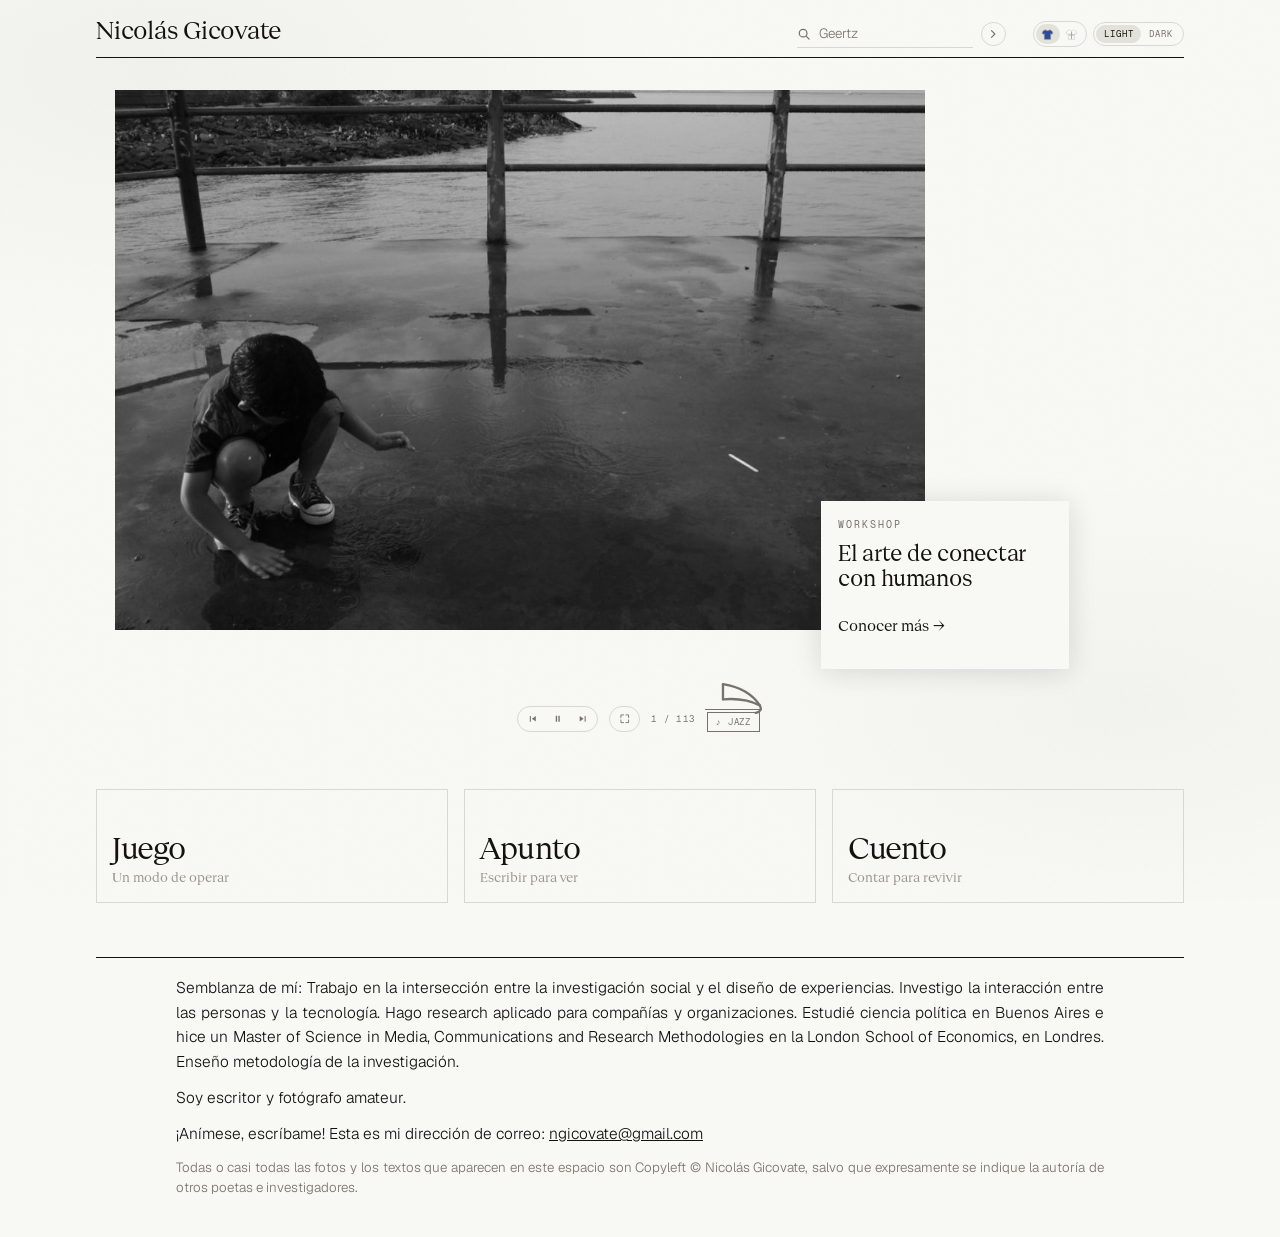
<file: index.html>
<!doctype html>
<html lang="es"><head>
<meta charset="utf-8">
<meta name="viewport" content="width=device-width,initial-scale=1">
<title>Nicolás Gicovate</title>
<meta name="description" content="Cuentos, apuntes y fotografías de Nicolás Gicovate.">
<link rel="canonical" href="https://ngicovate.github.io/gicovate/">
<link rel="icon" href="marca/icono.svg" type="image/svg+xml">
<link rel="apple-touch-icon" href="marca/icono-180.png">
<meta property="og:type" content="website">
<meta property="og:site_name" content="Nicolás Gicovate">
<meta property="og:locale" content="es_AR">
<meta property="og:title" content="Nicolás Gicovate - Obras Completas">
<meta property="og:description" content="Cuentos, apuntes y fotografías de Nicolás Gicovate.">
<meta property="og:url" content="https://ngicovate.github.io/gicovate/">
<meta property="og:image" content="https://ngicovate.github.io/gicovate/marca/compartir.jpg">
<meta property="og:image:width" content="1200">
<meta property="og:image:height" content="630">
<meta property="og:image:alt" content="Nicolás Gicovate. Cuentos, cuaderno de apuntes, bien jugado, el arte de conectar con humanos.">
<meta name="twitter:card" content="summary_large_image">
<meta name="claude:viewport-fit-sides" content="cover">
<style>
/* La carátula. Manda el workshop: su tarjeta se apoya sobre la foto y se sale
   del cuadro por la derecha. Abajo, tres tarjetas que leídas de izquierda a
   derecha dicen una frase —juego, apunto, cuento—, que es el orden en que se
   hace cualquier cosa: jugás con algo, lo anotás, lo contás.
   Las fotos entran enteras, nunca recortadas. */
@font-face{font-family:"Geist Serif";src:url("fuentes/GeistSerif-Regular.woff2") format("woff2");
  font-weight:400;font-style:normal;font-display:swap}
@font-face{font-family:"Geist";src:url("fuentes/Geist-Variable.woff2") format("woff2");
  font-weight:100 900;font-style:normal;font-display:swap}
@font-face{font-family:"Geist";src:url("fuentes/Geist-LightItalic.woff2") format("woff2");
  font-weight:300;font-style:italic;font-display:swap}
@font-face{font-family:"Geist Mono";src:url("fuentes/GeistMono-Regular.woff2") format("woff2");
  font-weight:400;font-style:normal;font-display:swap}
:root{
  --papel:#F8F8F5; --tinta:#13120F; --gris:#78736A; --linea:#D8D7D1;
  --papel-hondo:#EDEDE9; --acento:#C8102E; --marcado:#E2E1DA; --gris-claro:#99948A;
  /* Tres voces: la serif nombra, la sans se lee, la mono rotula. */
  --letra:"Geist",system-ui,-apple-system,"Helvetica Neue",Arial,sans-serif;
  --titulo:"Geist Serif",Georgia,"Times New Roman",serif;
  --ficha:"Geist Mono",ui-monospace,SFMono-Regular,Menlo,monospace;
  --tam:1.02; --peso:300; --peso-nombre:400;
  color-scheme:light;
}
/* Claro y oscuro. El papel no se vuelve negro puro: se vuelve una tinta
   cálida, para que siga pareciendo papel. Sin elección guardada manda el
   sistema; el botón guarda la decisión y desde ahí manda ella. */
@media (prefers-color-scheme: dark){
  :root:not([data-tema="claro"]){
    --papel:#14130F; --tinta:#EDEBE4; --gris:#908C83; --linea:#33312B;
    --papel-hondo:#1D1C17; --acento:#E8705C; --marcado:#2B2924; --gris-claro:#716D65;
    color-scheme:dark;
  }
}
:root[data-tema="oscuro"]{
  --papel:#14130F; --tinta:#EDEBE4; --gris:#908C83; --linea:#33312B;
  --papel-hondo:#1D1C17; --acento:#E8705C; --marcado:#2B2924; --gris-claro:#716D65;
  color-scheme:dark;
}

*{box-sizing:border-box}
body::after{content:"";position:fixed;inset:0;pointer-events:none;z-index:1;opacity:.5;
  background-image:url("data:image/svg+xml,%3Csvg xmlns='http://www.w3.org/2000/svg' width='160' height='160'%3E%3Cfilter id='g'%3E%3CfeTurbulence type='fractalNoise' baseFrequency='.9' numOctaves='3'/%3E%3CfeColorMatrix type='saturate' values='0'/%3E%3C/filter%3E%3Crect width='160' height='160' filter='url(%23g)' opacity='.035'/%3E%3C/svg%3E")}
.limite{position:relative;z-index:2}
body{margin:0;background-color:var(--papel);
  background-image:radial-gradient(ellipse 70% 50% at 12% 8%, rgba(92,92,86,.05), transparent 60%),
                   radial-gradient(ellipse 60% 45% at 88% 78%, rgba(92,92,86,.04), transparent 55%);
  background-attachment:fixed;color:var(--tinta);
  font-family:var(--letra);font-weight:var(--peso);line-height:1.6}
.limite{max-width:70rem;margin:0 auto;
  padding-left:max(16px,env(safe-area-inset-left,0px));
  padding-right:max(16px,env(safe-area-inset-right,0px))}

.filete{border-bottom:1px solid var(--tinta);display:flex;align-items:baseline;
  justify-content:space-between;gap:1rem;padding:1.1rem 0 .6rem;flex-wrap:wrap}
.nombre{font-family:var(--titulo);font-weight:var(--peso-nombre);font-size:calc(1.5rem * var(--tam));
  line-height:1;margin:0;letter-spacing:-.01em}
/* Los dos controles van juntos y despegados del buscador: son una cosa
   aparte, y pegados al campo parecían parte de él. */
.cabecera-der{display:flex;align-items:center;gap:.4rem}
.cabecera-der .buscar{margin-right:1.3rem}
.buscar{display:flex;align-items:center;gap:.5rem}
.campo{display:flex;align-items:center}
.lupa{width:14px;height:14px;flex:none;color:var(--gris);position:absolute;left:0;top:50%;
  transform:translateY(-50%);pointer-events:none}
/* Va con .buscar adelante a propósito: más abajo hay un .buscar input que
   pone el relleno en cero y, con la misma especificidad, ganaba el de abajo.
   El texto arrancaba encima de la lupa. */
.buscar .campo input{padding-left:1.35rem}
.buscar .rueda{left:1.35rem}
.ir{flex:none;display:inline-flex;align-items:center;justify-content:center;
  width:1.55rem;height:1.55rem;border:1px solid var(--linea);border-radius:999px;
  background:none;color:var(--gris);cursor:pointer;padding:0;
  transition:border-color .15s,color .15s}
.ir svg{width:12px;height:12px}
.ir:hover,.ir:focus-visible{border-color:var(--tinta);color:var(--tinta)}
.buscar input{background:none;border:none;border-bottom:1px solid var(--linea);
  font-family:var(--letra);font-weight:var(--peso);font-size:.84rem;color:var(--tinta);
  padding:.25rem 0;width:11rem;max-width:40vw}
.buscar input::placeholder{color:var(--gris)}
.buscar input:focus{outline:none;border-bottom-color:var(--tinta)}
.idioma{background:none;border:1px solid var(--linea);color:var(--gris);
  font-family:var(--ficha);font-weight:400;font-size:.68rem;line-height:1;letter-spacing:.16em;
  text-transform:uppercase;padding:.45rem .6rem;cursor:pointer}
.idioma:hover{border-color:var(--tinta);color:var(--tinta)}
/* La palabra que pasa por el buscador va en un span encima del campo, no en
   el placeholder, que no se puede animar. */
.campo{position:relative;display:block}
.rueda{position:absolute;top:0;right:0;bottom:0;display:flex;align-items:center;overflow:hidden;
  pointer-events:none;color:var(--gris);transition:opacity .2s ease;font-size:.84rem}
.rueda span{position:absolute;white-space:nowrap;left:0}
.campo:focus-within .rueda,.campo.escrito .rueda{opacity:0}
.campo:not(:has(input:placeholder-shown)) .rueda{opacity:0}
.buscar input.con-rueda::placeholder{color:transparent}
.buscar input.con-rueda:focus::placeholder{color:var(--gris)}
/* La que sale se va antes de que entre la siguiente. Si se cruzan a mitad de
   camino se leen las dos encimadas y parece un error. */
.rueda .sale{animation:rueda-sale .26s ease-in forwards}
.rueda .entra{animation:rueda-entra .3s .2s ease-out backwards}
@keyframes rueda-sale{to{opacity:0;transform:translateY(-.6em)}}
@keyframes rueda-entra{from{opacity:0;transform:translateY(.6em)}to{opacity:1;transform:none}}
@media (prefers-reduced-motion:reduce){.rueda .sale,.rueda .entra{animation:none}}

/* Las pastillas de dos segmentos: se ven las dos opciones y la puesta queda
   marcada. Son lo único redondo del sitio, porque son controles y no
   contenido. */
.pastilla{display:inline-flex;align-items:center;border:1px solid var(--linea);
  border-radius:999px;padding:2px;background:var(--papel)}
.pastilla button{border:none;background:none;border-radius:999px;cursor:pointer;
  font-family:var(--ficha);font-weight:400;font-size:.55rem;letter-spacing:.1em;
  text-transform:uppercase;color:var(--gris);line-height:1;padding:.3rem .5rem;
  display:inline-flex;align-items:center;transition:background .15s,color .15s}
.pastilla button:hover{color:var(--tinta)}
/* El segmento puesto se marca con un gris apenas más hondo que el papel, no
   con tinta llena: relleno de negro era la mancha más oscura de la página, y
   un interruptor no debería pesar más que una foto. */
.pastilla button[aria-pressed="true"]{background:var(--marcado);color:var(--tinta)}

/* Las camisetas no se rellenan de tinta como el texto: se apagan. La que no
   está puesta queda gris y a media luz, así el color lo pone solo el idioma
   en el que estás. */
.banderas button{padding:.2rem .34rem}
.banderas button svg{width:13px;height:13px}
.banderas button svg{display:block;transition:opacity .18s,filter .18s}
.banderas button[aria-pressed="true"]{background:var(--marcado)}
.banderas button[aria-pressed="false"] svg{opacity:.4;filter:grayscale(1)}
.banderas button:hover svg{opacity:1;filter:none}
/* Globito propio en lugar del title del navegador, que tarda casi un segundo
   en aparecer y no hay manera de apurarlo. Lo usa cualquier botón que traiga
   un data-nombre: las dos banderas y el de ver las fotos solas. */
[data-nombre]{position:relative}
[data-nombre]::after{content:attr(data-nombre);position:absolute;top:calc(100% + .45rem);
  left:50%;transform:translateX(-50%);background:var(--tinta);color:var(--papel);
  font-family:var(--ficha);font-weight:400;font-size:.56rem;letter-spacing:.14em;
  text-transform:uppercase;padding:.3rem .5rem;white-space:nowrap;
  opacity:0;pointer-events:none;transition:opacity .14s;z-index:2}
[data-nombre]:hover::after,[data-nombre]:focus-visible::after{opacity:1}
/* Los de la fila de mandos lo abren para arriba: viendo las fotos solas esa
   fila queda casi al borde de abajo y el globito se saldría de la pantalla. */
.mandos [data-nombre]::after{top:auto;bottom:calc(100% + .45rem)}

:root[data-lang="en"] .es{display:none}
:root:not([data-lang="en"]) .en{display:none}

/* La foto, grande y pegada a la izquierda, sin llegar al ancho de las tres
   tarjetas de abajo: el aire que queda a la derecha es donde la tarjeta del
   workshop se sale del cuadro. La asimetría es a propósito. */
.escena{position:relative;padding-block:2rem 3.6rem}
.cuadro{position:relative;width:78%}
.secuencia{position:relative;width:100%;aspect-ratio:3/2;max-height:60vh;overflow:hidden}
.secuencia img{position:absolute;inset:0;width:100%;height:100%;object-fit:contain;
  opacity:0;transition:opacity 1.6s ease-in-out}
.secuencia img.visible{opacity:1}

/* Debajo de la foto, los mandos: parar, saltar de a una y la radio. Van en las
   mismas pastillas que el claro y el oscuro, porque son controles y no
   contenido. Van centrados contra la página entera y no contra el cuadro:
   la foto entra sin recortarse, así que cuando es angosta o está parada no
   llega a los bordes del cuadro, y los botones pegados al margen izquierdo
   quedaban lejos de la foto, colgando solos. En el medio funcionan con
   cualquier foto. */
.cuadro{display:flex;flex-direction:column}
/* Todo se apoya abajo, en la misma línea, y no centrado: la vitrola es más
   alta que las pastillas, y centrada parecía colgada. Apoyada, la bocina le
   sale por arriba y el resto queda sobre el mismo piso. */
.mandos{display:flex;align-items:flex-end;justify-content:center;gap:.7rem;
  flex-wrap:wrap;margin-top:3.2rem}
/* Los dos rótulos sueltos se despegan del piso lo justo para que su renglón
   quede a la altura del que está escrito adentro del mueble de la vitrola,
   que es contra lo que el ojo los compara. Pegados abajo se leían hundidos. */
.cuenta,.emisora{padding-bottom:.44rem}
/* Los botones de las fotos no llevan texto sino el símbolo dibujado, así que
   el relleno se les ajusta a mano. */
.mandos .pastilla button svg{width:.72rem;height:.72rem;display:block}
.mandos .pastilla button:has(svg){padding:.26rem .42rem}
/* Este no se rellena al apretarlo, como hacen los segmentos de las otras
   pastillas: ahí el relleno marca cuál de las dos opciones está puesta, y acá
   no hay dos opciones sino un botón que cambia de dibujo. El dibujo ya dice
   todo lo que hay que decir. */
#foto-pausa[aria-pressed="true"]{background:none;color:var(--gris)}
#foto-pausa[aria-pressed="true"]:hover{color:var(--tinta)}
#foto-pausa .ic-sigue{display:none}
#foto-pausa[aria-pressed="true"] .ic-pausa{display:none}
#foto-pausa[aria-pressed="true"] .ic-sigue{display:block}

/* Ver las fotos solas. El cuadro se tira al frente y tapa la página entera,
   pero no va a pantalla completa del sistema a propósito: las fotos
   publicadas miden 1100 píxeles de lado largo, y estiradas a un monitor
   grande se empastan. Así que crecen hasta ahí y ni un píxel más, centradas
   sobre el papel. La tarjeta del workshop se va: lo que queda es la foto, los
   mandos y la música. */
body.solas{overflow:hidden}
body.solas .escena{position:fixed;inset:0;z-index:40;margin:0;background:var(--papel);
  padding:max(1rem,env(safe-area-inset-top,0px)) max(1rem,env(safe-area-inset-right,0px))
          max(1rem,env(safe-area-inset-bottom,0px)) max(1rem,env(safe-area-inset-left,0px));
  display:flex;flex-direction:column;align-items:center;justify-content:center;gap:1.3rem}
body.solas .cuadro{width:auto;max-width:100%}
/* El ancho sale del menor de tres topes: el de la foto, el de la ventana a lo
   ancho, y el que hace que la altura entre sin empujar los mandos afuera. */
body.solas .secuencia{max-height:none;
  width:min(1100px, calc(100vw - 3rem), calc((100vh - 8rem) * 1.5))}
body.solas .tarjeta{display:none}
body.solas .mandos{margin-top:0}
/* La vitrola no entra en una pastilla: es más alta que los otros controles y
   se apoya sobre la línea como un mueble. La bocina sale por arriba, apoyada
   sobre la tapa del mueble, que es la cajita donde vive todo lo de la música:
   el nombre que la prende, el botón de parar y el volumen. */
.vitrola{display:inline-flex;flex-direction:column;align-items:flex-start;
  color:var(--gris)}
.vitrola .bocina{width:2.9rem;height:2.07rem;display:block;margin-left:.62rem;margin-bottom:-2px}
.vitrola .caja{position:relative;display:inline-flex;align-items:center;gap:.5rem;
  border:1.4px solid currentColor;padding:.26rem .5rem;transition:background .15s}
/* La tapa del mueble, que sobresale de los dos lados. */
.vitrola .caja::before{content:"";position:absolute;left:-3px;right:-3px;top:-4.4px;
  border-top:1.4px solid currentColor}
/* Sonando, el mueble se llena, igual que el segmento puesto de una pastilla. */
.vitrola:has(#radio[aria-pressed="true"]){color:var(--tinta)}
.vitrola .caja:has(#radio[aria-pressed="true"]){background:var(--marcado)}
/* Todo lo de adentro es texto o dibujo sobre el mueble: sin fondo ni filo
   propio, para que la caja siga leyéndose como una sola cosa. */
.vitrola .caja button{background:none;border:none;padding:0;cursor:pointer;
  color:inherit;line-height:1;display:inline-flex;align-items:center;
  transition:opacity .15s}
.vitrola .caja button:hover,.vitrola .caja button:focus-visible{opacity:.62;outline:none}
.vitrola .prender{font-family:var(--ficha);font-weight:400;font-size:.55rem;
  letter-spacing:.1em;text-transform:uppercase}
.vitrola .caja button svg{width:.78rem;height:.78rem;display:block}
#mus-pausa[hidden],.vol[hidden]{display:none}
#mus-pausa .ic-sigue{display:none}
#mus-pausa[aria-pressed="true"] .ic-pausa{display:none}
#mus-pausa[aria-pressed="true"] .ic-sigue{display:block}

/* El volumen, como en un reproductor de video: se aprieta el parlante y sale
   una barrita al costado para correrla. Cerrada no ocupa lugar, así que la
   caja no se mueve cuando no la estás usando. En una computadora alcanza con
   pasarle el mouse por encima; en un teléfono, con tocar el parlante. */
.vol{display:inline-flex;align-items:center;gap:.3rem}
.vol .muda{display:none}
.vol.sin-sonido .ondas{display:none}
.vol.sin-sonido .muda{display:block}
.vol input[type=range]{-webkit-appearance:none;appearance:none;background:none;
  width:0;opacity:0;height:.8rem;margin:0;cursor:pointer;
  transition:width .2s ease,opacity .2s ease}
.vol:hover input[type=range],.vol:focus-within input[type=range],
.vol.abierta input[type=range]{width:2.8rem;opacity:1}
.vol input[type=range]::-webkit-slider-runnable-track{height:2px;background:currentColor;opacity:.4}
.vol input[type=range]::-webkit-slider-thumb{-webkit-appearance:none;width:7px;height:7px;
  border-radius:50%;background:currentColor;margin-top:-2.5px}
.vol input[type=range]::-moz-range-track{height:2px;background:currentColor;opacity:.4}
.vol input[type=range]::-moz-range-thumb{width:7px;height:7px;border:none;border-radius:50%;
  background:currentColor}
@media (prefers-reduced-motion:reduce){.vol input[type=range]{transition:none}}

#pantalla .ic-cerrar{display:none}
#pantalla[aria-pressed="true"] .ic-abrir{display:none}
#pantalla[aria-pressed="true"] .ic-cerrar{display:block}
/* Como el de parar: el dibujo ya dice en cuál de los dos estados está. */
#pantalla[aria-pressed="true"]{background:none;color:var(--gris)}
#pantalla[aria-pressed="true"]:hover{color:var(--tinta)}
.cuenta,.emisora{font-family:var(--ficha);font-weight:400;font-size:.58rem;
  letter-spacing:.14em;text-transform:uppercase;color:var(--gris);line-height:1}
/* El nombre de la emisora es también el modo de cambiarla, así que va
   subrayado: es lo único de la fila que se puede tocar y no parece botón. */
/* El relleno de abajo es el mismo que el de la cuenta, y va escrito acá
   porque este bloque viene después y un «padding:0» se lo comía. */
.emisora{background:none;border:none;padding:0 0 .44rem;cursor:pointer;
  text-decoration:underline;text-decoration-thickness:1px;text-underline-offset:.4em}
.emisora:hover,.emisora:focus-visible{color:var(--tinta)}
.emisora[hidden]{display:none}

/* La tarjeta queda clavada en el borde derecho del recuadro, centrada sobre
   él: mitad adentro, mitad afuera. Antes se medía la foto puesta y la tarjeta
   iba a buscar su esquina, lo que era exacto pero la hacía saltar unos píxeles
   con cada cambio de foto, y eso molesta a la vista. Fija, las apaisadas —que
   son 106 de 116— la tocan igual; las seis que están paradas quedan sin
   alcanzarla, y es un precio barato por la quietud. */
/* Sin la bajada la tarjeta quedaría apretada contra su propio texto. Se le
   deja el mismo cuerpo y el aire va adentro: el nombre respira y el «conocer
   más» queda lejos, que es lo que la hace parecer una tarjeta y no un cartel. */
.tarjeta{position:absolute;right:0;bottom:-2.4rem;transform:translateX(50%);
  width:clamp(13rem,20vw,15.5rem);min-height:10.5rem;
  display:flex;flex-direction:column;
  display:block;text-decoration:none;color:inherit;
  background:var(--papel);box-shadow:0 2px 26px rgba(19,18,15,.14);
  padding:1.05rem 1.1rem .95rem;transition:background .18s}
/* En oscuro la sombra no se distingue contra la foto, así que la tarjeta
   necesita un filo para seguir leyéndose como tarjeta. */
:root[data-tema="oscuro"] .tarjeta{border:1px solid var(--linea)}
@media (prefers-color-scheme: dark){
  :root:not([data-tema="claro"]) .tarjeta{border:1px solid var(--linea)}
}
.tarjeta .arriba{display:block;font-family:var(--ficha);font-weight:400;font-size:.6rem;
  letter-spacing:.2em;text-transform:uppercase;color:var(--gris)}
.tarjeta h2{font-family:var(--titulo);font-weight:400;font-size:calc(1.36rem * var(--tam));line-height:1.14;
  letter-spacing:-.012em;margin:.5rem 0 0;transition:letter-spacing .18s}
.tarjeta .bajada{font-size:calc(.82rem * var(--tam));margin:.55rem 0 0}
/* «Conocer más» es una invitación, no una categoría: va en la letra del
   nombre y en minúscula. El rótulo de arriba, «workshop», sí clasifica, y por
   eso se queda en versalitas. */
.tarjeta .entrar{display:inline-block;font-family:var(--titulo);font-weight:400;
  font-size:calc(.92rem * var(--tam));margin-top:auto;padding-top:1.4rem}
/* Al pasarle por encima, la tarjeta del workshop se llena del único color
   que tiene el sitio. Las tres de abajo se llenan de tinta; esta de color,
   porque es la principal y conviene que se distinga de las otras. */
.tarjeta:hover,.tarjeta:focus-visible{background:var(--acento);color:var(--papel)}
/* La Geist Serif no tiene cursiva, así que el navegador la inventaría
   deformando la letra. En su lugar, al pasar por encima la palabra se abre
   un poco: el relleno de tinta ya es la señal fuerte, esto la acompaña. */
.tarjeta:hover h2,.tarjeta:focus-visible h2{letter-spacing:.004em}
.tarjeta:hover .arriba,.tarjeta:focus-visible .arriba{color:var(--papel);opacity:.78}

/* Las tres de abajo, a todo el ancho. Al pasar por encima se dan vuelta en
   tinta llena y la palabra se pone en itálica. */
.tres{display:grid;grid-template-columns:repeat(3,1fr);gap:1rem;padding-bottom:2.4rem}
.chi{display:flex;flex-direction:column;justify-content:flex-end;min-height:7.1rem;
  text-decoration:none;color:inherit;border:1px solid var(--linea);padding:1rem .95rem .9rem;
  transition:border-color .18s, background .18s, color .18s}
.chi .palabra{font-family:var(--titulo);font-size:calc(1.82rem * var(--tam));line-height:1.02;
  letter-spacing:-.018em;display:block;transition:letter-spacing .18s}
/* Las bajadas tienen distinto largo; sin un alto fijo, las tres palabras
   arrancan a distinta altura y se nota. */
/* La frase no es un rótulo: es una frase. Por eso va en la misma serif del
   nombre, en minúscula y en un gris más claro, en lugar de en versalitas
   espaciadas, que es el disfraz con el que se visten las etiquetas. Y va dos
   pasos por detrás de la palabra —más chica y más clara— para que el nombre
   se lea primero y de lejos. */
.chi .que{display:block;font-family:var(--titulo);font-weight:400;font-size:calc(.82rem * var(--tam));
  color:var(--gris-claro);margin-top:.34rem;line-height:1.3;height:1.35em;overflow:hidden;
  transition:color .18s}
.chi:hover,.chi:focus-visible{border-color:var(--tinta);background:var(--tinta);color:var(--papel)}
.chi:hover .que,.chi:focus-visible .que{color:#a39d91}
.chi:hover .palabra,.chi:focus-visible .palabra{letter-spacing:.01em}

/* Medía 48rem y arrancaba pegada al margen izquierdo, así que el filete de
   arriba se cortaba a mitad de página y el bloque entero quedaba escorado.
   Ahora el filete cruza de lado a lado, como el de la cabecera, y el texto va
   centrado debajo, justificado y más ancho, así cierra parejo de los dos
   lados y ocupa menos alto. */
.semblanza{border-top:1px solid var(--tinta);margin-top:1rem;padding:1.1rem 0 2.4rem}
.semblanza p{margin:0 auto .7rem;max-width:58rem;font-size:calc(.95rem * var(--tam));
  /* Justificado, para que el bloque cierre como un rectángulo. Va con guionado
     automático: justificar sin partir palabras abre ríos de espacio en blanco
     entre las palabras, sobre todo en castellano, que tiene palabras largas. */
  text-align:justify;hyphens:auto;-webkit-hyphens:auto}
.semblanza p:last-child{margin-bottom:0}
.semblanza .chico{font-size:calc(.82rem * var(--tam));color:var(--gris);line-height:1.5}
.semblanza a{color:var(--tinta)}

@media (max-width:860px){
  /* En el teléfono no hay aire al costado: la foto va a todo el ancho y la
     tarjeta pasa a apoyarse debajo, montada apenas sobre el borde. Lleva
     z-index porque la foto está posicionada y si no le pasa por encima. */
  .cuadro{width:100%}
  .tarjeta{position:relative;z-index:2;width:100%;right:auto;bottom:auto;
    transform:none;margin-top:-2.2rem}
  .escena{padding-block:1.6rem 1.2rem}
  /* La tarjeta se apoya pegada a la foto y empuja todo hacia abajo, así que
     acá los mandos no necesitan el aire que necesitan en pantalla ancha. */
  .mandos{margin-top:1.1rem}
  /* Viendo las fotos solas, en un teléfono el ancho es todo lo que hay: una
     foto apaisada en una pantalla parada ya es chica de por sí, y el margen
     de los costados le sacaba lo poco que le quedaba. */
  body.solas .escena{padding-left:0;padding-right:0}
  body.solas .secuencia{width:min(100vw, calc((100vh - 7rem) * 1.5))}
  .chi{min-height:6rem;padding:.7rem .62rem .62rem}
  .chi .palabra{font-size:calc(1.3rem * var(--tam))}
  .chi .que{font-size:calc(.72rem * var(--tam));height:2.7em;line-height:1.3}
  .tres{gap:.55rem}
}
@media (prefers-reduced-motion:reduce){.secuencia img{transition:none}}
</style>

<script>try{var t=localStorage.getItem('tema');if(t)document.documentElement.setAttribute('data-tema',t)}catch(e){}</script>
</head><body>
<div class="limite">
  <div class="filete">
    <p class="nombre">Nicolás Gicovate</p>
    <div class="cabecera-der">
      <form class="buscar" action="buscar.html" role="search">
        <span class="campo">
          <svg class="lupa" viewBox="0 0 16 16" aria-hidden="true" focusable="false"><circle cx="7" cy="7" r="4.4" fill="none" stroke="currentColor" stroke-width="1.4"/><path d="m10.5 10.5 3.3 3.3" stroke="currentColor" stroke-width="1.4" stroke-linecap="round"/></svg>
          <input type="search" name="q" placeholder="Buscar" aria-label="Buscar una palabra" autocomplete="off" spellcheck="false">
          <span class="rueda" aria-hidden="true"></span>
        </span>
        <button class="ir" type="submit" aria-label="Buscar"><svg viewBox="0 0 16 16" aria-hidden="true" focusable="false"><path d="m6 3.5 4.5 4.5L6 12.5" fill="none" stroke="currentColor" stroke-width="1.5" stroke-linecap="round" stroke-linejoin="round"/></svg></button>
      </form>
      <div class="pastilla banderas" id="idioma" role="group" aria-label="Idioma">
        <button type="button" data-lang="es" aria-pressed="true" data-nombre="Español" aria-label="Español">
          <svg viewBox="0 0 24 24" width="16" height="16" aria-hidden="true" focusable="false">
          <defs><clipPath id="c-ar"><path d="M8.2 3.2 L3.6 5.9 L2.1 10.2 L5.3 11.4 L6.3 10.1 L6.3 21 L17.7 21 L17.7 10.1 L18.7 11.4 L21.9 10.2 L20.4 5.9 L15.8 3.2 C14.9 5.8 9.1 5.8 8.2 3.2 Z"/></clipPath></defs>
          <g clip-path="url(#c-ar)"><rect width="24" height="24" fill="#2C4B9B"/></g>
          <path d="M8.2 3.2 L3.6 5.9 L2.1 10.2 L5.3 11.4 L6.3 10.1 L6.3 21 L17.7 21 L17.7 10.1 L18.7 11.4 L21.9 10.2 L20.4 5.9 L15.8 3.2 C14.9 5.8 9.1 5.8 8.2 3.2 Z" fill="none" stroke="#8C8880" stroke-width="1.1" stroke-linejoin="round"/>
        </svg>
        </button>
        <button type="button" data-lang="en" aria-pressed="false" data-nombre="English" aria-label="English">
          <svg viewBox="0 0 24 24" width="16" height="16" aria-hidden="true" focusable="false">
          <defs><clipPath id="c-en"><path d="M8.2 3.2 L3.6 5.9 L2.1 10.2 L5.3 11.4 L6.3 10.1 L6.3 21 L17.7 21 L17.7 10.1 L18.7 11.4 L21.9 10.2 L20.4 5.9 L15.8 3.2 C14.9 5.8 9.1 5.8 8.2 3.2 Z"/></clipPath></defs>
          <g clip-path="url(#c-en)"><rect width="24" height="24" fill="#fff"/><rect x="11" y="6.5" width="2" height="14.5" fill="#CE1124"/><rect x="6.3" y="11.8" width="11.4" height="2" fill="#CE1124"/></g>
          <path d="M8.2 3.2 L3.6 5.9 L2.1 10.2 L5.3 11.4 L6.3 10.1 L6.3 21 L17.7 21 L17.7 10.1 L18.7 11.4 L21.9 10.2 L20.4 5.9 L15.8 3.2 C14.9 5.8 9.1 5.8 8.2 3.2 Z" fill="none" stroke="#8C8880" stroke-width="1.1" stroke-linejoin="round"/>
        </svg>
        </button>
      </div>
      <div class="pastilla" id="tema" role="group" aria-label="Tema">
        <button type="button" data-tema="claro" aria-pressed="true">Light</button>
        <button type="button" data-tema="oscuro" aria-pressed="false">Dark</button>
      </div>
    </div>
  </div>

  <div class="escena">
    <div class="cuadro">
    <div class="secuencia" id="secuencia">
      <img class="visible" src="fotos/muelle.jpg" alt="Crónica sobre un muelle">
      <img data-src="fotos/tierra-rodar-1.jpg" alt="Una casa rodante">
      <img data-src="fotos/muelle-10.jpg" alt="Siluetas al final de un muelle al atardecer">
      <img data-src="fotos/breakdance-1.jpg" alt="Un bailarín de breakdance cabeza abajo">
      <img data-src="fotos/blues-10.jpg" alt="Fotografía de Nicolás Gicovate">
      <img data-src="fotos/carrito-2.jpg" alt="Bajando una cuesta sobre un carrito de madera">
      <img data-src="fotos/optimist-10.jpg" alt="Serie i am an Optimist">
      <img data-src="fotos/colectivo-1.jpg" alt="Alguien dormido en el asiento de un colectivo">
      <img data-src="fotos/overthinking-1.jpg" alt="Fotografía de Nicolás Gicovate">
      <img data-src="fotos/bebe-geronimo.jpg" alt="Las piernas de un bebé recién nacido">
      <img data-src="fotos/carrito-3.jpg" alt="Bajando una cuesta sobre un carrito de madera">
      <img data-src="fotos/boxeo.jpg" alt="Guantes y botas de box colgados junto a una ventana">
      <img data-src="fotos/navegada-5.jpg" alt="Dos amigos riéndose a bordo, a contraluz">
      <img data-src="fotos/abuelo.jpg" alt="Autorretrato con mi abuelo">
      <img data-src="fotos/cartagena.jpg" alt="Una mujer sonríe junto a un puesto de frutas, en Cartagena">
      <img data-src="fotos/arbol-y-auto.jpg" alt="Un árbol viejo y un auto estacionado entre plantas">
      <img data-src="fotos/cavilaciones.jpg" alt="Fotografía de Nicolás Gicovate">
      <img data-src="fotos/arrumacos-en-cacciola.jpg" alt="Un hombre y una bicicleta a bordo del barco">
      <img data-src="fotos/clases-colombia-3.jpg" alt="Fotografía de Nicolás Gicovate">
      <img data-src="fotos/blues-train.jpg" alt="Blues Train">
      <img data-src="fotos/dibujo-saltando.jpg" alt="Un dibujo de figuras saltando, pinchado en un corcho">
      <img data-src="fotos/cascada.jpg" alt="Gente bajo una cascada">
      <img data-src="fotos/entre-las-rocas.jpg" alt="Un chico en la playa, visto entre dos rocas">
      <img data-src="fotos/cielo.jpg" alt="Un farol contra el cielo nublado">
      <img data-src="fotos/estudio-researcher.jpg" alt="Fotografía de Nicolás Gicovate">
      <img data-src="fotos/clases-colombia-1.jpg" alt="Fotografía de Nicolás Gicovate">
      <img data-src="fotos/colectivo-3.jpg" alt="Una nena y una mujer en el asiento del colectivo">
      <img data-src="fotos/flor-que-orbito.jpg" alt="Fotografía de Nicolás Gicovate">
      <img data-src="fotos/dinosaurio.jpg" alt="Dos hermanos mirando hacia arriba un dinosaurio de metal, en un parque">
      <img data-src="fotos/frio.jpg" alt="Una estructura de madera bajo la nieve, de noche">
      <img data-src="fotos/garotas-de-ipanema.jpg" alt="Dos chicas en la playa de Ipanema">
      <img data-src="fotos/globos.jpg" alt="Fotografía de Nicolás Gicovate">
      <img data-src="fotos/hoja-de-ginkgo.jpg" alt="Un chico con una hoja de ginkgo junto a la ventanilla de un auto, y su hermano mirándolo desde adentro">
      <img data-src="fotos/hamaca-amarilla.jpg" alt="Fotografía de Nicolás Gicovate">
      <img data-src="fotos/jardin-contraluz.jpg" alt="Un sendero de jardín con el sol a contraluz">
      <img data-src="fotos/luz-artificial.jpg" alt="Fotografía de Nicolás Gicovate">
      <img data-src="fotos/lobo-marino.jpg" alt="Un lobo marino junto a un pescador que filetea">
      <img data-src="fotos/madre-e-hija.jpg" alt="Dos mujeres en la puerta de una casa, en Medellín">
      <img data-src="fotos/mano-de-piedra.jpg" alt="Fotografía de Nicolás Gicovate">
      <img data-src="fotos/maquina-de-escribir.jpg" alt="Fotografía de Nicolás Gicovate">
      <img data-src="fotos/maquinista.jpg" alt="Un maquinista asomado a una locomotora roja">
      <img data-src="fotos/milonga.jpg" alt="Fotografía de Nicolás Gicovate">
      <img data-src="fotos/mate.jpg" alt="Un mate">
      <img data-src="fotos/mini-hombre-de-la-city.jpg" alt="Un chico de camisa y corbata contra una pared de ladrillos">
      <img data-src="fotos/mexico-df.jpg" alt="Una mujer abre la puerta de una casa en México DF">
      <img data-src="fotos/musica-de-sofa.jpg" alt="Fotografía de Nicolás Gicovate">
      <img data-src="fotos/murga.jpg" alt="Las piernas de una murga bailando de noche">
      <img data-src="fotos/noche-en-el-campo.jpg" alt="Un campo de noche, apenas iluminado">
      <img data-src="fotos/navegada.jpg" alt="Fotografía de Nicolás Gicovate">
      <img data-src="fotos/olimpiada-inventiva.jpg" alt="Chicos en la olimpíada argentina de inventiva">
      <img data-src="fotos/overthinking-3.jpg" alt="Fotografía de Nicolás Gicovate">
      <img data-src="fotos/padre-hijo-colectivo.jpg" alt="Un padre y su hijo en el colectivo">
      <img data-src="fotos/patovas.jpg" alt="Fotografía de Nicolás Gicovate">
      <img data-src="fotos/padre-hijo-delta.jpg" alt="Fotografía de Nicolás Gicovate">
      <img data-src="fotos/pileta.jpg" alt="Un nadador solo junto a una pileta olímpica">
      <img data-src="fotos/pandilla-al-atardecer.jpg" alt="Unos chicos sentados sobre una muralla, al atardecer">
      <img data-src="fotos/reading-in-the-dark.jpg" alt="Fotografía de Nicolás Gicovate">
      <img data-src="fotos/pared-rosa.jpg" alt="Una pared rosa contra el cielo">
      <img data-src="fotos/skater.jpg" alt="Un skater en bajada con las manos en el asfalto">
      <img data-src="fotos/patinadoras.jpg" alt="Fotografía de Nicolás Gicovate">
      <img data-src="fotos/solos-y-solas.jpg" alt="Casi todo oscuro, apenas una forma">
      <img data-src="fotos/perdido.jpg" alt="Un cartel de perro perdido en una pared con sombras">
      <img data-src="fotos/muelle-11.jpg" alt="Una caña de pescar sobre el agua">
      <img data-src="fotos/blues-2.jpg" alt="Fotografía de Nicolás Gicovate">
      <img data-src="fotos/perro-en-la-calle.jpg" alt="Un perro sentado junto a un poste, en la vereda">
      <img data-src="fotos/optimist-3.jpg" alt="Serie i am an Optimist">
      <img data-src="fotos/pingponguista.jpg" alt="Fotografía de Nicolás Gicovate">
      <img data-src="fotos/overthinking-5.jpg" alt="Fotografía de Nicolás Gicovate">
      <img data-src="fotos/pintura-azul.jpg" alt="Pintura blanca chorreada sobre azul">
      <img data-src="fotos/carrito.jpg" alt="Bajando una cuesta sobre un carrito de madera">
      <img data-src="fotos/puerta.jpg" alt="Fotografía de Nicolás Gicovate">
      <img data-src="fotos/navegada-6.jpg" alt="Siluetas a bordo contra el sol bajo">
      <img data-src="fotos/salto.jpg" alt="Fotografía de Nicolás Gicovate">
      <img data-src="fotos/muelle-2.jpg" alt="Crónica sobre un muelle">
      <img data-src="fotos/solos-y-solas-2.jpg" alt="Casi todo oscuro, apenas una forma">
      <img data-src="fotos/blues-3.jpg" alt="Fotografía de Nicolás Gicovate">
      <img data-src="fotos/optimist-4.jpg" alt="Serie i am an Optimist">
      <img data-src="fotos/vecino-carpintero.jpg" alt="Una persona haciendo la vertical en un jardín">
      <img data-src="fotos/overthinking-6.jpg" alt="Fotografía de Nicolás Gicovate">
      <img data-src="fotos/visor-3.jpg" alt="Un visor de monedas frente al mar">
      <img data-src="fotos/muelle-2017.jpg" alt="Pescadores al final de un muelle sobre el río">
      <img data-src="fotos/visor-amarillo.jpg" alt="Un visor de monedas amarillo frente al mar">
      <img data-src="fotos/blues-4.jpg" alt="Fotografía de Nicolás Gicovate">
      <img data-src="fotos/visor-verde.jpg" alt="Un visor de monedas verde frente al mar">
      <img data-src="fotos/optimist-5.jpg" alt="Serie i am an Optimist">
      <img data-src="fotos/yo.jpg" alt="Autorretrato reflejado en una vidriera, con la cámara en la cara">
      <img data-src="fotos/muelle-3.jpg" alt="Crónica sobre un muelle">
      <img data-src="fotos/tierra-rodar-2.jpg" alt="Una casa rodante">
      <img data-src="fotos/blues-5.jpg" alt="Fotografía de Nicolás Gicovate">
      <img data-src="fotos/optimist-7.jpg" alt="Serie i am an Optimist">
      <img data-src="fotos/breakdance-2.jpg" alt="Un salto sobre el ring, bajo las luces">
      <img data-src="fotos/muelle-4.jpg" alt="Crónica sobre un muelle">
      <img data-src="fotos/carrito-4.jpg" alt="Un hombre con un carrito de supermercado en una playa de estacionamiento">
      <img data-src="fotos/blues-6.jpg" alt="Fotografía de Nicolás Gicovate">
      <img data-src="fotos/colectivo-2.jpg" alt="Un hombre dormido contra la ventanilla">
      <img data-src="fotos/optimist-8.jpg" alt="Serie i am an Optimist">
      <img data-src="fotos/tierra-rodar-3.jpg" alt="Una casa rodante">
      <img data-src="fotos/muelle-5.jpg" alt="Crónica sobre un muelle">
      <img data-src="fotos/breakdance-3.jpg" alt="Manos sobre las sogas del ring, bajo luz roja">
      <img data-src="fotos/blues-7.jpg" alt="Fotografía de Nicolás Gicovate">
      <img data-src="fotos/tierra-rodar-4.jpg" alt="Una casa rodante">
      <img data-src="fotos/optimist-9.jpg" alt="Serie i am an Optimist">
      <img data-src="fotos/muelle-6.jpg" alt="Crónica sobre un muelle">
      <img data-src="fotos/breakdance-4.jpg" alt="El público alrededor del ring">
      <img data-src="fotos/blues-8.jpg" alt="Fotografía de Nicolás Gicovate">
      <img data-src="fotos/tierra-rodar-5.jpg" alt="Una casa rodante">
      <img data-src="fotos/optimist.jpg" alt="Serie i am an Optimist">
      <img data-src="fotos/breakdance-5.jpg" alt="Una mano extendida entre la cuadrilla, bajo luz azul">
      <img data-src="fotos/muelle-7.jpg" alt="Crónica sobre un muelle">
      <img data-src="fotos/tierra-rodar-6.jpg" alt="Una casa rodante">
      <img data-src="fotos/muelle-8.jpg" alt="Crónica sobre un muelle">
      <img data-src="fotos/tierra-rodar-7.jpg" alt="Una casa rodante">
      <img data-src="fotos/muelle-9.jpg" alt="Crónica sobre un muelle">
    </div>
    <a class="tarjeta" href="each.html">
      <span class="arriba">Workshop</span>
      <h2><span class="es">El arte de conectar con humanos</span><span class="en">The art of connecting with humans</span></h2>
      <span class="entrar"><span class="es">Conocer más →</span><span class="en">Read more →</span></span>
    </a>
    </div>
    <!-- Los símbolos son los de cualquier reproductor: dos barras para parar,
         el triángulo para seguir, y el triángulo contra una barra para saltar
         de foto, como se salta de tema. Van dibujados acá y no puestos como
         caracteres (⏸ ⏭) porque cada sistema los dibuja a su manera y algunos
         los convierten en emoji de color, que acá cantaría. -->
    <div class="mandos">
      <div class="pastilla" role="group" aria-label="Las fotos">
        <button type="button" id="foto-antes" aria-label="Foto anterior">
          <svg viewBox="0 0 24 24" fill="currentColor" aria-hidden="true"><rect x="5.9" y="6" width="2.2" height="12" rx=".4"/><path d="M18.4 6.5v11L10.2 12z"/></svg>
        </button>
        <button type="button" id="foto-pausa" aria-pressed="false" aria-label="Parar las fotos">
          <svg class="ic-pausa" viewBox="0 0 24 24" fill="currentColor" aria-hidden="true"><rect x="7.8" y="5.9" width="2.9" height="12.2" rx=".4"/><rect x="13.3" y="5.9" width="2.9" height="12.2" rx=".4"/></svg>
          <svg class="ic-sigue" viewBox="0 0 24 24" fill="currentColor" aria-hidden="true"><path d="M7.6 5.6v12.8L18.6 12z"/></svg>
        </button>
        <button type="button" id="foto-despues" aria-label="Foto siguiente">
          <svg viewBox="0 0 24 24" fill="currentColor" aria-hidden="true"><path d="M5.6 6.5v11l8.2-5.5z"/><rect x="15.9" y="6" width="2.2" height="12" rx=".4"/></svg>
        </button>
      </div>
      <div class="pastilla" role="group" aria-label="Pantalla">
        <button type="button" id="pantalla" aria-pressed="false" data-nombre="Full screen" aria-label="Ver las fotos solas">
          <svg class="ic-abrir" viewBox="0 0 24 24" fill="none" stroke="currentColor" stroke-width="1.9" stroke-linecap="round" stroke-linejoin="round" aria-hidden="true"><path d="M4 9.5V4h5.5M20 9.5V4h-5.5M4 14.5V20h5.5M20 14.5V20h-5.5"/></svg>
          <svg class="ic-cerrar" viewBox="0 0 24 24" fill="none" stroke="currentColor" stroke-width="1.9" stroke-linecap="round" stroke-linejoin="round" aria-hidden="true"><path d="M9.5 4v5.5H4M14.5 4v5.5H20M9.5 20v-5.5H4M14.5 20v-5.5H20"/></svg>
        </button>
      </div>
      <span class="cuenta" id="cuenta"></span>
      <!-- La vitrola. La bocina va dibujada —el mástil, la vela curva y el
           cuello que baja— y el mueble no se dibuja: es una cajita de verdad.
           Adentro vive todo lo de la música: el nombre, que es el que la
           prende y la apaga; el botón de parar; y el volumen, que se abre
           como una barrita al apretarlo. Así no hay botones sueltos dando
           vueltas por la fila: lo de la música está adentro de la vitrola, y
           lo de las fotos afuera. -->
      <div class="vitrola">
        <svg class="bocina" viewBox="0 0 42 30" fill="none" stroke="currentColor" stroke-width="2.1" stroke-linecap="round" stroke-linejoin="round" aria-hidden="true">
          <path d="M5.4 2.8V16.6"/>
          <path d="M5.4 2.8C18.6 4.9 31.6 11 38.8 22.2"/>
          <path d="M5.4 16.6c12-1 25.1 1.1 33.4 5.6"/>
          <path d="M38.8 22.2c1.8 3 .5 6.2-3.7 6.7"/>
        </svg>
        <div class="caja">
          <button type="button" id="radio" class="prender" aria-pressed="false">&#9834; jazz</button>
          <button type="button" id="mus-pausa" aria-pressed="false" aria-label="Parar la música" hidden>
            <svg class="ic-pausa" viewBox="0 0 24 24" fill="currentColor" aria-hidden="true"><rect x="7.8" y="5.9" width="2.9" height="12.2" rx=".4"/><rect x="13.3" y="5.9" width="2.9" height="12.2" rx=".4"/></svg>
            <svg class="ic-sigue" viewBox="0 0 24 24" fill="currentColor" aria-hidden="true"><path d="M7.6 5.6v12.8L18.6 12z"/></svg>
          </button>
          <span class="vol" id="vol" hidden>
            <button type="button" id="vol-boton" aria-label="Volumen" aria-expanded="false">
              <svg viewBox="0 0 24 24" aria-hidden="true">
                <path d="M4 9.4h3.4L11.8 5.6v12.8L7.4 14.6H4z" fill="currentColor"/>
                <g class="ondas" fill="none" stroke="currentColor" stroke-width="1.7" stroke-linecap="round">
                  <path d="M14.8 9.4a3.9 3.9 0 0 1 0 5.2"/>
                  <path d="M17.4 6.9a7.5 7.5 0 0 1 0 10.2"/>
                </g>
                <g class="muda" fill="none" stroke="currentColor" stroke-width="1.7" stroke-linecap="round">
                  <path d="M15 9.6l4.6 4.8M19.6 9.6L15 14.4"/>
                </g>
              </svg>
            </button>
            <input type="range" id="vol-barra" min="0" max="1" step="0.05" value="1" aria-label="Volumen">
          </span>
        </div>
      </div>
      <button type="button" class="emisora" id="emisora" hidden></button>
    </div>
  </div>

  <nav class="tres">
    <a class="chi" href="juego.html">
      <span class="palabra"><span class="es">Juego</span><span class="en">Play</span></span>
      <span class="que"><span class="es">Un modo de operar</span><span class="en">A way of operating</span></span>
    </a>
    <a class="chi" href="cuaderno-de-apuntes.html">
      <span class="palabra"><span class="es">Apunto</span><span class="en">Note</span></span>
      <span class="que"><span class="es">Escribir para ver</span><span class="en">Writing to see</span></span>
    </a>
    <a class="chi" href="cuentos.html">
      <span class="palabra"><span class="es">Cuento</span><span class="en">Tell</span></span>
      <span class="que"><span class="es">Contar para revivir</span><span class="en">Telling to live it again</span></span>
    </a>
  </nav>

  <div class="semblanza">
    <p>Semblanza de mí: Trabajo en la intersección entre la investigación social y el diseño de experiencias. Investigo la interacción entre las personas y la tecnología. Hago research aplicado para compañías y organizaciones. Estudié ciencia política en Buenos Aires e hice un Master of Science in Media, Communications and Research Methodologies en la London School of Economics, en Londres. Enseño metodología de la investigación.</p>
    <p>Soy escritor y fotógrafo amateur.</p>
    <p>¡Anímese, escríbame! Esta es mi dirección de correo: <a href="mailto:ngicovate@gmail.com">ngicovate@gmail.com</a></p>
    <p class="chico">Todas o casi todas las fotos y los textos que aparecen en este espacio son Copyleft © Nicolás Gicovate, salvo que expresamente se indique la autoría de otros poetas e investigadores.</p>
  </div>

</div>


<script>
(function(){
  var r=document.documentElement;
  var banderas=document.getElementById('idioma');
  banderas.addEventListener('click',function(ev){
    var b=ev.target.closest('button'); if(!b) return;
    r.setAttribute('data-lang',b.dataset.lang);
    [].forEach.call(banderas.querySelectorAll('button'),function(x){
      x.setAttribute('aria-pressed', x.dataset.lang===b.dataset.lang?'true':'false');
    });
  });

  var caja=document.getElementById('secuencia');
  var fotos=[].slice.call(caja.querySelectorAll('img')), i=0;
  var cuenta=document.getElementById('cuenta');
  var bPausa=document.getElementById('foto-pausa');
  var quieto=window.matchMedia('(prefers-reduced-motion: reduce)').matches;
  var reloj=null, pausada=false;

  function cargar(n){
    var f=fotos[(n+fotos.length)%fotos.length];
    if(!f.src && f.dataset.src) f.src=f.dataset.src;
  }
  // Se adelantan las dos vecinas, no sólo la siguiente: ahora también se puede
  // ir para atrás, y una foto que no llegó a cargar aparece como un hueco.
  function ir(paso){
    fotos[i].classList.remove('visible');
    i=(i+paso+fotos.length)%fotos.length;
    cargar(i); cargar(i+1); cargar(i-1);
    fotos[i].classList.add('visible');
    cuenta.textContent=(i+1)+' / '+fotos.length;
  }
  // Apenas más rápido que antes, que eran 4200: lo justo para que la foto
  // siguiente llegue antes de que uno se haya acomodado del todo en la que
  // está mirando.
  function arrancar(){ if(reloj) return; reloj=setInterval(function(){ir(1);},3700); }
  function parar(){ clearInterval(reloj); reloj=null; }
  function poner(p){
    pausada=p;
    if(p) parar(); else arrancar();
    // El dibujo lo cambia el CSS mirando aria-pressed: puesto en true se ve el
    // triángulo de seguir, y en false las dos barras de parar.
    bPausa.setAttribute('aria-pressed',p?'true':'false');
    bPausa.setAttribute('aria-label',p?'Seguir pasando las fotos solas':'Parar las fotos');
  }
  cargar(1);
  cuenta.textContent='1 / '+fotos.length;
  // Con el sistema puesto en «menos movimiento» arrancan quietas, pero las
  // flechas siguen andando: quien no quiere que se muevan solas igual puede
  // mirarlas de a una.
  poner(quieto);
  bPausa.addEventListener('click',function(){ poner(!pausada); });
  // Pasar a mano es tomar el control. Si no, la siguiente llega sola a mitad
  // de la foto que uno fue a buscar.
  function aMano(paso){ poner(true); ir(paso); }
  document.getElementById('foto-antes').addEventListener('click',function(){aMano(-1);});
  document.getElementById('foto-despues').addEventListener('click',function(){aMano(1);});
  // Las fotos solas: el cuadro al frente, sin la tarjeta del workshop y sin
  // nada más de la página. Sigue siendo la misma página, así que la radio no
  // se corta. Entrar acá es pedir la función, así que el pase arranca solo
  // aunque estuviera parado. La única excepción es quien tiene puesto
  // «menos movimiento» en su sistema: a ese no se le arranca nada solo.
  var bPantalla=document.getElementById('pantalla');
  function solas(v){
    document.body.classList.toggle('solas',v);
    bPantalla.setAttribute('aria-pressed',v?'true':'false');
    bPantalla.setAttribute('aria-label',v?'Volver a la página':'Ver las fotos solas');
    // El globito cambia con el botón: adentro ya no sirve que diga a dónde
    // vas a entrar, sino de dónde vas a salir.
    bPantalla.setAttribute('data-nombre',v?'Volver a la página':'Full screen');
    if(v && !quieto) poner(false);
  }
  bPantalla.addEventListener('click',function(){
    solas(!document.body.classList.contains('solas'));
  });

  document.addEventListener('keydown',function(ev){
    if(ev.metaKey||ev.ctrlKey||ev.altKey) return;
    var t=ev.target||{};
    if(t.tagName==='INPUT'||t.tagName==='TEXTAREA'||t.isContentEditable) return;
    if(ev.key==='Escape'){ solas(false); }
    else if(ev.key==='ArrowLeft'){ aMano(-1); }
    else if(ev.key==='ArrowRight'){ aMano(1); }
    else if(ev.key===' '||ev.key==='Spacebar'){
      // Con un botón enfocado, la barra ya es su propio clic.
      if(t.tagName==='BUTTON'||t.tagName==='A') return;
      ev.preventDefault(); poner(!pausada);
    }
  });

  // La música. No son emisoras sueltas sino listas con nombre, y cada nombre
  // es un lugar: lo que suena viene de ahí. La primera, la que arranca puesta,
  // es jazz de acá. Tocando el nombre se pasa a la que sigue.
  //
  // Por qué siguen siendo emisoras y no una lista de temas elegidos a mano:
  // para pasar una grabación concreta —Pipi Piazzolla, Escalandrum, e.s.t.—
  // hace falta quien tenga la licencia de esa grabación. Una página suelta no
  // la tiene. Una emisora sí, y además no se vence nunca. Cada lista puede
  // tener más de una: si la primera se cae, se pasa sola a la que sigue.
  var LISTAS=[
    {nombre:'jazz de acá', de:[
      {quien:'Blackie 89.1 · Buenos Aires',
       url:'https://playerservices.streamtheworld.com/api/livestream-redirect/BLACKIE_89_1.mp3'}]},
    {nombre:'jazz japonés', de:[
      {quien:'Jazz Sakura · asia dream radio', url:'https://kathy.torontocast.com:3330/stream/1/'},
      {quien:'Ashiya Radio · Hyōgo', url:'https://s3.radio.co/sc8d895604/listen'}]},
    {nombre:'jazz israelí', de:[
      {quien:'100% Jazz · Tel Aviv',
       url:'https://gb25.streamgates.net/radios-audio/100Jazz/icecast.audio'}]},
    {nombre:'jazz brasilero', de:[
      {quien:'Bossa Jazz Brasil', url:'https://centova5.transmissaodigital.com:20104/live'}]},
    // Se probó SomaFM Sonic Universe, que era lo más cerca de «jazz joven»,
    // pero no deja que la llamen desde otra página: el navegador recibe un 403
    // y el audio no arranca nunca. WBGO es la que queda, y es la que más pasa
    // a la generación nueva del jazz norteamericano.
    {nombre:'jazz americano', de:[
      {quien:'WBGO 88.3 · Newark', url:'https://ais-sa8.cdnstream1.com/3629_128.mp3'},
      {quien:'Jazz24 · KNKX, Tacoma', url:'https://knkx-live-a.edge.audiocdn.com/6285_64k'}]},
    {nombre:'jazz escandinavo', de:[
      {quien:'NRK Jazz · Oslo', url:'https://lyd.nrk.no/nrk_radio_jazz_mp3_h'},
      {quien:'P8 Jazz · DR, Copenhague', url:'https://live-icy.dr.dk/A/A22H.mp3'}]},
    {nombre:'jazz de siempre', de:[
      {quien:'The Jazz Groove · mix 1', url:'https://west-mp3-128.streamthejazzgroove.com/stream'},
      {quien:'The Jazz Groove · mix 2', url:'https://east-mp3-128.streamthejazzgroove.com/stream'}]}
  ];
  var bRadio=document.getElementById('radio'), rotulo=document.getElementById('emisora');
  var bMusPausa=document.getElementById('mus-pausa');
  var cajaVol=document.getElementById('vol'), bVol=document.getElementById('vol-boton');
  var barraVol=document.getElementById('vol-barra');
  var audio=null, lista=0, dentro=0, puesta=false, guardia=null, parada=false;

  // El volumen se guarda, así que el que lo dejó bajito no se lo encuentra
  // fuerte la próxima vez.
  var vol=1;
  try{ var g=localStorage.getItem('volumen'); if(g!==null) vol=Math.min(1,Math.max(0,+g)); }catch(e){}
  barraVol.value=vol;
  function aplicarVolumen(){
    if(audio) audio.volume=vol;
    cajaVol.classList.toggle('sin-sonido',vol<=0);
    try{ localStorage.setItem('volumen',vol); }catch(e){}
  }
  barraVol.addEventListener('input',function(){ vol=+barraVol.value; aplicarVolumen(); });
  // Apretar el parlante abre la barrita, que es lo que hace falta en un
  // teléfono, donde no hay manera de pasar el mouse por encima.
  bVol.addEventListener('click',function(){
    var abierta=cajaVol.classList.toggle('abierta');
    bVol.setAttribute('aria-expanded',abierta?'true':'false');
    if(abierta) barraVol.focus();
  });
  function mostrarMandos(v){
    bMusPausa.hidden=!v; cajaVol.hidden=!v;
    if(!v){ cajaVol.classList.remove('abierta'); bVol.setAttribute('aria-expanded','false'); }
    if(v) aplicarVolumen();
  }
  function pausarMusica(v){
    parada=v;
    if(!audio) return;
    bMusPausa.setAttribute('aria-pressed',v?'true':'false');
    bMusPausa.setAttribute('aria-label',v?'Seguir la música':'Parar la música');
    if(v){ audio.pause(); clearTimeout(guardia); }
    else { var q=audio.play(); if(q&&q.catch) q.catch(function(){}); }
  }
  bMusPausa.addEventListener('click',function(){ pausarMusica(!parada); });

  // El rótulo dice el nombre de la lista; el globito, al pasarle por encima,
  // dice qué emisora es la que está sonando.
  function decir(t,globito,buscando){
    rotulo.textContent=t||'';
    rotulo.hidden=!t;
    if(globito) rotulo.setAttribute('data-nombre',globito);
    else rotulo.removeAttribute('data-nombre');
    rotulo.classList.toggle('buscando',!!buscando);
  }
  function apagar(){
    puesta=false; clearTimeout(guardia);
    if(audio){ audio.pause(); audio.removeAttribute('src'); audio.load(); }
    bRadio.setAttribute('aria-pressed','false');
    mostrarMandos(false);
    pausarMusica(false);
  }
  function siguiente(){
    if(!puesta) return;
    // Se prueban las otras de la misma lista. Si no queda ninguna, se avisa:
    // no se salta a otro país, que sería darle a Nico algo que no pidió.
    if(dentro+1 < LISTAS[lista].de.length){ sintonizar(lista, dentro+1); return; }
    apagar(); decir(LISTAS[lista].nombre + ' no engancha', 'Tocá para probar otro', false);
  }
  function sintonizar(iL,iE){
    lista=(iL+LISTAS.length)%LISTAS.length;
    var L=LISTAS[lista];
    dentro=(iE+L.de.length)%L.de.length;
    var e=L.de[dentro];
    if(!audio){
      audio=new Audio(); audio.preload='none';
      audio.addEventListener('playing',function(){
        clearTimeout(guardia);
        decir(LISTAS[lista].nombre, LISTAS[lista].de[dentro].quien, false);
        mostrarMandos(true);
      });
      audio.addEventListener('error',siguiente);
    }
    audio.src=e.url;
    audio.volume=vol;
    if(parada) pausarMusica(false);
    decir('sintonizando…','',true);
    clearTimeout(guardia);
    // Una emisora caída a veces no da error: se queda callada. A los nueve
    // segundos sin sonido se prueba la que sigue.
    guardia=setTimeout(function(){ if(puesta&&audio.paused) siguiente(); },9000);
    var promesa=audio.play();
    if(promesa&&promesa.catch) promesa.catch(function(){ apagar(); decir('no se pudo sintonizar','',false); });
  }
  bRadio.addEventListener('click',function(){
    if(puesta){ apagar(); decir('','',false); return; }
    puesta=true;
    bRadio.setAttribute('aria-pressed','true');
    sintonizar(lista,0);
  });
  // Tocar el nombre pasa a la lista siguiente, y vuelve a la primera al final.
  // Anda también con la radio apagada: si una lista se cayó, el nombre tiene
  // que poder llevarte igual a la que sigue en vez de quedarse muerto.
  rotulo.addEventListener('click',function(){
    if(!puesta){ puesta=true; bRadio.setAttribute('aria-pressed','true'); }
    sintonizar(lista+1,0);
  });
})();
</script>
<script defer src="sitio.js?v=161ed4d4"></script>
</body></html>
</file>
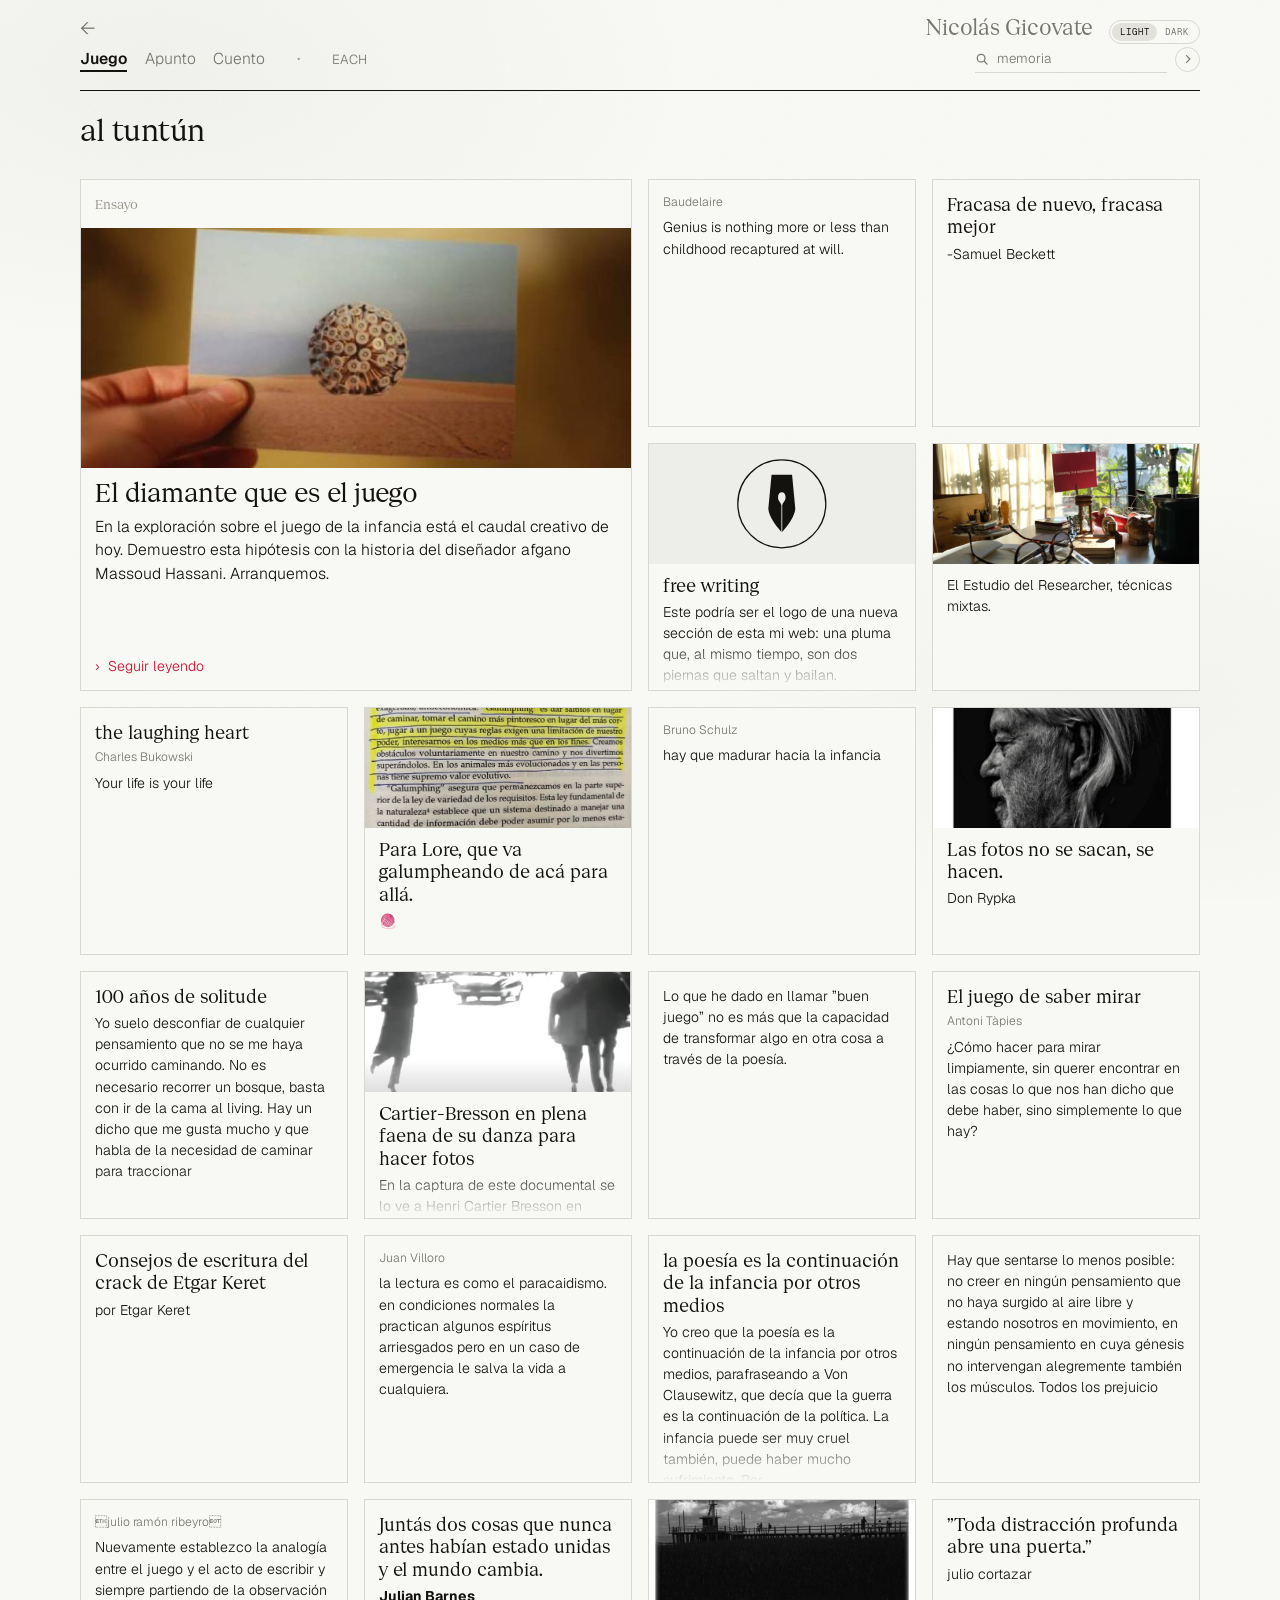
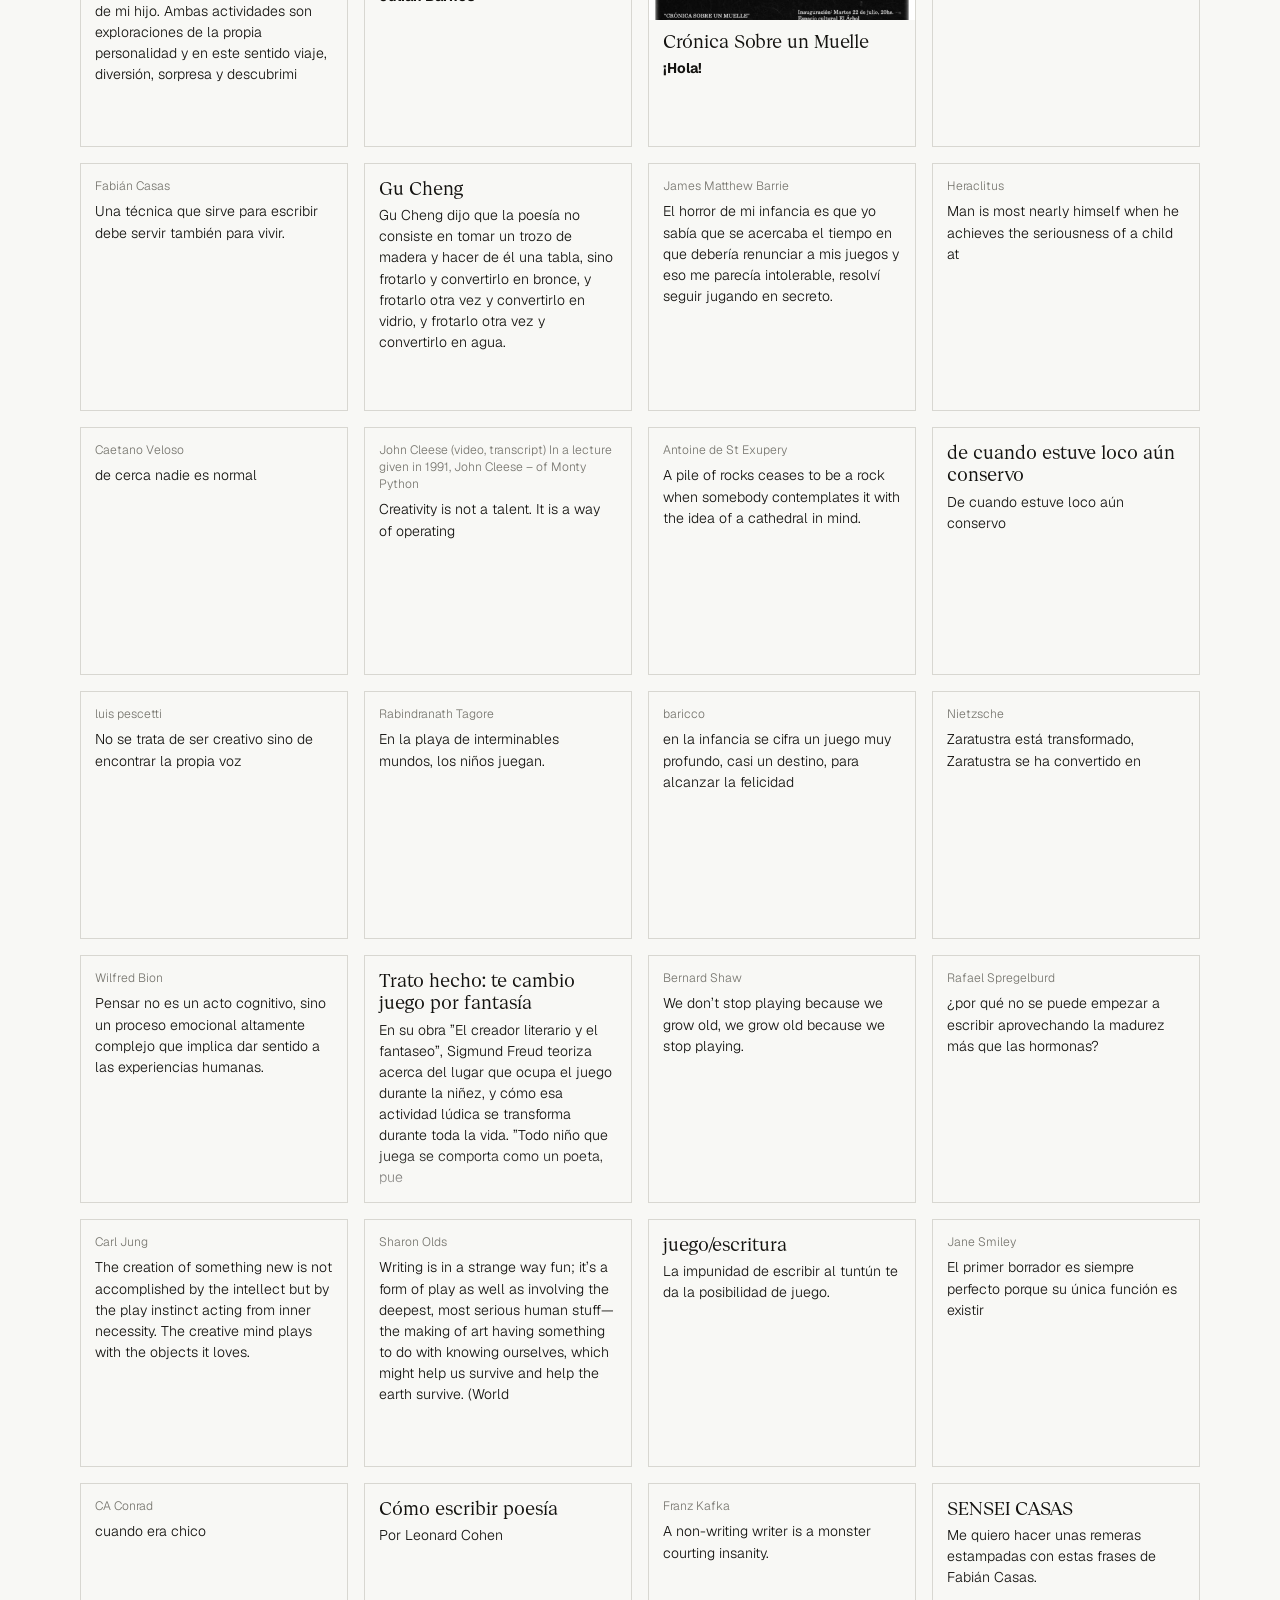
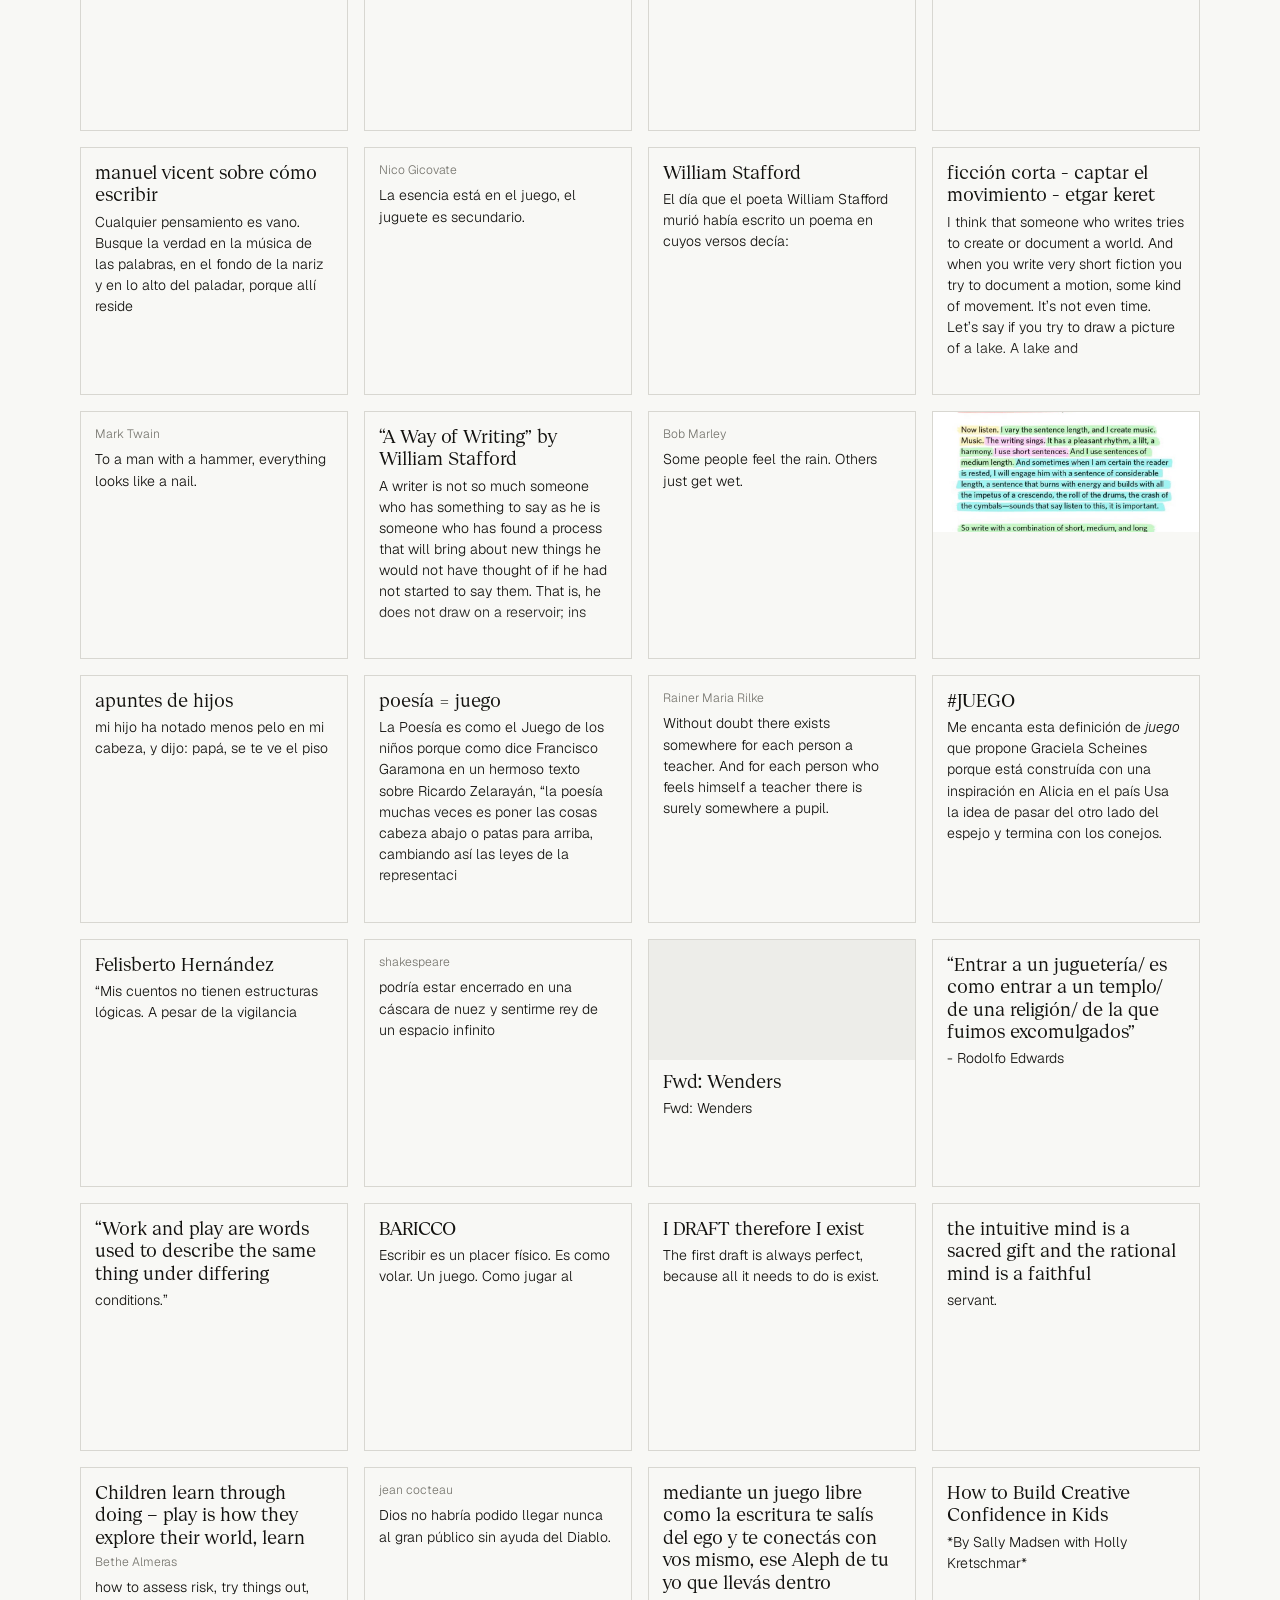
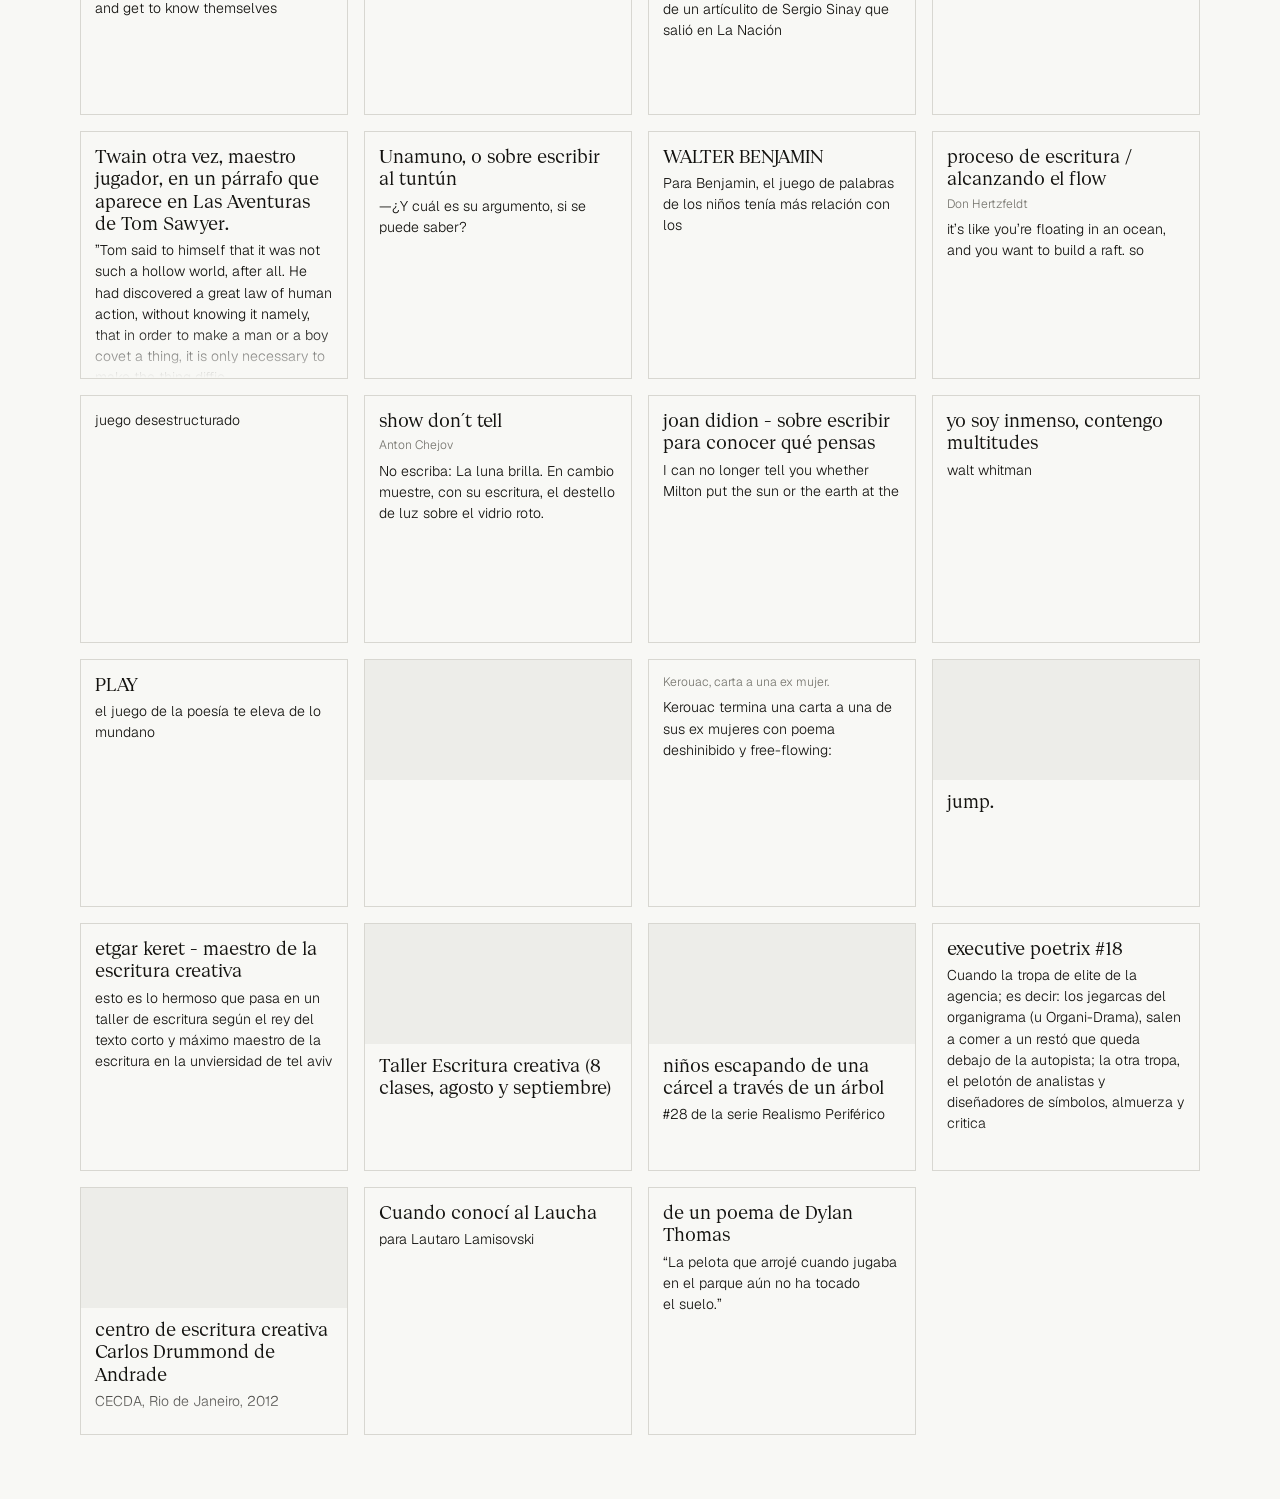
<file: bien-jugado.html>
<!doctype html>
<html lang="es"><head><meta charset="utf-8">
<meta name="robots" content="noindex">
<meta http-equiv="refresh" content="0; url=juego.html">
<link rel="canonical" href="https://ngicovate.github.io/gicovate/juego.html">
<title>Esta página se mudó</title>
</head><body>
<p>Esta página ahora se llama <a href="juego.html">Juego</a>.</p>
</body></html>
</file>
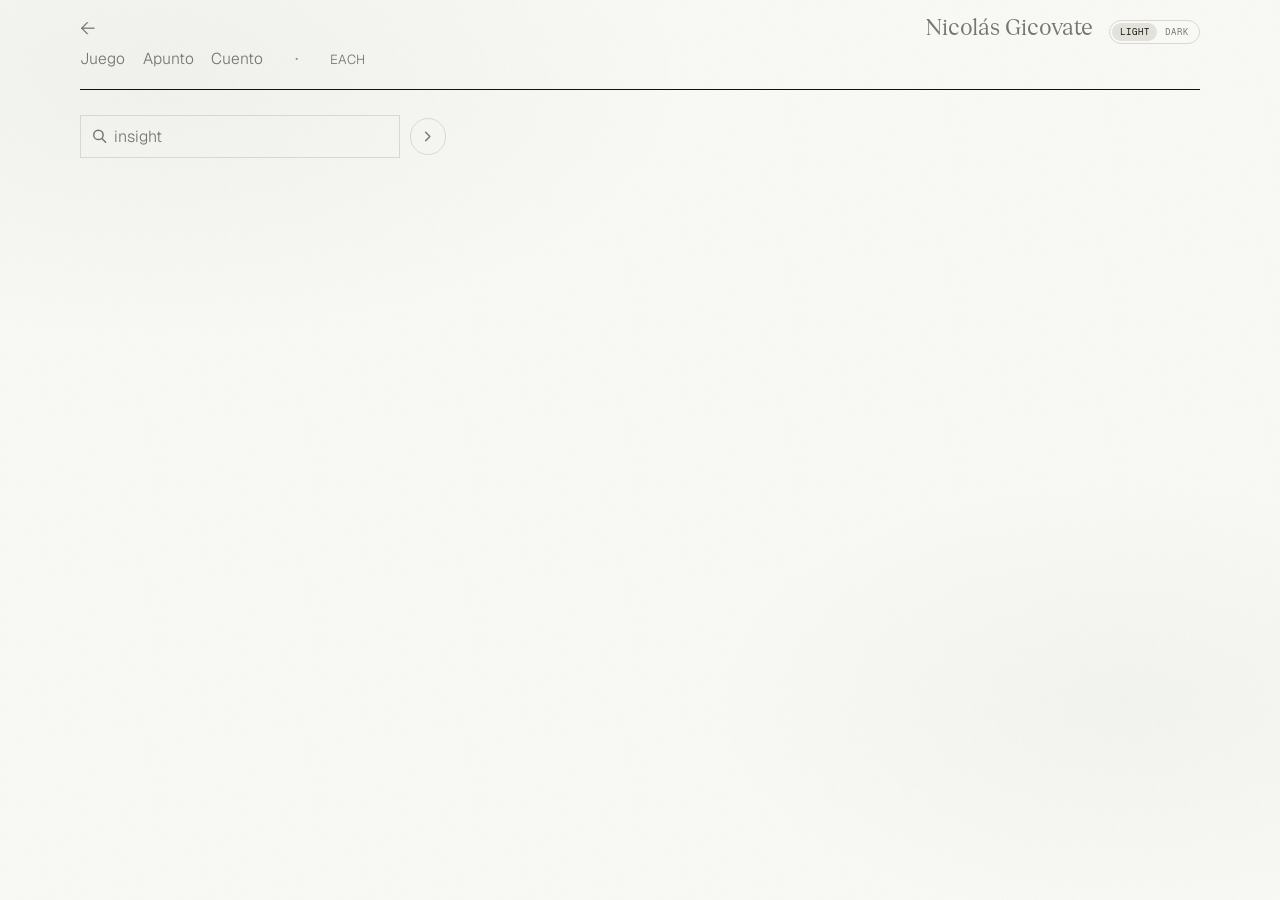
<file: buscar.html>
<!doctype html>
<html lang="es"><head><meta charset="utf-8">
<meta name="viewport" content="width=device-width,initial-scale=1">
<title>Buscar · Nicolás Gicovate</title>
<meta name="description" content="Cuentos, apuntes y fotografías de Nicolás Gicovate.">
<link rel="canonical" href="https://ngicovate.github.io/gicovate/buscar.html">
<link rel="icon" href="marca/icono.svg" type="image/svg+xml">
<link rel="apple-touch-icon" href="marca/icono-180.png">
<meta property="og:type" content="website">
<meta property="og:site_name" content="Nicolás Gicovate">
<meta property="og:locale" content="es_AR">
<meta property="og:title" content="Nicolás Gicovate - Obras Completas">
<meta property="og:description" content="Cuentos, apuntes y fotografías de Nicolás Gicovate.">
<meta property="og:url" content="https://ngicovate.github.io/gicovate/buscar.html">
<meta property="og:image" content="https://ngicovate.github.io/gicovate/marca/compartir.jpg">
<meta property="og:image:width" content="1200">
<meta property="og:image:height" content="630">
<meta property="og:image:alt" content="Nicolás Gicovate. Cuentos, cuaderno de apuntes, bien jugado, el arte de conectar con humanos.">
<meta name="twitter:card" content="summary_large_image">
<script>try{var t=localStorage.getItem('tema');if(t)document.documentElement.setAttribute('data-tema',t)}catch(e){}</script>
<link rel="stylesheet" href="estilo.css?v=ffd9535d">
</head><body>
<div class="limite">
  <div class="filete">
    <div class="arriba">
      <a class="volver" href="index.html" aria-label="Volver al inicio">←</a>
      <p class="nombre"><a href="index.html">Nicolás Gicovate</a></p>
      <div class="pastilla" id="tema" role="group" aria-label="Tema">
        <button type="button" data-tema="claro" aria-pressed="true">Light</button>
        <button type="button" data-tema="oscuro" aria-pressed="false">Dark</button>
      </div>
    </div>
    <div class="fila">
      <nav class="menu">
        <a href="juego.html">Juego</a>
        <a href="cuaderno-de-apuntes.html">Apunto</a>
        <a href="cuentos.html">Cuento</a>
        <span class="aparte" aria-hidden="true">·</span>
        <a class="otra" href="each.html">EACH</a>
      </nav>
      
    </div>
  </div>
  <form class="buscador" id="forma" role="search">
    <span class="campo">
      <svg class="lupa" viewBox="0 0 16 16" aria-hidden="true" focusable="false"><circle cx="7" cy="7" r="4.4" fill="none" stroke="currentColor" stroke-width="1.4"/><path d="m10.5 10.5 3.3 3.3" stroke="currentColor" stroke-width="1.4" stroke-linecap="round"/></svg>
      <input type="search" id="q" name="q" placeholder="Buscar" aria-label="Buscar una palabra" autocomplete="off" spellcheck="false">
      <span class="rueda" aria-hidden="true"></span>
    </span>
    <button class="ir" type="submit" aria-label="Buscar"><svg viewBox="0 0 16 16" aria-hidden="true" focusable="false"><path d="m6 3.5 4.5 4.5L6 12.5" fill="none" stroke="currentColor" stroke-width="1.5" stroke-linecap="round" stroke-linejoin="round"/></svg></button>
  </form>
  <p class="pista" id="cuenta"></p>
  <div class="azulejos" id="resultados"></div>
  
  <div class="visor" id="visor" role="dialog" aria-modal="true" aria-label="Apunte" hidden>
    <div class="fondo" data-cerrar></div>
    <button class="mover antes" id="antes" aria-label="Anterior">‹</button>
    <div class="tarjeta"><div class="adentro" id="adentro"></div></div>
    <button class="mover despues" id="despues" aria-label="Siguiente">›</button>
    <button class="cerrar" id="cerrar" aria-label="Volver a los resultados" title="Volver a los resultados">×</button>
    <!-- El pie de compartir no vive en el marco del visor sino adentro de la
         pieza: se le pega al final del texto en cada apertura. Arriba, al lado
         de la cruz, se le encimaba a la pastilla de claro y oscuro y además
         quedaba del color del papel sobre un fondo claro, o sea invisible. -->
    <div class="pie-compartir" id="pie-compartir">
      <p class="aviso" id="aviso" role="status" hidden></p>
      <!-- El menú del sistema no se puede ordenar desde una página: lo arma el
           aparato, y en una Mac abre con la lista de lectura, AirDrop y Notas,
           que no usa nadie. Así que la lista la pone la página. WhatsApp,
           Gmail y X tienen cada uno su propia dirección para compartir, y
           copiar es cosa del navegador. Instagram no tiene ninguna: no recibe
           links desde una web, y su único camino sigue siendo el menú del
           sistema. Por eso esa entrada aparece sólo donde ese menú existe, que
           en la práctica es el teléfono, y va primera, que es donde la quiere
           Nico. -->
      <div class="menu-compartir" id="menu-compartir" hidden>
        <button type="button" id="ir-sistema" hidden>Instagram y otras apps</button>
        <a id="ir-whatsapp" target="_blank" rel="noopener noreferrer">WhatsApp</a>
        <a id="ir-gmail" target="_blank" rel="noopener noreferrer">Gmail</a>
        <button type="button" id="ir-copiar">Copiar el link</button>
        <a id="ir-x" target="_blank" rel="noopener noreferrer">X</a>
      </div>
      <button class="compartir" id="compartir" aria-haspopup="true" aria-expanded="false"
              aria-label="Compartir esta pieza" title="Compartir">
        <svg viewBox="0 0 24 24" fill="none" stroke="currentColor" stroke-width="1.7"
             stroke-linecap="round" stroke-linejoin="round" aria-hidden="true">
          <path d="M12 15.5V3.5"/><path d="M8 7.3l4-3.8 4 3.8"/>
          <path d="M5.2 12.4v6.2a1.9 1.9 0 0 0 1.9 1.9h9.8a1.9 1.9 0 0 0 1.9-1.9v-6.2"/>
        </svg>
      </button>
    </div>
  </div>
  <script>
  document.documentElement.classList.add('con-visor');
  (function () {
    var azulejos = [].slice.call(document.querySelectorAll('.azulejo'));
    window.rearmarVisor = function () {
      azulejos = [].slice.call(document.querySelectorAll('.azulejo'));
      azulejos.forEach(function (a, n) {
        if (a.dataset.listo) return;
        a.dataset.listo = '1';
        a.addEventListener('click', function () { abrir(n); });
        a.addEventListener('keydown', function (ev) {
          if (ev.key === 'Enter' || ev.key === ' ') { ev.preventDefault(); abrir(n); }
        });
      });
    };
    var visor = document.getElementById('visor'), adentro = document.getElementById('adentro');
    var i = 0, volverA = null;
    var bCompartir = document.getElementById('compartir');
    var pie = document.getElementById('pie-compartir');
    var aviso = document.getElementById('aviso');
    var menu = document.getElementById('menu-compartir');
    var irSistema = document.getElementById('ir-sistema');
    // En el teléfono el menú del sistema existe y es la única puerta a
    // Instagram; en la computadora no existe, y la entrada no se muestra.
    if (navigator.share) irSistema.hidden = false;
    // El link de una pieza: la página donde vive, más su nombre detrás del
    // numeral. Sin esto no hay nada que compartir: el visor no cambia de
    // dirección y todas las piezas tendrían el mismo link, el de la sección.
    function enlaceDe(n) {
      var a = azulejos[n];
      if (a.dataset.url) return new URL(a.dataset.url, location.href).href;
      return a.id ? location.origin + location.pathname + '#' + a.id : '';
    }
    function pintar() {
      adentro.innerHTML = azulejos[i].querySelector('.completo').innerHTML;
      adentro.parentNode.scrollTop = 0;
      document.getElementById('antes').disabled = i === 0;
      document.getElementById('despues').disabled = i === azulejos.length - 1;
      // innerHTML se lleva puestos los hijos, así que el pie se vuelve a
      // enganchar en cada pintada.
      aviso.hidden = true;
      cerrarMenu();
      pie.hidden = !enlaceDe(i);
      if (!pie.hidden) adentro.appendChild(pie);
      var n = azulejos[i].id;
      if (n && history.replaceState) history.replaceState(null, '', '#' + n);
    }
    function abrir(n) {
      i = n; volverA = azulejos[n]; pintar();
      visor.hidden = false; document.body.style.overflow = 'hidden';
      volar(azulejos[n]);
      document.getElementById('cerrar').focus();
    }
    // La tarjeta no aparece en el centro: sale del azulejo que tocaste y
    // viaja hasta el frente dando una vuelta. Para eso hay que medir las dos
    // posiciones en el momento —dónde estaba el azulejo y dónde va a quedar
    // la tarjeta— y dárselas al CSS, que es el que hace el viaje. Se mide
    // después de mostrar el visor, porque mientras está oculto no tiene
    // tamaño y todas las medidas darían cero.
    // Seis maneras de llegar. Cada vez sale una al azar, pero nunca la misma
    // dos veces seguidas: si se repitiera, la gracia se perdería justo cuando
    // alguien abre varios apuntes uno atrás del otro.
    var GIROS = [
      'rotateY(-166deg) rotateX(10deg)',            // llega desde la izquierda
      'rotateY(166deg) rotateX(10deg)',             // desde la derecha
      'rotateZ(-184deg) rotateX(7deg)',             // voltereta contra el reloj
      'rotateZ(184deg) rotateX(7deg)',              // voltereta a favor del reloj
      'rotateZ(-150deg) rotateY(-58deg)',           // voltereta de costado
      'rotateZ(132deg) rotateY(52deg) rotateX(12deg)'  // la más volada
    ];
    var ultimoGiro = -1;
    function otroGiro() {
      var n = Math.floor(Math.random() * GIROS.length);
      if (n === ultimoGiro) n = (n + 1) % GIROS.length;
      ultimoGiro = n;
      return GIROS[n];
    }
    function volar(azulejo) {
      var t = visor.querySelector('.tarjeta');
      if (window.matchMedia('(prefers-reduced-motion: reduce)').matches) return;
      t.style.animation = 'none';
      var a = azulejo.getBoundingClientRect(), b = t.getBoundingClientRect();
      if (!a.width || !b.width) { t.style.animation = ''; return; }
      t.style.setProperty('--dx', Math.round((a.left + a.width / 2) - (b.left + b.width / 2)) + 'px');
      t.style.setProperty('--dy', Math.round((a.top + a.height / 2) - (b.top + b.height / 2)) + 'px');
      // En la lista de cuentos el azulejo es un renglón casi tan ancho como la
      // tarjeta, así que sin techo el viaje no se notaría: arrancaría del
      // mismo tamaño al que termina.
      t.style.setProperty('--k', Math.min(0.72, Math.max(0.12, a.width / b.width)).toFixed(3));
      t.style.setProperty('--giro', otroGiro());
      void t.offsetWidth;          // obliga a recalcular, si no el navegador no reinicia la animación
      t.style.animation = '';
    }
    function cerrar() {
      visor.hidden = true; document.body.style.overflow = '';
      aviso.hidden = true; cerrarMenu();
      if (history.replaceState) history.replaceState(null, '', location.pathname + location.search);
      if (volverA) volverA.focus();
    }
    function avisar(t) {
      aviso.textContent = t; aviso.hidden = false;
      clearTimeout(aviso.plazo);
      aviso.plazo = setTimeout(function () { aviso.hidden = true; }, 2200);
    }
    function tituloDe() {
      var h2 = adentro.querySelector('h2');
      return (h2 && h2.textContent.trim()) || document.title;
    }
    function cerrarMenu() {
      if (menu.hidden) return;
      menu.hidden = true;
      bCompartir.setAttribute('aria-expanded', 'false');
    }
    function copiar(url) {
      if (navigator.clipboard && navigator.clipboard.writeText) {
        navigator.clipboard.writeText(url).then(
          function () { avisar('Link copiado'); },
          function () { avisar(url); });
      } else { avisar(url); }
    }
    bCompartir.addEventListener('click', function (ev) {
      ev.stopPropagation();
      var url = enlaceDe(i);
      if (!url) return;
      if (!menu.hidden) { cerrarMenu(); return; }
      // Las direcciones se arman recién al abrir, porque la pieza puesta
      // cambia con cada flecha del visor.
      var t = tituloDe(), e = encodeURIComponent;
      document.getElementById('ir-whatsapp').href = 'https://wa.me/?text=' + e(t + ' — ' + url);
      document.getElementById('ir-gmail').href =
        'https://mail.google.com/mail/?view=cm&fs=1&su=' + e(t) + '&body=' + e(url);
      document.getElementById('ir-x').href =
        'https://twitter.com/intent/tweet?text=' + e(t) + '&url=' + e(url);
      menu.hidden = false;
      bCompartir.setAttribute('aria-expanded', 'true');
    });
    // Un clic adentro del menú no tiene que cerrar el visor que hay detrás.
    menu.addEventListener('click', function (ev) {
      ev.stopPropagation();
      if (ev.target.closest('a')) cerrarMenu();
    });
    irSistema.addEventListener('click', function () {
      var url = enlaceDe(i);
      cerrarMenu();
      if (url) navigator.share({ title: tituloDe(), url: url }).catch(function () {});
    });
    document.getElementById('ir-copiar').addEventListener('click', function () {
      var url = enlaceDe(i);
      cerrarMenu();
      if (url) copiar(url);
    });
    document.addEventListener('click', cerrarMenu);
    azulejos.forEach(function (a, n) {
      a.addEventListener('click', function () { abrir(n); });
      a.addEventListener('keydown', function (ev) {
        if (ev.key === 'Enter' || ev.key === ' ') { ev.preventDefault(); abrir(n); }
      });
    });
    function mover(paso) {
      var n = i + paso;
      while (n >= 0 && n < azulejos.length && azulejos[n].hidden) n += paso;
      if (n >= 0 && n < azulejos.length) { i = n; pintar(); }
    }
    document.getElementById('antes').addEventListener('click', function () { mover(-1); });
    document.getElementById('despues').addEventListener('click', function () { mover(1); });
    document.getElementById('cerrar').addEventListener('click', cerrar);
    visor.querySelector('[data-cerrar]').addEventListener('click', cerrar);
    // Leer al azar: cada vez muestra una tanda de los que todavía no se vieron.
    var POR_TANDA = 12, vistos = {}, azar = false;
    var bOrden = document.getElementById('modo-orden'), bAzar = document.getElementById('modo-azar');
    var pista = document.getElementById('pista');
    var grilla = document.querySelector('.azulejos');
    if (!bOrden) { bOrden = bAzar = { addEventListener: function () {}, setAttribute: function () {} }; pista = { textContent: '' }; }
    // Pedir desorden tiene que verse, y verse fuerte: las tarjetas que están a
    // la vista estallan hacia afuera, cada una en su dirección y girando, y las
    // nuevas vuelven a juntarse desde los bordes hacia su lugar. Diverge y
    // converge. Las direcciones salen de un sorteo, así que no hay dos tandas
    // iguales, pero no son del todo al azar: cada tarjeta sale empujada desde
    // el centro de la pantalla, como si algo hubiera reventado ahí.
    var quieto = window.matchMedia && window.matchMedia('(prefers-reduced-motion: reduce)').matches;
    function entre(a, b) { return a + Math.random() * (b - a); }
    function estallar(a) {
      var c = a.getBoundingClientRect();
      var dx = (c.left + c.width / 2) - window.innerWidth / 2;
      var dy = (c.top + c.height / 2) - window.innerHeight / 2;
      var largo = Math.sqrt(dx * dx + dy * dy) || 1;
      // Lo justo para que salga de pantalla por el lado que le toca, con una
      // pizca de desvío para que no parezca una estrella dibujada con regla.
      var fuerza = entre(0.85, 1.35) * (window.innerWidth + window.innerHeight) / 2.2;
      a.style.setProperty('--x', (dx / largo * fuerza + entre(-60, 60)).toFixed(0) + 'px');
      a.style.setProperty('--y', (dy / largo * fuerza + entre(-60, 60)).toFixed(0) + 'px');
      a.style.setProperty('--giro', entre(-55, 55).toFixed(1) + 'deg');
      a.style.setProperty('--escala', entre(0.35, 0.7).toFixed(2));
    }
    function juntar(a) {
      // Las nuevas llegan desde afuera, de una dirección cualquiera, girando al
      // revés de como salieron las otras: lo que estalló, se rearma.
      var ang = Math.random() * Math.PI * 2, d = entre(180, 420);
      a.style.setProperty('--x', (Math.cos(ang) * d).toFixed(0) + 'px');
      a.style.setProperty('--y', (Math.sin(ang) * d).toFixed(0) + 'px');
      a.style.setProperty('--giro', entre(-40, 40).toFixed(1) + 'deg');
      a.style.setProperty('--escala', entre(0.5, 0.8).toFixed(2));
    }
    function alaVista(a) {
      var c = a.getBoundingClientRect();
      return c.bottom > 0 && c.top < window.innerHeight;
    }
    function limpiar(a) {
      a.classList.remove('volando'); a.classList.remove('recien');
      a.style.animationDelay = '';
    }
    // Las que están puestas ahora mismo. Se guardan para no tener que recorrer
    // las cuatrocientas diecisiete en cada tanda: tocarlas a todas obligaba al
    // navegador a recalcular el estilo de cada una, y eso tardaba casi medio
    // segundo con la página en blanco en el medio. Null quiere decir que están
    // todas, que es como queda el modo en orden.
    var puestos = null;
    function repartir(elegidos) {
      (puestos || azulejos).forEach(function (a) { a.hidden = true; limpiar(a); });
      // Leer una medida obliga al navegador a aplicar el ocultamiento antes de
      // volver a mostrar. Sin esto la animación de reparto no arranca de cero
      // en las tarjetas que ya estaban puestas.
      void grilla.offsetHeight;
      puestos = elegidos.map(function (n) { return azulejos[n]; });
      puestos.forEach(function (a, orden) {
        a.hidden = false;
        if (quieto) return;
        juntar(a);
        a.style.animationDelay = (orden * 0.035).toFixed(3) + 's';
        a.classList.add('recien');
      });
    }
    function tanda() {
      var quedan = azulejos.filter(function (a, n) { return !vistos[n]; });
      if (!quedan.length) { vistos = {}; quedan = azulejos.slice(); }
      var elegidos = [];
      var pozo = azulejos.map(function (a, n) { return n; }).filter(function (n) { return !vistos[n]; });
      while (elegidos.length < POR_TANDA && pozo.length) {
        var k = Math.floor(Math.random() * pozo.length);
        elegidos.push(pozo[k]); vistos[pozo[k]] = true; pozo.splice(k, 1);
      }
      var leidos = Object.keys(vistos).length;
      pista.textContent = leidos + ' de ' + azulejos.length + ' · clickeá desorden otra vez para ver otras notas. ¡Desordená a gusto!';
      // Sólo revolea lo que se está viendo: la primera vez hay cuatrocientas
      // tarjetas puestas, y animarlas todas trabaría la página para nada,
      // porque el que mira no las tiene delante.
      var vuelan = quieto ? [] : azulejos.filter(function (a) { return !a.hidden && alaVista(a); }).slice(0, 24);
      if (!vuelan.length) { repartir(elegidos); return; }
      // Las de más al centro salen primero, que es como se propaga una onda.
      vuelan.forEach(function (a, n) {
        estallar(a);
        a.style.animationDelay = (Math.min(n, 10) * 0.012).toFixed(3) + 's';
        a.classList.add('volando');
      });
      // El reparto entra con las que salen todavía en el aire: el solape es lo
      // que hace que se lea como una sola cosa —estalla y se rearma— y no como
      // dos movimientos pegados con la página vacía en el medio.
      setTimeout(function () { repartir(elegidos); }, 260);
    }
    bAzar.addEventListener('click', function () {
      azar = true;
      bAzar.setAttribute('aria-pressed', 'true'); bOrden.setAttribute('aria-pressed', 'false');
      tanda();
    });
    bOrden.addEventListener('click', function () {
      azar = false; vistos = {}; puestos = null;
      bOrden.setAttribute('aria-pressed', 'true'); bAzar.setAttribute('aria-pressed', 'false');
      pista.textContent = '';
      azulejos.forEach(function (a) { a.hidden = false; limpiar(a); });
    });

    // Quien llega desde un link compartido entra directo a la pieza.
    (function () {
      var n = decodeURIComponent((location.hash || '').slice(1));
      if (!n) return;
      var k = azulejos.findIndex(function (a) { return a.id === n; });
      if (k >= 0) setTimeout(function () { abrir(k); }, 60);
    })();

    document.addEventListener('keydown', function (ev) {
      if (visor.hidden) return;
      // Con el menú de compartir abierto, Escape lo cierra a él: cerrar el
      // visor entero sería pasarse de largo.
      if (ev.key === 'Escape') { if (menu.hidden) cerrar(); else cerrarMenu(); }
      if (ev.key === 'ArrowLeft') mover(-1);
      if (ev.key === 'ArrowRight') mover(1);
    });
  })();
  </script>
  <script>
  (function () {
    var caja = document.getElementById('resultados'), cuenta = document.getElementById('cuenta');
    var entrada = document.getElementById('q'), datos = null;
    function limpiarTexto(t) {
      return t.toLowerCase().normalize('NFD').replace(/[̀-ͯ]/g, '');
    }
    function escapar(t) {
      return String(t).replace(/&/g, '&amp;').replace(/</g, '&lt;').replace(/>/g, '&gt;');
    }
    function resaltar(t, q) {
      var i = limpiarTexto(t).indexOf(q);
      if (i < 0) return escapar(t.slice(0, 240));
      var desde = Math.max(0, i - 80);
      return (desde ? '…' : '') + escapar(t.slice(desde, i)) +
             '<mark>' + escapar(t.slice(i, i + q.length)) + '</mark>' +
             escapar(t.slice(i + q.length, i + q.length + 140)) + '…';
    }
    function buscar(q) {
      q = limpiarTexto(q.trim());
      if (!q || !datos) { caja.innerHTML = ''; cuenta.textContent = ''; return; }
      var hallados = datos.filter(function (e) {
        // e.k son las palabras escondidas: se buscan pero no se muestran.
        return limpiarTexto([e.t, e.a, e.p.join(' '), e.k || ''].join(' ')).indexOf(q) >= 0;
      });
      cuenta.textContent = hallados.length
        ? hallados.length + (hallados.length === 1 ? ' resultado' : ' resultados')
        : 'Nada con esa palabra';
      caja.innerHTML = hallados.map(function (e, n) {
        // Si lo que coincidió fue una palabra escondida, no hay nada que
        // resaltar: se muestra el principio del posteo, que es lo útil.
        var texto = [e.t, e.a, e.p.join(' ')].find(function (x) { return limpiarTexto(x || '').indexOf(q) >= 0; })
                 || e.p[0] || e.t || '';
        var foto = e.f[0] ? '<img class="miniatura" src="fotos/' + e.f[0] + '.jpg" alt="" loading="lazy">'
                 : e.i[0] ? '<img class="miniatura" src="imagenes/' + e.i[0] + '" alt="" loading="lazy">' : '';
        var completo = (e.v ? '<div class="video"><iframe src="https://www.youtube-nocookie.com/embed/' + e.v +
            '" title="' + escapar(e.t || 'Video') + '" loading="lazy" allowfullscreen ' +
            'allow="accelerometer; clipboard-write; encrypted-media; picture-in-picture"></iframe></div>' : '') +
          (e.f.map(function (f) { return '<figure><img src="fotos/' + f + '.jpg" alt="" loading="lazy"></figure>'; }).join('')) +
          (e.i.map(function (f) { return '<figure><img src="imagenes/' + f + '" alt="" loading="lazy"></figure>'; }).join('')) +
          (e.t ? '<h2>' + escapar(e.t) + '</h2>' : '') +
          (e.a ? '<p class="autor">Por <b>' + escapar(e.a) + '</b></p>' : '') +
          e.p.map(function (x) { return '<p>' + escapar(x) + '</p>'; }).join('');
        return '<article class="azulejo" data-i="' + n + '"' +
          (e.u ? ' data-url="' + e.u + '"' : '') + ' tabindex="0" role="button">' +
          '<div class="tapa">' + (e.d ? '<p class="fecha">' + e.d + ' · ' + e.s + '</p>' : '<p class="fecha">' + e.s + '</p>') +
          foto + (e.t ? '<h2>' + escapar(e.t) + '</h2>' : '') +
          '<p class="resumen">' + resaltar(texto, q) + '</p></div>' +
          '<div class="completo">' + completo + '</div></article>';
      }).join('');
      if (window.rearmarVisor) window.rearmarVisor();
    }
    // Con el número de versión: si no, al cambiar un posteo el navegador
    // sigue usando el índice viejo que tiene guardado y el buscador muestra
    // lo de antes, aunque la página ya esté al día.
    fetch('indice.json?v=8144146d').then(function (r) { return r.json(); }).then(function (d) {
      datos = d;
      var q = new URLSearchParams(location.search).get('q');
      // El valor llega acá, dentro de la respuesta, o sea después de que el
      // guión compartido ya decidió si mostraba la rueda de palabras. Sin
      // avisarle, la rueda sigue girando encima de lo que el campo ya dice y
      // se leen las dos cosas superpuestas.
      if (q) { entrada.value = q; entrada.dispatchEvent(new Event('input')); buscar(q); }
    });
    document.getElementById('forma').addEventListener('submit', function (ev) {
      ev.preventDefault(); buscar(entrada.value);
    });
  })();
  </script></div>
<script defer src="sitio.js?v=161ed4d4"></script>
</body></html>
</file>
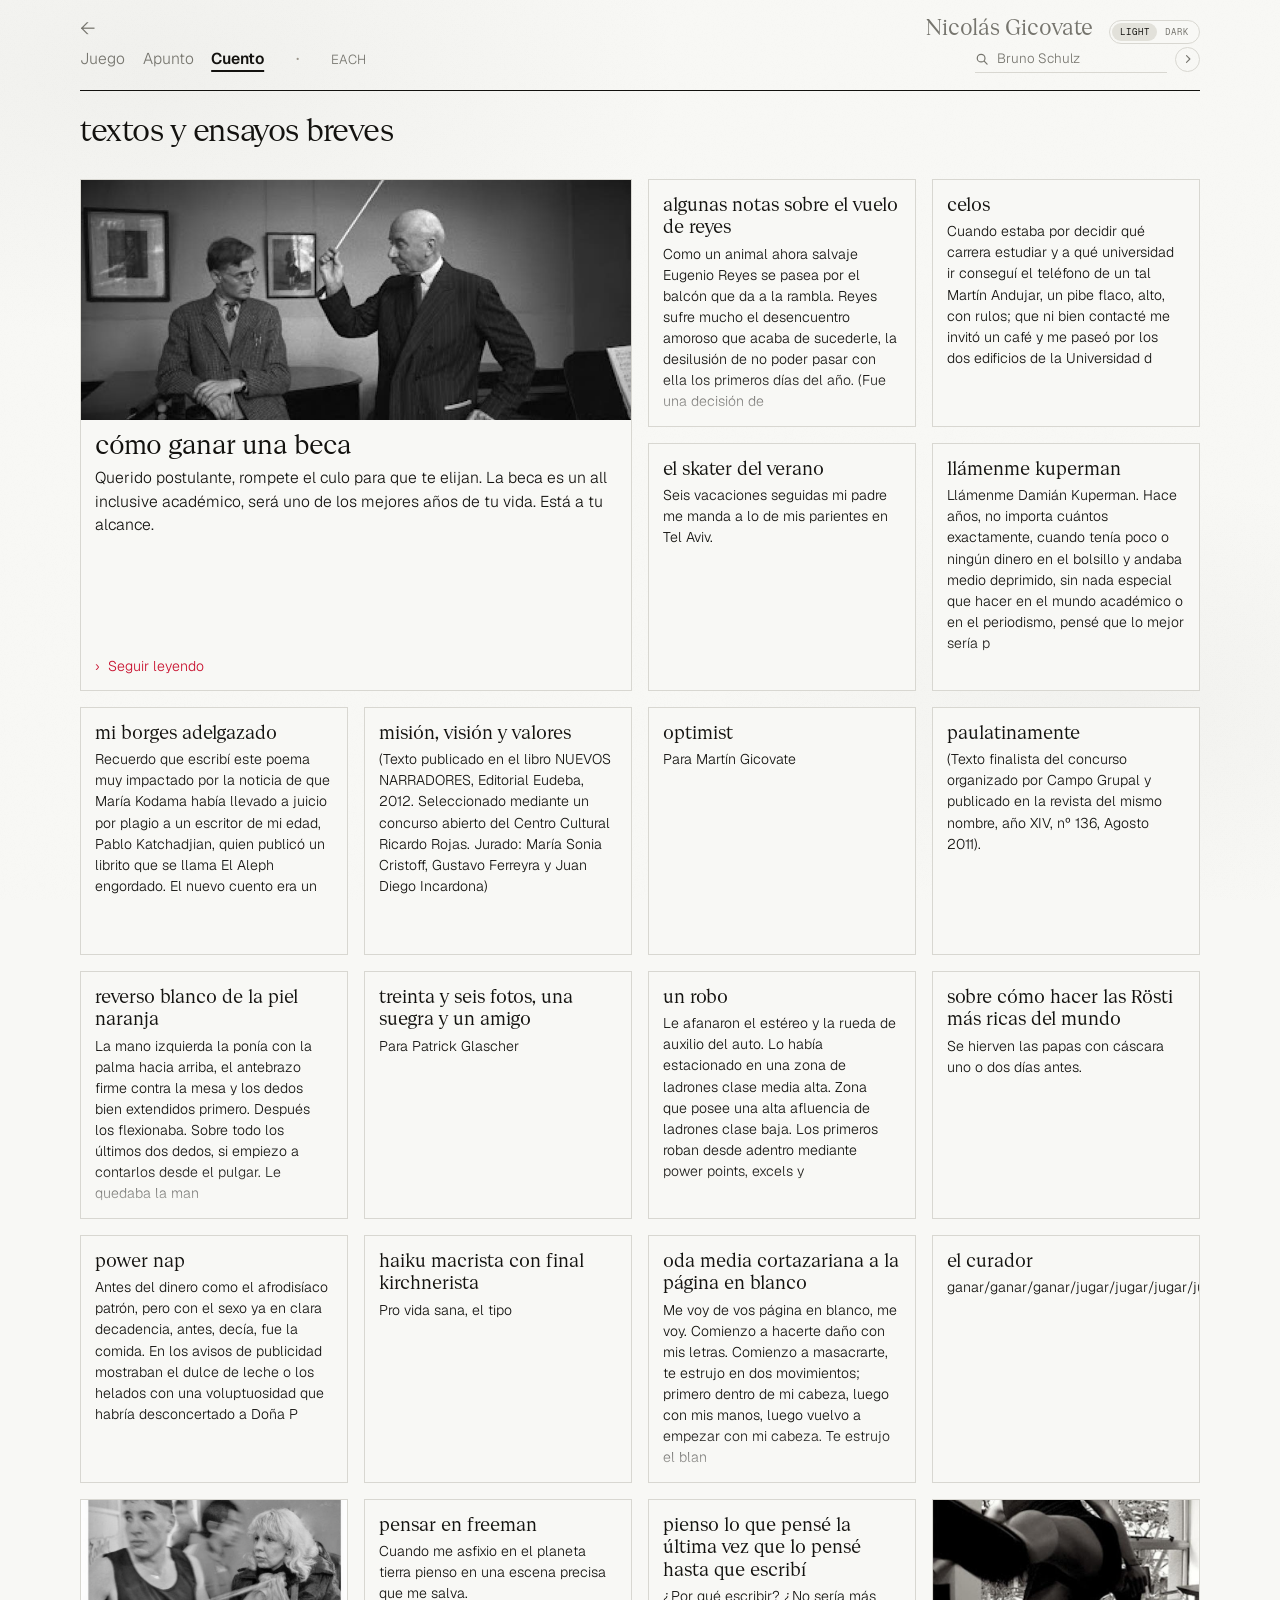
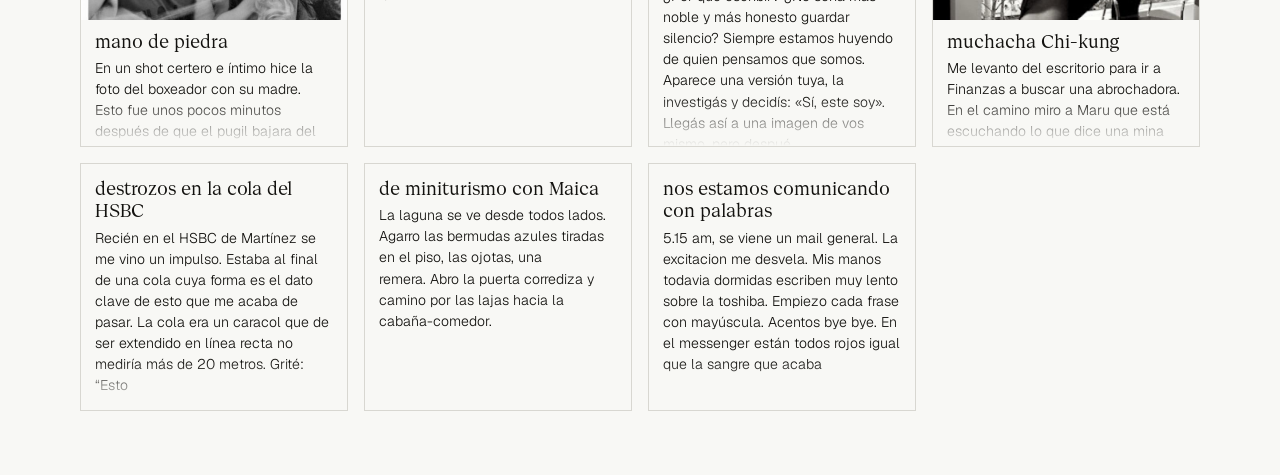
<file: cuentos.html>
<!doctype html>
<html lang="es"><head><meta charset="utf-8">
<meta name="viewport" content="width=device-width,initial-scale=1">
<title>Textos y ensayos breves · Nicolás Gicovate</title>
<meta name="description" content="Los cuentos breves de Nicolás Gicovate.">
<link rel="canonical" href="https://ngicovate.github.io/gicovate/cuentos.html">
<link rel="icon" href="marca/icono.svg" type="image/svg+xml">
<link rel="apple-touch-icon" href="marca/icono-180.png">
<meta property="og:type" content="website">
<meta property="og:site_name" content="Nicolás Gicovate">
<meta property="og:locale" content="es_AR">
<meta property="og:title" content="Nicolás Gicovate - Obras Completas">
<meta property="og:description" content="Los cuentos breves de Nicolás Gicovate.">
<meta property="og:url" content="https://ngicovate.github.io/gicovate/cuentos.html">
<meta property="og:image" content="https://ngicovate.github.io/gicovate/marca/compartir.jpg">
<meta property="og:image:width" content="1200">
<meta property="og:image:height" content="630">
<meta property="og:image:alt" content="Nicolás Gicovate. Cuentos, cuaderno de apuntes, bien jugado, el arte de conectar con humanos.">
<meta name="twitter:card" content="summary_large_image">
<script>try{var t=localStorage.getItem('tema');if(t)document.documentElement.setAttribute('data-tema',t)}catch(e){}</script>
<link rel="stylesheet" href="estilo.css?v=ffd9535d">
</head><body>
<div class="limite">
  <div class="filete">
    <div class="arriba">
      <a class="volver" href="index.html" aria-label="Volver al inicio">←</a>
      <p class="nombre"><a href="index.html">Nicolás Gicovate</a></p>
      <div class="pastilla" id="tema" role="group" aria-label="Tema">
        <button type="button" data-tema="claro" aria-pressed="true">Light</button>
        <button type="button" data-tema="oscuro" aria-pressed="false">Dark</button>
      </div>
    </div>
    <div class="fila">
      <nav class="menu">
        <a href="juego.html">Juego</a>
        <a href="cuaderno-de-apuntes.html">Apunto</a>
        <a href="cuentos.html" aria-current="page">Cuento</a>
        <span class="aparte" aria-hidden="true">·</span>
        <a class="otra" href="each.html">EACH</a>
      </nav>
      <form class="buscar" action="buscar.html" role="search">
        <span class="campo">
          <svg class="lupa" viewBox="0 0 16 16" aria-hidden="true" focusable="false"><circle cx="7" cy="7" r="4.4" fill="none" stroke="currentColor" stroke-width="1.4"/><path d="m10.5 10.5 3.3 3.3" stroke="currentColor" stroke-width="1.4" stroke-linecap="round"/></svg>
          <input type="search" name="q" placeholder="Buscar" aria-label="Buscar una palabra" autocomplete="off" spellcheck="false">
          <span class="rueda" aria-hidden="true"></span>
        </span>
        <button class="ir" type="submit" aria-label="Buscar"><svg viewBox="0 0 16 16" aria-hidden="true" focusable="false"><path d="m6 3.5 4.5 4.5L6 12.5" fill="none" stroke="currentColor" stroke-width="1.5" stroke-linecap="round" stroke-linejoin="round"/></svg></button>
      </form>
    </div>
  </div>
  <h1>textos y ensayos breves</h1>
  <div class="azulejos">
  <article class="azulejo destacado" id="como-ganar-una-beca" data-i="0" tabindex="0" role="button" aria-label="Abrir: cómo ganar una beca">
    <div class="tapa">
      
      <img class="miniatura" src="imagenes/288fbe713c8db46c.jpg" alt="" loading="lazy">
      
      <h2>cómo ganar una beca</h2>
      
      <p class="resumen">Querido postulante, rompete el culo para que te elijan. La beca es un all inclusive académico, será uno de los mejores años de tu vida. Está a tu alcance.</p>
      <p class="seguir"><span class="flecha">›</span>Seguir leyendo</p>
    </div>
    <div class="completo"><figure><img src="imagenes/288fbe713c8db46c.jpg" alt="" loading="lazy"><figcaption>Foto: Magnum Photos</figcaption></figure><h2>cómo ganar una beca</h2><p>Querido postulante, rompete el culo para que te elijan. La beca es un all inclusive académico, será uno de los mejores años de tu vida. Está a tu alcance.</p><p>Create un verso. Verso en el buen sentido. Una narración. Concisa. Coherente.</p><p>Deciles en la entrevista que te interesa la comunicación con mayúsculas. Contales que estudiaste ciencia política, que laburás en opinión pública (laburaste menos de un año, no importa). Deciles también que trabajás en Poder Ciudadano, una ONG, eso suma. Esto que te digo, escribilo. Escribite también las principales ideas de lo que vas a contar en la entrevista. La coherencia que vas a crear sobre tu futuro. Escribí sobre lo que vas a hacer cuando termines los estudios. Ellos ya saben que puede pasar que no hagas nada de lo que les decís que vas a hacer. Importa tu poder para imaginar un porvenir. Eso es lo que evalúan.</p><p>Llamá a la profesora de inglés de la secundaria. Pedile a ella, a tu ex profesora, que te prepare. Se llama Marisa Hoffman. Contale a ella lo que querés decir. El hecho de explicarle te va a aclarar a vos. Meté conceptitos que convenzan. Agregá palabras clave para que ellos sepan que podés, que articulás bien un mensaje. Meté civil society, accontability, global public sphere, cosas así. Practicá con ella decirlo un par de veces en inglés. Te va a dar seguridad.</p><p>Bien, ahora conseguí dos cartas de recomendación. Lo óptimo es que una sea de la universidad y otra sea del mundo laboral, aunque apenas sí lo hayas pisado. Pedile una al rector. Tu universidad es chica, tenés acceso. A esa alta casa de estudios le conviene que te vayas afuera. Después lo publicitan y reclutan más estudiantes. Va a estar encantado. Te va a dar la carta para que la escribas vos y él le va poner solamente el gancho. Cuando escribas sobre vos adulate, no tengas vergüenza, pensá que es para que te salga la beca. Realzá tu capacidad analítica y el trabajo duro.</p><p>La otra carta pedísela a Mariano Vega Cisneros. Laburás con él en la consultora, le contás que te vas. Es importante que me compartas tu decisión de irte afuera, te va a decir Vega. Lo bueno de irse no es tanto lo que estudies. Es el hecho, es la experiencia, te sigue diciendo Vega, que estudió sociología en Oslo. Gran carta te hace Vega. Un toque lo admirás. Te gusta cómo habla, te gusta su simpleza. Es el Bioy de las ciencias sociales, sin tanta pinta.</p><p>Ya tenés las dos cartas. Andá tranquilo a la entrevista, es en la Fundación Antorchas, en San Telmo. Te vas a encontrar con Mota ahí. Ese pibe que te parece tan formal, con corbata, que medio se cree mil, que está esperando a que lo llamen para la entrevista, está en la sala de espera igual que vos. Sí, ese. Va a ser un amigazo tuyo allá. Mota se va a quedar unos cuantos años más que vos, viviendo en Londres, y va a venir seguido a visitarte, a Holanda, y ahora a Buenos Aires, y van a hablar siempre de la anécdota de la rusa. La mina que no se sacó el casco para que su novio no los viera, no los viera a Mota y a ella andar en moto y mandarse juntos, la rusa con casco puesto tipo hormiga atómica, para la habitación de la residencia.</p><p>Ahora no te queda otra que esperar. Ya mandaste las cartas, el formulario, te llamaron para la entrevista, creés que te fue bien, te preparaste con todo, pusiste garra, hiciste lo que estuvo a tu alcance para que la beca te suceda. Paciencia. Mientras tanto, podés seguir viviendo. Andate de vacaciones a Cuba, con Ale. Cuando descubran en Trinidad que no les alcanza la plata para los días que todavía les quedan por delante, inventen las siglas SJ. Significan: sstamo´ jugados. Y sí, estamos jugados, estamos jugados. Cuando inventen esas siglas, ese leitmotiv, sentados sobre las camas del cuarto de la cubana que los hospeda, decile a Ale que se pegue un billete de un dólar en la frente como si fuera el ancho de espada. Sacale una foto.</p><p>Volvé a Buenos Aires, no seas boludo, tres meses en Cuba es suficiente. Seguí laburando en Poder Ciudadano. ¿Por qué laburás ahí? Hay algo con la gente que está bueno adentro de ese lugar. Está bueno trabajar con otros para algo en común. Estás con Vanessa, la Alemana, con Carlos Stenberg, tu jefe. Conocés a Santi O´Donnell y otra gente copada.</p><p>Es 3 de septiembre. Estás dormido y pensás que estás soñando, son como las 7 de la matina. Tu viejo entró a tu casa con la llave que le diste para emergencias. Sube por la escalera caracol al entrepiso. Escuchás los pasos sobre los escalones de metal. Tu viejo te toca el hombro, mirás. No entendés bien. Te muestra el suplemento cultural del diario. Publicaron los resultados de la beca. Tac, te la ganaste. Sí, te ganaste la beca del British Council. Estallido de full felicity. Andás por la vida como disfrutando de un fuego artificial suspendido en el cielo.</p><p>El avión sale en un año. Cortá con Lucrecia, tu novia. La amás y todo eso, pero que te perdone, Londres es más fuerte. Decile a Lu que te vas y no sabés cuándo volvés. Es triste, pero igual andá con la verdad. No estás para que ella te visite o se instale allá con vos, olvidate de eso, deciselo y que quede claro porque es lo que sentís. No te vas a arrepentir.</p><p>En esos días te publican tu primera nota en un diario, en papel, con tu firma. Estás en tratativas con Germán Sopeña para entrar a La Nación. Estás tan entusiasmado con la posibilidad que hasta pensás que si podés entrar al diario no te vas a Londres. Un día te llama tu abuela y te dice que prendas la tele, que pongas Crónica. La avioneta en la que viajaba Sopeña se cayó y el tipo se murió, y claro, se suspende todo el proceso para entrar al diario.</p><p>Cuatro meses antes de que anuncien lo de la beca habías empezado a trabajar en Radio Nacional, en el programa de Rudy Elis, un tipo muy pedante. Rudy tiene un hijo que se llama igual que vos y que también se postuló a la beca pero no ganó. Cuando Rudy se entera por el diario de que te la ganaste vos se pone como loco. Vos te la ganaste porque vas a una universidad privada, te dice. Envidia, Rudy, tenés envidia.</p><p>Lo único que te llevás del laburo en la radio es tu tema de tesis. Cuando editabas los cables, le diste a Rudy, a la cabeza del ranking de noticias internacionales, el desarrollo de una que te interesó. En Sudáfrica, la Suprema Corte falló en contra de las farmacéuticas internacionales por la presión que puso una movilización global en contra de ellas y a favor de que los gobiernos puedan fabricar el cóctel de medicamentos contra el HIV sin tener que pagar patentes. Te fascina cómo David puede, en algunos casos, si se organiza y toca los puntos débiles del sistema, ganarle a Goliat. No vivimos en un tubo de ensayo, aislados de la opinión pública, dijo un vocero de una de esas empresas. Contás esta historia durante los últimos tres meses de universidad, escribiendo la tesis. Te cambiás de residencia. Vivís cerca del London Bridge, con tu nueva novia argentina, Cata. Comparten entre ella, su hermana Vicky y, Jordi, tu amigo catalán, un departamento de residencia universitaria.</p><p>Cruzando el puente en bici, en verano, mientras escribís, saludás de pasada al gordo Fede, otro de la beca, que viene del Borough Market, donde se hizo amigo de los puesteros. Viene con jamón crudo y con rúcula debajo del brazo. El gordo no estudia, es el que mejor la pasa. Durante la cursada, cuando caminás con él por la facultad, va parando cada cinco pasos y parece un político en campaña. El gordo anota en una libreta palabras en árabe, en italiano, en japonés.</p><p>Para todo esto falta. Volvamos a Buenos Aires.</p><p>Cuando Rudy, por envidioso, te echó de la radio, decidiste partir. Faltan como seis meses para empezar las clases allá. Antes va a morir tu abuelo. No hacés el duelo. Ni siquiera lo empezás, estás en otra. Es una ficha que te cae mucho después, años después. Un mensaje que te llega con delay.</p><p>La cámara está ahora dentro del auto en el que están yendo a Ezeiza, con tu vieja, con tu hermana, con tu viejo. Tu viejo es el último que te abraza antes de migraciones, te da un abrazo muy fuerte y no llorás por fuera, llorás por dentro. Vas para la cola, no te das más la vuelta para mirar a tu familia. En la fila, de los nervios y por hacer algo, para hablar con alguien, le preguntás a una mina la hora. En un rato estás volando a Londres.</p><p>Listo, ya ganaste tu beca, este es el punto más alto, ahora todo empieza a ir barranca abajo. Te deseo, postulante, lo mejor, de corazón.</p></div>
  </article>
  <article class="azulejo" id="notas-sobre-el-vuelo-de-reyes" data-i="1" tabindex="0" role="button" aria-label="Abrir: algunas notas sobre el vuelo de reyes">
    <div class="tapa">
      
      
      
      <h2>algunas notas sobre el vuelo de reyes</h2>
      
      <p class="resumen">Como un animal ahora salvaje Eugenio Reyes se pasea por el balcón que da a la rambla. Reyes sufre mucho el desencuentro amoroso que acaba de sucederle, la desilusión de no poder pasar con ella los primeros días del año. (Fue una decisión de</p>
      
    </div>
    <div class="completo"><h2>algunas notas sobre el vuelo de reyes</h2><p>Como un animal ahora salvaje Eugenio Reyes se pasea por el balcón que da a la rambla. Reyes sufre mucho el desencuentro amoroso que acaba de sucederle, la desilusión de no poder pasar con ella los primeros días del año. (Fue una decisión de Julieta, al fin y al cabo, que él no pudo entender y menos cambiar). El sol del atardecer cae rápido, como una gigante moneda dorada. Reyes está a muchos pisos del cielo y a nueve del suelo. Una bandada de gaviotas huye despavorida de la lluvia que anuncia un flashazo y su estruendo. Ese naranja que suelen traer los atardeceres existe quizás, pero no se ve. Se opacó por la acción de un gris hostil y operó para dar ímpetu romántico al inconsciente proceso decisorio que atraviesa Reyes, que aparece en la forma de un aullido interminable, que solamente él escucha, y al que se somete. La cadenita que sujeta las cortinas y la baranda temblequean un poco a causa del viento. Oye ladridos que vienen de abajo junto al ruido de un camión. Antes de lanzarse – en realidad, una vez que la mayor parte del peso de su cuerpo ya no gravitaba sobre el edificio, es decir, ya estaba en el aire y la decisión de lanzarse era irrevocable – recordó – y se sorprendió sinceramente por estar pensando eso en ese último lapso – que había olvidado cancelar su pedido al mercadito de la isla. Luego es una silueta azul oscuro. En efecto, el cuerpo de Reyes a lo lejos – que a contraluz se acuñó en la moneda dorada que era el sol. Suena el teléfono que nadie contesta. Después de la señal que da vía libre a los mensajes, Julieta dejó grabado este: «Eugenio, te quiero, perdóname, por favor te lo suplico, voy para allá ya mismo, ya no veo la hora de estar con vos para compartir los días de sol que tanto soñamos».</p><p>——</p><p>Comentario sobre este texto que me hace mi amigo Patricio, el pintor:</p><p>gracias por el texto. hermoso e inquitente. convoca a las partes mas perturbadas de la psique, las partes que nos hermanan a todos. El artista plástico argentino Eduardo Medici acuña un concepto para hablar de una busqueda estética similar: «belleza siniestra».  me parece pertinente.</p><p>un abrazo, veamonos pronto</p></div>
  </article>
  <article class="azulejo" id="celos" data-i="2" tabindex="0" role="button" aria-label="Abrir: celos">
    <div class="tapa">
      
      
      
      <h2>celos</h2>
      
      <p class="resumen">Cuando estaba por decidir qué carrera estudiar y a qué universidad ir conseguí el teléfono de un tal Martín Andujar, un pibe flaco, alto, con rulos; que ni bien contacté me invitó un café y me paseó por los dos edificios de la Universidad d</p>
      
    </div>
    <div class="completo"><h2>celos</h2><p>Cuando estaba por decidir qué carrera estudiar y a qué universidad ir conseguí el teléfono de un tal Martín Andujar, un pibe flaco, alto, con rulos; que ni bien contacté me invitó un café y me paseó por los dos edificios de la Universidad de San Andrés, donde él cursaba el último año de Economía. Me contó lo bueno que estaba estudiar ahí.</p><p>Me decidí por la misma universidad. Compartimos un año en el campus. Él enseñaba (nunca lo tuve como profesor) y yo estudiaba. Al año siguiente se fue a estudiar a Londres y no lo volví a ver. No llegamos a ser amigos. Una lástima, porque terminó siendo guitarrista de Beck, una especie de rockstar, y de haberlo visto le hubiera preguntado qué tal esa experiencia, o le hubiera pedido entradas e intentado alguna manera de sacar provecho de su amistad.</p><p>Se supo que hizo giras por Estados Unidos. Que se metió a fondo en drogas. Que salió, que se recuperó y que vive alejado de los escenarios y de la economía.</p><p>Después yo me fui a estudiar a Londres, a la misma universidad en la que él hizo su posgrado. Conocí a mi novia allá, una argentina que estaba haciendo el doctorado y había sido novia de Martín Andujar. En un momento sentí que lo estaba traicionando. Pero pensándolo bien me di cuenta de que estaba exagerando. No era para tanto. Ya se habían separado hace más de un año. Además, cuando conocí a Isabel en la cocina del Departamento de Alumnos no sabía que había estado antes con Andujar. No lo hice a propósito. Quizás igual un poco me gustó que mi novia antes haya estado con Andujar.</p><p>Es extenuante la proporción del día que usas para pensar en lo que en el fondo no es lo que de verdad te mueve el piso.</p><p>Nunca fui muy celoso. La celosía no estuvo en mi agenda. Apareció en el último mes, mes y medio. Cuando mi novia empezó a ir a clases de guitarra. Particulares. Los viernes. A las 8 de la noche. Con un profesor. No sé cómo se llama. Enseña a dos cuadras de donde vivimos en Camden Town. Enumerado así parece letal. Parece la enumeración de los números en los libros de dibujo para principiantes. Esos que unidos por una línea forman una figura: en este caso, unos cuernos gigantes.</p><p>Esto sería un cuento con punch para los parámetros del canon de la literatura actual si, por ejemplo, el profesor de mi novia terminara siendo el propio Martín Andujar quien ahora, retirado del éxito, se dedica a dar clases de guitarra para principiantes.</p></div>
  </article>
  <article class="azulejo" id="rubio-en-skate" data-i="3" tabindex="0" role="button" aria-label="Abrir: el skater del verano">
    <div class="tapa">
      
      
      
      <h2>el skater del verano</h2>
      
      <p class="resumen">Seis vacaciones seguidas mi padre me manda a lo de mis parientes en Tel Aviv.</p>
      
    </div>
    <div class="completo"><h2>el skater del verano</h2><p>Seis vacaciones seguidas mi padre me manda a lo de mis parientes en Tel Aviv.</p><p>Lo más importante que aprendo es a andar en skate con mi primo.</p><p>Ando por primera vez en un bowl de cemento. Una pileta vacía que se llena de chicos cuando baja el sol.</p><p>Todos los veranos aparece un pibe más grande que nos alucina. Su patineta es única: madera clara, blanda, ruedas rojas y con un dibujo brillante e indescifrable debajo de la tabla.</p><p>Lo vemos una vez al principio y otra vez al final de cada temporada.</p><p>Maneja un jeep verde del ejército. Tiene la piel quemada por el sol y no usa remera arriba de sus shorts de fútbol de la selección de Jamaica.</p><p>Anda la pista haciendo un recorrido con la forma de un 8 acostado y alargado, como el símbolo del infinito.</p><p>Siempre hace lo mismo. Agarra velocidad. Cada vuelta más velocidad. El pelo rubio se le va para atrás con el viento. Es hermoso verlo balancearse. Las medias blancas de toalla por la rodilla parecen las líneas blancas que en la noche muestran el camino a Haifa.</p><p>No patea. Se mantiene en circulación moviéndose a favor de la gravedad y del piso.</p><p>Es mucho más lindo mirarlo que andar. Por algo, cuando llega, la pista queda vacía al instante.</p><p>Se transformó en una leyenda.</p><p>Su novia, la misma todos los veranos, se queda sentada en el auto. No le presta mucha atención. La música en el jeep está al taco.</p><p>¿Cuánto tiempo da vueltas sobre la pista? No tengo idea.</p><p>De repente, cuando llega a la parte honda, en lugar de dar el giro para retomar el infinito, sigue derecho por sobre la pared combada del bowl y da un salto descomunal dejando volar la patineta hacia delante y dando una vuelta carnero en el aire. Cae parado sobre el pasto. Levanta la patineta y se va con su novia en el jeep.</p><p>Pero lo veo una vez más mi último verano en Israel. Las ruedas rojas de su skate rugen con suavidad. Esta vez, en lugar de dar una vuelta carnero en el aire sigue subiendo hasta que lo pierdo de vista en el cielo como en una pintura de Marc Chagall.</p></div>
  </article>
  <article class="azulejo" id="la-parte-capitalista-del-mundo" data-i="4" tabindex="0" role="button" aria-label="Abrir: llámenme kuperman">
    <div class="tapa">
      
      
      
      <h2>llámenme kuperman</h2>
      
      <p class="resumen">Llámenme Damián Kuperman. Hace años, no importa cuántos exactamente, cuando tenía poco o ningún dinero en el bolsillo y andaba medio deprimido, sin nada especial que hacer en el mundo académico o en el periodismo, pensé que lo mejor sería p</p>
      
    </div>
    <div class="completo"><h2>llámenme kuperman</h2><p>Llámenme Damián Kuperman. Hace años, no importa cuántos exactamente, cuando tenía poco o ningún dinero en el bolsillo y andaba medio deprimido, sin nada especial que hacer en el mundo académico o en el periodismo, pensé que lo mejor sería probar de trabajar por una temporada en una agencia de Research, ­como para ver, más de cerca, la parte capitalista del mundo. En el rubro de la investigación de mercado había algo de trabajo tras la recuperación económica. Eso sí, prometí tomarme la aventura con Poesía, que es una forma mía de combatir la melancolía y de regular la circulación de mi sangre. Siempre que siento que empiezo a tener sensaciones de asfixia o encierro, y noto como una especie de foto blureada en mi espíritu; siempre que me sorprendo mirando Crónica en la televisión o las noticias policiales de TN durante todo el día, o cuando me noto incorporándome a la queja de cuanto comentario político escucho, y, sobre todo, cuando mi tristeza, mi bronca y mi pesimismo prevalecen de tal manera sobre mí, que tengo que echar mano de todos mis principios morales para evitar salir a la calle deliberadamente, y a golpes y de modo metódico, quitarle a la gente los celulares de las manos, entonces es cuando comprendo que llegó el momento de volver a la Escritura con urgencia y enviar poesías por correo electrónico a mis seres queridos. Este es el sustituto que uso para el suicidio. Catón se arroja sobre su espada con elegancia filosófica; yo, pacíficamente, me pongo a escribir mis textitos. Transformo así el dolor en aventura y arengo mi espíritu y a la gente que quiero a pilotear el porvenir con lírica. Si en alguna entrevista laboral me preguntaran por mi business goal o por mi life goal, para ambos casos, gritaría: ¡Contagiar la Poesía, contagiar este virus de juego!</p></div>
  </article>
  <article class="azulejo" id="mi-borges-adelgazado" data-i="5" tabindex="0" role="button" aria-label="Abrir: mi borges adelgazado">
    <div class="tapa">
      
      
      
      <h2>mi borges adelgazado</h2>
      
      <p class="resumen">Recuerdo que escribí este poema muy impactado por la noticia de que María Kodama había llevado a juicio por plagio a un escritor de mi edad, Pablo Katchadjian, quien publicó un librito que se llama El Aleph engordado. El nuevo cuento era un</p>
      
    </div>
    <div class="completo"><h2>mi borges adelgazado</h2><p>Recuerdo que escribí este poema muy impactado por la noticia de que María Kodama había llevado a juicio por plagio a un escritor de mi edad, Pablo Katchadjian, quien publicó un librito que se llama El Aleph engordado. El nuevo cuento era un experimento que consistía en agregarle palabras o frases al original, es decir, “engordarlo”. Ampliaba el de Borges con casi el doble de palabras. Paradójicamente, lo que a la viuda de Borges no le gustó era un juego hiper borgeano.</p><p>voy a agarrar uno de Borges y lo voy a podar</p><p>como dándole hachazos</p><p>le voy a sacar versos</p><p>adjetivos con filo</p><p>reyes del oriente y de los siglos</p><p>lo desmantelo en autopartes</p><p>lo uso de plastilina</p><p>lo tergiverso al mango</p><p>como hacen los estudiantes</p><p>cuando roban tesinas de Internet</p><p>es un trabajo</p><p>sé que Kodama se dará cuenta</p><p>porque todo el día está en Google</p><p>buscando querellas</p><p>voy a adelgazar un Borges</p><p>no me asustan las consecuencias</p><p>al contrario</p><p>cuando la faena apabullante</p><p>del pesado trote desordenado</p><p>de quehaceres</p><p>del día a día</p><p>por días y días</p><p>me deje sin un espacio con un umbral</p><p>de por lo menos 15 minutos</p><p>de buena soledad para escribir</p><p>ahí… ¡zás! publico mi Borges adelgazado</p><p>y disfruto de una temporada</p><p>en una celda de máxima expresión</p></div>
  </article>
  <article class="azulejo" id="mision-vision-y-valores" data-i="6" tabindex="0" role="button" aria-label="Abrir: misión, visión y valores">
    <div class="tapa">
      
      
      
      <h2>misión, visión y valores</h2>
      
      <p class="resumen">(Texto publicado en el libro NUEVOS NARRADORES, Editorial Eudeba, 2012. Seleccionado mediante un concurso abierto del Centro Cultural Ricardo Rojas. Jurado: María Sonia Cristoff, Gustavo Ferreyra y Juan Diego Incardona)</p>
      
    </div>
    <div class="completo"><h2>misión, visión y valores</h2><p>(Texto publicado en el libro NUEVOS NARRADORES, Editorial Eudeba, 2012. Seleccionado mediante un concurso abierto del Centro Cultural Ricardo Rojas. Jurado: María Sonia Cristoff, Gustavo Ferreyra y Juan Diego Incardona)</p><p>En la séptima lámina del powerpoint, la campana de gauss era una distribución de lo más normal. Ilustraba las ventas de la empresa. Subían mucho al principio, se amesetaban por un tiempo y luego caían rápido. La pantalla donde se proyectaba el powerpoint era inmensa.</p><p>Un rojo sangre tiñó de repente todo el sueño. La curva se estrechó abajo y se estiró bastante hacia arriba sin salir de la pantalla que colgaba como un lienzo sobre la pared. En la lámina número siete se veía una pija enorme. Realmente era muy difícil no ver allí una pija tan grande. Un sombreado le daba al gráfico una sensación de volumen y textura. Apreté escape pero la imagen quedó congelada hasta que me desperté del todo.</p><p>Hoy me espera otra sucesión de slides. Ahora las llamo slides, en la oficina me joden cuando digo láminas o diapositivas.</p><p>La primera noche habían dejado sobre la cama una carpeta con la agenda de trabajo, algunos datos del país anfitrión sacados de The Economist, chocolates, ojotas y una remera blanca con el logo de la empresa estampado adelante y sobre la manga izquierda.</p><p>La pijaza que acabo de ver me hizo saltar de la cama a pesar del cansancio. Me pruebo la remera con los logos y me miro al espejo. No la usaría ni para dormir. Las Havaianas tampoco. También tienen un logo estampado. Todo tiene logo. Cada una de las láminas de cada uno de los powerpoints que vengo viendo y que veré en los próximos días tendrá en algún lugar el logo de la empresa.</p><p>Ahora estoy en la sala de reuniones. Solo. Es mi tercer día en esta ciudad de la que ví nada más que el aeropuerto cuando llegué y las montañas verdes desde la ventana mientras me cambio rezando para no cruzarme con ninguno de mis colegas en el desayuno.</p><p>Cuando termine este largo workshop tendré que reportar todo lo que está pasando acá. Va a ser difícil. Sigo sin encontrar la manera de neutralizar el sueño, el aburrimiento, mientras mis colegas despliegan guiones ensayados en sus países de origen. Pienso en si no me convendrá adosar al informe una larga carta de renuncia porque francamente me estoy marchitando de tanto powerpoint, de tanto bullet point, de tanto that is an important point. Me pudrieron ya con las formas, con el vínculo constructivo. Siempre que alguien dice algo, por más obvio o pedorro que sea, lo primero que hace el que sigue es una alabanza sobre la inteligencia de esa intervención para luego decir lo suyo. La relación de sentido entre una intervención y otra se me hace a cada hora más difícil de encontrar.</p><p>Por momentos aparecen sobre la mesa de diálogo palabras que ahora me parecen raras: Quiénes Somos o, Misión/Visión/Valores. Esas slides siempre pasan rápido. Son ráfagas existenciales que por primera vez se quedan dentro mío. Quién soy, qué hago acá. ¡Por Dios! Corto/mediano/largo plazo. Goals. ¿Estaré demasiado cansado? ¿Qué me pasa?</p><p>Escucho la voz ronca de una mujer que viene desde la entrada. Le agradece a la secretaria en inglés. Parece que antes de entrar a la sala de reuniones va a pasar al baño.</p><p>Sigo solo acá dentro, sentado al borde de esta mesa de fórmica, cuadrada y blanca. Miro por la ventana. Se ve como a través de unos anteojos de sol. La ventana tiene un vidrio espejado por fuera. Los marcos de metal están pintados de los mismos colores primarios que el logo de la empresa. Crean una pared de vidrio cuadriculado. El sol pega de frente y bastante fuerte para esta hora del día. El cielo se ve azul oscuro. Un pájaro viene volando hacia mí. Se la da contra el vidrio y cae unos metros pero sigue aleteando y se mantiene flotando en el aire, chocando de modo recurrente contra la ventana a la altura de mis pies. Posa sus patas sobre uno de los marcos de metal. Deja de aletear. Martillea con el pico la ventana. ¿Estará viendo su cabeza reflejada y se estará infligiendo picotazos? ¿O quizás del lado de afuera se refleje la palmera de la calle y crea que el vidrio espejado es el tronco? Desde este quinto piso disfruto de que todo se vea a escala humana. Me doy cuenta de que la habitación del hotel está demasiado alta y siento que toqué tierra firme muy poco desde que salí de Buenos Aires y subí al avión.</p><p>La mujer que había ido al baño entra en la sala de reuniones. Se sienta enfrente mío, me saluda, saca su notebook y busca un enchufe. Hoy presento yo, me dice con su voz afónica y al mismo tiempo tierna e infantil. Es la mujer más hermosa que jamás haya visto. Se llama Jully.</p><p>Cogemos en su habitación, la beso, acaricio su espalda y acaricio por detrás su cuello blanco, sus pelos ensortijados.</p><p>Salgo para el aeropuerto dentro de una burbuja flotante de enamoramiento y sexo. Passport-please, check-in, chicken or pasta-sir. No me puedo desmontar de la magia. Todo rápido y lento al mismo tiempo. Me encanta esta mina que parece disfrazada de ejecutiva cuando se para frente a sus slides y camina de un lado a otro. Me encanta que tenga tiradas por ahí las All Star, que pinte mandalas, que haya usado el frigobar como si no tuviera que rendirle tickets a nadie. Vino igual que yo a este evento corporativo del orto pero se toma la vida de otra manera esta pendeja. Tiene el pensamiento desanudado y eso todo lo cambia. Creo que la amo por eso. Y por su piel gruesa y por sus dos tetas de juguete y por sus pezones duros, grandes, y por ese culazo redondo como un melón, y por su flequillo y sus ojos. Tiene un aire de los sesentas.</p><p>Fasten your seat belt y reparten refrescos y maní. Sigo sintiendo que estoy en una cama con una mujer tropical que me habla con voz afónica. Qué rico, qué primor de pestañitas crespas que eres. Lengüetea mi oreja. Mar caribe caliente. Vuelvo a la habitación del hotel, sábana blanca revuelta, lento ventilador de techo, una ventana gigante por donde el sol descerraja sus filos de luz sobre la cama.</p><p>El mapa en los cientos de monitores de cada uno de los asientos muestra que el avión avanzó un poco sobre el pedazo de continente verde. Sigo atado a ella mucho después del despegue. Las imágenes son ahora fragmentarias. Se suceden sin pausa. Están ligeramente fuera de foco y los colores algo empastelados. Aparecen en mi pantalla mental su voz y primeros planos con partes de su cuerpo que van pasando rápido. Trocito de caramelo, argentino guapo tú eres. Me detengo en su pie izquierdo con uñas pintadas de color chicle Bazooka. Sobre el empeine tiene tatuado un ojo negro que me cautiva cuando me zambullo para abajo en la cama. Antes de chupar los pies de Jully el ojo me mira. Me detengo. Desde el fondo de la cama, acuclillado como si fuera a refregar el piso, la miro y con mis dos manos retuerzo su pie como a un trapo y hago que el ojo tatuado me guiñe y que Jully se ría. Repto hacia la cabecera. Ella arriba mío ahora. Cada tanto recibe unos corrientazas en el cuerpo que me sacuden hasta el alma. Admiro su decisión. Amante voluntariosa y emprendedora, amaña el sexo a su antojo. Landing. The temperature in Bs As is eight degrees Celsius. Ahora nos separa casi medio continente y demasiadas horas de vuelo. ¿Cómo voy a hacer para seguir viviendo en Buenos Aires sin ella?</p><p>Lunes a la mañana en la autopista. Embotellamiento. Sufro jet lag de Jully. Avanzo, freno, avanzo. Bajo la rampa y las voces de la radio se pierden en el subsuelo. Flechas amarillas sobre el piso brilloso y gris. Mientras estaciono y salgo del auto voy recibiendo el impacto de los logos ubicados a la altura del número de cada una de las cocheras.</p><p>Siento como si alguien hubiera apretado eject para que deje la burbuja del amor.  Me da una fiaca triste entrar. Junto fuerzas. Busco la tarjeta blanca de ingreso y me mando para dentro. Por una vez me cago un poco en el deber ser protocolar, beso neutral, qué bueno verte, cómo te fue. Hago un saludo al montón sin reconocerme en esta humilde revolución que le hago al ser empresarial. Dejo sobre la mesada, entre la cafetera y el dispenser, las dos cajas de Garotos que traje como último gesto del corporativismo esperado. No una, sino dos cajas de Garotos que envueltas en la bolsa del freeshop adosé a la manija estirable de mi Samsonite negra.</p><p>Me sumerjo en  mi pecera. Debería escribir el reporte sobre el workshop y enviárselo a mi jefe cuanto antes. Enchufo la notebook. Mientras se prende me quedo mirando los post it con el número de vuelo, teléfonos, nombres. Quedaron colgando del canto del estante. Parecen ropa en miniatura que se seca al sol. Giro la cabeza hacia las credenciales acumuladas de otras conferencias que cuelgan de la manija. Después miro el portarretratos electrónico que me regalaron los de la empresa para mi cumpleaños. Observo la pantallita enmarcada. Miro sin ver. Todavía no le cargué fotos. Parece un cielo completamente oscuro, profundo. Pienso en mi hippie corporativa. Me agarran ganas de escribirle un mail, preguntarle cómo llegó, saber algo de ella. Juan Cruz golpea el vidrio de mi pecera.</p><p>—¿Cómo anda el viajero? Acordate del reporte please, que lo tengo que revisar antes de mandarlo a New York. ¿Cómo te fue?</p><p>Va hacia la sala de reuniones apurado. Alcanzo a gritarle desde mi escritorio que me fue muy bien, que cuente con eso, que no se preocupe, que el informe lo termino pronto.</p><p>La notebook ya está prendida. Tardo en dar con la password. Juan Cruz y New York tendrán que esperar. Quiero escribirle a ella ahora y no el fucking reporte.</p><p>Abro el mail. Crear mensaje. Entro otra vez al estado flotante de sexo y enamoramiento. Un placer que hace mucho no tenía. Dejo vacíos los espacios de la dirección de correo y el asunto. Me meto directamente con el cuerpo del mensaje. Mis manos descansan sobre el teclado. Su cuerpo, el mío, mi brazo por detrás de su cintura, mi mano acariciando su cuello debajo de los pelos arremolinados, tocando su piel suavísima. Comienzo a tipear despacio. Querida Jully. No, no, delete, delete. Querida no va. ¡Hola Ju! Qué pelotudo tamaño baño que soy, por dios. Delete, delete. Jully, ¿ya estás en Medellín? ¿En tu hogar dulce hogar? Espero que sí, que estés extrañándome como yo te extraño a vos.</p><p>La secretaria de Juan Cruz entra sin tocar a la puerta y se para al lado mío. Hago un rápido alt tab. Supongo que me ruborizo un poco. Esta mina es siempre el comienzo, la pequeña bola de nieve que luego arma la avalancha de rumores que circulan por todo el sistema, por Buenos Aires, por Hong Kong, por DF, por todos lados.</p><p>—Perdoná que te interrumpa. Me pide Juan Cruz que te dé este pendrive, dice que tiene información, quiere que la agregues al informe que estás escribiendo. Cualquier cosa avisáme.</p><p>Alt tab, vuelvo al mail. Releo. No estoy muy conforme pero es mejor seguir adelante. Muero por verte, Jully. Por seguir conociéndote. Quizás todo esto te parezca… No sé, quizás no te parezca nada. Quiero ir para Colombia y estar con vos. Relleno los espacios del asunto y la dirección de mail. Enviar.</p><p>Cinco días sin respuesta son suficientes como para algunos desmanes en el alma, primeras entrevistas con un psicólogo, charlas con los amigos de siempre. Podés creer que me enamoro de una mina, así, tan linda, y que viva tan lejos, y que nunca responda mi mail. Mis amigos me miran y no me dicen nada. El psicólogo me mira y no me dice nada. Nadie dice nada.</p><p>En la oficina me recluyo en mi pecera, mi habitáculo, mi sucucho. Con actitud proactiva, me dedico a entretejer ocurrencias para pensarle algún regalo a Jully. No tengo intención de enviárselo porque no quiero parecer cargoso. Solo quiero atravesar en secreto el placer de sentir que se lo doy.</p><p>Cierro la puerta. Me tengo que acordar de pedir en recursos humanos una cortina. De acá no me pienso ir en todo el día y tampoco quiero que me vean mucho.</p><p>De golpe atravieso una reminiscencia, un arrebato de infancia. Juego al fútbol y al tenis, en la calle, con mi viejo. Lo extraño a mi viejo ahora que pienso. No lo veo desde antes de irme. Lo voy a llamar para ir a cenar esta semana. La distancia siempre nos une.</p><p>Me acuerdo del pájaro que hace unos días chocaba contra el vidrio. Estaba solo en la sala y después entró Jully. Voy hacia ella un instante pero enseguida puedo volver. Estoy más entero hoy y puedo timonear con mayor entereza el buceo por mis pensamientos dentro de esta pecera.</p><p>Al mediodía salgo. Las imágenes y los pensamientos que dejo en la oficina son tan intensos que creo que cuando vuelva todavía estarán ahí y podré moverme otras vez entre ellos. Cruzo la calle y me meto por una cortada donde hay varios negocios de mujer, uno al lado del otro. Busco esos palitos chinos, o japoneses no sé, de madera, con los que las mujeres se sostienen el rodete. Compro dos. Uno claro y otro oscuro para que Jully elija según su humor, según su ropa.</p><p>Jully anudándose el pelo con mi regalo, pinta mandalas, sentada en el piso con una pierna estirada y la otra doblada debajo de su cola mullida. Las cortinas de lino muy fino ayudan a irradiar la luz de la mañana en la ciudad de Medellín. Así es como la imagino pintando a Jully. Escribime por dios que me muero de ganas de saber de vos y escucharte. Jully, escribíme y preguntáme si tengo skype, o contáme algo, lo que quieras, aunque sea que recibiste el mail y nada más.</p><p>Vuelvo del negocio con el paquetito en la mano. En lugar de un regalo parece que llevo un paquete de grisines, que lo agarré de la panera después del almuerzo y que me lo llevo para el té en la pecera. Me río solo, indicador de que estoy mucho mejor.</p><p>Desde la esquina me parece ver a Jully parada en la puerta, caminando de un lado a otro como cuando la vi exponiendo. Con la cabeza mirando para abajo esta vez y jugando con sus pies. Los estira hacia delante como bailarina.</p><p>Levanto los ojos, miro si desde la ventana del edificio hay alguien mirando, camino para acercarme a ella. Me gustaría abrazarte y reírme y llorar con vos y sacar los palitos y hacerte como un nudo marinero con el pelo para ponerte uno en diagonal de abajo hacia arriba dentro del nudo, como si fuese una madeja de lana, y después agarrar el otro palito y clavarlo también pero de arriba hacia abajo y hacia el otro lado. Abrazarte fuerte Jully. Besar tu cuello, la pelusita suave, el terciopelo blanco debajo del nudo. Caminar con vos de la mano, ir al estacionamiento, subir al auto y de ahí a casa para siempre.</p><p>Sigo caminando por donde veía a Jully. Paso como si nada por lo que antes era algo. Charco de agua en la ruta soleada. Pienso en otras cosas, ya más aterrizado, dispuesto a encarar el informe que tengo que hacer sobre la sucesión de powerpoints. Me toca ahora empezar a desmalezar los logos, los adornos, el pájaro contra el vidrio, todo, para intentar encontrar los ejes de alguna discusión que debe haber habido. Tarjeta magnética blanca y a la pecera otra vez. Muevo el mouse para que el monitor se despierte, una seguidilla de refresh, nada, no hay mails nuevos. Crear carpeta, nuevo documento y me pongo a trabajar urgente porque el deadline me lo vienen extendiendo hace días.</p></div>
  </article>
  <article class="azulejo" id="optimist" data-i="7" tabindex="0" role="button" aria-label="Abrir: optimist">
    <div class="tapa">
      
      
      
      <h2>optimist</h2>
      
      <p class="resumen">Para Martín Gicovate</p>
      
    </div>
    <div class="completo"><h2>optimist</h2><p>Para Martín Gicovate</p><p>La vela está toda abierta. Cuando viene una ola de atrás me levanta alto y veo la boya y un barco grande, y el mar poblado de Optimists, todos bien lejos, adelante, casi llegando a la boya. Sólo hay un Optimist al lado mío. Es un pibe uruguayo que me está dando una mano. Barrená la ola, orzá cuando estás encima de la ola que si no se te va de ojo. ¡Dale, dale! Y cazá un poco la vela. No, así no. ¡Cazá, te dije! Agarro la escota y me la pongo en la boca, cazo, y a la boca, cazo y a la boca. Escupo agua resalada. El pibe me dice cada vez menos cosas y al rato se va. Si no me apuro no llego a la largada. El volumen de agua dentro del barco es enorme. Sigo achicando con una botella de plástico recortada, irrisoria, que está atada donde van los salvavidas con un matafión. No puedo sacar el agua. Cuando viene una racha y sopla más fuerte cruje algo en proa; creo que cruje el mástil contra la base, como que hace palanca. El timón ya se me salió dos veces. Ponerlo es difícil porque me tengo que sacar los guantes para poder ajustar las dos chavetas. Así fue como me quedé rezagado antes y el pibe, el uruguayo, dio la vuelta, me esperó. Ya no está más cerca. Desde lejos me grita. ¡Vos podés pilotear el Optimist!</p><p>Esto que me pasó es real, lo quiero contar tal cual pero yo así en primera persona no puedo. Lo que quiero contar es una escena que transcurre en el agua, una escena en la relación entre mi viejo y yo. Fue hace tanto tiempo que el recuerdo atravesó como por una especie de teléfono descompuesto. El recuerdo cambia según el presente desde el que lo cuente. En primera no sirve contarlo. Lo voy a contar en tercera porque es más fácil. Ponéle, de esta manera: Un padre se entusiasma con que su hijo de ocho años aprenda a navegar en un Optimist (que es el nombre de una clase de barquito a vela). Inscribe a su hijo en una escuela de un club náutico de Olivos. El pibe toma clases, va aprendiendo, se hace amigos y empieza a engancharse con navegar y con el club. Hasta acá, todos contentos. Un verano, la familia se va de vacaciones a Israel a visitar parientes. Estando allá, el padre se entera de que hay un club náutico cerca de Haifa. Cuando se da una vuelta por el club para chusmear, le cuentan que están organizando una regata de Optimist. Inscribe a su hijo. Llega el momento de la regata. Es la primera vez que Francisco Klein, así se llama el pibe, navega en el mar. De repente, sobre el horizonte un cigarro en el cielo anuncia una tormenta fuertísima. La boya de largada es un puntito naranja muy lejano. Las olas son mucho más grandes que en el Río de la Plata. En el mar cuando hay temporal las olas son como montañas altas y ondulantes. Le cuesta muchísimo avanzar. El barco se le va de ojo. Entra mucha agua por la popa. No alcanza a achicar todo ese caudal de agua. Otro pibe más experimentado, un uruguayo que también está de vacaciones, le da una mano desde otro Optimist, le da indicaciones sobre cómo hacer, pero no hay caso. En eso Francisco ve que su padre vino a su rescate, lo trajeron en una lancha del club. Cruzan miradas. El padre le pregunta si quiere seguir. Francisco no había sido consciente del peligro hasta que ve a su padre. El padre decide que es mejor que vuelvan al puerto. La lancha en la que viaja el padre remolca de regreso a Francisco. En el trayecto de vuelta Francisco escucha una voz que le dice: Podés pilotear el Optimist. En la última escena de esta anécdota, Francisco, abrigado con una frazada sobre el cuerpo, se sienta en el restorán del puerto con su papá. Comen juntos sopa de cebolla y queso gratinado. Fin.</p><p>Mientras escribo esto narrando en tercera, haciendo como que le pasó a otro, me doy cuenta de que se está usando mucho la palabra pilotear entre mis amigos, en mi red social más íntima, entre esos cinco o seis amigos de siempre. Puede ser que la usen hace mucho pero que recién ahora yo estoy hiper atento ante este verbo, pilotear. Fue hace cuatro años que lo transformé en metáfora de autoayuda porque me sirve de salvavidas en los momentos de naufragio emocional. Pilotear. Lo uso cuando soy un barco que atraviesa un naufragio anímico. Cuando soy un barco que está a punto de encallar en el barro de la melancolía. Ahí me acuerdo de cuando era chico y de mi suceso con el Optimist y una voz mía, que viene desde ese recuerdo, dice: Podés pilotear el Optimist, vamos, dale para delante. Me lo digo como un mantra en las noches de desvelo. Me lo digo cuando salgo a andar en bici bordeando el río para ventilarme, respirar e intentar cambiar el ánimo. Podés pilotear el Optimist. Es curioso que Optimist se refiera a una clase de barquitos a vela que son el modo de ingreso de los más pibes en la náutica, y que al mismo tiempo signifique optimista.</p><p>Tengo que hilar una clave extra, la última: En el agua, en el Mar Mediterráneo vi, antes que la cara de mi viejo, los pies de mi viejo; porque tenía puestas las botas de lluvia Topper, las amarillas, las de plástico. Sí, esas son las botas de mi viejo, pensé. Miré un poco más para arriba y era mi viejo. Las botas me atrajeron en ese momento porque me gustaban, eran de él, con esas mismas botas, a veces, me buscaba al club en Buenos Aires. Si lo pienso bien, lo que me debería haber llamado la atención es que mi viejo venga a mi rescate calzando botas. Porque en la náutica todo el mundo sabe que con eso puesto te hundís más rápido si te caés al agua. Es imposible rescatar a alguien con botas de lluvia puestas.</p></div>
  </article>
  <article class="azulejo" id="paulatinamente-paula" data-i="8" tabindex="0" role="button" aria-label="Abrir: paulatinamente">
    <div class="tapa">
      
      
      
      <h2>paulatinamente</h2>
      
      <p class="resumen">(Texto finalista del concurso organizado por Campo Grupal y publicado en la revista del mismo nombre, año XIV, nº 136, Agosto 2011).</p>
      
    </div>
    <div class="completo"><h2>paulatinamente</h2><p>(Texto finalista del concurso organizado por Campo Grupal y publicado en la revista del mismo nombre, año XIV, nº 136, Agosto 2011).</p><p>Mi amor está por llegar y ni siquiera empecé a pelar las zanahorias. Llueve.</p><p>Seguro que aparece de mal humor por el pelo mojado, el frío, el hambre. Paula se</p><p>llama mi amor. Paula, paulatinamente, escuchame bien, paulatinamente, se está</p><p>yendo todo a la mierda. Ya abrí el vino. Comí el par de rodajas de salame</p><p>cordobés que quedaba. Si fuera por mí me tiraría a ver televisión. Cenaría mucho</p><p>después. Prepararía algo en la mitad de la noche, cuando por lo general me</p><p>desvelo. Horas que aprovecho para leer y escribir un poco. ¡Ay! Me corté</p><p>pelando, la puta madre. Las quiere ralladas con el costado del rallador que usamos</p><p>para el queso parmesano. Lonjas finas, recuerdo que dijo. Habla influenciada por</p><p>los programas de cocina de la televisión. No sé cómo se le ocurren los pedidos</p><p>que me hace. No sé. Mandados que desmigajan los momentos de la vida que el</p><p>hombre que convive disfruta en su soledad para adentro. Hablé con Fede y</p><p>con Iván. Ellos sienten lo mismo. Lavar el coche, pasear al perro, regar las</p><p>plantas. Cosas que habilitan ingresar en la deriva pasajera, viaje amniótico, piloto</p><p>automático, e irse con el pensamiento a otra parte. Recolectar allí, en ese espacio</p><p>límbico, algún material de la imaginación, y luego, escribir y leer, y volver a</p><p>empezar. Escuchame bien lo que te voy a decir, Paula. Otra vez pensando en voz</p><p>alta estoy. Me pasa seguido cuando ando sólo en la cocina. O por cualquier lugar</p><p>de la casa. Camino con las ojotas de toalla negra que tengo puestas ahora. Hacen</p><p>un sonido seco cuando camino. Golpea la suela de goma contra mis talones. Tac,</p><p>tac, tac. Tengo mucho arco en el pie derecho. Entonces se me forma como una</p><p>cajita de resonancia de la cual yo sólo veo el empeine. El sonido se expande por</p><p>la oscuridad y entre los muebles. Paula cuando llegue estará de pésimo humor y</p><p>sin ganas de nada. El sonido no logrará tapar mis murmullos en voz alta, mis</p><p>Paula, paulatinamente, esta pareja naufraga, se va todo al carajo, Paula. Busca las</p><p>llaves adentro de la cartera por inercia, porque ya está tomada su decisión,</p><p>porque pudo escuchar esta vez. Pudo escuchar paulatinamente, se va todo a la</p><p>mierda. Hoy dormirá en otro lado Paula. Un pedazo alargado de cáscara de</p><p>zanahoria, que primero anduvo como un abrojo prendido al rallador, cae sobre la</p><p>tira de toalla de mi chancleta, sobre mi empeine, sobre el hueco en el que</p><p>resuena lo que digo.</p></div>
  </article>
  <article class="azulejo" id="reverso-blanco-de-la-piel-naranja" data-i="9" tabindex="0" role="button" aria-label="Abrir: reverso blanco de la piel naranja">
    <div class="tapa">
      
      
      
      <h2>reverso blanco de la piel naranja</h2>
      
      <p class="resumen">La mano izquierda la ponía con la palma hacia arriba, el antebrazo firme contra la mesa y los dedos bien extendidos primero. Después los flexionaba. Sobre todo los últimos dos dedos, si empiezo a contarlos desde el pulgar. Le quedaba la man</p>
      
    </div>
    <div class="completo"><h2>reverso blanco de la piel naranja</h2><p>La mano izquierda la ponía con la palma hacia arriba, el antebrazo firme contra la mesa y los dedos bien extendidos primero. Después los flexionaba. Sobre todo los últimos dos dedos, si empiezo a contarlos desde el pulgar. Le quedaba la mano lista para tomar una pelota como un lanzador de béisbol. Ahí calzaba la naranja, sobre esa especie de trípode en miniatura, de patas desparejas y dado vuelta. En la mano derecha pasaba lo más importante desde el punto de vista de un niño muy pequeño que a penas llega con sus pies al piso en la mesa del comedor diario. Componía, le daba rumbo al acto. El dedo índice posado como si fuera a gatillar sobre el canto del cuchillo, direccionándolo para que pegue la vuelta casi en paralelo a la cáscara, bordeando tres meridianos perfectamente imaginados; porque siempre eran tres, cualquiera fuera el tamaño de la naranja. En tres vueltas quedaba la cáscara en círculos de distinto tamaño, todos unidos. Lenta paciencia. La cáscara. Cuando caía sobre el plato se movía un instante más, sola. Como una víbora que se acomoda en su canasta de mimbre después de ser encantada. El que pelaba las naranjas es mi padre y, hoy por hoy, el que pela las naranjas en mi familia soy yo. Lo que no sé es si mis hijos me miran hacerlo. La mirada es selectiva.</p></div>
  </article>
  <article class="azulejo" id="36-fotos-una-suegra-y-un-amigo" data-i="10" tabindex="0" role="button" aria-label="Abrir: treinta y seis fotos, una suegra y un amigo">
    <div class="tapa">
      
      
      
      <h2>treinta y seis fotos, una suegra y un amigo</h2>
      
      <p class="resumen">Para Patrick Glascher</p>
      
    </div>
    <div class="completo"><h2>treinta y seis fotos, una suegra y un amigo</h2><p>Para Patrick Glascher</p><p>Mi suegra se enteró de que me gustan las cámaras viejas y me regaló una que era de ella. Se trata de un ejemplar (la cámara, no mi suegra) de los sesentas, una Yashica, modelo Auto Focus, con un flash que se sube como los piquitos  en la puerta de los autos.</p><p>Un amigo pintor me mandó un mail que leí hoy, domingo. Venía con fotos adjuntadas. Como hace mucho que no me mostraba nada, me entusiasmé. Rápido, bajé todos los archivos y cerré las cortinas. Uno a uno, contemplé en pantalla completa, los cuadros de su producción última. De fondo, sonaba la voz de un locutor de radio AM.</p><p>Agarré un rollo que tenía en la heladera, lo inserté en la cámara que supo pertenecer a mi suegra y la dejé sobre un estante de la cocina, al lado de la lata donde está la yerba. Ejecuté un ejercicio que me enseñó un profesor de fotografía. Hice una foto cada día durante treinta y seis días, por la mañana, bien temprano después del desayuno, junto a la ventana de la cocina donde la luz es nítida como la de los sueños.</p><p>Me conmocionó ver las imágenes de mi amigo pintor, en especial los paisajes. El cielo, el río, los juncos. Sus cuadros son sentimientos de cosas que viví. También me sacudieron los campos de trigo y sus cielos. Ahora que escribo, esas vistas panorámicas se me presentan llenas de múltiples amarillos.</p><p>En las treinta y seis fotos retraté a mi novia. Fue gracioso hacerlo. Yo me levanto como un resorte pero ella anda en cámara lenta y de mal humor durante un par de horas. Es coqueta, y si la miro a través del visor de la cámara, siente que mi deslumbramiento por ella crece. Estas fuerzas contrapuestas, su mal humor y su coquetería, me daban la sensación de verla en dos canales al mismo tiempo. En uno, posaba para mí. En otro, me puteaba.</p><p>Ahora que lo pienso más detenidamente también me impacta de los cuadros la aparente simpleza del procedimiento. Esto, claro, me ocurre más con los de carbonilla sobre papel que con los otros. Igual, es una elegante austeridad que trasciende la técnica. El noveno cuadro me transportó al momento en que mi amigo me propuso ir a fotografiar el campo, hace unos dos o tres años.</p><p>Ni bien terminé el rollo de los treinta y seis fotogramas, lo mandé a revelar en un laboratorio cerca del trabajo. Acostumbrado a la inmediatez digital, esperar el resultado me produjo un chispazo permanente de ansiedad.</p><p>Manejó mi amigo unos cuatrocientos kilómetros. Íbamos charlando sobre lo que se veía por la ventana. Iba con mi cámara en la mano (no la Yashica sino otra). Cada tanto parábamos, me bajaba del auto y hacía las fotos de los lugares que él me indicaba. Sólo hice dos como para mí. Dos fotos por mí iniciativa, quiero decir, que surgieron desde mí.</p><p>Cuando fui a buscar las fotos al laboratorio, la mujer al otro lado del mostrador lanzó una frase que, por cómo la dijo, parecía que a ella también le sonaba triste. Está todo velado -dijo. No es culpa nuestra. Fijate si la cámara tiene algún problema. Probablemente le entre luz. Le conté que era una cámara vieja. Una Yashica. Me explicó que quizás la felpita de la tapa esté gastada, haciendo que no cierre herméticamente.</p><p>Una de las fotos en el viaje por la pampa la hice cuando paramos a cargar nafta. Había un camión rojo con acoplado a un costado de la estación de servicio. La luz pegaba muy suave. Sobre el gris del pavimento había un enorme charco de aceite que parecía un espejo. La otra foto para mí la hice dentro de un baño, al costado de la laguna, en Lobos. En la foto, se ve el lavabo blanco y una jabonera sujetando un jabón naranja muy gastado.</p><p>A la vuelta de nuestra expedición fotográfica pasamos por el departamento de mi amigo. Cuando salgo a caminar por ahí, tomo alguna que otra imagen y vuelvo para casa. Siempre me tomo mi tiempo para mirar cada una de las composiciones, como atravesando un trance breve de introspección. Las imágenes se me graban y luego, durante los días posteriores, voy editando mentalmente. Esta foto sí, esta no, tengo que obtener tal otra imagen cuando vuelva a salir. Pero con mi amigo pintor fue distinto. Bajé las fotos de mi cámara a su computadora y no llegué a verlas. Las olvidé rápido. Esto hizo que los cuadros me conmocionaran especialmente. Fue como haber estado en un lugar y que luego, ese lugar, volviera de un modo mucho más plástico y colorido que de costumbre. Y con brumos. Sí, se me ocurre  que con brumos espesos. Porque si bien vi los cuadros en un monitor, y mi amigo no es de usar mucha materia, tuve la certidumbre de que algo blando, en movimiento y en tres dimensiones había sobre el papel y las telas.</p><p>Debo entonces, a la conjunción del regalo de mi suegra y al mail de mi amigo pintor, dos descubrimientos relacionados. Uno, importa más el procedimiento que el resultado. Dos, el arte es un evento colectivo de por lo menos dos personas.</p></div>
  </article>
  <article class="azulejo" id="un-robo" data-i="11" tabindex="0" role="button" aria-label="Abrir: un robo">
    <div class="tapa">
      
      
      
      <h2>un robo</h2>
      
      <p class="resumen">Le afanaron el estéreo y la rueda de auxilio del auto. Lo había estacionado en una zona de ladrones clase media alta. Zona que posee una alta afluencia de ladrones clase baja. Los primeros roban desde adentro mediante power points, excels y</p>
      
    </div>
    <div class="completo"><h2>un robo</h2><p>Le afanaron el estéreo y la rueda de auxilio del auto. Lo había estacionado en una zona de ladrones clase media alta. Zona que posee una alta afluencia de ladrones clase baja. Los primeros roban desde adentro mediante power points, excels y reuniones. Los segundos roban extramuros, a la intemperie, los autos estacionados en calles aledañas a las oficinas. Los ladrones clase baja desguazan cada tanto a los ladrones clase media alta sin la sutileza de clicks. Roban de manera frontal, física, analógica. Son llanos y no usan CBU.  Estos robos son dolorosos en tiempo más que en dinero para los ladrones clase media alta: Les cuesta horas de oficina y de gym. Tienen que ir y hablar con el alarmista, el cerrajero, el del auto radio y el tipo de la gomería, dejar el carro, volver en un par de horas y hacer la denuncia para lograr algo del seguro premium contra granizo y variedad de siniestros.</p></div>
  </article>
  <article class="azulejo" id="786252059596947456" data-i="12" tabindex="0" role="button" aria-label="Abrir: sobre cómo hacer las Rösti más ricas del mundo">
    <div class="tapa">
      
      
      
      <h2>sobre cómo hacer las Rösti más ricas del mundo</h2>
      
      <p class="resumen">Se hierven las papas con cáscara uno o dos días antes.</p>
      
    </div>
    <div class="completo"><h2>sobre cómo hacer las Rösti más ricas del mundo</h2><p>Se hierven las papas con cáscara uno o dos días antes.</p><p>Luego, el día mismo del festejo, se rayan, como si fuera queso parmesano. En una sartén se pone manteca y se vuelcan las papas ralladas. Se intenta trabajar la forma de las papas con una espátula, aplastandolas a penas, contra la sartén, como para hacer una tortilla. Es conveniente también utilizar la espátula para ir separando sutilmente los bordes de la Rösti de la sartén para que luego sea fácil darla vuelta. Salpimentar. Cuando está dorada del lado de la base, se da vuelta y se dora del otro lado con otro poco de manteca. Dar la vuelta es otro truco a desarrollar. Lo bueno sería encontrar un plato que calce justo sobre las Rösti para ejecutar la maniobra de un modo rápido. La manteca ya debe estar absorbida a esta altura, con lo cual no hay peligro de quemaduras. Un indicador de que, en esta instancia, la cosa va bien es que no queden restos de papa en la sartén. ¡Eso es todo! Lo clave para el buen cocinero será saber cuándo está dorada la base. Y ese conocimiento surge de los materiales con los que se trabaja y de la prueba y del error. Recomiendo una sartén mediana o pequeña. Es ideal que las papas no estén muy pasadas, que no se hagan puré, para que sea más fácil de rayar. Las buenas Rösti están hechas de tal modo que el paladar nota las finas lonjas.</p><p>buena semana y buen apetito</p></div>
  </article>
  <article class="azulejo" id="761732593841537024" data-i="13" tabindex="0" role="button" aria-label="Abrir: power nap">
    <div class="tapa">
      
      
      
      <h2>power nap</h2>
      
      <p class="resumen">Antes del dinero como el afrodisíaco patrón, pero con el sexo ya en clara decadencia, antes, decía, fue la comida. En los avisos de publicidad mostraban el dulce de leche o los helados con una voluptuosidad que habría desconcertado a Doña P</p>
      
    </div>
    <div class="completo"><h2>power nap</h2><p>Antes del dinero como el afrodisíaco patrón, pero con el sexo ya en clara decadencia, antes, decía, fue la comida. En los avisos de publicidad mostraban el dulce de leche o los helados con una voluptuosidad que habría desconcertado a Doña Petrona. Las revistas no hacían más que publicar dietas porque claro, todos teníamos unos kilos demás. El sexo funcionaba cuando estaba prohibido. Otros tiempos. Después estuvo prohibida la comida porque era preciso ser delgado. No digo que el dinero esté prohibido, pero está lejos, es inalcanzable, es de los otros. Así se construye el deseo. La persona verdaderamente rica (atención: se viene una moraleja) es la que todo lo que desea es dormir la siesta.</p></div>
  </article>
  <article class="azulejo" id="689799034507067392" data-i="14" tabindex="0" role="button" aria-label="Abrir: haiku macrista con final kirchnerista">
    <div class="tapa">
      
      
      
      <h2>haiku macrista con final kirchnerista</h2>
      
      <p class="resumen">Pro vida sana, el tipo</p>
      
    </div>
    <div class="completo"><h2>haiku macrista con final kirchnerista</h2><p>Pro vida sana, el tipo</p><p>maratón urbana</p><p>muy todo 10K</p></div>
  </article>
  <article class="azulejo" id="634309425598955520" data-i="15" tabindex="0" role="button" aria-label="Abrir: oda media cortazariana a la página en blanco">
    <div class="tapa">
      
      
      
      <h2>oda media cortazariana a la página en blanco</h2>
      
      <p class="resumen">Me voy de vos página en blanco, me voy. Comienzo a hacerte daño con mis letras. Comienzo a masacrarte, te estrujo en dos movimientos; primero dentro de mi cabeza, luego con mis manos, luego vuelvo a empezar con mi cabeza. Te estrujo el blan</p>
      
    </div>
    <div class="completo"><h2>oda media cortazariana a la página en blanco</h2><p>Me voy de vos página en blanco, me voy. Comienzo a hacerte daño con mis letras. Comienzo a masacrarte, te estrujo en dos movimientos; primero dentro de mi cabeza, luego con mis manos, luego vuelvo a empezar con mi cabeza. Te estrujo el blanco, lo hago chorrear por fuera tuyo. Lo despellejo. ¿Qué pensás ahora que estas por dejar de ser blanca? Te me hacías la difícil, histérica paginita blanca. No sabés con quien te metés.  A las páginas como vos las pienso largo rato y ataco. Estoy en guerra con vos y tengo de aliadas a mi voz y a las palabras que encuentra en el camino. Despiadada con tu blancura sos. No me detiene tu blanco de paz.  Te me vas a animar cada vez menos. ¿No ves? ¿No ves lo que estoy haciendo de vos? Destilás la nada blanca. Chau nada blanca, chau. Aunque sea tres párrafos de sopetón te meto. Pero no te creas que te dejo entero por debajo de tu falda ese blanco que parece el ruedo de un camisón. No, nada de blanco.  Tres párrafos más y fuiste. Estoy empecinado en rellenarte de negro. Alegre me pongo por enfrascarme con vos hoy, mientras todos se distraen y duermen la siesta. No hay testigos, estamos vos y yo solos. ¿No te das cuenta? Te estoy doblegando, página en blanco. Me voy de ti porque te deshice. Adiós página, adiós. Ahora sos esto. Ya no me servís, nena. Quiero a otra como vos; volver a empezar. Porque, páginas, las necesito.</p></div>
  </article>
  <article class="azulejo" id="190235571016" data-i="16" tabindex="0" role="button" aria-label="Abrir: el curador">
    <div class="tapa">
      
      
      
      <h2>el curador</h2>
      
      <p class="resumen">ganar/ganar/ganar/jugar/jugar/jugar/jugar/jugar/</p>
      
    </div>
    <div class="completo"><h2>el curador</h2><p>ganar/ganar/ganar/jugar/jugar/jugar/jugar/jugar/</p><p>Aquí arriba una obra de la serie ”Olvídate de ganar, comienza a jugar”. Como pueden ver, a la sucesión de letras, le ha incorporado cuatro barras en diagonal. La repetición de palabras <em>ganar</em>, con ritmo constante arriba, las quiebra mediante la disonancia de la palabra <em>jugar</em>. Palabra sagrada que irrumpe y continúa en la serie de abajo. Se trata de una obra con un mensaje claro, un aullido que intenta exhortar al espectador a que no se rompa más las bolas a sí mismo ni a los otros a su alrededor con el imperativo y la preocupación por ganar. Disculpen el exabrupto, la obra es visceral y los curadores también tenemos nuestro corazoncito sensible. El mensaje es simple, aprendido durante la primera infancia: lo importante es competir, lo que importa es el juego mismo. Justamente, a la infancia remite, no sólo el contenido, sino el formato de la obra. La disposición de las palabras y las pequeñas diagonales intermedias representan a las barras paralelas de las trepadoras en las plazas y en el cole. Una mano, la otra, los pies colgando, la arena por debajo, hasta llegar al otro lado, o no, hasta soltarse y caer al piso, o agarrarse con las piernas de los fierros y quedar boca abajo y en peligro, mirando todo al revés, jugando. Cuando quieran, nos movemos por favor hacia el centro donde hay otra pieza que quiero mostrarles.</p></div>
  </article>
  <article class="azulejo" id="91773935696" data-i="17" tabindex="0" role="button" aria-label="Abrir: mano de piedra">
    <div class="tapa">
      
      <img class="miniatura" src="imagenes/3b0067de034a4693.jpg" alt="" loading="lazy">
      
      <h2>mano de piedra</h2>
      
      <p class="resumen">En un shot certero e íntimo hice la foto del boxeador con su madre. Esto fue unos pocos minutos después de que el pugil bajara del ringside. Conocí a Mano de Piedra porque me encargaron fotos de él. Querían su historia porque es apuesto y p</p>
      
    </div>
    <div class="completo"><figure><img src="imagenes/3b0067de034a4693.jpg" alt="" loading="lazy"></figure><h2>mano de piedra</h2><p>En un shot certero e íntimo hice la foto del boxeador con su madre. Esto fue unos pocos minutos después de que el pugil bajara del ringside. Conocí a Mano de Piedra porque me encargaron fotos de él. Querían su historia porque es apuesto y porque es ganador y porque está en una racha ganadora superlativa.</p><p>Nos llevamos bien de entrada. Al pibe le encantaban las fotos. Me invitó a su casa para que pueda hacer impagenes de él con su familia, durante la cena, tomando el desayuno, ni bien se levantaba, con su novia, etcétera. Me hablaba de Ringo Bonavena, de cómo admiraba sus peleas y su personalidad en el ring. Yo de boxeo no sabía mucho pero me gustaba ver esa acción de los cuerpos en movimiento, frente al espejo, dándole a la bolsa.</p><p>Me di cuenta de que me sentí bien en el gimnasio. Es un lugar de una violencia rara. Se escuchan continuamente esos gemidos, como si muchas personas a la vez quisieran sacarse un moco seco de la nariz. Soplan para abajo, con la boca cerrada, así.</p><p>Un día acompañé a Mano de Piedra a un club de barrio donde tenía que defender su título de púgil jóven y apuesto. Fuimos con su vieja en el auto. Es esa señora rubia que se ve en la foto. Es peluquera de profesión y una madrasa de esas que se hacen amigas de la novia, que cocinan rico, que cuidan de su gigantesco bebé. De esas que quieren que todos sean su bebé. Marta se llama la madre. Pobre Marta. La viaba que se comió el hijo aquella noche.</p></div>
  </article>
  <article class="azulejo" id="172521136286" data-i="18" tabindex="0" role="button" aria-label="Abrir: pensar en freeman">
    <div class="tapa">
      
      
      
      <h2>pensar en freeman</h2>
      
      <p class="resumen">Cuando me asfixio en el planeta tierra pienso en una escena precisa que me salva.</p>
      
    </div>
    <div class="completo"><h2>pensar en freeman</h2><p>Cuando me asfixio en el planeta tierra pienso en una escena precisa que me salva.</p><p>El protagonista de la película es Tim Robins. Lo meten en la cárcel por matar a su mujer. No me acuerdo si era culpable o inocente. Igual no importa, la película no va por ahí.</p><p>Creo que se llama Sueños de Libertad o algo así. El título tenía la palabra libertad seguro. Titulan las películas de afuera usando siempre las mismas palabras, entonces me confundo.</p><p>Ahí llegó el tren, por fin. Ya no daba más de estar parado. Y hay asiento al lado de la ventanilla.</p><p>En la cárcel de la película, Tim Robins conoce a Morgan Freeman, que también hace la voz en off; es el narrador de la historia.</p><p>La escena me puede venir estando quieto a veces pero realmente la pongo en movimiento cuando viajo en tren.</p><p>Robins se desenvuelve como un preso entrepreneur, apasionado y culto. El arco narrativo del personaje de Robins está compuesto por tres partes.</p><p>1. Robins viene haciendo un trabajo de hormiga noche a noche: Talla un túnel que arranca en la pared de su celda, surca por debajo al infierno y termina afuera de la prisión. Eso por un lado. Esa es la primera parte.</p><p>2. Por otro lado, con paciencia y serenidad, también con mucha convicción, sabiendo lo que hace, callado, muy callado, empieza a montar la biblioteca de la cárcel. Esta es la segunda parte de su arco narrativo, de su papel en la película.</p><p>Un día, no sé cómo, está catalogando libros y donaciones cerca de la oficina del Director de la carcel y da a parar con un disco de Mozart, Las bodas de Figaro. Lo pone en el tocadiscos. Pone cara de ah, qué placer. Creíble total, Robins es un capo.</p><p>Tirado hacia atrás en la silla se da cuenta de que tiene a mano el micrófono por donde una voz puede comunicarse con toda la cárcel mediante parlantes que están en la canchita de baseball, en el comedor, en los baños, en los grandes pasillos y en los balcones que separan las celdas, en todos lados.</p><p>Acerca el tocadiscos al micrófono, prende un botón rojo, y Mozart para todo el mundo en la prisión.</p><p>Los guardias se vuelven locos. Robins se encierra en la oficina. Los guardias le golpean la puerta y él los mira a través del vidrio y sube el volumen todavía más. Placer mata calabozo.</p><p>Esta escena me ilumina la sensación esa en la que uno pone off, — ¡que se vayan todos al carajo! — esos momentos en los que estás vos y lo que tenés ganas de hacer, las cuentas no quedarán impagas, nadie se va a desmoronar porque vos te pongas a escribir, a leer, a andar en bicicleta, — ¡adiós! Lo hago, ¿y qué?.</p><p>3. La tercera parte del arco narrativo de Robins es la operación de falsificación contable que le hace al Director de la cárcel. Le afana toda su guita. Genial, porque es un garca maldito, que además se aprovecha de la imagen progresista que le da a su cárcel el proyecto de Robins con los libros.</p><p>Al tiempo, Morgan Freeman sale en libertad. Cumple su condena.</p><p>En la escena final se encuentran en Nuevo México o en el Caribe. Morgan camina por la arena amarilla al encuentro de Tim Robins que está reparando su barco de madera.</p><p>Si yo tuviera que ponerle los subtítulos que quiero a esta película yanqui, pondría estos que escribo. Pondría todo esto que me salva. Esta escena. La cápsula de música que hace Tim Robins en la cárcel, el limbo que se creó para quedarse ahí un rato y juntar fuerzas.</p></div>
  </article>
  <article class="azulejo" id="155956064611" data-i="19" tabindex="0" role="button" aria-label="Abrir: pienso lo que pensé la última vez que lo pensé hasta que escribí">
    <div class="tapa">
      
      
      
      <h2>pienso lo que pensé la última vez que lo pensé hasta que escribí</h2>
      
      <p class="resumen">¿Por qué escribir? ¿No sería más noble y más honesto guardar silencio? Siempre estamos huyendo de quien pensamos que somos. Aparece una versión tuya, la investigás y decidís: «Sí, este soy». Llegás así a una imagen de vos mismo, pero despué</p>
      
    </div>
    <div class="completo"><h2>pienso lo que pensé la última vez que lo pensé hasta que escribí</h2><p>¿Por qué escribir? ¿No sería más noble y más honesto guardar silencio? Siempre estamos huyendo de quien pensamos que somos. Aparece una versión tuya, la investigás y decidís: «Sí, este soy». Llegás así a una imagen de vos mismo, pero después llega un día nuevo. Te vas a dormir. Te despertás. Te lastimás el dedo y esa imagen empieza a cambiar.</p><p>Y sin embargo seguís con el boceto de la vieja imagen que te armaste, porque es un objeto útil. Esa foto tuya es un objeto útil. Pasado un año, la foto cambió muchísimo; vos seguís usando la vieja silueta, tratando de acomodarte a ella. La cosa llega hasta el significado de las palabras. Después de golpearte el dedo, la palabra «dedo» quiere decir otra cosa.</p><p>Cuando escribo, todas las cosas que pensé que pensaba sobre el mundo se rompen y se borran. Mientras escribo, aparece una versión nueva de quien creo ser, y es ahí cuando aprendo qué es lo que pienso. Cuando no escribo, no sé qué pienso: pienso lo que pensé la última vez que lo pensé.</p></div>
  </article>
  <article class="azulejo" id="91773997936" data-i="20" tabindex="0" role="button" aria-label="Abrir: muchacha Chi-kung">
    <div class="tapa">
      
      <img class="miniatura" src="imagenes/37096ae5d61af11f.jpg" alt="" loading="lazy">
      
      <h2>muchacha Chi-kung</h2>
      
      <p class="resumen">Me levanto del escritorio para ir a Finanzas a buscar una abrochadora. En el camino miro a Maru que está escuchando lo que dice una mina más grande. Cazo el comentario al pasar.</p>
      
    </div>
    <div class="completo"><h2>muchacha Chi-kung</h2><p>Me levanto del escritorio para ir a Finanzas a buscar una abrochadora. En el camino miro a Maru que está escuchando lo que dice una mina más grande. Cazo el comentario al pasar.</p><p>—Después de la clase de Chi-kung del martes me volvió el alma al cuerpo, te juro.</p><p>Maru es la diseñadora nueva. Pelo cortito y rubio, carré, no se pinta, labios finos, arito en la naríz, piel bien blanca, flaquita como un espárrago, y timidísima. Tendrá, no sé, veintipico.</p><p>—Entra para lookear nuestros informes al cliente —dijo Juan Cruz, mi jefe (y director global de la compañia) hace unos meses cuando la presentó.</p><p>Maru está distinta desde que toma clases de Chi-kung con el profesor que pusieron los de recursos humanos. Un chino viejo que viene dos veces por semana a la hora del almuerzo.</p><p>Las clases son en la sala de reuniones que queda al lado de mi oficina. Asisten unas nueve o diez mujeres de distintas edades. Maru es la más jóven de todas.</p><p>Me gusta el momento en que el instructor camina hacia la sala ya vestido de negro. Yo lo veo a través de la ventana ojo de buey de mi pecera. Cruzamos miradas y el profesor me saluda con una sonrisa oriental.</p><p>Ahí viene. Otra vez la sonrisa. Está por arrancar una clase. Oigo que despejan la mesa y las sillas. Arrancaron. A los pocos minutos veo asomar y desaparecer por la ventanita de la pared brazos y manos.</p><p>Me llega la vibración rítmica de las respiraciones en coro, profundas como el asma del mar. Almuerzo en mi escritorio con esta música de fondo mientras adelanto los pedidos y clasifico gastos en una grilla. Hago de manager como puedo adentro de esta mega consultora transnacional.</p><p>La clase de Chi-kung parece estar terminando. Hay silencio durante varios minutos. Se prende la luz y salen en fila las chicas. Se dan abrazos y palmaditas muy sentidas. Miro por encima de mi notebook. Todas están mejoradas, más livianas, y contentas, con la piel reluciente, sabias y calmas. Las noto decididas a estas mujeres, muy seguras de sí mismas. ¿Esto provoca el Chi-kung?</p><p>Me gustaría meterme en esa sala y tomar clases a mi también. Pero no me animo, me da vergüenza. Son todas mujeres. Eso por un lado. Y además los managers no nos metemos en esas actividades; ni en las clases de inglés, ni en las de escucha activa, ni en las de comunicación no violenta, ni en las de creatividad productiva, ni en ningún otro cursito que se le ofrezca al pelotón de analistas simbólicos que puebla la base del organigrama. La cultura en esta organización compleja es así, rígida.</p><p>Me da curiosidad ahora que lo pienso. Me da curiosidad la disciplina esta del Chi-kung, y sobre todo Maru. Hablé con ella algunas veces desde que entró. Me dio una mano enorme para rediseñar un Powerpoint larguísimo. Hizo un par de templates hermosos, y elegantes diagramas que llamaban la atención por su nivel de síntesis. Me lucí mucho cuando presenté ante un cliente.</p><p>—Altísimo punch lo suyo, querido, bien, bien ahí —arengó Juan Cruz aquella vez.</p><p>Es atractiva Maru. Está más erguida con el Chi-kung. Se sienta con la espalda muy derecha cuando está frente a su compu. Se le notan incipientes musculitos en sus largos brazos. Llega con bolsas de papel madera de La Dietética. Toma té con miel. Va de acá para allá, se mueve todo el tiempo por la oficina. Bananas, tuppers con arroz y verdura salteada, trigo burgol. A toda hora algo come. Cuando me sirvo café en la cocina la veo a ella condimentando sus platos de energía vegetal. En un vasito de plástico transparente, con tapa blanca, mete la salsa de soja, y en otro, el aceite de sésamo. Esto me explicó ella misma. Fue la única vez que charlamos sobre algo que no fuera el laburo.</p><p>En un ratito, a las 16hs, tengo que presentar otra vez el powerpoint que ella rediseñó. La invité ayer a la mañana. Se me ocurrió que es bueno que conozca cómo son las presentaciones que ella diseña y el tipo de cosas que a los clientes les interesa entender.</p><p>La noté agradecida pero a la vez algo inquieta. Estábamos al lado de una cartelera e hicimos un poco de cheap-talk sobre los que cumplían años este mes. De repente volvió a la propuesta que le hice para participar de la reunión con el cliente. Contó que es muy celosa de su trabajo creativo, y que solían llenarla de ira las críticas de los otros.</p><p>—El Chi-kung me está enseñando a calmarme y a metabolizar esa energía. El Sensei siempre nos transmite que las destrezas que adquirimos con la práctica son armas de un arte que podemos usar a nuestro favor.</p><p>El cliente llega puntual. No lo conozco. Es un CEO nuevo de una empresa a la que le proveemos varios servicios. Además de Maru está en la sala el chico de IT que acaba de conectar el proyector y los parlantes porque después quizás también muestro unos videos.</p><p>Como ya presenté este informe y todo salió tan bien, me siento genial durante mi exposición. Y claro, además está Maru mirándome. Me muevo por los charts con gracia, uso el laser, señalo los loops positivos, la sinergia estratégica entre nuestra organización y la del cliente. El encastre eficiente entre nuestras herramientas de análisis y sus necesidades.</p><p>Todo marcha bien hasta que de golpe el CEO se para y dice, mirándome, que no entiende nada, que le cuesta seguirme.</p><p>—Estos diseños modernitos son un bluff. Arte conceptual pelotudo e incomprensible.</p><p>Es uno de esos CEOs maleducado, una especie que nunca va a extinguirse del hábitat multinacional.</p><p>Recuerdo la charla con Maru de inmediato. Su sensibilidad ante los comentarios sobre su trabajo.</p><p>Giro hacia ella que ya esta en posición de grulla. Su cara irradia una bronca inverosímil en un cuerpo tan flaquito.</p><p>Al verla en esa figura me acuerdo inmediatamente de Dani Larusso, el personaje de la película Karate kid. Como un flechazo me viene la secuencia clave de esa película, la final del torneo de artes marciales. Daniel-San herido pero aún con resto como para apelar al recurso de esa patada de grulla aprendida a los ponchazos durante su entrenamiento outdoor con el Señor Miyagui.</p><p>A diferencia del karate kid, Maru no levanta sus brazos como si fuesen las alas de un ave. Deja sus manos abajo, como una cantante de ópera, entrelazando los dedos con suavidad.</p><p>Sé que es nada todo esto que estoy viviendo, sólo un instante suspendido en la infinitud del tiempo. El cuerpito fibroso de Maru está cubierto por un vestido corto, negro, texturado. Cuando ella levanta la pierna izquierda con la velocidad de un tijeretazo de peluquero, el vestido se le sube. Mi reacción instantánea es mirar hacia su entrepierna. Alcanzo a ver un mini-triángulo, tridimensional, mullidito, cubierto de tela transparente, de un blanco tenue, o de un crudo oscurecido por la piel áspera y depilada que imagino debajo de su bombacha. En un nanosegundo la pierna, angulada en unos ciento diez grados de la pierna de apoyo, surte dos veces al CEO maleducado, primero peinándole la sien hacia la izquierda de revés, y después con un latigazo de lleno en la dirección opuesta.</p><p>Maru se calza una a una las chatitas rojas de terciopelo que había dejado en el piso.</p><p>Al CEO se le queda el cuerpo tieso, tipo estaca, con la cabeza desplomada hacia el esternón. Como si se le hubiera cortado el hilo a una marioneta de trapo. Tiene la cara muy roja, le sale sangre de la naríz.</p><p>Alcanzo a ver cuando recompone la cabeza hacia su sitio original. Escucho un ruido que suena como el quiebre seco de un huesito pero amplificado a altísimo volumen.</p><p>Miro a Maru que ya está sobre sus dos piernas otra vez. Le pido al pibito de IT que me de una mano, que llama una ambulancia.</p><p>—Me voy a ir yendo —murmura de repente el CEO maleducado, con voz de terapia intensiva.</p><p>Y efectivamente el CEO maleducado se fue. Lo levantaron del piso tres enfermeros y lo pusieron sobre una camilla. Parecía el rescate de un lobo marino encallado en la costa. La camisa rosa del tipo tenía sangre por todos lados.</p><p>Juan Cruz aparece a los pocos minutos, ya enterado, y su reacción es la esperable.</p><p>—Perdimos un clientazo.</p><p>Fin.</p><figure class="al-final"><img src="imagenes/37096ae5d61af11f.jpg" alt="" loading="lazy"><figcaption>Agradecimientos: gracias al pibito de IT que tomó la foto de Maru en acción.</figcaption></figure></div>
  </article>
  <article class="azulejo" id="91773964571" data-i="21" tabindex="0" role="button" aria-label="Abrir: destrozos en la cola del HSBC">
    <div class="tapa">
      
      
      
      <h2>destrozos en la cola del HSBC</h2>
      
      <p class="resumen">Recién en el HSBC de Martínez se me vino un impulso. Estaba al final de una cola cuya forma es el dato clave de esto que me acaba de pasar. La cola era un caracol que de ser extendido en línea recta no mediría más de 20 metros. Grité: “Esto</p>
      
    </div>
    <div class="completo"><h2>destrozos en la cola del HSBC</h2><p>Recién en el HSBC de Martínez se me vino un impulso. Estaba al final de una cola cuya forma es el dato clave de esto que me acaba de pasar. La cola era un caracol que de ser extendido en línea recta no mediría más de 20 metros. Grité: “Estoy apuradísimo. Me veo en la necesidad de pedirle a todos los presentes que me concedan el permiso para pasar por la ventanilla directamente, sin esperar”. Un estupor frío recorrió el cuerpo de todos y ofuscó toda la cola caracol; cola que me atenazó contra la columna donde estaba el matafuegos. Por suerte tenía conmigo una lapicera Rotring de dibujo, porque su pluma ancha me ayudó en el combate. Empuñé la lapicera de revés, como quien va a hundir una estaca de un golpe seco y se la clavé al caracol en el lomo, en el lugar de una chica joven. La perforé y la destrocé al jalar para sacar la pluma fuera de su cuerpo. Con la pluma llena de sangre pude dar la segunda estocada compadre sobre la base de una de las antenas que tenía la cola caracol. Un hombre que tenía cara de estar por hacer una transferencia pegó un grito, un aullido de alarma. El caracol se desenredó de la columna y de mí, y volvió a envolverse en forma de fila, asumiendo la derrota. Para hacer trámites de manera rápida hay que tomar al toro por las astas y al caracol por sus antenas.</p></div>
  </article>
  <article class="azulejo" id="91773914691" data-i="22" tabindex="0" role="button" aria-label="Abrir: de miniturismo con Maica">
    <div class="tapa">
      
      
      
      <h2>de miniturismo con Maica</h2>
      
      <p class="resumen">La laguna se ve desde todos lados. Agarro las bermudas azules tiradas en el piso, las ojotas, una remera. Abro la puerta corrediza y camino por las lajas hacia la cabaña-comedor.</p>
      
    </div>
    <div class="completo"><h2>de miniturismo con Maica</h2><p>La laguna se ve desde todos lados. Agarro las bermudas azules tiradas en el piso, las ojotas, una remera. Abro la puerta corrediza y camino por las lajas hacia la cabaña-comedor.</p><p>En el pasto hay flores rosas que ayer no estaban y que después de la lluvia salieron de golpe. También hay montoncitos de tierra. A la mañana y a la tarde los topos salen a pasear. Los montoncitos son la guerra. Las flores son la paz.</p><p>Al costado de las lajas, las rocas grises, inmensas, están cubiertas por una capa de musgo oxidado. Un liquen que sale cuando el aire es puro.</p><p>Las mermeladas y la comida están hechas con los productos de la huerta. El pan sale del horno de barro.</p><p>La estética y el diseño los tiene sin cuidado a los dueños del complejo. Lo digo como algo bueno.</p><p>Me sirvo café. Unto la tostada.</p><p>El canto de los teros hace eco en la laguna encajonada. Dibujan un bumerang en el cielo. Los grillos contestan desde la tierra.</p><p>Ahí viene, bajando por la ladera de la montaña tapizada de gramíneas largas, verdes, amarillas. Podría ser una escena silvestre, una mujer de la familia Ingalls. Es Maica, en calzas negras, corriendo, haciendo ejercicio. Tres vacas caminan en fila para tomar agua. Un ternero que quedó rezagado atrás pega un trotecito. Mi novia pasa por el costado, concentrada. Va, seguro, directo a darse una ducha.</p><p>A lo lejos, dentro de la misma panorámica, los verdes rectángulos nos hablan de la sequía al sur de la provincia de Buenos Aires. Los rectángulos perfectos son de soja y los más oscuros son de kiwi cubiertos por medias sombras.</p><p>Entra primero la pareja dinámica. Buen día, colegas vacacionantes, cómo están. Los bautizamos la pareja dinámica porque hacen actividades todo el tiempo. El día que llegaron, subieron el cerro, dieron vueltas en Kayak, avistaron tres especies de pájaros y caminaron 5 kilómetros de ida y 5 de vuelta hasta el camping, por la ruta 266. Al tipo lo vimos sólo de espaldas. Siempre está yendo hacia algún lugar. Todo le da curiosidad y entusiasmo. Anda con una riñonera. De ahí saca una cámara. Hace fotos de todo, de los insectos, del paisaje y de su pareja posando con las manos en la cintura.</p><p>Qué bueno que no estamos solos en este complejo de cabañas, pienso. Muy rápido olvidamos ex post cuán importantes fueron estas personas con las que compartimos unas minivacaciones.</p><p>Estoy por terminar el desayuno y mi Maica todavía no llega.</p><p>¿Qué haremos hoy?</p></div>
  </article>
  <article class="azulejo" id="91773653976" data-i="23" tabindex="0" role="button" aria-label="Abrir: nos estamos comunicando con palabras">
    <div class="tapa">
      
      
      
      <h2>nos estamos comunicando con palabras</h2>
      
      <p class="resumen">5.15 am, se viene un mail general. La excitacion me desvela. Mis manos todavia dormidas escriben muy lento sobre la toshiba. Empiezo cada frase con mayúscula. Acentos bye bye. En el messenger están todos rojos igual que la sangre que acaba </p>
      
    </div>
    <div class="completo"><h2>nos estamos comunicando con palabras</h2><p>5.15 am, se viene un mail general. La excitacion me desvela. Mis manos todavia dormidas escriben muy lento sobre la toshiba. Empiezo cada frase con mayúscula. Acentos bye bye. En el messenger están todos rojos igual que la sangre que acaba de chorrear de mi nariz. Invierno fulero, estornudos y venas sin cauterizar explotadas igual que back home. Uno es el mismo pero en otro lado. Veinte kilos de valija y las preguntas de siempre. Empecé las clases. Todo muy introductorio todavía. Como para saber si querés elegir tal o cual materia. Se respira una etapa que siento haberla vivido en algun otro lado, en algún otro momento. O quizas lo sonié (uh, acento pero no ñ). Uno va conociendo gente. Gente que conoce gente y te presentan uno de acá, uno de allá y tengo tantos nombres en la cabeza que ya no me acuerdo de ninguno. Hi, nice to meet you. Where are you from? From México and you? De argentina, hermana  Hablemos en castellano la concha de la lora  Y charlás un rato con uno, un rato con otro, que qué vas a estudiar, conseguiste dónde vivir. Pensás, sí, este parece piola, con este me podría conocer hace mucho tiempo, este no, fuera de aquí. Comparto el cuarto con un libanés que tiene muy buena onda. Vivo también con una yanqui, que parece piola. Habla español, vivió en Bolivia y en Buenos Aires y estudia Desarrollo. Con un inglés de liverpool y con un finlandés medio aparato que estudia sistemas o algo así. No me saqué la lotería con la gente que me tocó, pero podría haber sido peor. Estuve incursionando en otras zonas de la residencia para estudiantes y conocí una venezolana que además de estar bastante buena, me pareció una mina interesante. Hay también un espaniol y una mina de Malta. Todo se está gestando, se va armando. De repente me río solo. Será que siento que ustedes me están mirando, y yo tomo conciencia de eso, y miro hacia la cámara, y los saludo, y me da risa pensar en sus caras mirándome en el monitor, en estudios centrales, en baires city. La cocina me está dando muchas alegrías. Arroz chino, pastas varias, omelettes y hasta un pollito al horno saboreó mi paladar. De la necesidad una virtud, como dice el tano. Antes de ayer me mandé una cenita para la mexicana, una amiga de ella y mi amigo inglés que conocí en Venecia. Penne a la putanezca. Heavy metal. El ajo en la zartén con el aceite antes de la salsa hace toda la diferencia. Descubrimiento: Hay productos muy nobles, que nunca te dejan en la lleca. La salsa de soja debe estar top 10 en el ranking de los mejores inventos del hombre. Los huevos, qué packaging, qué lo tiró, che. Cuando hablo en español hablo muy argento para despuntar el vicio. Y le dije a la mexicana que me hable muy mexicana, güey, y eso está bueno. Ya son las 5:57. Tuve esa sensación de no percibir el paso del tiempo. Qué raro esto de los mails, palabras. Nos estamos comunicando con palabras, muchachos. ¡Muchachos, cómo los quiero! Los tengo internalizados. No me pregunten qué quiero decir con eso.</p></div>
  </article>
  </div>
  <div class="visor" id="visor" role="dialog" aria-modal="true" aria-label="Apunte" hidden>
    <div class="fondo" data-cerrar></div>
    <button class="mover antes" id="antes" aria-label="Anterior">‹</button>
    <div class="tarjeta"><div class="adentro" id="adentro"></div></div>
    <button class="mover despues" id="despues" aria-label="Siguiente">›</button>
    <button class="cerrar" id="cerrar" aria-label="Volver a los cuentos" title="Volver a los cuentos">×</button>
    <!-- El pie de compartir no vive en el marco del visor sino adentro de la
         pieza: se le pega al final del texto en cada apertura. Arriba, al lado
         de la cruz, se le encimaba a la pastilla de claro y oscuro y además
         quedaba del color del papel sobre un fondo claro, o sea invisible. -->
    <div class="pie-compartir" id="pie-compartir">
      <p class="aviso" id="aviso" role="status" hidden></p>
      <!-- El menú del sistema no se puede ordenar desde una página: lo arma el
           aparato, y en una Mac abre con la lista de lectura, AirDrop y Notas,
           que no usa nadie. Así que la lista la pone la página. WhatsApp,
           Gmail y X tienen cada uno su propia dirección para compartir, y
           copiar es cosa del navegador. Instagram no tiene ninguna: no recibe
           links desde una web, y su único camino sigue siendo el menú del
           sistema. Por eso esa entrada aparece sólo donde ese menú existe, que
           en la práctica es el teléfono, y va primera, que es donde la quiere
           Nico. -->
      <div class="menu-compartir" id="menu-compartir" hidden>
        <button type="button" id="ir-sistema" hidden>Instagram y otras apps</button>
        <a id="ir-whatsapp" target="_blank" rel="noopener noreferrer">WhatsApp</a>
        <a id="ir-gmail" target="_blank" rel="noopener noreferrer">Gmail</a>
        <button type="button" id="ir-copiar">Copiar el link</button>
        <a id="ir-x" target="_blank" rel="noopener noreferrer">X</a>
      </div>
      <button class="compartir" id="compartir" aria-haspopup="true" aria-expanded="false"
              aria-label="Compartir esta pieza" title="Compartir">
        <svg viewBox="0 0 24 24" fill="none" stroke="currentColor" stroke-width="1.7"
             stroke-linecap="round" stroke-linejoin="round" aria-hidden="true">
          <path d="M12 15.5V3.5"/><path d="M8 7.3l4-3.8 4 3.8"/>
          <path d="M5.2 12.4v6.2a1.9 1.9 0 0 0 1.9 1.9h9.8a1.9 1.9 0 0 0 1.9-1.9v-6.2"/>
        </svg>
      </button>
    </div>
  </div>
  <script>
  document.documentElement.classList.add('con-visor');
  (function () {
    var azulejos = [].slice.call(document.querySelectorAll('.azulejo'));
    window.rearmarVisor = function () {
      azulejos = [].slice.call(document.querySelectorAll('.azulejo'));
      azulejos.forEach(function (a, n) {
        if (a.dataset.listo) return;
        a.dataset.listo = '1';
        a.addEventListener('click', function () { abrir(n); });
        a.addEventListener('keydown', function (ev) {
          if (ev.key === 'Enter' || ev.key === ' ') { ev.preventDefault(); abrir(n); }
        });
      });
    };
    var visor = document.getElementById('visor'), adentro = document.getElementById('adentro');
    var i = 0, volverA = null;
    var bCompartir = document.getElementById('compartir');
    var pie = document.getElementById('pie-compartir');
    var aviso = document.getElementById('aviso');
    var menu = document.getElementById('menu-compartir');
    var irSistema = document.getElementById('ir-sistema');
    // En el teléfono el menú del sistema existe y es la única puerta a
    // Instagram; en la computadora no existe, y la entrada no se muestra.
    if (navigator.share) irSistema.hidden = false;
    // El link de una pieza: la página donde vive, más su nombre detrás del
    // numeral. Sin esto no hay nada que compartir: el visor no cambia de
    // dirección y todas las piezas tendrían el mismo link, el de la sección.
    function enlaceDe(n) {
      var a = azulejos[n];
      if (a.dataset.url) return new URL(a.dataset.url, location.href).href;
      return a.id ? location.origin + location.pathname + '#' + a.id : '';
    }
    function pintar() {
      adentro.innerHTML = azulejos[i].querySelector('.completo').innerHTML;
      adentro.parentNode.scrollTop = 0;
      document.getElementById('antes').disabled = i === 0;
      document.getElementById('despues').disabled = i === azulejos.length - 1;
      // innerHTML se lleva puestos los hijos, así que el pie se vuelve a
      // enganchar en cada pintada.
      aviso.hidden = true;
      cerrarMenu();
      pie.hidden = !enlaceDe(i);
      if (!pie.hidden) adentro.appendChild(pie);
      var n = azulejos[i].id;
      if (n && history.replaceState) history.replaceState(null, '', '#' + n);
    }
    function abrir(n) {
      i = n; volverA = azulejos[n]; pintar();
      visor.hidden = false; document.body.style.overflow = 'hidden';
      volar(azulejos[n]);
      document.getElementById('cerrar').focus();
    }
    // La tarjeta no aparece en el centro: sale del azulejo que tocaste y
    // viaja hasta el frente dando una vuelta. Para eso hay que medir las dos
    // posiciones en el momento —dónde estaba el azulejo y dónde va a quedar
    // la tarjeta— y dárselas al CSS, que es el que hace el viaje. Se mide
    // después de mostrar el visor, porque mientras está oculto no tiene
    // tamaño y todas las medidas darían cero.
    // Seis maneras de llegar. Cada vez sale una al azar, pero nunca la misma
    // dos veces seguidas: si se repitiera, la gracia se perdería justo cuando
    // alguien abre varios apuntes uno atrás del otro.
    var GIROS = [
      'rotateY(-166deg) rotateX(10deg)',            // llega desde la izquierda
      'rotateY(166deg) rotateX(10deg)',             // desde la derecha
      'rotateZ(-184deg) rotateX(7deg)',             // voltereta contra el reloj
      'rotateZ(184deg) rotateX(7deg)',              // voltereta a favor del reloj
      'rotateZ(-150deg) rotateY(-58deg)',           // voltereta de costado
      'rotateZ(132deg) rotateY(52deg) rotateX(12deg)'  // la más volada
    ];
    var ultimoGiro = -1;
    function otroGiro() {
      var n = Math.floor(Math.random() * GIROS.length);
      if (n === ultimoGiro) n = (n + 1) % GIROS.length;
      ultimoGiro = n;
      return GIROS[n];
    }
    function volar(azulejo) {
      var t = visor.querySelector('.tarjeta');
      if (window.matchMedia('(prefers-reduced-motion: reduce)').matches) return;
      t.style.animation = 'none';
      var a = azulejo.getBoundingClientRect(), b = t.getBoundingClientRect();
      if (!a.width || !b.width) { t.style.animation = ''; return; }
      t.style.setProperty('--dx', Math.round((a.left + a.width / 2) - (b.left + b.width / 2)) + 'px');
      t.style.setProperty('--dy', Math.round((a.top + a.height / 2) - (b.top + b.height / 2)) + 'px');
      // En la lista de cuentos el azulejo es un renglón casi tan ancho como la
      // tarjeta, así que sin techo el viaje no se notaría: arrancaría del
      // mismo tamaño al que termina.
      t.style.setProperty('--k', Math.min(0.72, Math.max(0.12, a.width / b.width)).toFixed(3));
      t.style.setProperty('--giro', otroGiro());
      void t.offsetWidth;          // obliga a recalcular, si no el navegador no reinicia la animación
      t.style.animation = '';
    }
    function cerrar() {
      visor.hidden = true; document.body.style.overflow = '';
      aviso.hidden = true; cerrarMenu();
      if (history.replaceState) history.replaceState(null, '', location.pathname + location.search);
      if (volverA) volverA.focus();
    }
    function avisar(t) {
      aviso.textContent = t; aviso.hidden = false;
      clearTimeout(aviso.plazo);
      aviso.plazo = setTimeout(function () { aviso.hidden = true; }, 2200);
    }
    function tituloDe() {
      var h2 = adentro.querySelector('h2');
      return (h2 && h2.textContent.trim()) || document.title;
    }
    function cerrarMenu() {
      if (menu.hidden) return;
      menu.hidden = true;
      bCompartir.setAttribute('aria-expanded', 'false');
    }
    function copiar(url) {
      if (navigator.clipboard && navigator.clipboard.writeText) {
        navigator.clipboard.writeText(url).then(
          function () { avisar('Link copiado'); },
          function () { avisar(url); });
      } else { avisar(url); }
    }
    bCompartir.addEventListener('click', function (ev) {
      ev.stopPropagation();
      var url = enlaceDe(i);
      if (!url) return;
      if (!menu.hidden) { cerrarMenu(); return; }
      // Las direcciones se arman recién al abrir, porque la pieza puesta
      // cambia con cada flecha del visor.
      var t = tituloDe(), e = encodeURIComponent;
      document.getElementById('ir-whatsapp').href = 'https://wa.me/?text=' + e(t + ' — ' + url);
      document.getElementById('ir-gmail').href =
        'https://mail.google.com/mail/?view=cm&fs=1&su=' + e(t) + '&body=' + e(url);
      document.getElementById('ir-x').href =
        'https://twitter.com/intent/tweet?text=' + e(t) + '&url=' + e(url);
      menu.hidden = false;
      bCompartir.setAttribute('aria-expanded', 'true');
    });
    // Un clic adentro del menú no tiene que cerrar el visor que hay detrás.
    menu.addEventListener('click', function (ev) {
      ev.stopPropagation();
      if (ev.target.closest('a')) cerrarMenu();
    });
    irSistema.addEventListener('click', function () {
      var url = enlaceDe(i);
      cerrarMenu();
      if (url) navigator.share({ title: tituloDe(), url: url }).catch(function () {});
    });
    document.getElementById('ir-copiar').addEventListener('click', function () {
      var url = enlaceDe(i);
      cerrarMenu();
      if (url) copiar(url);
    });
    document.addEventListener('click', cerrarMenu);
    azulejos.forEach(function (a, n) {
      a.addEventListener('click', function () { abrir(n); });
      a.addEventListener('keydown', function (ev) {
        if (ev.key === 'Enter' || ev.key === ' ') { ev.preventDefault(); abrir(n); }
      });
    });
    function mover(paso) {
      var n = i + paso;
      while (n >= 0 && n < azulejos.length && azulejos[n].hidden) n += paso;
      if (n >= 0 && n < azulejos.length) { i = n; pintar(); }
    }
    document.getElementById('antes').addEventListener('click', function () { mover(-1); });
    document.getElementById('despues').addEventListener('click', function () { mover(1); });
    document.getElementById('cerrar').addEventListener('click', cerrar);
    visor.querySelector('[data-cerrar]').addEventListener('click', cerrar);
    // Leer al azar: cada vez muestra una tanda de los que todavía no se vieron.
    var POR_TANDA = 12, vistos = {}, azar = false;
    var bOrden = document.getElementById('modo-orden'), bAzar = document.getElementById('modo-azar');
    var pista = document.getElementById('pista');
    var grilla = document.querySelector('.azulejos');
    if (!bOrden) { bOrden = bAzar = { addEventListener: function () {}, setAttribute: function () {} }; pista = { textContent: '' }; }
    // Pedir desorden tiene que verse, y verse fuerte: las tarjetas que están a
    // la vista estallan hacia afuera, cada una en su dirección y girando, y las
    // nuevas vuelven a juntarse desde los bordes hacia su lugar. Diverge y
    // converge. Las direcciones salen de un sorteo, así que no hay dos tandas
    // iguales, pero no son del todo al azar: cada tarjeta sale empujada desde
    // el centro de la pantalla, como si algo hubiera reventado ahí.
    var quieto = window.matchMedia && window.matchMedia('(prefers-reduced-motion: reduce)').matches;
    function entre(a, b) { return a + Math.random() * (b - a); }
    function estallar(a) {
      var c = a.getBoundingClientRect();
      var dx = (c.left + c.width / 2) - window.innerWidth / 2;
      var dy = (c.top + c.height / 2) - window.innerHeight / 2;
      var largo = Math.sqrt(dx * dx + dy * dy) || 1;
      // Lo justo para que salga de pantalla por el lado que le toca, con una
      // pizca de desvío para que no parezca una estrella dibujada con regla.
      var fuerza = entre(0.85, 1.35) * (window.innerWidth + window.innerHeight) / 2.2;
      a.style.setProperty('--x', (dx / largo * fuerza + entre(-60, 60)).toFixed(0) + 'px');
      a.style.setProperty('--y', (dy / largo * fuerza + entre(-60, 60)).toFixed(0) + 'px');
      a.style.setProperty('--giro', entre(-55, 55).toFixed(1) + 'deg');
      a.style.setProperty('--escala', entre(0.35, 0.7).toFixed(2));
    }
    function juntar(a) {
      // Las nuevas llegan desde afuera, de una dirección cualquiera, girando al
      // revés de como salieron las otras: lo que estalló, se rearma.
      var ang = Math.random() * Math.PI * 2, d = entre(180, 420);
      a.style.setProperty('--x', (Math.cos(ang) * d).toFixed(0) + 'px');
      a.style.setProperty('--y', (Math.sin(ang) * d).toFixed(0) + 'px');
      a.style.setProperty('--giro', entre(-40, 40).toFixed(1) + 'deg');
      a.style.setProperty('--escala', entre(0.5, 0.8).toFixed(2));
    }
    function alaVista(a) {
      var c = a.getBoundingClientRect();
      return c.bottom > 0 && c.top < window.innerHeight;
    }
    function limpiar(a) {
      a.classList.remove('volando'); a.classList.remove('recien');
      a.style.animationDelay = '';
    }
    // Las que están puestas ahora mismo. Se guardan para no tener que recorrer
    // las cuatrocientas diecisiete en cada tanda: tocarlas a todas obligaba al
    // navegador a recalcular el estilo de cada una, y eso tardaba casi medio
    // segundo con la página en blanco en el medio. Null quiere decir que están
    // todas, que es como queda el modo en orden.
    var puestos = null;
    function repartir(elegidos) {
      (puestos || azulejos).forEach(function (a) { a.hidden = true; limpiar(a); });
      // Leer una medida obliga al navegador a aplicar el ocultamiento antes de
      // volver a mostrar. Sin esto la animación de reparto no arranca de cero
      // en las tarjetas que ya estaban puestas.
      void grilla.offsetHeight;
      puestos = elegidos.map(function (n) { return azulejos[n]; });
      puestos.forEach(function (a, orden) {
        a.hidden = false;
        if (quieto) return;
        juntar(a);
        a.style.animationDelay = (orden * 0.035).toFixed(3) + 's';
        a.classList.add('recien');
      });
    }
    function tanda() {
      var quedan = azulejos.filter(function (a, n) { return !vistos[n]; });
      if (!quedan.length) { vistos = {}; quedan = azulejos.slice(); }
      var elegidos = [];
      var pozo = azulejos.map(function (a, n) { return n; }).filter(function (n) { return !vistos[n]; });
      while (elegidos.length < POR_TANDA && pozo.length) {
        var k = Math.floor(Math.random() * pozo.length);
        elegidos.push(pozo[k]); vistos[pozo[k]] = true; pozo.splice(k, 1);
      }
      var leidos = Object.keys(vistos).length;
      pista.textContent = leidos + ' de ' + azulejos.length + ' · clickeá desorden otra vez para ver otras notas. ¡Desordená a gusto!';
      // Sólo revolea lo que se está viendo: la primera vez hay cuatrocientas
      // tarjetas puestas, y animarlas todas trabaría la página para nada,
      // porque el que mira no las tiene delante.
      var vuelan = quieto ? [] : azulejos.filter(function (a) { return !a.hidden && alaVista(a); }).slice(0, 24);
      if (!vuelan.length) { repartir(elegidos); return; }
      // Las de más al centro salen primero, que es como se propaga una onda.
      vuelan.forEach(function (a, n) {
        estallar(a);
        a.style.animationDelay = (Math.min(n, 10) * 0.012).toFixed(3) + 's';
        a.classList.add('volando');
      });
      // El reparto entra con las que salen todavía en el aire: el solape es lo
      // que hace que se lea como una sola cosa —estalla y se rearma— y no como
      // dos movimientos pegados con la página vacía en el medio.
      setTimeout(function () { repartir(elegidos); }, 260);
    }
    bAzar.addEventListener('click', function () {
      azar = true;
      bAzar.setAttribute('aria-pressed', 'true'); bOrden.setAttribute('aria-pressed', 'false');
      tanda();
    });
    bOrden.addEventListener('click', function () {
      azar = false; vistos = {}; puestos = null;
      bOrden.setAttribute('aria-pressed', 'true'); bAzar.setAttribute('aria-pressed', 'false');
      pista.textContent = '';
      azulejos.forEach(function (a) { a.hidden = false; limpiar(a); });
    });

    // Quien llega desde un link compartido entra directo a la pieza.
    (function () {
      var n = decodeURIComponent((location.hash || '').slice(1));
      if (!n) return;
      var k = azulejos.findIndex(function (a) { return a.id === n; });
      if (k >= 0) setTimeout(function () { abrir(k); }, 60);
    })();

    document.addEventListener('keydown', function (ev) {
      if (visor.hidden) return;
      // Con el menú de compartir abierto, Escape lo cierra a él: cerrar el
      // visor entero sería pasarse de largo.
      if (ev.key === 'Escape') { if (menu.hidden) cerrar(); else cerrarMenu(); }
      if (ev.key === 'ArrowLeft') mover(-1);
      if (ev.key === 'ArrowRight') mover(1);
    });
  })();
  </script></div>
<script defer src="sitio.js?v=161ed4d4"></script>
</body></html>
</file>
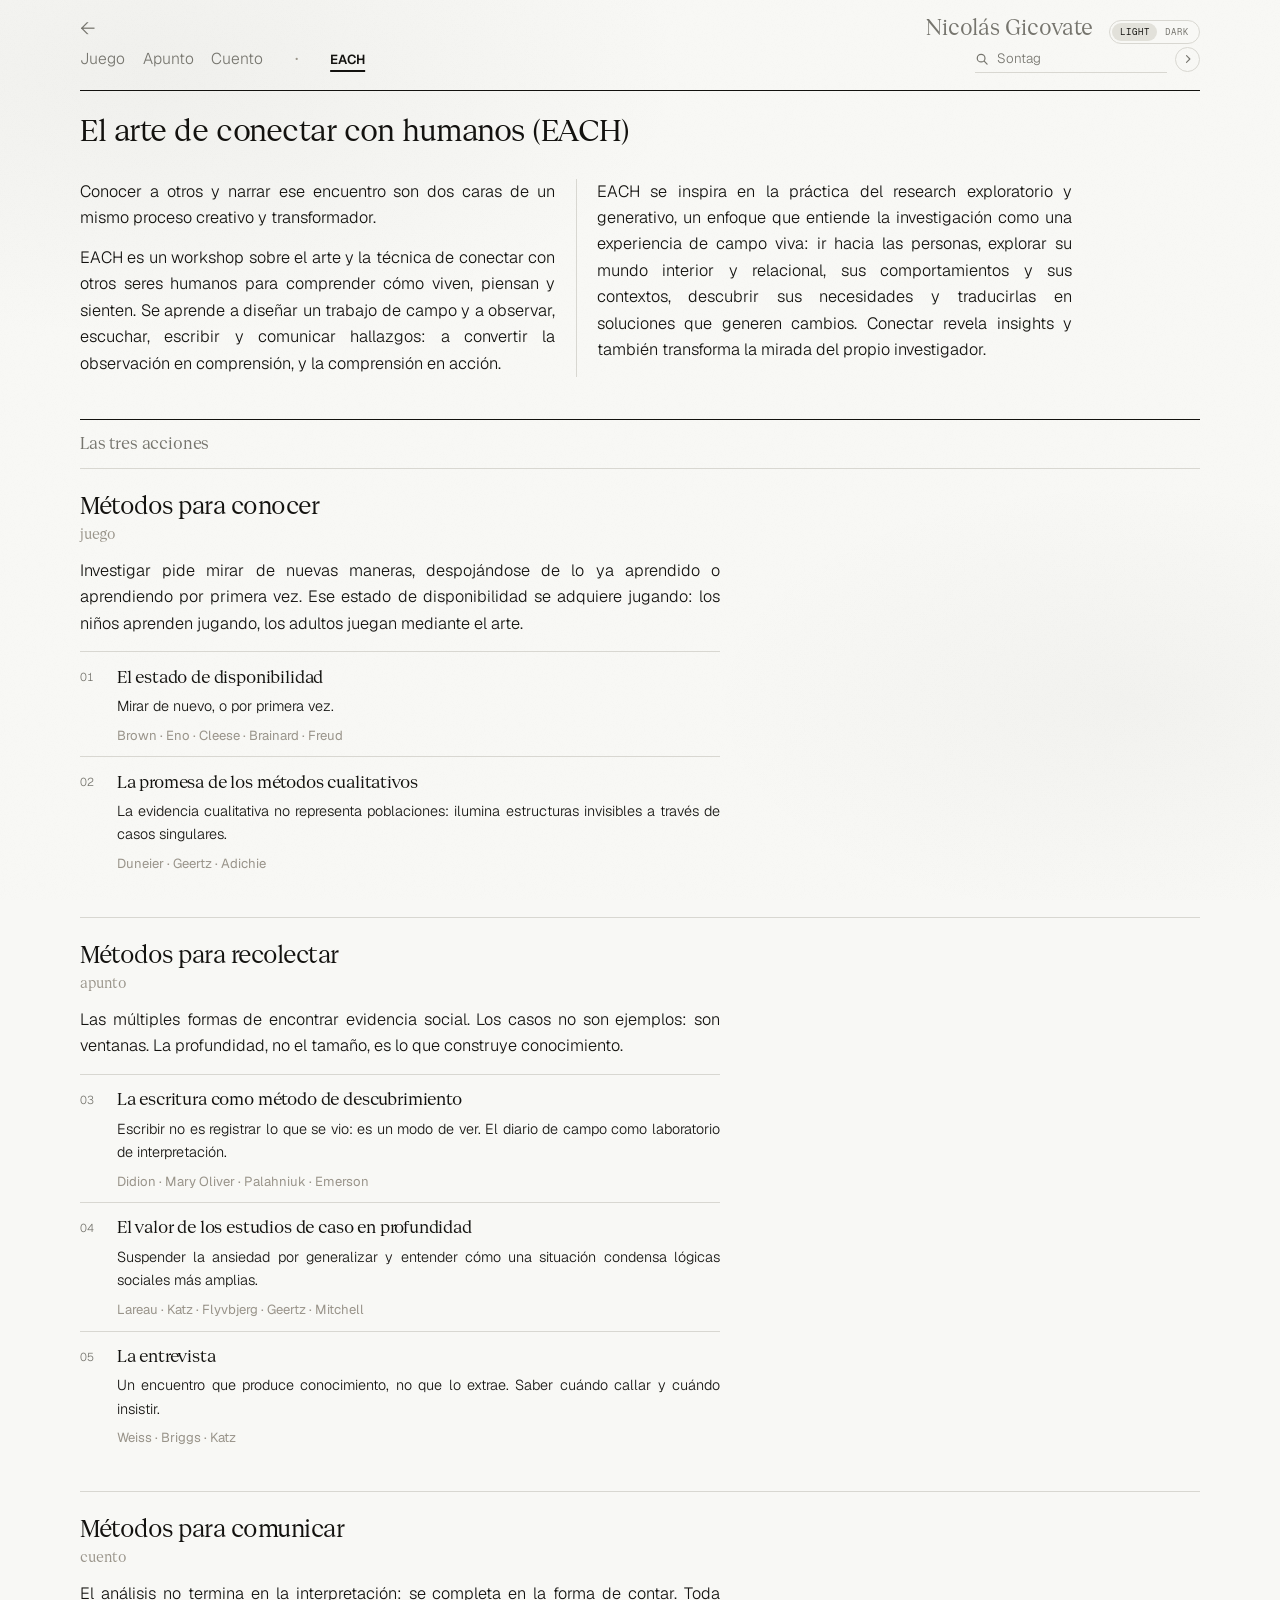
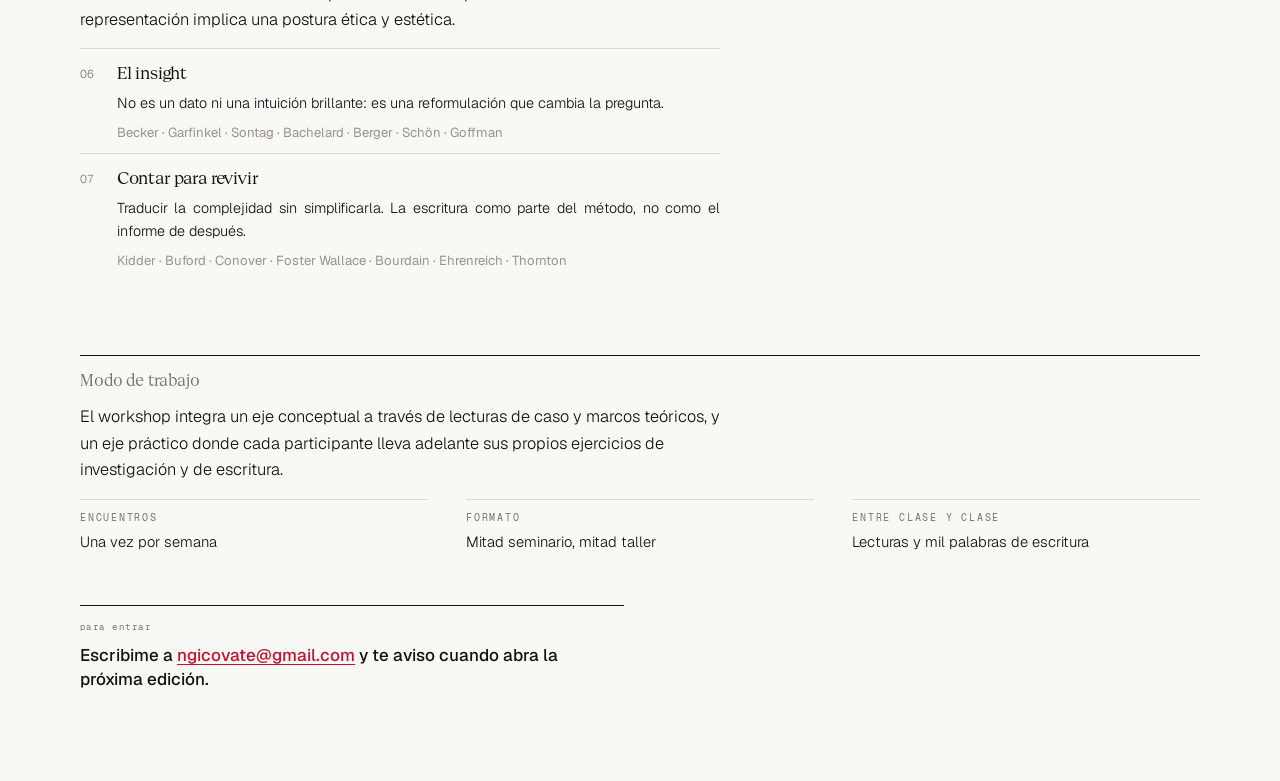
<file: each.html>
<!doctype html>
<html lang="es"><head><meta charset="utf-8">
<meta name="viewport" content="width=device-width,initial-scale=1">
<title>El arte de conectar con humanos · Nicolás Gicovate</title>
<meta name="description" content="Un workshop sobre el arte y la técnica de conectar con otros para comprender cómo viven, piensan y sienten.">
<link rel="canonical" href="https://ngicovate.github.io/gicovate/each.html">
<link rel="icon" href="marca/icono.svg" type="image/svg+xml">
<link rel="apple-touch-icon" href="marca/icono-180.png">
<meta property="og:type" content="website">
<meta property="og:site_name" content="Nicolás Gicovate">
<meta property="og:locale" content="es_AR">
<meta property="og:title" content="Nicolás Gicovate - Obras Completas">
<meta property="og:description" content="Un workshop sobre el arte y la técnica de conectar con otros para comprender cómo viven, piensan y sienten.">
<meta property="og:url" content="https://ngicovate.github.io/gicovate/each.html">
<meta property="og:image" content="https://ngicovate.github.io/gicovate/marca/compartir.jpg">
<meta property="og:image:width" content="1200">
<meta property="og:image:height" content="630">
<meta property="og:image:alt" content="Nicolás Gicovate. Cuentos, cuaderno de apuntes, bien jugado, el arte de conectar con humanos.">
<meta name="twitter:card" content="summary_large_image">
<script>try{var t=localStorage.getItem('tema');if(t)document.documentElement.setAttribute('data-tema',t)}catch(e){}</script>
<link rel="stylesheet" href="estilo.css?v=ffd9535d">
</head><body>
<div class="limite">
  <div class="filete">
    <div class="arriba">
      <a class="volver" href="index.html" aria-label="Volver al inicio">←</a>
      <p class="nombre"><a href="index.html">Nicolás Gicovate</a></p>
      <div class="pastilla" id="tema" role="group" aria-label="Tema">
        <button type="button" data-tema="claro" aria-pressed="true">Light</button>
        <button type="button" data-tema="oscuro" aria-pressed="false">Dark</button>
      </div>
    </div>
    <div class="fila">
      <nav class="menu">
        <a href="juego.html">Juego</a>
        <a href="cuaderno-de-apuntes.html">Apunto</a>
        <a href="cuentos.html">Cuento</a>
        <span class="aparte" aria-hidden="true">·</span>
        <a class="otra" href="each.html" aria-current="page">EACH</a>
      </nav>
      <form class="buscar" action="buscar.html" role="search">
        <span class="campo">
          <svg class="lupa" viewBox="0 0 16 16" aria-hidden="true" focusable="false"><circle cx="7" cy="7" r="4.4" fill="none" stroke="currentColor" stroke-width="1.4"/><path d="m10.5 10.5 3.3 3.3" stroke="currentColor" stroke-width="1.4" stroke-linecap="round"/></svg>
          <input type="search" name="q" placeholder="Buscar" aria-label="Buscar una palabra" autocomplete="off" spellcheck="false">
          <span class="rueda" aria-hidden="true"></span>
        </span>
        <button class="ir" type="submit" aria-label="Buscar"><svg viewBox="0 0 16 16" aria-hidden="true" focusable="false"><path d="m6 3.5 4.5 4.5L6 12.5" fill="none" stroke="currentColor" stroke-width="1.5" stroke-linecap="round" stroke-linejoin="round"/></svg></button>
      </form>
    </div>
  </div>
  <h1>El arte de conectar con humanos (EACH)</h1>
  <article class="entrada curso">
    <div class="apertura">
      <p>Conocer a otros y narrar ese encuentro son dos caras de un mismo proceso creativo y transformador.</p>
      <p class="lede">EACH es un workshop sobre el arte y la técnica de conectar con otros seres humanos para comprender cómo viven, piensan y sienten. Se aprende a diseñar un trabajo de campo y a observar, escuchar, escribir y comunicar hallazgos: a convertir la observación en comprensión, y la comprensión en acción.</p>
      <p>EACH se inspira en la práctica del research exploratorio y generativo, un enfoque que entiende la investigación como una experiencia de campo viva: ir hacia las personas, explorar su mundo interior y relacional, sus comportamientos y sus contextos, descubrir sus necesidades y traducirlas en soluciones que generen cambios. Conectar revela insights y también transforma la mirada del propio investigador.</p>
    </div>

    <h2 class="seccion">Las tres acciones</h2>
    <div class="acciones">
  <section class="mov">
    <div class="cabeza">
      <p class="titulo">Métodos para conocer</p>
      <p class="bajada">juego</p>
    </div>
    <div class="detalle">
      <p class="que">Investigar pide mirar de nuevas maneras, despojándose de lo ya aprendido o aprendiendo por primera vez. Ese estado de disponibilidad se adquiere jugando: los niños aprenden jugando, los adultos juegan mediante el arte.</p>
      <div class="clase"><span class="n">01</span><div>
        <h3>El estado de disponibilidad</h3>
        <p>Mirar de nuevo, o por primera vez.</p>
        <p class="leen">Brown · Eno · Cleese · Brainard · Freud</p></div></div>
      <div class="clase"><span class="n">02</span><div>
        <h3>La promesa de los métodos cualitativos</h3>
        <p>La evidencia cualitativa no representa poblaciones: ilumina estructuras invisibles a través de casos singulares.</p>
        <p class="leen">Duneier · Geertz · Adichie</p></div></div>
    </div>
  </section>
  <section class="mov">
    <div class="cabeza">
      <p class="titulo">Métodos para recolectar</p>
      <p class="bajada">apunto</p>
    </div>
    <div class="detalle">
      <p class="que">Las múltiples formas de encontrar evidencia social. Los casos no son ejemplos: son ventanas. La profundidad, no el tamaño, es lo que construye conocimiento.</p>
      <div class="clase"><span class="n">03</span><div>
        <h3>La escritura como método de descubrimiento</h3>
        <p>Escribir no es registrar lo que se vio: es un modo de ver. El diario de campo como laboratorio de interpretación.</p>
        <p class="leen">Didion · Mary Oliver · Palahniuk · Emerson</p></div></div>
      <div class="clase"><span class="n">04</span><div>
        <h3>El valor de los estudios de caso en profundidad</h3>
        <p>Suspender la ansiedad por generalizar y entender cómo una situación condensa lógicas sociales más amplias.</p>
        <p class="leen">Lareau · Katz · Flyvbjerg · Geertz · Mitchell</p></div></div>
      <div class="clase"><span class="n">05</span><div>
        <h3>La entrevista</h3>
        <p>Un encuentro que produce conocimiento, no que lo extrae. Saber cuándo callar y cuándo insistir.</p>
        <p class="leen">Weiss · Briggs · Katz</p></div></div>
    </div>
  </section>
  <section class="mov">
    <div class="cabeza">
      <p class="titulo">Métodos para comunicar</p>
      <p class="bajada">cuento</p>
    </div>
    <div class="detalle">
      <p class="que">El análisis no termina en la interpretación: se completa en la forma de contar. Toda representación implica una postura ética y estética.</p>
      <div class="clase"><span class="n">06</span><div>
        <h3>El insight</h3>
        <p>No es un dato ni una intuición brillante: es una reformulación que cambia la pregunta.</p>
        <p class="leen">Becker · Garfinkel · Sontag · Bachelard · Berger · Schön · Goffman</p></div></div>
      <div class="clase"><span class="n">07</span><div>
        <h3>Contar para revivir</h3>
        <p>Traducir la complejidad sin simplificarla. La escritura como parte del método, no como el informe de después.</p>
        <p class="leen">Kidder · Buford · Conover · Foster Wallace · Bourdain · Ehrenreich · Thornton</p></div></div>
    </div>
  </section>
    </div>

    <h2 class="seccion">Modo de trabajo</h2>
    <p>El workshop integra un eje conceptual a través de lecturas de caso y marcos teóricos, y un eje práctico donde cada participante lleva adelante sus propios ejercicios de investigación y de escritura.</p>
    <dl class="datos">
      <div><dt>Encuentros</dt><dd>Una vez por semana</dd></div>
      <div><dt>Formato</dt><dd>Mitad seminario, mitad taller</dd></div>
      <div><dt>Entre clase y clase</dt><dd>Lecturas y mil palabras de escritura</dd></div>
    </dl>

    <div class="cierre"><span class="et">para entrar</span>
      <p>Escribime a <a href="mailto:ngicovate@gmail.com">ngicovate@gmail.com</a> y te aviso cuando abra la próxima edición.</p></div>
  </article></div>
<script defer src="sitio.js?v=161ed4d4"></script>
</body></html>
</file>
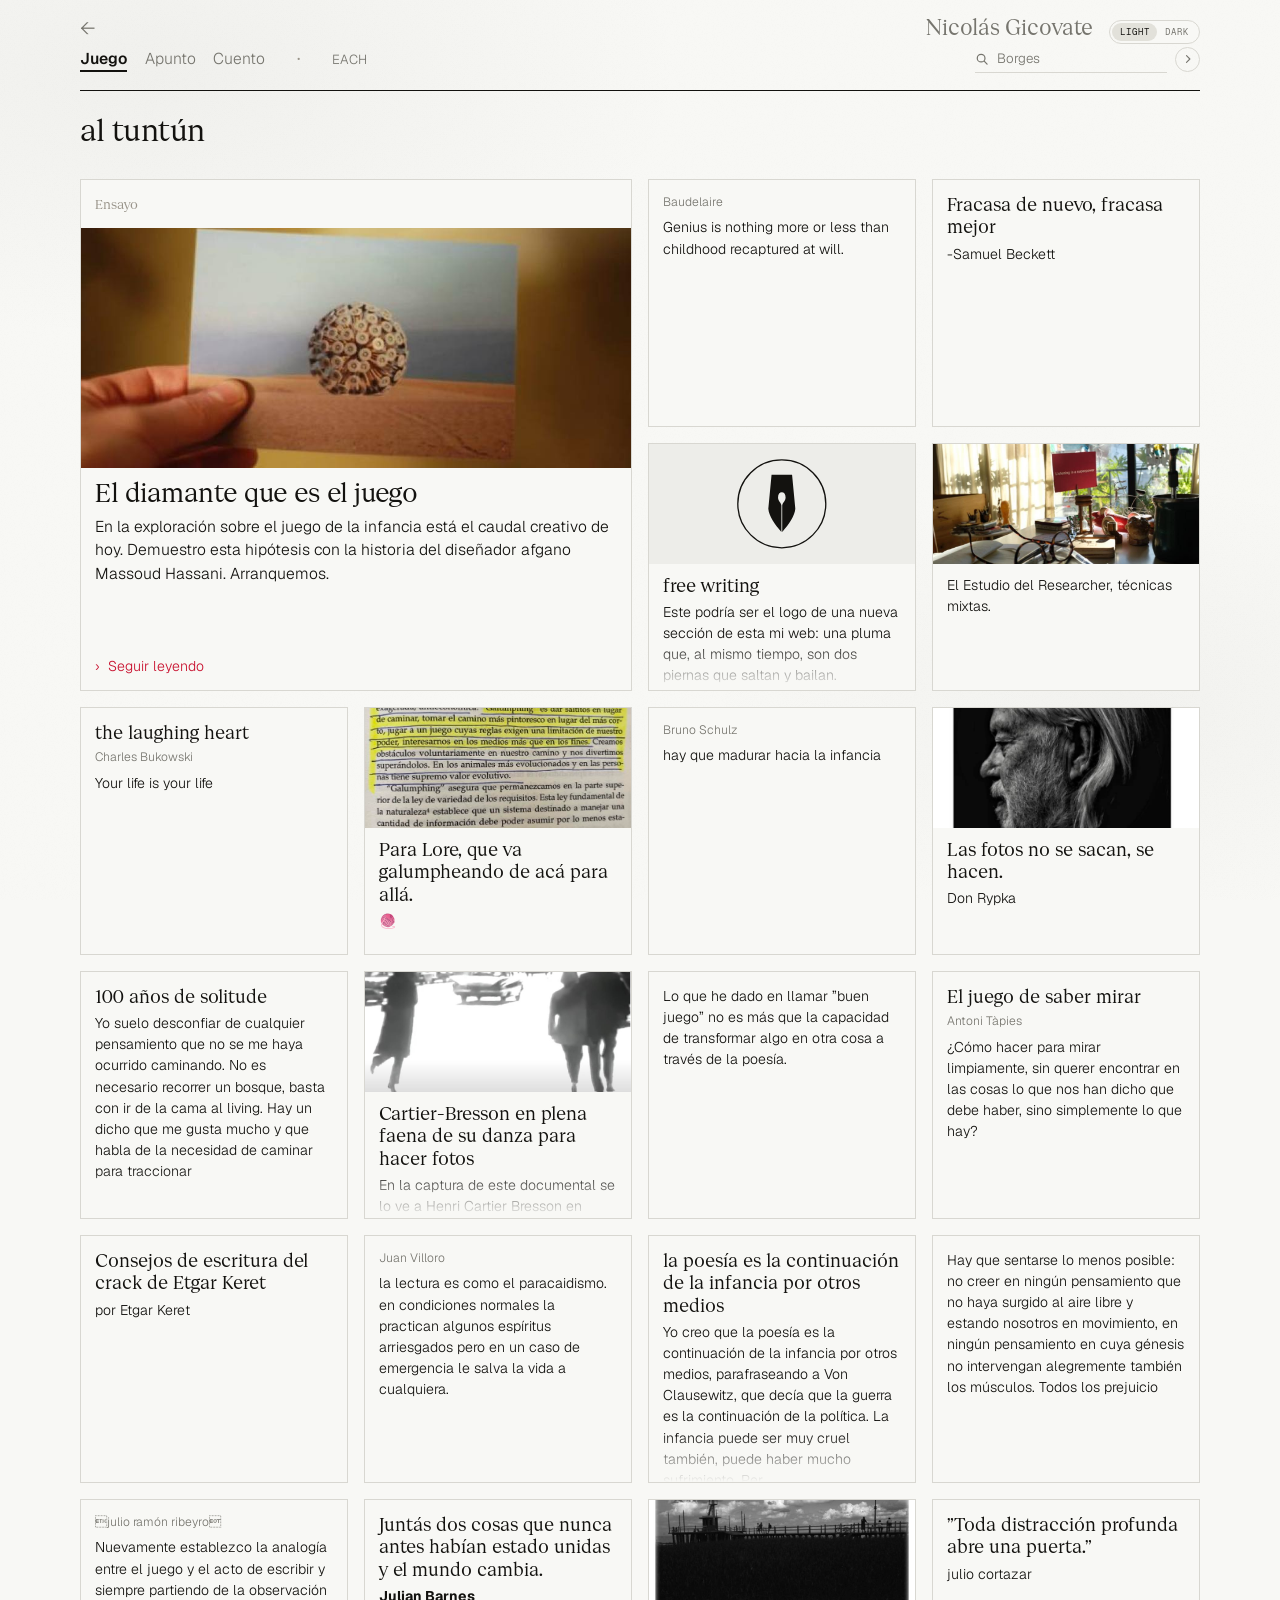
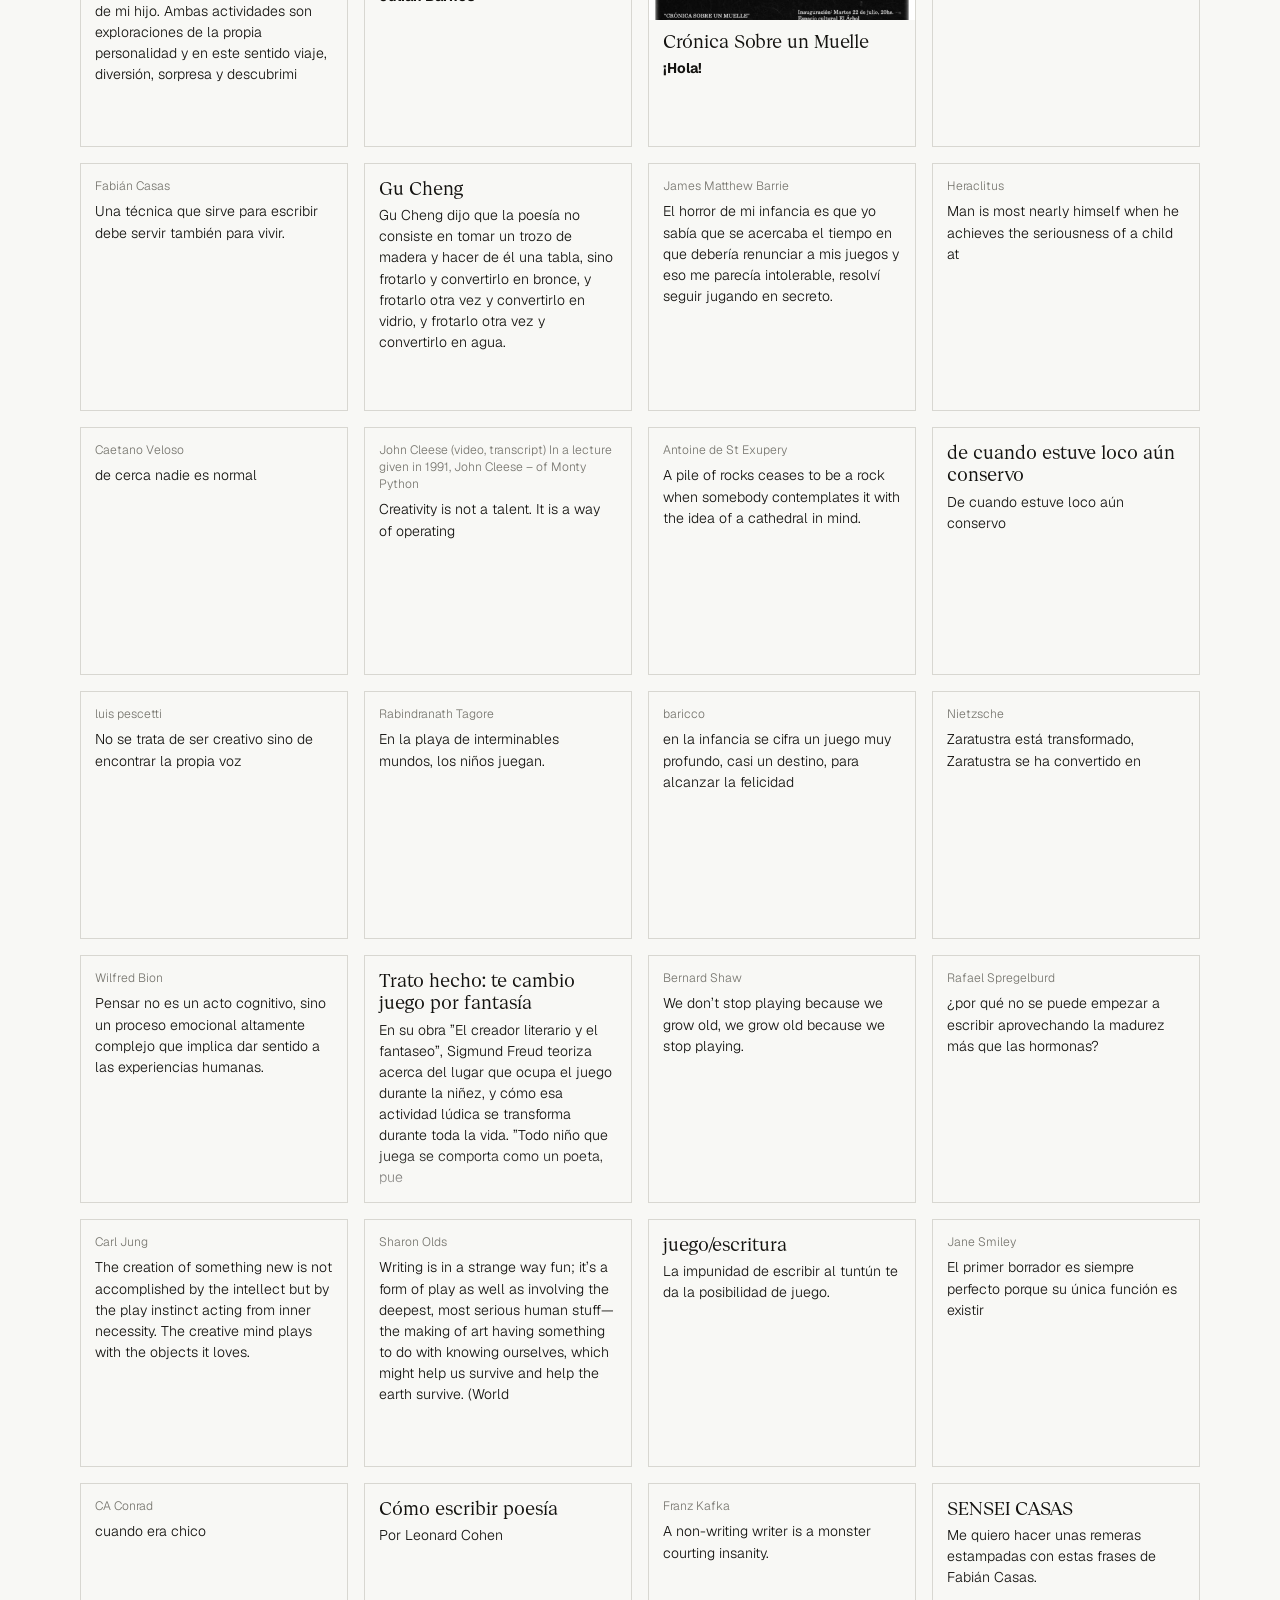
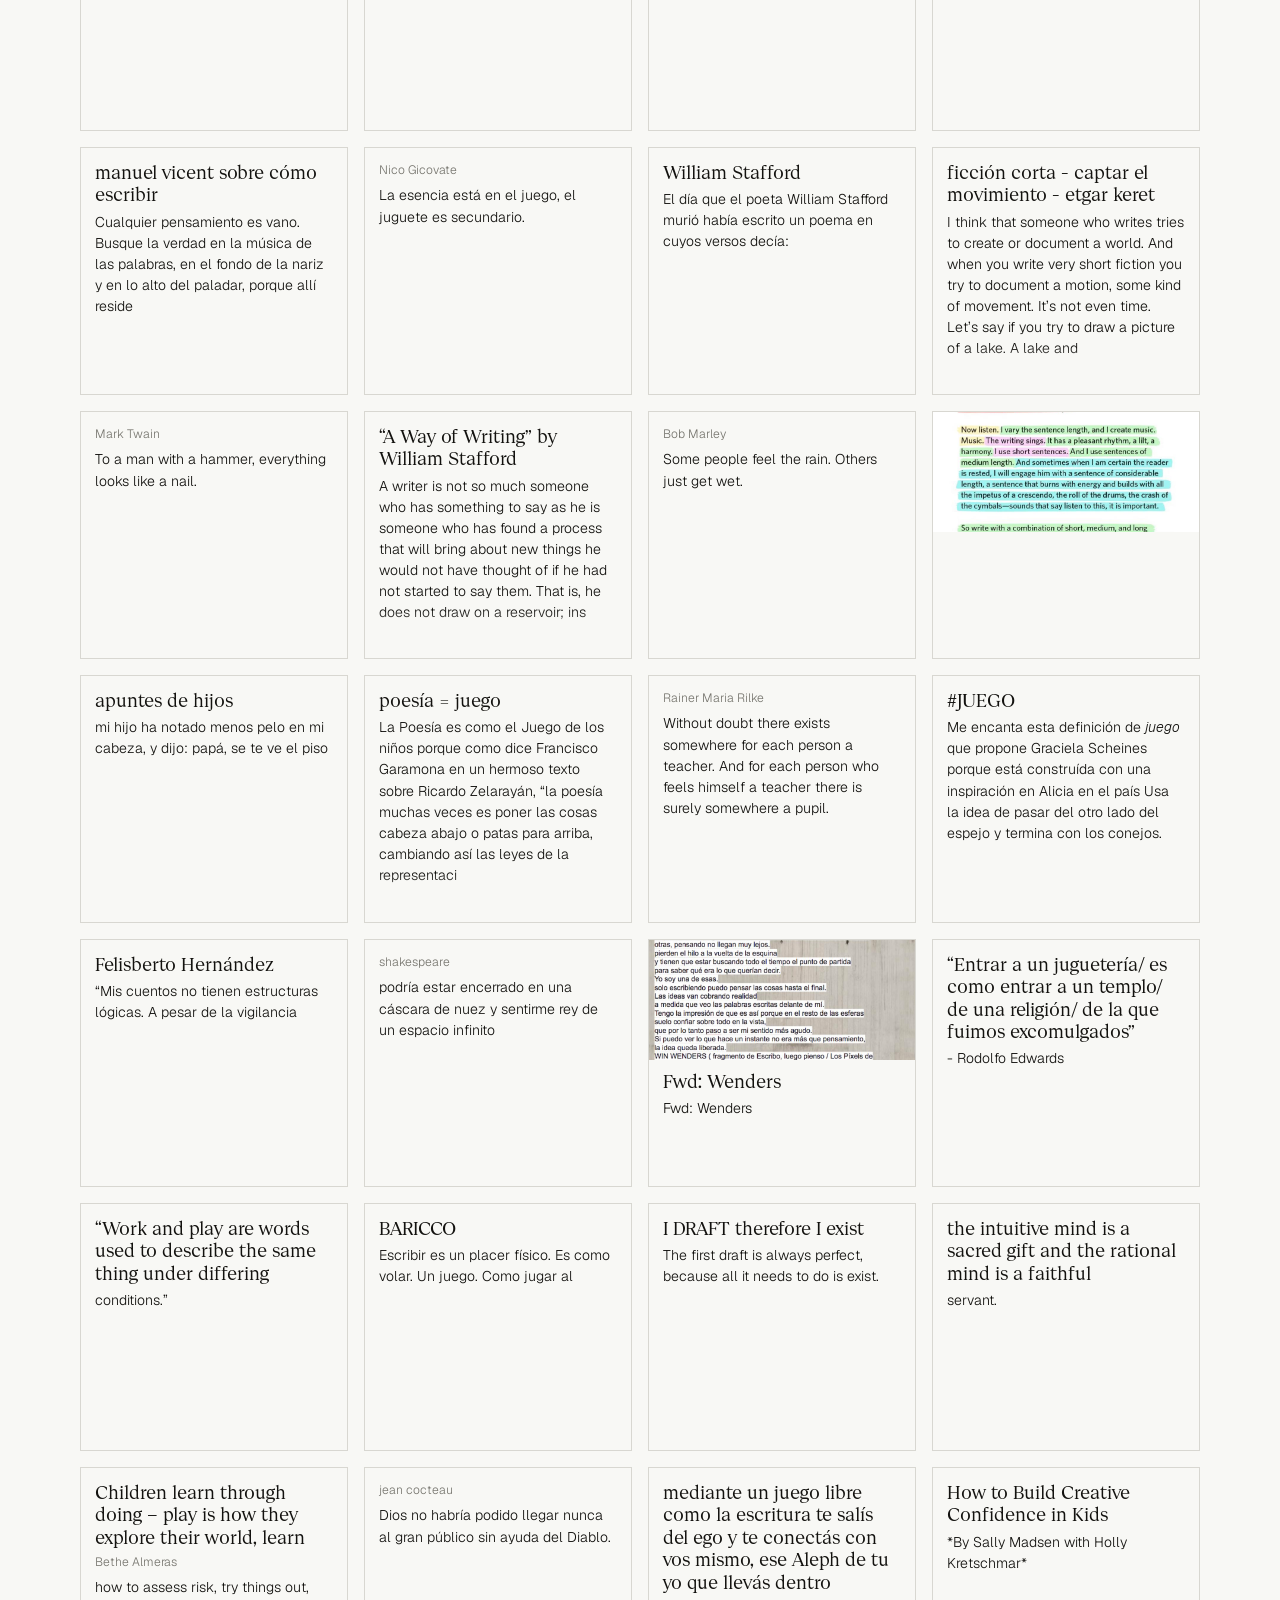
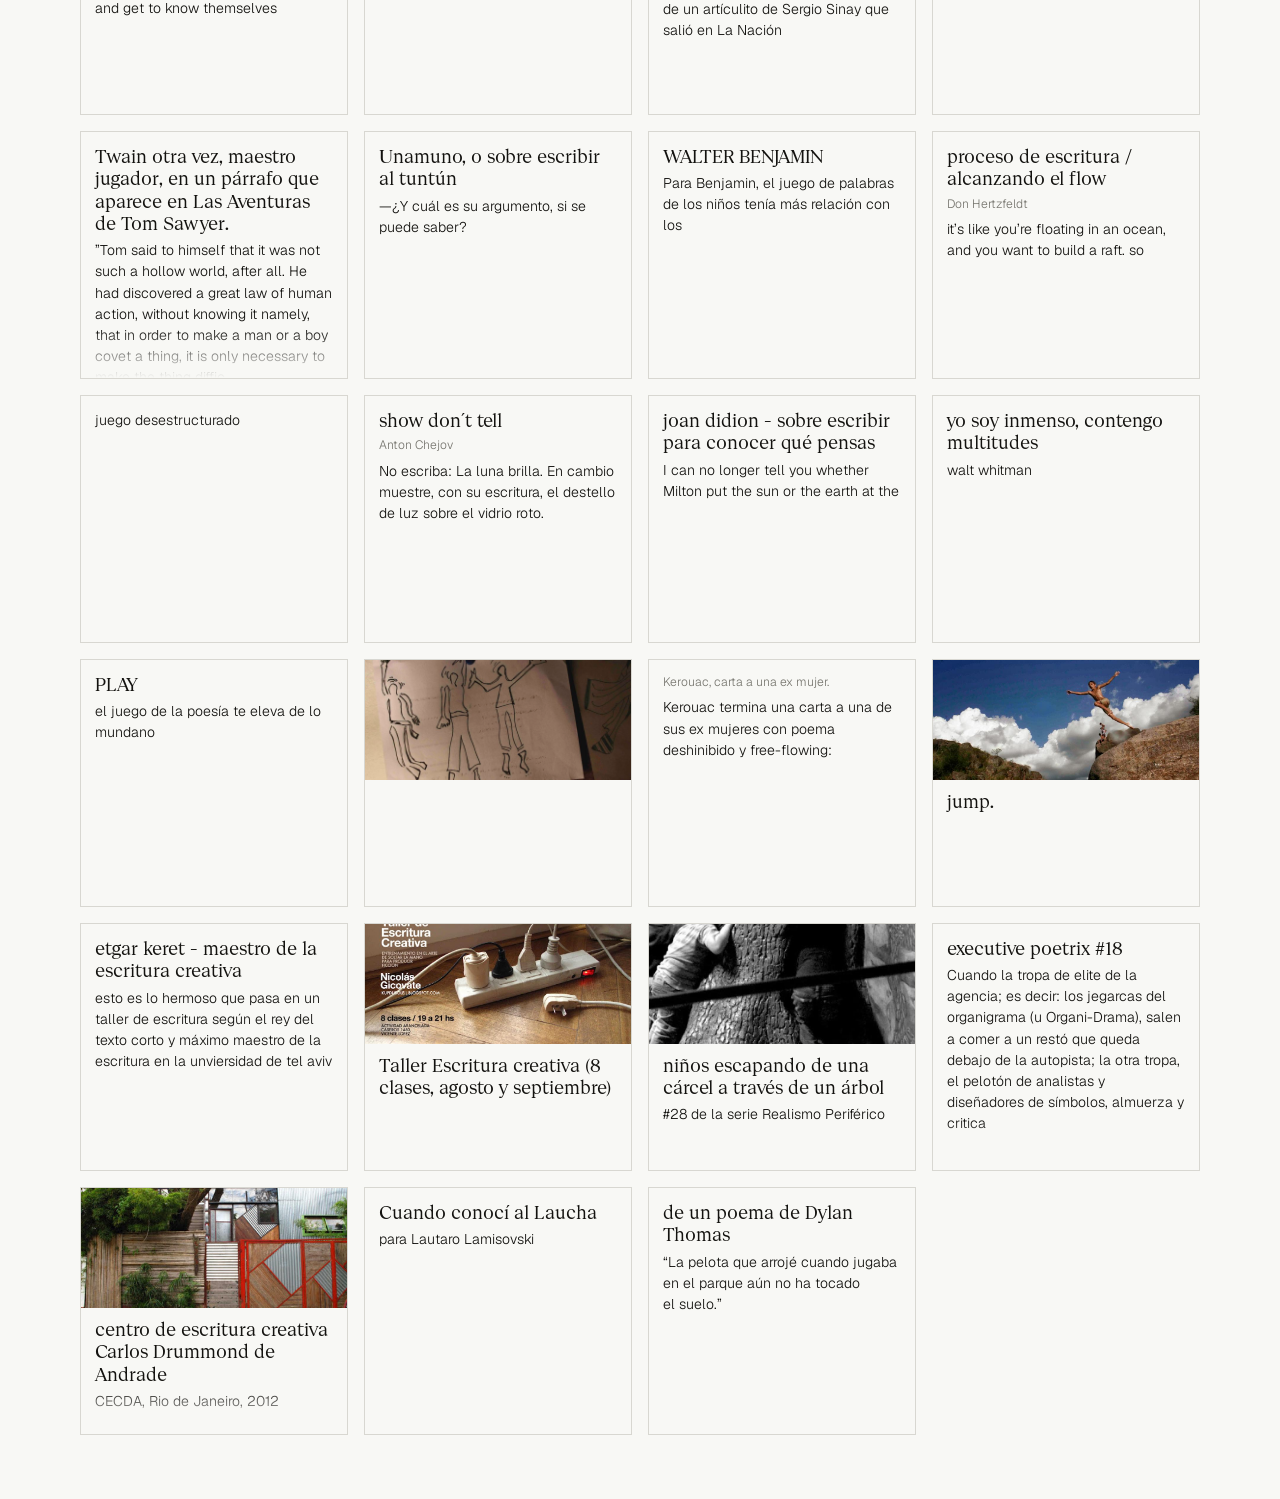
<file: juego.html>
<!doctype html>
<html lang="es"><head><meta charset="utf-8">
<meta name="viewport" content="width=device-width,initial-scale=1">
<title>Juego · Nicolás Gicovate</title>
<meta name="description" content="Juego, infancia y escritura creativa: lo que Nicolás Gicovate fue juntando.">
<link rel="canonical" href="https://ngicovate.github.io/gicovate/juego.html">
<link rel="icon" href="marca/icono.svg" type="image/svg+xml">
<link rel="apple-touch-icon" href="marca/icono-180.png">
<meta property="og:type" content="website">
<meta property="og:site_name" content="Nicolás Gicovate">
<meta property="og:locale" content="es_AR">
<meta property="og:title" content="Nicolás Gicovate - Obras Completas">
<meta property="og:description" content="Juego, infancia y escritura creativa: lo que Nicolás Gicovate fue juntando.">
<meta property="og:url" content="https://ngicovate.github.io/gicovate/juego.html">
<meta property="og:image" content="https://ngicovate.github.io/gicovate/marca/compartir.jpg">
<meta property="og:image:width" content="1200">
<meta property="og:image:height" content="630">
<meta property="og:image:alt" content="Nicolás Gicovate. Cuentos, cuaderno de apuntes, bien jugado, el arte de conectar con humanos.">
<meta name="twitter:card" content="summary_large_image">
<script>try{var t=localStorage.getItem('tema');if(t)document.documentElement.setAttribute('data-tema',t)}catch(e){}</script>
<link rel="stylesheet" href="estilo.css?v=ffd9535d">
</head><body>
<div class="limite">
  <div class="filete">
    <div class="arriba">
      <a class="volver" href="index.html" aria-label="Volver al inicio">←</a>
      <p class="nombre"><a href="index.html">Nicolás Gicovate</a></p>
      <div class="pastilla" id="tema" role="group" aria-label="Tema">
        <button type="button" data-tema="claro" aria-pressed="true">Light</button>
        <button type="button" data-tema="oscuro" aria-pressed="false">Dark</button>
      </div>
    </div>
    <div class="fila">
      <nav class="menu">
        <a href="juego.html" aria-current="page">Juego</a>
        <a href="cuaderno-de-apuntes.html">Apunto</a>
        <a href="cuentos.html">Cuento</a>
        <span class="aparte" aria-hidden="true">·</span>
        <a class="otra" href="each.html">EACH</a>
      </nav>
      <form class="buscar" action="buscar.html" role="search">
        <span class="campo">
          <svg class="lupa" viewBox="0 0 16 16" aria-hidden="true" focusable="false"><circle cx="7" cy="7" r="4.4" fill="none" stroke="currentColor" stroke-width="1.4"/><path d="m10.5 10.5 3.3 3.3" stroke="currentColor" stroke-width="1.4" stroke-linecap="round"/></svg>
          <input type="search" name="q" placeholder="Buscar" aria-label="Buscar una palabra" autocomplete="off" spellcheck="false">
          <span class="rueda" aria-hidden="true"></span>
        </span>
        <button class="ir" type="submit" aria-label="Buscar"><svg viewBox="0 0 16 16" aria-hidden="true" focusable="false"><path d="m6 3.5 4.5 4.5L6 12.5" fill="none" stroke="currentColor" stroke-width="1.5" stroke-linecap="round" stroke-linejoin="round"/></svg></button>
      </form>
    </div>
  </div>
  <h1>al tuntún</h1>
  <div class="azulejos">
  <article class="azulejo destacado" id="813519019249418240" data-i="0" tabindex="0" role="button" aria-label="Abrir: El diamante que es el juego">
    <div class="tapa">
      <p class="et">Ensayo</p>
      <img class="miniatura" src="imagenes/c227e6c933013eae.jpg" alt="" loading="lazy">
      
      <h2>El diamante que es el juego</h2>
      
      <p class="resumen">En la exploración sobre el juego de la infancia está el caudal creativo de hoy. Demuestro esta hipótesis con la historia del diseñador afgano Massoud Hassani. Arranquemos.</p>
      <p class="seguir"><span class="flecha">›</span>Seguir leyendo</p>
    </div>
    <div class="completo"><h2>El diamante que es el juego</h2><p>En la exploración sobre el juego de la infancia está el caudal creativo de hoy. Demuestro esta hipótesis con la historia del diseñador afgano Massoud Hassani. Arranquemos.</p><p>Como sé que disponés de poco tiempo, querida lectora y querido lector, te propongo que pongamos manos a la obra y viajemos rápido hacia el pasado y hacia el Este. Imaginá que un tal Massoud tiene seis años. Vive en las afueras de Kabul, Afganistán, en una zona de casas bajas, linderas al desierto.</p><p>Hoy Massoud se despertó temprano y el sol del amanecer ya está tiñendo de un naranja tenue la aridez del paisaje que circunda su casa. Mientras su padre, su madre y su hermano duermen, Massoud se sirve un té de menta frío y come una especie de budín de frutos secos que quedó de la noche anterior. Toma y come con una tranquilidad inusual para un niño tan pequeño. Enjuaga el vaso. Ahora lo vemos tirado sobre el piso con las piernas dobladas en L. Sus pies se juntan y se separan al compás de un ritmo propio. Massoud está fabricando un objeto-juguete de papel y lo perfecciona al detalle. ¿Conocés los objetos-juguete de papel? Asumo que no. En la pampa argentina, por dar un ejemplo, jugamos con avioncitos de papel. El viento fuerte es la excepción, sobre todo en la ciudad, claro. En cambio, en otras geografías, la aeorodinámica de los avioncitos fracasa rápido. Esto lo descubrieron los niños hace siglos, y el aprendizaje se ha transmitido de generación en generación.</p><p>El juego ya jugado es un diamante poderoso que permite descubrir asociaciones y materiales imaginativos mediante la inmersión profunda en uno mismo.</p><p>Ya son casi las nueve de la mañana. El tiempo pasó volando. Es una hora adecuada, piensa Massoud, para tocar la puerta de los hermanos Bahiri y Shahpar, quienes viven a dos casas de distancia. Massoud sale de la suya, las tiras de plástico de las cortina de la puerta quedan inclinadas hacia dentro de la casa, suspendidas, embolsadas por un viento cuyo silbido se escucha a toda hora. Ese silbido va a constiuir la banda de sonido de la vida de Massoud. Esto él todavía no lo sabe. Lo que sí sabe, aunque no tenga las palabras para decirlo, es que el viento es fuente de juego. Y hoy es un día de buen viento. Así que sale a jugar.</p><p>Además de Massoud y los hermanos Bahiri y Shahpar, se suman otros niños. El juego consiste en la construcción de objetos de papel para hacerlos traquetear por el suelo seco hasta lograr que vuelen hacia adelante y en línea recta. Los niños se juntan, los arreglan, discuten mejoras. Algunos diseños surfean ráfagas muy bravas y cálidas que en esta época del año azotan el desierto afgano. Shahpar traza con un palo una línea de largada y 1,2,3… sueltan los juguetes de papel al unísono.</p><p>Los objetos levantan vuelo y se pierden tierra adentro en la aridez inhóspita y descobijada del territorio. No pueden ir a buscarlos. Esa zona está prohibida porque ejércitos extranjeros y escuadrones paramilitares suelen realizar allí prácticas de guerra. Al irse, dejan desechos, armas que no funcionan y trampas mortales debajo del suelo: minas de muy bajo costo que explotan ni bien alguien las pisa. Los niños se quedan con las manos vacías. Deben juntar desechos, más papel, diseñar y fabricar otra vez.</p><p>Permítame lectora, lector, que nos adelantemos en el tiempo exactamente cuatro años. El padre de Massoud muere a causa de un ataque aéreo. Su madre decide emprender la huida del país junto a Massoud, que ahora tiene diez años, y su otro hijo, que ahora tiene ocho. Recalan primero en Rusia, y luego logran anclar en Holanda donde les conceden asilo como refugiados políticos.</p><p>Massoud, con esfuerzo, ingresa en la carrera de Diseño. Para el trabajo final debe crear un proyecto original. Su director de tesis le habla de conectarse con su propia esencia, con quien es realmente. “Desde ahí es que se puede crear algo original pues lo único original es el hecho de que la imagen, la idea, tenga origen en vos”, le dice.</p><p>La autoexploración lúdica es una práctica complementaria a la investigación de campo. Y puede realizarse durante la primera etapa del proceso creativo.</p><p>El viento. Massoud siente el viento. Cierra los ojos y vuelve a jugar con el viento a favor. Hay 110 millones de minas activas en el mundo, y explota una cada 22 minutos, según Naciones Unidas. El costo de desactivarlas es caro y de alto riesgo. La Princesa Diana había tomado el tema como bandera pero luego de esa alta atención pública la problemática cayó en el olvido y en manos de empresas que cobran caro la detonación de minas y contratan mano de obra local para desactivarlas, con los peligros que eso conlleva. La solución de Massoud se llama Mine Kafon y cuesta 60 dólares porque está hecha de desechos plásticos y cañas de bambú. Es un objeto grande que se mueve impulsado por el viento. Va detonando las bombas ocultas que encuentra a su paso. Está construido de forma tal que cuando explota, implosiona sólo uno de sus bastones, pero el objeto entero puede seguir andando para hacer explotar otras minas que encuentre a su paso.</p><p>Por un sistema de GPS dentro del juguete detonador, en tiempo real, se puede ir “pintando” el territorio libre de minas. Pasillos que se van ensanchando y la posibilidad de la muerte que se va achicando. Es un prototipo, un artefacto que mezcla arte y la resolución de un problema complejo. Sobre todo es una forma de visibilizar en la agenda global la trampa letal de las minas personales.</p><p>El proceso creativo comienza por la exploración divergente y el descubrimiento anclado en una curiosidad fresca que posibilita mirar con otros ojos. A veces, arranca por el contacto con las personas para quienes queremos crear una solución. Este es el primer cuarto del doble diamante.</p><p>La persona que tenemos más a mano somos nosotros mismos. Pero a veces resulta difícil desdoblarse para mirarnos con ojos nuevos. En cambio, mirar al niño, a la niña, que fuimos puede resultar más fácil. Entre otras cosas porque está más atrás en el tiempo, más despegado de quienes somos hoy. Podés zambullirte ahí dentro, en esa topografía lúdica y comenzar a cosechar hallazgos.</p><p>Una frase del poeta Dylan Thomas siempre resuena en mí a la hora de hablar del poder del juego: “La pelota que arrojé cuando jugaba en el parque aún no ha tocado el suelo”. Es que es muy cierto: El juego libre de la infancia quedó dentro nuestro, quizás agazapado debajo de un pliegue de supuesta adultez. Pero lo importante es que sigue ahí, en estado de latencia. Es un deber: Todo adulto responsable debe encontrar su juego. Puliendo ese diamante hay buen material para trabajar durante el resto de la vida.</p><p>[Post Data. Se suele decir que la resolución de problemas es un deporte de equipo. La escritura, a su manera, también es colectiva. Me encantaría recibir comentarios y continuar la conversación — email: ngicovate@gmail.com]</p><figure class="al-final"><img src="imagenes/c227e6c933013eae.jpg" alt="" loading="lazy"><figcaption>Prototipo de Mine Kafon. Foto: MOMA (Museum of Modern Art)</figcaption></figure></div>
  </article>
  <article class="azulejo" id="149176064406" data-i="1" tabindex="0" role="button" aria-label="Abrir: Genius is nothing more or less than childhood recaptured at will.">
    <div class="tapa">
      
      
      
      
      <p class="autor">Baudelaire</p>
      <p class="resumen">Genius is nothing more or less than childhood recaptured at will.</p>
      
    </div>
    <div class="completo"><blockquote><p>Genius is nothing more or less than childhood recaptured at will.</p></blockquote><p class="cita-autor">Baudelaire</p></div>
  </article>
  <article class="azulejo" id="146566646086" data-i="2" tabindex="0" role="button" aria-label="Abrir: Fracasa de nuevo, fracasa mejor">
    <div class="tapa">
      
      
      
      <h2>Fracasa de nuevo, fracasa mejor</h2>
      
      <p class="resumen">-Samuel Beckett</p>
      
    </div>
    <div class="completo"><h2>Fracasa de nuevo, fracasa mejor</h2><p>-Samuel Beckett</p></div>
  </article>
  <article class="azulejo" id="free-writing" data-i="3" tabindex="0" role="button" aria-label="Abrir: free writing">
    <div class="tapa">
      
      <div class="miniatura dibujo"><svg viewBox="0 0 100 100" xmlns="http://www.w3.org/2000/svg" role="img" aria-label="Una pluma de escribir que al mismo tiempo son dos piernas saltando"><circle cx="50" cy="50" r="47" fill="none" stroke="currentColor" stroke-width="1.4"/><g transform="translate(35.6 19) scale(.2884)" fill="currentColor"><path d="M12 0 L88 0 L100 126 C98 152 76 184 51.5 212 L51.5 114 C51.5 104 64 98 64 84 C64 72 58 65 50 65 C42 65 36 72 36 84 C36 98 48.5 104 48.5 114 L48.5 212 C24 184 2 152 0 126 Z"/></g></svg></div>
      
      <h2>free writing</h2>
      
      <p class="resumen">Este podría ser el logo de una nueva sección de esta mi web: una pluma que, al mismo tiempo, son dos piernas que saltan y bailan.</p>
      
    </div>
    <div class="completo"><figure class="dibujo grande"><svg viewBox="0 0 100 100" xmlns="http://www.w3.org/2000/svg" role="img" aria-label="Una pluma de escribir que al mismo tiempo son dos piernas saltando"><circle cx="50" cy="50" r="47" fill="none" stroke="currentColor" stroke-width="1.4"/><g transform="translate(35.6 19) scale(.2884)" fill="currentColor"><path d="M12 0 L88 0 L100 126 C98 152 76 184 51.5 212 L51.5 114 C51.5 104 64 98 64 84 C64 72 58 65 50 65 C42 65 36 72 36 84 C36 98 48.5 104 48.5 114 L48.5 212 C24 184 2 152 0 126 Z"/></g></svg></figure><h2>free writing</h2><p>Este podría ser el logo de una nueva sección de esta mi web: una pluma que, al mismo tiempo, son dos piernas que saltan y bailan.</p></div>
  </article>
  <article class="azulejo" id="758887244669108224" data-i="4" tabindex="0" role="button" aria-label="Abrir: El Estudio del Researcher, técnicas mixtas.">
    <div class="tapa">
      
      <img class="miniatura" src="imagenes/78d7159f21b82bd0.jpg" alt="" loading="lazy">
      
      
      
      <p class="resumen">El Estudio del Researcher, técnicas mixtas.</p>
      
    </div>
    <div class="completo"><figure><img src="imagenes/78d7159f21b82bd0.jpg" alt="" loading="lazy"></figure><p>El Estudio del Researcher, técnicas mixtas.</p></div>
  </article>
  <article class="azulejo" id="743430511273328640" data-i="5" tabindex="0" role="button" aria-label="Abrir: the laughing heart">
    <div class="tapa">
      
      
      
      <h2>the laughing heart</h2>
      <p class="autor">Charles Bukowski</p>
      <p class="resumen">Your life is your life</p>
      
    </div>
    <div class="completo"><h2>the laughing heart</h2><p class="autor">Por <b>Charles Bukowski</b></p><p>Your life is your life</p><p>Don’t let it be clubbed into dank submission.</p><p>Be on the watch.</p><p>There are ways out.</p><p>There is a light somewhere.</p><p>It may not be much light but</p><p>It beats the darkness.</p><p>Be on the watch.</p><p>The gods will offer you chances.</p><p>Know them.</p><p>Take them.</p><p>You can’t beat death but</p><p>You can beat death in life, sometimes.</p><p>And the more often you learn to do it,</p><p>The more light there will be.</p><p>Your life is your life.</p><p>Know it while you have it.</p><p>You are marvelous</p><p>The gods wait to delight</p><p>In you.</p></div>
  </article>
  <article class="azulejo" id="733066317875347456" data-i="6" tabindex="0" role="button" aria-label="Abrir: Para Lore, que va galumpheando de acá para allá.">
    <div class="tapa">
      
      <img class="miniatura" src="imagenes/3b4c9b6b565ba777.jpg" alt="" loading="lazy">
      
      <h2>Para Lore, que va galumpheando de acá para allá.</h2>
      
      <p class="resumen">🧶</p>
      
    </div>
    <div class="completo"><figure><img src="imagenes/3b4c9b6b565ba777.jpg" alt="" loading="lazy"></figure><h2>Para Lore, que va galumpheando de acá para allá.</h2><p>🧶</p></div>
  </article>
  <article class="azulejo" id="188925541006" data-i="7" tabindex="0" role="button" aria-label="Abrir: hay que madurar hacia la infancia">
    <div class="tapa">
      
      
      
      
      <p class="autor">Bruno Schulz</p>
      <p class="resumen">hay que madurar hacia la infancia</p>
      
    </div>
    <div class="completo"><blockquote><p>hay que madurar hacia la infancia</p></blockquote><p class="cita-autor">Bruno Schulz</p></div>
  </article>
  <article class="azulejo" id="731278660590551040" data-i="8" tabindex="0" role="button" aria-label="Abrir: Las fotos no se sacan, se hacen.">
    <div class="tapa">
      
      <img class="miniatura" src="imagenes/ed1f3519cc04c275.jpg" alt="" loading="lazy">
      
      <h2>Las fotos no se sacan, se hacen.</h2>
      
      <p class="resumen">Don Rypka</p>
      
    </div>
    <div class="completo"><figure><img src="imagenes/ed1f3519cc04c275.jpg" alt="" loading="lazy"></figure><h2>Las fotos no se sacan, se hacen.</h2><p>Don Rypka</p><p>RIP 1950-2023</p><p>Foto: Emilse Neme</p></div>
  </article>
  <article class="azulejo" id="730520577088143360" data-i="9" tabindex="0" role="button" aria-label="Abrir: 100 años de solitude">
    <div class="tapa">
      
      
      
      <h2>100 años de solitude</h2>
      
      <p class="resumen">Yo suelo desconfiar de cualquier pensamiento que no se me haya ocurrido caminando. No es necesario recorrer un bosque, basta con ir de la cama al living. Hay un dicho que me gusta mucho y que habla de la necesidad de caminar para traccionar</p>
      
    </div>
    <div class="completo"><h2>100 años de solitude</h2><p>Yo suelo desconfiar de cualquier pensamiento que no se me haya ocurrido caminando. No es necesario recorrer un bosque, basta con ir de la cama al living. Hay un dicho que me gusta mucho y que habla de la necesidad de caminar para traccionar la angustia “el diablo nos quiere con los pies fríos”.</p><p>La idea de viajar o moverte -si vos no estás bien en soledad- no tiene sentido, porque como dice Montaigne en su ensayo sobre la soledad, citando a Horacio, por más que te alejes con el caballo más veloz, “la negra inquietud va sentada tras el jinete”.</p><p>Hay toda una industria en torno de la infancia -de la infancia pudiente- que trata de que los chicos no se aburran nunca y los llenamos de cursos de todo. También llevan mochilas inmensas al colegio: se trata de que no puedan moverse, cada nenita o nenito son su propio mito de Sísifo en el sistema educativo embrutecedor.</p></div>
  </article>
  <article class="azulejo" id="729277672160739328" data-i="10" tabindex="0" role="button" aria-label="Abrir: Cartier-Bresson en plena faena de su danza para hacer fotos">
    <div class="tapa">
      
      <img class="miniatura" src="imagenes/45a3463b1fac95d2.jpg" alt="" loading="lazy">
      
      <h2>Cartier-Bresson en plena faena de su danza para hacer fotos</h2>
      
      <p class="resumen">En la captura de este documental se lo ve a Henri Cartier Bresson en acción. Dibujar con luz, fotografiar, tiene un aire de familia con el free writing.</p>
      
    </div>
    <div class="completo"><figure><img src="imagenes/45a3463b1fac95d2.jpg" alt="" loading="lazy"></figure><h2>Cartier-Bresson en plena faena de su danza para hacer fotos</h2><p>En la captura de este documental se lo ve a Henri Cartier Bresson en acción. Dibujar con luz, fotografiar, tiene un aire de familia con el free writing.</p><p>”To take a photograph is to align the head, the eye and the heart. It’s a way of life.” ”To me, photography is the simultaneous recognition, in a fraction of a second, of the significance of an event as well as of a precise organization of forms which gave that event its proper expression.”</p></div>
  </article>
  <article class="azulejo" id="728904534591717376" data-i="11" tabindex="0" role="button" aria-label="Abrir: Lo que he dado en llamar ”buen juego” no es más que la capacidad de tr">
    <div class="tapa">
      
      
      
      
      
      <p class="resumen">Lo que he dado en llamar ”buen juego” no es más que la capacidad de transformar algo en otra cosa a través de la poesía.</p>
      
    </div>
    <div class="completo"><p>Lo que he dado en llamar ”buen juego” no es más que la capacidad de transformar algo en otra cosa a través de la poesía.</p></div>
  </article>
  <article class="azulejo" id="728898684868313088" data-i="12" tabindex="0" role="button" aria-label="Abrir: El juego de saber mirar">
    <div class="tapa">
      
      
      
      <h2>El juego de saber mirar</h2>
      <p class="autor">Antoni Tàpies</p>
      <p class="resumen">¿Cómo hacer para mirar limpiamente, sin querer encontrar en las cosas lo que nos han dicho que debe haber, sino simplemente lo que hay?</p>
      
    </div>
    <div class="completo"><h2>El juego de saber mirar</h2><p class="autor">Por <b>Antoni Tàpies</b></p><p>¿Cómo hacer para mirar limpiamente, sin querer encontrar en las cosas lo que nos han dicho que debe haber, sino simplemente lo que hay?</p><p>He aquí un juego inocente al que os propongo juguemos.</p><p>Mirad el más sencillo de los objetos. Tomemos, por ejemplo, una vieja silla. Parece que no es nada. Pero pensad en todo el universo que incluye: las manos y los sudores cortando la madera que un día fue árbol robusto, lleno de energía, en medio de un bosque frondoso en unas altas montañas, el trabajo amoroso que la construyó, la ilusión que la compró, los cansancios que ha aliviado.</p><p>Se trata de un juego. Pero jugar no significa hacer las cosas «porque sí». Y como en todos los juegos de niños, los artistas tampoco hacen las cosas «porque sí». Jugando… jugando, de pequeños, aprendemos a hacernos mayores.</p><p class="fuente">Fragmento del texto que Tàpies escribió en 1967 para los lectores de la revista Cavall Fort. El texto completo, en castellano, lo publica el <a href="https://museutapies.org/wp-content/uploads/2020/05/El-juego.pdf" rel="noopener">Museu Tàpies</a>.</p></div>
  </article>
  <article class="azulejo" id="689795627262017536" data-i="13" tabindex="0" role="button" aria-label="Abrir: Consejos de escritura del crack de Etgar Keret">
    <div class="tapa">
      
      
      
      <h2>Consejos de escritura del crack de Etgar Keret</h2>
      
      <p class="resumen">por Etgar Keret</p>
      
    </div>
    <div class="completo"><h2>Consejos de escritura del crack de Etgar Keret</h2><p>por Etgar Keret</p><p>Traducción: <strong>Nicolás Gicovate</strong></p><p>1. Tenés que estar hiper seguro de que te gusta escribir.</p><p>Los escritores siempre tienden a decir que escribir es un quilombo y a hablar sobre el sufrimiento que les causa. Bull shit pura, mienten. La gente es reacia a admitir hace algo que disfruta.</p><p>Escribir es una manera de vivir otras vidas. Muchas vidas. Las vidas de miles de personas que nunca serás pero que son ciento por ciento vos. Cada vez que te sientes a darle masa a la escritura encará la hoja y ponele garra y corazón. Incluso cuando no te sale nada de nada agradecé la oportunidad de poder expandir el alcance de tu propia vida. Escribir es duro y divertido a la vez. Es excitante. Tiene onda. Es muy canchero. No dejes que nadie te diga lo contrario.</p><p>2. Ama a tus personajes.</p><p>Para que un personaje sea real tiene que haber al menos una persona en este mundo capaz de amarlo y entenderlo más allá de que le caiga bien la personalidad del personaje. Vos sos el padre y la madre de los personajes que creás. Si vos no los podés amar entonces nadie puede amarlos.</p><p>3. Cuando escribís no le debés nada a nadie.</p><p>En la vida real cuando no te portás bien terminás en cana, en un correccional o en un psiquiátrico. Con la escritura, en cambio, podés hacer lo que se te cante. Si hay un personaje en tu historia con el que tenés cierto appeal, dale un beso. Si en el medio de tu relato hay una alfombra que odiás, prendele fuego en el medio del living. En la escritura podés destrozar planetas enteros y liquidar civilizaciones apretando una teclita; y una hora después, cuando te cruces con la vieja del piso de abajo en el hall de entrada, la podés saludar como si tal cosa.</p><p>4. Siempre arrancá desde la mitad.</p><p>Los primeros comienzos son como el borde chamuscado de una torta, esos que tocaron el canto de la asadera. Los necesitas sólo para seguir adelante pero no son necesariamente comestibles.</p><p>5. Intentá no saber cómo va a terminar.</p><p>La curiosidad es una fuerza ultra poderosa. No dejes que se te escape. Cuando estés por escribir un cuento o un capítulo, tomá control de la situación y de los deseos de tus personjes pero siempre dejate sorprender por los giros de la historia que estás contando.</p><p>6. No uses nada por el simple hecho de que siempre se usó.</p><p>El parafraseo, las comillas, los personajes que continúan con el mismo nombre cuando das vuelta la página: todas estas son convenciones que están para que te sirvan. Si no te funcan, olvidátelas. El hecho que de una regla funcione en todos los libros que leíste no quiere decir que tenga que funcionar en tu texto.</p><p>7. Escribí como vos.</p><p>Si tratás de escribir como Nabokov siempre habrá al menos una persona (Nabokov) que lo hará mejor que vos. Pero si tratás de escribir de la manera que a vos te sale, de la manera en que sos vos, siempre vas a ser el único campeón mundial en ser vos mismo.</p><p>8. Asegurate de estar solo en el cuarto en el que escribís.</p><p>Si bien escribir en cafés suena romántico, el hecho de tener otra gente alrededor hace que te ajustes a ellos, muchas veces sin darte cuenta.</p><p>Cuando no tenés a nadie alrededor podés hablar con vos mismo o incluso meterte el dedo en la naríz sin darte cuenta. Escribir es una especie de hurgar en la naríz de uno, y cuando hay gente cerca, la tarea se hace menos natural.</p><p>9. Dejate alentar por la gente que te cae bien.</p><p>E intentá ignorar al resto del mundo. Lo que sea que hayas escrito no es para ellos. No importa, hay millones de escritores en el mundo. Si se ponen las pilas y buscan, seguro que encontrarán uno que se ajuste a sus expectativas.</p><p>10. Oí lo que todos tienen para decirte pero no escuches a ninguno (excepto a mí)</p><p>Escribir es el territorio más privado del mundo. Así como nadie puede enseñarte cómo te gusta el café, nadie puede enseñarte cómo escribir. Si alguien te da un consejo que te suena coherente y sentís que es piola, que va con vos, usalo. Si alguien te da un consejo que suena coherente y lo sentís equivocado, no pierdas ni un segundo. Puede ser bueno para otro, no para vos.</p></div>
  </article>
  <article class="azulejo" id="688408146633539584" data-i="14" tabindex="0" role="button" aria-label="Abrir: la lectura es como el paracaidismo. en condiciones normales la practic">
    <div class="tapa">
      
      
      
      
      <p class="autor">Juan Villoro</p>
      <p class="resumen">la lectura es como el paracaidismo. en condiciones normales la practican algunos espíritus arriesgados pero en un caso de emergencia le salva la vida a cualquiera.</p>
      
    </div>
    <div class="completo"><p class="autor">Por <b>Juan Villoro</b></p><p>la lectura es como el paracaidismo. en condiciones normales la practican algunos espíritus arriesgados pero en un caso de emergencia le salva la vida a cualquiera.</p></div>
  </article>
  <article class="azulejo" id="688224396905758720" data-i="15" tabindex="0" role="button" aria-label="Abrir: la poesía es la continuación de la infancia por otros medios">
    <div class="tapa">
      
      
      
      <h2>la poesía es la continuación de la infancia por otros medios</h2>
      
      <p class="resumen">Yo creo que la poesía es la continuación de la infancia por otros medios, parafraseando a Von Clausewitz, que decía que la guerra es la continuación de la política. La infancia puede ser muy cruel también, puede haber mucho sufrimiento. Per</p>
      
    </div>
    <div class="completo"><h2>la poesía es la continuación de la infancia por otros medios</h2><p>Yo creo que la poesía es la continuación de la infancia por otros medios, parafraseando a Von Clausewitz, que decía que la guerra es la continuación de la política. La infancia puede ser muy cruel también, puede haber mucho sufrimiento. Pero hay una especie de mirada nueva, inocente, un descubrimiento, se ven las cosas por primera vez. Hay algo de esa infancia que hay que, para mí, para los artistas, traer de nuevo, recuperar. Como decía Bruno Schulz: hay que madurar hacia la infancia. Me acuerdo de un verso de Marosa Di Giorgio, la uruguaya, que dice: “las muñecas y nosotras éramos iguales, pero pasó el tiempo y nosotras nos quedamos altas como mi mamá” Y dice “nos quedamos altas”, no es que dice “crecimos”. Y perdieron. Quedarse es una pérdida, transformarse en un adulto. El adulto piensa de otra manera, más limitada, más convencional, más repetitiva. Hay que hacer un esfuerzo para sentir y no perder eso de los niños, que tienen otra manera. Hay una cualidad de la mirada, de la manera de enfrentarse a lo real, que es distinta.</p><p>María Negroni entrevistada en Atletas Revista, texto completo, aquí</p></div>
  </article>
  <article class="azulejo" id="676715141373509632" data-i="16" tabindex="0" role="button" aria-label="Abrir: Hay que sentarse lo menos posible: no creer en ningún pensamiento que ">
    <div class="tapa">
      
      
      
      
      
      <p class="resumen">Hay que sentarse lo menos posible: no creer en ningún pensamiento que no haya surgido al aire libre y estando nosotros en movimiento, en ningún pensamiento en cuya génesis no intervengan alegremente también los músculos. Todos los prejuicio</p>
      
    </div>
    <div class="completo"><p>Hay que sentarse lo menos posible: no creer en ningún pensamiento que no haya surgido al aire libre y estando nosotros en movimiento, en ningún pensamiento en cuya génesis no intervengan alegremente también los músculos. Todos los prejuicios proceden de los intestinos. Ya dije en una ocasión que la vida sedentaria constituye el auténtico pecado contra el espíritu.</p><p><strong>Friedrich Nietzsche</strong></p></div>
  </article>
  <article class="azulejo" id="155165482371" data-i="17" tabindex="0" role="button" aria-label="Abrir: Nuevamente establezco la analogía entre el juego y el acto de escribir">
    <div class="tapa">
      
      
      
      
      <p class="autor">julio ramón ribeyro</p>
      <p class="resumen">Nuevamente establezco la analogía entre el juego y el acto de escribir y siempre partiendo de la observación de mi hijo. Ambas actividades son exploraciones de la propia personalidad y en este sentido viaje, diversión, sorpresa y descubrimi</p>
      
    </div>
    <div class="completo"><blockquote><p>Nuevamente establezco la analogía entre el juego y el acto de escribir y siempre partiendo de la observación de mi hijo. Ambas actividades son exploraciones de la propia personalidad y en este sentido viaje, diversión, sorpresa y descubrimiento. En las tantas horas que pasamos juntos en casa me doy cuenta de que el estado de ánimo que lo conduce a sus juguetes es similar al que me sienta frente a mi máquina: insatisfacción, aburrimiento, deseo de ceder la palabra al otro o los otros que hay en nosotros mismos, asumir nuestras personalidades ovulares o rechazadas y darles momentáneamente vida, al fin de cuentas desdoblarnos o multiplicarnos en el espejo de nuestra fantasía. Efecto sedativo de ambas actividades: olvido de sí mismo, pérdida de la noción del tiempo y, a su término, retorno plácido y fatigado a nuestra realidad.</p></blockquote><p class="cita-autor">julio ramón ribeyro</p></div>
  </article>
  <article class="azulejo" id="659128670570561536" data-i="18" tabindex="0" role="button" aria-label="Abrir: Juntás dos cosas que nunca antes habían estado unidas y el mundo cambi">
    <div class="tapa">
      
      
      
      <h2>Juntás dos cosas que nunca antes habían estado unidas y el mundo cambia.</h2>
      
      <p class="resumen"><strong>Julian Barnes</strong></p>
      
    </div>
    <div class="completo"><h2>Juntás dos cosas que nunca antes habían estado unidas y el mundo cambia.</h2><p><strong>Julian Barnes</strong></p></div>
  </article>
  <article class="azulejo" id="91773796296" data-i="19" tabindex="0" role="button" aria-label="Abrir: Crónica Sobre un Muelle">
    <div class="tapa">
      
      <img class="miniatura" src="imagenes/5335cb199e3aad1d.jpg" alt="" loading="lazy">
      
      <h2>Crónica Sobre un Muelle</h2>
      
      <p class="resumen"><strong>¡Hola!</strong></p>
      
    </div>
    <div class="completo"><figure><img src="imagenes/5335cb199e3aad1d.jpg" alt="" loading="lazy"></figure><h2>Crónica Sobre un Muelle</h2><p><strong>¡Hola!</strong></p><p>Hace poco tuve una idea. Se me ocurrió relatar con imágenes la vida de un muelle. Para hacerlo necesitaba visitar con mi cámara de fotos un muelle en distintos momentos del día. Elegí entonces el muelle que mejor conozco desde mi más tierna infancia: El que está ubicado en Pacheco y el río, en Martinez – un lugar bastante conocido por muchos de ustedes. Juntas, las imágenes que hice cuentan cómo este muelle se levanta por la mañana y se va dormir por la noche,  cómo se relaciona con las personas que lo visitan (vecinos, enamorados de paseo, niños y pescadores); y por último, cómo el pobre, hermoso y casi destartalado muelle sufre o disfruta las inclemencias y bondades del clima. El trabajo ya está terminado. Me encantaría que vengan a verlo y a compartir una copa de vino. Me corrijo… quedó un tanto liviana y poco enérgica esa última frase: ¡Deben venir a la <strong>inauguración</strong> de esta muestra! Así que tomen nota: La cita es en el espacio cultural <strong>El Arbol</strong>, en San Isidro, el <strong>Martes 22 de Julio, a las 20 hs</strong>.. Si debido a restricciones que pueda imponer alguna agenda difícil alguien no puede venir, puede visitar la galería en las dos semanas siguientes, pero perdiéndose una tarde-noche memorable.</p><p>Les mando un fuerte abrazo, y un beso. <strong>¡Nos vemos!</strong></p><p><strong>Nicolás Gicovate</strong></p></div>
  </article>
  <article class="azulejo" id="649006172856336384" data-i="20" tabindex="0" role="button" aria-label="Abrir: ”Toda distracción profunda abre una puerta.”">
    <div class="tapa">
      
      
      
      <h2>”Toda distracción profunda abre una puerta.”</h2>
      
      <p class="resumen">julio cortazar</p>
      
    </div>
    <div class="completo"><h2>”Toda distracción profunda abre una puerta.”</h2><p>julio cortazar</p></div>
  </article>
  <article class="azulejo" id="613875103585959936" data-i="21" tabindex="0" role="button" aria-label="Abrir: Una técnica que sirve para escribir debe servir también para vivir.">
    <div class="tapa">
      
      
      
      
      <p class="autor">Fabián Casas</p>
      <p class="resumen">Una técnica que sirve para escribir debe servir también para vivir.</p>
      
    </div>
    <div class="completo"><blockquote><p>Una técnica que sirve para escribir debe servir también para vivir.</p></blockquote><p class="cita-autor">Fabián Casas</p></div>
  </article>
  <article class="azulejo" id="635944111831220224" data-i="22" tabindex="0" role="button" aria-label="Abrir: Gu Cheng">
    <div class="tapa">
      
      
      
      <h2>Gu Cheng</h2>
      
      <p class="resumen">Gu Cheng dijo que la poesía no consiste en tomar un trozo de madera y hacer de él una tabla, sino frotarlo y convertirlo en bronce, y frotarlo otra vez y convertirlo en vidrio, y frotarlo otra vez y convertirlo en agua.</p>
      
    </div>
    <div class="completo"><h2>Gu Cheng</h2><p>Gu Cheng dijo que la poesía no consiste en tomar un trozo de madera y hacer de él una tabla, sino frotarlo y convertirlo en bronce, y frotarlo otra vez y convertirlo en vidrio, y frotarlo otra vez y convertirlo en agua.</p><p>Lo mismo se podría decir del juego.</p></div>
  </article>
  <article class="azulejo" id="611413654330638336" data-i="23" tabindex="0" role="button" aria-label="Abrir: El horror de mi infancia es que yo sabía que se acercaba el tiempo en ">
    <div class="tapa">
      
      
      
      
      <p class="autor">James Matthew Barrie</p>
      <p class="resumen">El horror de mi infancia es que yo sabía que se acercaba el tiempo en que debería renunciar a mis juegos y eso me parecía intolerable, resolví seguir jugando en secreto.</p>
      
    </div>
    <div class="completo"><blockquote><p>El horror de mi infancia es que yo sabía que se acercaba el tiempo en que debería renunciar a mis juegos y eso me parecía intolerable, resolví seguir jugando en secreto.</p></blockquote><p class="cita-autor">James Matthew Barrie</p></div>
  </article>
  <article class="azulejo" id="189026128906" data-i="24" tabindex="0" role="button" aria-label="Abrir: Man is most nearly himself when he achieves the seriousness of a child">
    <div class="tapa">
      
      
      
      
      <p class="autor">Heraclitus</p>
      <p class="resumen">Man is most nearly himself when he achieves the seriousness of a child at</p>
      
    </div>
    <div class="completo"><blockquote><p>Man is most nearly himself when he achieves the seriousness of a child at</p><p>play.</p></blockquote><p class="cita-autor">Heraclitus</p></div>
  </article>
  <article class="azulejo" id="187501302181" data-i="25" tabindex="0" role="button" aria-label="Abrir: de cerca nadie es normal">
    <div class="tapa">
      
      
      
      
      <p class="autor">Caetano Veloso</p>
      <p class="resumen">de cerca nadie es normal</p>
      
    </div>
    <div class="completo"><blockquote><p>de cerca nadie es normal</p></blockquote><p class="cita-autor">Caetano Veloso</p></div>
  </article>
  <article class="azulejo" id="186840347141" data-i="26" tabindex="0" role="button" aria-label="Abrir: Creativity is not a talent. It is a way of operating">
    <div class="tapa">
      
      
      
      
      <p class="autor">John Cleese (video, transcript) In a lecture given in 1991, John Cleese – of Monty Python </p>
      <p class="resumen">Creativity is not a talent. It is a way of operating</p>
      
    </div>
    <div class="completo"><blockquote><p>Creativity is not a talent. It is a way of operating</p></blockquote><p class="cita-autor">John Cleese (video, transcript) In a lecture given in 1991, John Cleese – of Monty Python </p></div>
  </article>
  <article class="azulejo" id="186840302161" data-i="27" tabindex="0" role="button" aria-label="Abrir: A pile of rocks ceases to be a rock when somebody contemplates it with">
    <div class="tapa">
      
      
      
      
      <p class="autor">​Antoine de St Exupery</p>
      <p class="resumen">A pile of rocks ceases to be a rock when somebody contemplates it with the idea of a cathedral in mind.</p>
      
    </div>
    <div class="completo"><blockquote><p>A pile of rocks ceases to be a rock when somebody contemplates it with the idea of a cathedral in mind.</p></blockquote><p class="cita-autor">​Antoine de St Exupery</p></div>
  </article>
  <article class="azulejo" id="91773861636" data-i="28" tabindex="0" role="button" aria-label="Abrir: de cuando estuve loco aún conservo">
    <div class="tapa">
      
      
      
      <h2>de cuando estuve loco aún conservo</h2>
      
      <p class="resumen">De cuando estuve loco aún conservo</p>
      
    </div>
    <div class="completo"><h2>de cuando estuve loco aún conservo</h2><p>De cuando estuve loco aún conservo</p><p>el carné de majara en la cartera,</p><p>un plano detallado del infierno,</p><p>un cielo con pirañas y goteras,</p><p>un prontuario en la comisaría,</p><p>un frasco con pastillas de colores,</p><p>la carta con la que te despedías,</p><p>remedios varios contra el mal de amores.</p><p>Ahora voy rumbo al sur a sentar plaza</p><p>desdeñando otros puntos cardinales</p><p>y el sol encarcelado en la terraza.</p><p>Voy rumbo al sur buscando</p><p>tus besos espirales.</p><p>Atrás dejo kilómetros de afueras,</p><p>aire por respirar, luces en rojo.</p><p>Hacia donde señalan tus pezones</p><p>voy a toda pastilla</p><p>dando gas a la moto.</p><p>De cuando estuve loco aún conservo</p><p>un par de gramos de delirio en rama,</p><p>por si atacan con su razón los cuerdos</p><p>y un viento fuerza seis de tramontana;</p><p>el vicio de escribir por las paredes</p><p>pareados de amor, y la manía</p><p>de buscarte entre todas las mujeres</p><p>que en horas bajas me hacen compañía.</p><p>Cuando rozo tus pétalos, nenúfar</p><p>que sobrevive en aguas estancadas</p><p>saltan chispas, los cables se me cruzan,</p><p>se me sube el mercurio</p><p>y me salta la alarma.</p><p>Mono de ti que me obliga a llevarte</p><p>en sobres rojos, liofilizada,</p><p>para tomarte cuando me apeteces</p><p>a sorbos cortos</p><p>donde duele la madrugada.</p><p>Te escribo desde un área de servicio</p><p>donde sólo me ofrecen gasolina.</p><p>Puedes llamarme a cobro revertido</p><p>desde la caracola de la esquina.</p><p><strong>juan manuel serrat</strong></p></div>
  </article>
  <article class="azulejo" id="185551163646" data-i="29" tabindex="0" role="button" aria-label="Abrir: No se trata de ser creativo sino de encontrar la propia voz">
    <div class="tapa">
      
      
      
      
      <p class="autor">luis pescetti</p>
      <p class="resumen">No se trata de ser creativo sino de encontrar la propia voz</p>
      
    </div>
    <div class="completo"><blockquote><p>No se trata de ser creativo sino de encontrar la propia voz</p></blockquote><p class="cita-autor">luis pescetti</p></div>
  </article>
  <article class="azulejo" id="185135697571" data-i="30" tabindex="0" role="button" aria-label="Abrir: En la playa de interminables mundos, los niños juegan.">
    <div class="tapa">
      
      
      
      
      <p class="autor">Rabindranath Tagore</p>
      <p class="resumen">En la playa de interminables mundos, los niños juegan.</p>
      
    </div>
    <div class="completo"><blockquote><p>En la playa de interminables mundos, los niños juegan.</p></blockquote><p class="cita-autor">Rabindranath Tagore</p></div>
  </article>
  <article class="azulejo" id="158933886376" data-i="31" tabindex="0" role="button" aria-label="Abrir: en la infancia se cifra un juego muy profundo, casi un destino, para a">
    <div class="tapa">
      
      
      
      
      <p class="autor">baricco</p>
      <p class="resumen">en la infancia se cifra un juego muy profundo, casi un destino, para alcanzar la felicidad</p>
      
    </div>
    <div class="completo"><blockquote><p>en la infancia se cifra un juego muy profundo, casi un destino, para alcanzar la felicidad</p></blockquote><p class="cita-autor">baricco</p></div>
  </article>
  <article class="azulejo" id="182032137916" data-i="32" tabindex="0" role="button" aria-label="Abrir: Zaratustra está transformado, Zaratustra se ha convertido en">
    <div class="tapa">
      
      
      
      
      <p class="autor">Nietzsche</p>
      <p class="resumen">Zaratustra está transformado, Zaratustra se ha convertido en</p>
      
    </div>
    <div class="completo"><blockquote><p>Zaratustra está transformado, Zaratustra se ha convertido en</p><p>un niño</p></blockquote><p class="cita-autor">Nietzsche</p></div>
  </article>
  <article class="azulejo" id="181654206111" data-i="33" tabindex="0" role="button" aria-label="Abrir: Pensar no es un acto cognitivo, sino un proceso emocional altamente co">
    <div class="tapa">
      
      
      
      
      <p class="autor">Wilfred Bion</p>
      <p class="resumen">Pensar no es un acto cognitivo, sino un proceso emocional altamente complejo que implica dar sentido a las experiencias humanas.</p>
      
    </div>
    <div class="completo"><blockquote><p>Pensar no es un acto cognitivo, sino un proceso emocional altamente complejo que implica dar sentido a las experiencias humanas.</p></blockquote><p class="cita-autor">Wilfred Bion</p></div>
  </article>
  <article class="azulejo" id="149175323266" data-i="34" tabindex="0" role="button" aria-label="Abrir: Trato hecho: te cambio juego por fantasía">
    <div class="tapa">
      
      
      
      <h2>Trato hecho: te cambio juego por fantasía</h2>
      
      <p class="resumen">En su obra ”El creador literario y el fantaseo”, Sigmund Freud teoriza acerca del lugar que ocupa el juego durante la niñez, y cómo esa actividad lúdica se transforma durante toda la vida. ”Todo niño que juega se comporta como un poeta, pue</p>
      
    </div>
    <div class="completo"><h2>Trato hecho: te cambio juego por fantasía</h2><p>En su obra ”El creador literario y el fantaseo”, Sigmund Freud teoriza acerca del lugar que ocupa el juego durante la niñez, y cómo esa actividad lúdica se transforma durante toda la vida. ”Todo niño que juega se comporta como un poeta, pues se crea un mundo propio o, mejor dicho, inserta las cosas de su mundo en un nuevo orden que le agrada”, dice. ”El poeta” -prosigue- ”hace lo mismo que el niño que juega: crea un mundo de fantasía al que toma muy en serio ( ) al tiempo que lo separa tajantemente de la realidad efectiva”. Freud, por último, analiza cómo funciona el juego en el adulto: <strong>”El adulto deja de jugar, aparentemente renuncia a la ganancia de placer que extraía del juego”</strong>.</p><p>( )</p><p>”Pero quien conozca la vida anímica del hombre sabe que no hay cosa más difícil para él que la renuncia a un placer que conoció”.</p><p>Según Freud no podemos renunciar a nada; sólo permutamos una cosa por otra, dejamos de jugar para fantasear.</p></div>
  </article>
  <article class="azulejo" id="180516318536" data-i="35" tabindex="0" role="button" aria-label="Abrir: We don’t stop playing because we grow old, we grow old because we stop">
    <div class="tapa">
      
      
      
      
      <p class="autor">Bernard Shaw</p>
      <p class="resumen">We don’t stop playing because we grow old, we grow old because we stop playing.</p>
      
    </div>
    <div class="completo"><blockquote><p>We don’t stop playing because we grow old, we grow old because we stop playing.</p></blockquote><p class="cita-autor">Bernard Shaw</p></div>
  </article>
  <article class="azulejo" id="173155286986" data-i="36" tabindex="0" role="button" aria-label="Abrir: ¿por qué no se puede empezar a escribir aprovechando la madurez más qu">
    <div class="tapa">
      
      
      
      
      <p class="autor">Rafael Spregelburd</p>
      <p class="resumen">¿por qué no se puede empezar a escribir aprovechando la madurez más que las hormonas?</p>
      
    </div>
    <div class="completo"><blockquote><p>¿por qué no se puede empezar a escribir aprovechando la madurez más que las hormonas?</p></blockquote><p class="cita-autor">Rafael Spregelburd</p></div>
  </article>
  <article class="azulejo" id="172721778456" data-i="37" tabindex="0" role="button" aria-label="Abrir: The creation of something new is not accomplished by the intellect but">
    <div class="tapa">
      
      
      
      
      <p class="autor">Carl Jung</p>
      <p class="resumen">The creation of something new is not accomplished by the intellect but by the play instinct acting from inner necessity. The creative mind plays with the objects it loves.</p>
      
    </div>
    <div class="completo"><blockquote><p>The creation of something new is not accomplished by the intellect but by the play instinct acting from inner necessity. The creative mind plays with the objects it loves.</p></blockquote><p class="cita-autor">Carl Jung</p></div>
  </article>
  <article class="azulejo" id="171207073746" data-i="38" tabindex="0" role="button" aria-label="Abrir: Writing is in a strange way fun; it’s a form of play as well as involv">
    <div class="tapa">
      
      
      
      
      <p class="autor">Sharon Olds</p>
      <p class="resumen">Writing is in a strange way fun; it’s a form of play as well as involving the deepest, most serious human stuff—the making of art having something to do with knowing ourselves, which might help us survive and help the earth survive. (World </p>
      
    </div>
    <div class="completo"><blockquote><p>Writing is in a strange way fun; it’s a form of play as well as involving the deepest, most serious human stuff—the making of art having something to do with knowing ourselves, which might help us survive and help the earth survive. (World Peace!)</p></blockquote><p class="cita-autor">Sharon Olds</p></div>
  </article>
  <article class="azulejo" id="138292679776" data-i="39" tabindex="0" role="button" aria-label="Abrir: juego/escritura">
    <div class="tapa">
      
      
      
      <h2>juego/escritura</h2>
      
      <p class="resumen">La impunidad de escribir al tuntún te da la posibilidad de juego.</p>
      
    </div>
    <div class="completo"><h2>juego/escritura</h2><p>La impunidad de escribir al tuntún te da la posibilidad de juego.</p><p>la literatura aparece en los desvíos, en las digresiones, en el salirse de</p><p>la trama. Ese es el momento cuando uno como autor juega.</p><p>Borges lo decía así:</p><p>Si al final, cuando termina la obra, el autor hizo lo que se propuso, la</p><p>obra no vale nada.</p></div>
  </article>
  <article class="azulejo" id="168502981096" data-i="40" tabindex="0" role="button" aria-label="Abrir: El primer borrador es siempre perfecto porque su única función es exis">
    <div class="tapa">
      
      
      
      
      <p class="autor">Jane Smiley</p>
      <p class="resumen">El primer borrador es siempre perfecto porque su única función es existir</p>
      
    </div>
    <div class="completo"><blockquote><p>El primer borrador es siempre perfecto porque su única función es existir</p></blockquote><p class="cita-autor">Jane Smiley</p></div>
  </article>
  <article class="azulejo" id="168047923741" data-i="41" tabindex="0" role="button" aria-label="Abrir: cuando era chico">
    <div class="tapa">
      
      
      
      
      <p class="autor">CA Conrad</p>
      <p class="resumen">cuando era chico</p>
      
    </div>
    <div class="completo"><blockquote><p>cuando era chico</p><p>entraba al cielo</p><p>y era un chico</p><p>¡no un surrealista!</p><p>parte del sueño</p><p>es que aceptes que</p><p>tu vida diurna es</p><p>parte del sueño</p></blockquote><p class="cita-autor">CA Conrad</p></div>
  </article>
  <article class="azulejo" id="162906532751" data-i="42" tabindex="0" role="button" aria-label="Abrir: Cómo escribir poesía">
    <div class="tapa">
      
      
      
      <h2>Cómo escribir poesía</h2>
      
      <p class="resumen">Por Leonard Cohen</p>
      
    </div>
    <div class="completo"><h2>Cómo escribir poesía</h2><p>Por Leonard Cohen</p><p>Por ejemplo la palabra mariposa. Para usar esta palabra no hace falta aligerar la voz, ni dotarla de pequeñas alas empolvadas, ni inventar un día soleado o un campo de narcisos, ni estar enamorado, ni estar enamorado de las mariposas. La palabra mariposa no es una mariposa de verdad. Está la palabra y está la mariposa.</p><p>La gente tendrá todo el derecho a reírse de ti si confundes estos dos conceptos. No le des tanta importancia a la palabra. ¿Qué quieres transmitir, que amas a las mariposas con más perfección que nadie o que entiendes realmente su naturaleza? La palabra mariposa no es más que un dato. No te da pie a revolotear, elevarte, proteger las flores, simbolizar la belleza y la fragilidad o interpretar de alguna forma a una mariposa. No representes las palabras. No representes nunca las palabras. No intentes nunca despegar del suelo cuando hables de volar, ni gires la cabeza y cierres los ojos cuando hables de la muerte. No me mires con ojos ardientes cuando hables del amor. Si quieres impresionarme al hablar del amor, métete la mano en el bolsillo o debajo del vestido y acaríciate. Si tu ambición y tu hambre de aplausos te han llevado a hablar del amor, debes aprender a hacerlo sin desacreditarte a ti mismo ni lo que dices.</p><p>¿Qué expresión podría definir a nuestra época? Nuestra época no tolera expresión alguna. Todos hemos visto fotografías de madres asiáticas desoladas, así que no nos interesa la agonía de tus órganos achacosos. Nada de lo que puedas expresar con tu cara tiene parangón con el horror de nuestro tiempo. No lo intentes siquiera. Sólo merecerías el desprecio de los que han sido tocados en lo más hondo. Todos hemos visto telediarios con seres humanos embargados por el dolor y la desazón. Todos sabemos que comes como Dios manda y que hasta te pagan para que te subas a un escenario. Estás tocando para gente que ha vivido catástrofes, así que tranquilízate. Di las palabras, transmite los datos y hazte a un lado. Todos sabemos que sufres. No puedes contarle al público todo lo que sabes del amor en cada verso de amor que digas. Hazte a un lado: la gente sabrá lo que tú sabes porque ya lo sabía. No tienes nada que enseñarles. No eres más hermoso que ellos. Ni más sabio. No les grites. No fuerces una entrada en seco. Eso es sexo mal practicado. Si muestras el contorno de tus genitales, entrega lo que prometes. Y recuerda que, en el fondo, la gente no quiere acróbatas en la cama.</p><p>¿Qué necesitamos? Estar cerca del hombre natural, estar cerca de la mujer natural. No quieras ser un cantante venerado por un público numeroso y leal que desde siempre ha seguido los altibajos de tu carrera. Las bombas, lanzallamas y demás mierdas han destruido algo más que árboles y poblados. También han destruido los escenarios. ¿Acaso creías que tu profesión iba a escapar de la destrucción general? Ya no hay escenarios. Ya no hay candilejas. Estás entre la gente, por tanto sé modesto. Di las palabras, transmite los datos y hazte a un lado. Quédate solo. Quédate en tu habitación. No montes un número.</p><p>Se trata de un paisaje interior. Está dentro y es privado. Respeta la intimidad de tus textos pues fueron escritos en silencio. La valentía de la interpretación es decirlos, la disciplina de la interpretación es no violarlos. Deja que el público sienta tu amor por la intimidad aunque ésta no exista. Sé una buena puta. El poema no es un eslogan. No puede promocionarte. No puede fomentar tu reputación de sensible. No eres un semental. No eres un ladrón de corazones. Tanto gánster del amor y tanta tontería. Eres un estudiante de disciplina. No representes las palabras. Las palabras mueren cuando las representas, se marchitan, y no nos queda más que tu ambición.</p><p>Di las palabras con la precisión exacta con que comprobarías la ropa de tu colada. No te conmuevas con una blusa de encaje. Unas braguitas no tienen por qué ponértela dura. No tiembles al ver una toalla. Las sábanas no han de dibujar una expresión de ensueño alrededor de tus ojos. No hace falta que llores en el pañuelo. Los calcetines no están ahí para evocarte extraños y lejanos viajes. No es más que tu colada. No es más que tu ropa. No seas un mirón escudriñando a través de ella. Limítate a llevarla puesta.</p><p>El poema es mera información. Es la Constitución de la patria interna. Si lo declamas y lo hinchas con nobles intenciones, no eres mejor que esos políticos que tanto desprecias. No haces más que agitar una bandera y llamar patéticamente a la patriotería emocional. Piensa en las palabras como ciencia, no como arte. Son un informe. Es como si dieras una conferencia en la Federación de Montañismo. Las personas que te escuchan conocen todos los riesgos de la escalada, y te honran dando por sentado que lo sabes. Si se los pasas por la cara, estás insultando la hospitalidad que te ofrecen. Infórmales de la altitud de la montaña, describe el equipo que utilizaste, especifica el tipo de superficie y fija el tiempo que duró la escalada. No busques dejar al público boquiabierto. Si el público se queda boquiabierto, no será debido a tu apreciación de los hechos, sino a la suya. Tu mérito estará en la estadística y no en las inflexiones de tu voz ni en los ademanes enérgicos de tus manos. Estará en los datos y en la tranquila organización de tu presencia.</p><p>Evita las florituras. No temas ser débil. No te avergüences de estar cansado. Tienes buen aspecto cuando estás cansado. Parece como si pudieras seguir y seguir sin parar.</p><p>Y ahora ven a mis brazos. Eres la imagen de mi belleza.</p></div>
  </article>
  <article class="azulejo" id="162020706571" data-i="43" tabindex="0" role="button" aria-label="Abrir: A non-writing writer is a monster courting insanity.">
    <div class="tapa">
      
      
      
      
      <p class="autor">Franz Kafka</p>
      <p class="resumen">A non-writing writer is a monster courting insanity.</p>
      
    </div>
    <div class="completo"><blockquote><p>A non-writing writer is a monster courting insanity.</p></blockquote><p class="cita-autor">Franz Kafka</p></div>
  </article>
  <article class="azulejo" id="137748752426" data-i="44" tabindex="0" role="button" aria-label="Abrir: SENSEI CASAS">
    <div class="tapa">
      
      
      
      <h2>SENSEI CASAS</h2>
      
      <p class="resumen">Me quiero hacer unas remeras estampadas con estas frases de Fabián Casas.</p>
      
    </div>
    <div class="completo"><h2>SENSEI CASAS</h2><p>Me quiero hacer unas remeras estampadas con estas frases de Fabián Casas.</p><p>“Ninguna técnica que te sirva para escribir es buena si no te sirve también para vivir.”</p><p>“En un escritorio de escritor sólo se escriben frases de escritor que no</p><p>comunican nada. Para que el verbo se haga carne hay que salir a hablar con</p><p>los semejantes. Hay que bajar de la montaña y perderse entre la gente.”</p></div>
  </article>
  <article class="azulejo" id="101342937356" data-i="45" tabindex="0" role="button" aria-label="Abrir: manuel vicent sobre cómo escribir">
    <div class="tapa">
      
      
      
      <h2>manuel vicent sobre cómo escribir</h2>
      
      <p class="resumen">Cualquier pensamiento es vano. Busque la verdad en la música de las palabras, en el fondo de la nariz y en lo alto del paladar, porque allí reside</p>
      
    </div>
    <div class="completo"><h2>manuel vicent sobre cómo escribir</h2><p>Cualquier pensamiento es vano. Busque la verdad en la música de las palabras, en el fondo de la nariz y en lo alto del paladar, porque allí reside</p><p>Considero que el espíritu es un punto inmaterial donde los cinco sentidos convergen, y que el entendimiento es una elaboración de experiencias que sirven para seguir interpretando la realidad; una elaboración de experiencias proporcionadas por los sentidos. Imagino a los cinco sentidos acarreando sensaciones que mediante esa elaboración intelectual se transforman en métodos de ordenar la realidad y de ordenarse a uno mismo a partir de la realidad. Eso sería para mí el conocimiento.</p><p>Tengo una manera peculiar de escribir, un método compulsivo de decir las cosas: abro la manguera a toda presión y con la angustia de unos cien metros libres lleno doscientos folios en un mes</p><p>Tengo una tendencia al perfeccionismo y al purismo, y si me concediera tiempo corregiría infinitamente cada página, hasta dejarla muerta. Una de mis fórmulas de salvación es escribir rápido. Y además creo que escribiendo rápido aflora una parte sumergida de la creatividad que es la que funciona o puede funcionar mágicamente. Esa velocidad hace que una parte de tí mismo quede sin control, que pueda salir algo de ese fondo irracional, mágico, que tiene el arte. Por otro lado, estoy convencido de que en el arte se trata de acertar o no acertar. Hay ejemplos, decenas de ejemplos de novelas cortas, de cuentos cortos, escritos en poco tiempo, que son auténticas obras de arte.</p><p>la vida está llena de cosas buenas y malas, de barro y de pepitas de oro</p><p>se dice que para desviar la corriente de un río hay que mojarse, hay que estar dentro de ella. Para algunos es una brega, mientras que hay otros que se ponen en la orilla y desde allí comentan lo que está bien y lo que no. Estar en la orilla y señalar los defectos de la corriente, o tomar nota de los que se ahogan, de los que se corrompen, de los que se salvan, etcétera, es una posición muy cómoda. Pero bueno, es una forma como otra de asistir a la realidad.</p></div>
  </article>
  <article class="azulejo" id="158523050546" data-i="46" tabindex="0" role="button" aria-label="Abrir: La esencia está en el juego, el juguete es secundario.">
    <div class="tapa">
      
      
      
      
      <p class="autor">Nico Gicovate</p>
      <p class="resumen">La esencia está en el juego, el juguete es secundario.</p>
      
    </div>
    <div class="completo"><blockquote><p>La esencia está en el juego, el juguete es secundario.</p></blockquote><p class="cita-autor">Nico Gicovate</p></div>
  </article>
  <article class="azulejo" id="154991709651" data-i="47" tabindex="0" role="button" aria-label="Abrir: William Stafford">
    <div class="tapa">
      
      
      
      <h2>William Stafford</h2>
      
      <p class="resumen">El día que el poeta William Stafford murió había escrito un poema en cuyos versos decía:</p>
      
    </div>
    <div class="completo"><h2>William Stafford</h2><p>El día que el poeta William Stafford murió había escrito un poema en cuyos versos decía:</p><p>You don’t have to / prove anything,’ my mother said. 'Just be ready / for what God sends.’</p><p>Leí un texto inspirador y hermoso de Stafrord que me conmovió. Se llama A Way of Writting y allí relata su modo de escritura. Su forma es toda una filosofía y una declaración de principios sobre qué es la vida. Una tima de posición.</p><p>Y otra cosa que me gusta es cómo compara a la escritura con la infancia, con algo que todos llevamos dentro.</p><p>“Skill? If so, it is the skill we all have, something we must have learned before the age of three or four.</p><p>A writer is one who has become accustomed to trusting that grace, or luck, or skill.”</p><p>Uno de sus poemas más conocidos es el que le da título a su primer libro de poesía publicado a sus 46 años.</p><p><strong>Traveling through the dark</strong></p><p>Traveling through the dark I found a deer</p><p>dead on the edge of the Wilson River road.</p><p>It is usually best to roll them into the canyon:</p><p>that road is narrow; to swerve might make more dead.</p><p>By glow of the tail-light I stumbled back of the car</p><p>and stood by the heap, a doe, a recent killing;</p><p>she had stiffened already, almost cold.</p><p>I dragged her off; she was large in the belly.</p><p>My fingers touching her side brought me the reason—</p><p>her side was warm; her fawn lay there waiting,</p><p>alive, still, never to be born.</p><p>Beside that mountain road I hesitated.</p><p>The car aimed ahead its lowered parking lights;</p><p>under the hood purred the steady engine.</p><p>I stood in the glare of the warm exhaust turning red;</p><p>around our group I could hear the wilderness listen.</p><p>I thought hard for us all—my only swerving—,</p><p>then pushed her over the edge into the river.</p><p>Este poeta es hermoso por su forma de escribir sobre lo cotidiano. En ese sentido se parece al estilo gentil de <strong>Robert Frost.</strong></p></div>
  </article>
  <article class="azulejo" id="154246899661" data-i="48" tabindex="0" role="button" aria-label="Abrir: ficción corta - captar el movimiento - etgar keret">
    <div class="tapa">
      
      
      
      <h2>ficción corta - captar el movimiento - etgar keret</h2>
      
      <p class="resumen">I think that someone who writes tries to create or document a world. And when you write very short fiction you try to document a motion, some kind of movement. It’s not even time. Let’s say if you try to draw a picture of a lake. A lake and</p>
      
    </div>
    <div class="completo"><h2>ficción corta - captar el movimiento - etgar keret</h2><p>I think that someone who writes tries to create or document a world. And when you write very short fiction you try to document a motion, some kind of movement. It’s not even time. Let’s say if you try to draw a picture of a lake. A lake and trees next to it, then this is like writing a novel. But if you, let’s say I throw a stone in it and I don’t want to draw the lake, I just want to draw the ripples in the water. So basically I think there is something I try to look for in short fiction, that it won’t be encumbered by it. But it won’t be physical, it will just be some kind of a  It’s like if I move my hand, then it’s like if you don’t draw my body, but you just draw  [Keret makes a movement with his hand.]</p></div>
  </article>
  <article class="azulejo" id="152300719776" data-i="49" tabindex="0" role="button" aria-label="Abrir: To a man with a hammer, everything looks like a nail.">
    <div class="tapa">
      
      
      
      
      <p class="autor">Mark Twain</p>
      <p class="resumen">To a man with a hammer, everything looks like a nail.</p>
      
    </div>
    <div class="completo"><blockquote><p>To a man with a hammer, everything looks like a nail.</p></blockquote><p class="cita-autor">Mark Twain</p></div>
  </article>
  <article class="azulejo" id="152174641291" data-i="50" tabindex="0" role="button" aria-label="Abrir: “A Way of Writing” by William Stafford">
    <div class="tapa">
      
      
      
      <h2>“A Way of Writing” by William Stafford</h2>
      
      <p class="resumen">A writer is not so much someone who has something to say as he is someone who has found a process that will bring about new things he would not have thought of if he had not started to say them. That is, he does not draw on a reservoir; ins</p>
      
    </div>
    <div class="completo"><h2>“A Way of Writing” by William Stafford</h2><p>A writer is not so much someone who has something to say as he is someone who has found a process that will bring about new things he would not have thought of if he had not started to say them. That is, he does not draw on a reservoir; instead, he engages in an activity that brings to him a whole succession of unforeseen stories, poems, essays, plays, laws, philosophies, religions, or but wait!</p><p>⠀⠀⠀⠀⠀⠀⠀⠀⠀</p><p>Back in school, from the first when I began to try to write things, I felt this richness. One thing would lead to another; the world would give and give. Now, after twenty years or so of trying, I live by that certain richness, an idea hard to pin, difficult to say, and perhaps offensive to some. For there are strange implications in it.</p><p>⠀⠀⠀⠀⠀⠀⠀⠀⠀</p><p>One implication is the importance of just plain receptivity. When I write, I like to have an interval before me when I am not likely to be interrupted. For me, this means usually the early morning, before others are awake. I get pen and paper, take a glance out of the window (often it is dark out there), and wait. It is like fishing. But I do not wait very long, for there is always a nibble and this is where receptivity comes in…</p><p>⠀⠀⠀⠀⠀⠀⠀⠀⠀</p><p>They talk about ”skills” in writing. Without denying that I do have experience, wide reading, automatic orthodoxies and maneuvers of various kinds, I still must insist that I am often baffled about what ”skill” has to do with the precious little area of confusion when I do not know what I am going to say and then I find out what I am going to say. That precious interval I am unable to bridge by skill… Skill? If so, it is the skill we all have, something we must have learned before the age of three or four.</p><p>⠀⠀⠀⠀⠀⠀⠀⠀⠀</p><p>A writer is one who has become accustomed to trusting that grace, or luck, or skill.</p><p>⠀⠀⠀⠀⠀⠀⠀⠀⠀</p><p>– From “A Way of Writing” by William Stafford</p></div>
  </article>
  <article class="azulejo" id="151977733881" data-i="51" tabindex="0" role="button" aria-label="Abrir: Some people feel the rain. Others just get wet.">
    <div class="tapa">
      
      
      
      
      <p class="autor">Bob Marley</p>
      <p class="resumen">Some people feel the rain. Others just get wet.</p>
      
    </div>
    <div class="completo"><blockquote><p>Some people feel the rain. Others just get wet.</p></blockquote><p class="cita-autor">Bob Marley</p></div>
  </article>
  <article class="azulejo" id="151676523061" data-i="52" tabindex="0" role="button" aria-label="Abrir: Apunte">
    <div class="tapa">
      
      <img class="miniatura" src="imagenes/397b7dd37cf8612b.jpg" alt="" loading="lazy">
      
      
      
      
      
    </div>
    <div class="completo"><figure><img src="imagenes/397b7dd37cf8612b.jpg" alt="" loading="lazy"></figure></div>
  </article>
  <article class="azulejo" id="150173222286" data-i="53" tabindex="0" role="button" aria-label="Abrir: apuntes de hijos">
    <div class="tapa">
      
      
      
      <h2>apuntes de hijos</h2>
      
      <p class="resumen">mi hijo ha notado menos pelo en mi cabeza, y dijo: papá, se te ve el piso</p>
      
    </div>
    <div class="completo"><h2>apuntes de hijos</h2><p>mi hijo ha notado menos pelo en mi cabeza, y dijo: papá, se te ve el piso</p><p>un amigo se ha puesto brackets y mi hijo señaló sus dientes y dijo: ¡dientes con collar!</p></div>
  </article>
  <article class="azulejo" id="149648568551" data-i="54" tabindex="0" role="button" aria-label="Abrir: poesía = juego">
    <div class="tapa">
      
      
      
      <h2>poesía = juego</h2>
      
      <p class="resumen">La Poesía es como el Juego de los niños porque como dice Francisco Garamona en un hermoso texto sobre Ricardo Zelarayán, “la poesía muchas veces es poner las cosas cabeza abajo o patas para arriba, cambiando así las leyes de la representaci</p>
      
    </div>
    <div class="completo"><h2>poesía = juego</h2><p>La Poesía es como el Juego de los niños porque como dice Francisco Garamona en un hermoso texto sobre Ricardo Zelarayán, “la poesía muchas veces es poner las cosas cabeza abajo o patas para arriba, cambiando así las leyes de la representación para mostrarnos las cosas de una manera nueva, como si uno las viera por primera vez, al borde del asombro y de la risa”.</p></div>
  </article>
  <article class="azulejo" id="149176298971" data-i="55" tabindex="0" role="button" aria-label="Abrir: Without doubt there exists somewhere for each person a teacher. And fo">
    <div class="tapa">
      
      
      
      
      <p class="autor">Rainer Maria Rilke</p>
      <p class="resumen">Without doubt there exists somewhere for each person a teacher. And for each person who feels himself a teacher there is surely somewhere a pupil.</p>
      
    </div>
    <div class="completo"><blockquote><p>Without doubt there exists somewhere for each person a teacher. And for each person who feels himself a teacher there is surely somewhere a pupil.</p></blockquote><p class="cita-autor">Rainer Maria Rilke</p></div>
  </article>
  <article class="azulejo" id="148790726501" data-i="56" tabindex="0" role="button" aria-label="Abrir: #JUEGO">
    <div class="tapa">
      
      
      
      <h2>#JUEGO</h2>
      
      <p class="resumen">Me encanta esta definición de <em>juego </em>que propone Graciela Scheines porque está construída con una inspiración en Alicia en el país  Usa la idea de pasar del otro lado del espejo y termina con los conejos.</p>
      
    </div>
    <div class="completo"><h2>#JUEGO</h2><p>Me encanta esta definición de <em>juego </em>que propone Graciela Scheines porque está construída con una inspiración en Alicia en el país  Usa la idea de pasar del otro lado del espejo y termina con los conejos.</p><p><em>”El juego no es una actividad como cualquier otra. Es tan mágica como un ritual, ata y desata energías, oculta y revela identidades, teje una trama misteriosa donde entes y fragmentos de entes, hilachas de universos contiguos y distantes, el pasado y el futuro, cosas muertas y otras aún no nacidas se entrelazan armónicamente en un bello y terrible dibujo. Jugar es abrir la puerta prohibida, pasar al otro lado del espejo. Adentro, el sentido común, el buen sentido, la vida "real”, no funcionan. La identidad se quiebra, aparece en fragmentos reiterados de uno mismo. La subjetividad (acostumbrada a estar sujeta, sumergida y subyugada) se expande y se multiplica como conejos saliendo uno tras otro de una galera infinita.” (Juguetes y Jugadores, p.14)</em></p><p>También me gusta su inspiración para pensar en la parte oscura del juego, lo contradictorio, la muerte perturbadora cerca, aunque en los niños no sea algo consciente.</p><p>Y por otro lado, todo juego implica fundar un orden. El límite crea y luego amplía el campo de juego.</p><p><em><em>“No hay juego sin reglas. Hasta los jugueteos explorativos con hilos o alambres o con un pedazo de masilla responden a reglas. En estos casos el juego comienza cuando acatamos los límites y las posibilidades de la materia con la que se juega. Esos límites son las reglas del juego.”</em></em></p></div>
  </article>
  <article class="azulejo" id="146945050876" data-i="57" tabindex="0" role="button" aria-label="Abrir: Felisberto Hernández">
    <div class="tapa">
      
      
      
      <h2>Felisberto Hernández</h2>
      
      <p class="resumen">“Mis cuentos no tienen estructuras lógicas. A pesar de la vigilancia</p>
      
    </div>
    <div class="completo"><h2>Felisberto Hernández</h2><p>“Mis cuentos no tienen estructuras lógicas. A pesar de la vigilancia</p><p>constante y rigurosa de la conciencia, ésta también me es desconocida. En</p><p>un momento dado pienso que en un rincón de mí nacerá una planta. La empiezo</p><p>a acechar creyendo que en ese rincón se ha producido algo raro, pero que</p><p>podría tener porvenir artístico. Sería feliz si esta idea no fracasara del</p><p>todo. Sin embargo, debo esperar un tiempo ignorado: no sé cómo hacer</p><p>germinar la planta, ni cómo favorecer ni cuidar su crecimiento: sólo</p><p>presiento o deseo que tenga hojas de poesía; o algo que se transforme en</p><p>poesía si la miran ciertos ojos”.</p></div>
  </article>
  <article class="azulejo" id="95487409261" data-i="58" tabindex="0" role="button" aria-label="Abrir: podría estar encerrado en una cáscara de nuez y sentirme rey de un esp">
    <div class="tapa">
      
      
      
      
      <p class="autor">shakespeare</p>
      <p class="resumen">podría estar encerrado en una cáscara de nuez y sentirme rey de un espacio infinito</p>
      
    </div>
    <div class="completo"><blockquote><p>podría estar encerrado en una cáscara de nuez y sentirme rey de un espacio infinito</p></blockquote><p class="cita-autor">shakespeare</p></div>
  </article>
  <article class="azulejo" id="146306778556" data-i="59" tabindex="0" role="button" aria-label="Abrir: Fwd: Wenders">
    <div class="tapa">
      
      <img class="miniatura" src="imagenes/0cca7d159f1b3d92.jpg" alt="" loading="lazy">
      
      <h2>Fwd: Wenders</h2>
      
      <p class="resumen">Fwd: Wenders</p>
      
    </div>
    <div class="completo"><figure><img src="imagenes/0cca7d159f1b3d92.jpg" alt="" loading="lazy"></figure><h2>Fwd: Wenders</h2><p>Fwd: Wenders</p></div>
  </article>
  <article class="azulejo" id="146058575746" data-i="60" tabindex="0" role="button" aria-label="Abrir: “Entrar a un juguetería/ es como entrar a un templo/ de una religión/ ">
    <div class="tapa">
      
      
      
      <h2>“Entrar a un juguetería/ es como entrar a un templo/ de una religión/ de la que fuimos excomulgados”</h2>
      
      <p class="resumen">- Rodolfo Edwards</p>
      
    </div>
    <div class="completo"><h2>“Entrar a un juguetería/ es como entrar a un templo/ de una religión/ de la que fuimos excomulgados”</h2><p>- Rodolfo Edwards</p></div>
  </article>
  <article class="azulejo" id="145919255551" data-i="61" tabindex="0" role="button" aria-label="Abrir: “Work and play are words used to describe the same thing under differi">
    <div class="tapa">
      
      
      
      <h2>“Work and play are words used to describe the same thing under differing</h2>
      
      <p class="resumen">conditions.”</p>
      
    </div>
    <div class="completo"><h2>“Work and play are words used to describe the same thing under differing</h2><p>conditions.”</p><p>― Mark Twain</p></div>
  </article>
  <article class="azulejo" id="145219600426" data-i="62" tabindex="0" role="button" aria-label="Abrir: BARICCO">
    <div class="tapa">
      
      
      
      <h2>BARICCO</h2>
      
      <p class="resumen">Escribir es un placer físico. Es como volar. Un juego. Como jugar al</p>
      
    </div>
    <div class="completo"><h2>BARICCO</h2><p>Escribir es un placer físico. Es como volar. Un juego. Como jugar al</p><p>ajedrez con alguien.</p></div>
  </article>
  <article class="azulejo" id="130154691926" data-i="63" tabindex="0" role="button" aria-label="Abrir: I DRAFT therefore I exist">
    <div class="tapa">
      
      
      
      <h2>I DRAFT therefore I exist</h2>
      
      <p class="resumen">The first draft is always perfect, because all it needs to do is exist.</p>
      
    </div>
    <div class="completo"><h2>I DRAFT therefore I exist</h2><p>The first draft is always perfect, because all it needs to do is exist.</p></div>
  </article>
  <article class="azulejo" id="144097759361" data-i="64" tabindex="0" role="button" aria-label="Abrir: the intuitive mind is a sacred gift and the rational mind is a faithfu">
    <div class="tapa">
      
      
      
      <h2>the intuitive mind is a sacred gift and the rational mind is a faithful</h2>
      
      <p class="resumen">servant.</p>
      
    </div>
    <div class="completo"><h2>the intuitive mind is a sacred gift and the rational mind is a faithful</h2><p>servant.</p><p>we have created a society that honors the servant and has forgotten the</p><p>gift.</p><p>-Albert Einstein</p></div>
  </article>
  <article class="azulejo" id="142687432196" data-i="65" tabindex="0" role="button" aria-label="Abrir: Children learn through doing – play is how they explore their world, l">
    <div class="tapa">
      
      
      
      <h2>Children learn through doing – play is how they explore their world, learn</h2>
      <p class="autor">Bethe Almeras</p>
      <p class="resumen">how to assess risk, try things out, and get to know themselves</p>
      
    </div>
    <div class="completo"><h2>Children learn through doing – play is how they explore their world, learn</h2><p class="autor">Por <b>Bethe Almeras</b></p><p>how to assess risk, try things out, and get to know themselves</p></div>
  </article>
  <article class="azulejo" id="142458519766" data-i="66" tabindex="0" role="button" aria-label="Abrir: Dios no habría podido llegar nunca al gran público sin ayuda del Diabl">
    <div class="tapa">
      
      
      
      
      <p class="autor">jean cocteau</p>
      <p class="resumen">Dios no habría podido llegar nunca al gran público sin ayuda del Diablo.</p>
      
    </div>
    <div class="completo"><blockquote><p>Dios no habría podido llegar nunca al gran público sin ayuda del Diablo.</p></blockquote><p class="cita-autor">jean cocteau</p></div>
  </article>
  <article class="azulejo" id="142190564851" data-i="67" tabindex="0" role="button" aria-label="Abrir: mediante un juego libre como la escritura te salís del ego y te conect">
    <div class="tapa">
      
      
      
      <h2>mediante un juego libre como la escritura te salís del ego y te conectás con vos mismo, ese Aleph de tu yo que llevás dentro</h2>
      
      <p class="resumen">de un artículito de Sergio Sinay que salió en La Nación</p>
      
    </div>
    <div class="completo"><h2>mediante un juego libre como la escritura te salís del ego y te conectás con vos mismo, ese Aleph de tu yo que llevás dentro</h2><p>de un artículito de Sergio Sinay que salió en La Nación</p><p>Creamos un personaje para salir al mundo, relacionarnos e interactuar con</p><p>los demás. No somos ese ego, aunque necesitamos de él, como requerimos de</p><p>ropa para no salir desnudos. Mientras construimos ese ego también vamos</p><p>modelando nuestra sombra, donde ocultamos lo que rechazamos y negamos de</p><p>nosotros, y también aquellos talentos que no nos reconocemos o no nos</p><p>creemos capaces de desarrollar. Todo lo que el ego no quiere que se vea</p><p>está en la sombra. Y habitualmente reducimos nuestro yo al ego. Sólo que</p><p>más allá está el sí mismo, una totalidad única e intransferible, el centro</p><p>esencial de cada individuo, en donde se funde todo lo que de veras él es.</p><p>Su ego, su sombra, sus sueños, sus recuerdos, sus potencialidades, su</p><p>memoria transpersonal (lo que toma de la memoria y el conocimiento</p><p>acumulado por toda de la especie, el inconsciente colectivo).</p><p>Esa totalidad, el sí mismo, es más que la suma de sus partes y llegar a</p><p>explorarla es una tarea para la cual, decía Jung, no alcanza una vida.</p><p>Pero, agregaba, tomar conciencia de su existencia y emprender la labor</p><p>exploratoria puede iluminar el sentido de la propia vida. Como bien apunta</p><p>el analista junguiano Eugene Pascal en su recomendable trabajo Jung para la</p><p>vida cotidiana, cuando se hace contacto con el sí mismo es posible</p><p>distinguir los deseos egocéntricos de las necesidades genuinas del ser.</p><p>Pero no se llega allí con la única herramienta de la razón, son necesarios</p><p>la intuición, la percepción, los sueños. El sí mismo es el punto en el que</p><p>convergen lo consciente y lo inconsciente. No se describe con palabras, su</p><p>percepción es subliminal y requiere, por lo tanto, que podamos sustraernos</p><p>al permanente bullicio externo, a las ilusorias tentaciones del afuera y a</p><p>la imagen de nuestro ego que nos devuelven los espejos. En el sí mismo se</p><p>concentran todos nuestros aspectos, tanto los del ego como los de la</p><p>sombra, más aquellos con los que no hemos tomado contacto.</p><p>La faena empieza cuando entendemos que no somos nuestra ropa, que sólo nos</p><p>vestimos con ella. Es decir, que no somos nuestro ego, que podemos</p><p>observarlo con distancia y adecuarlo. Al tiempo que recordamos que tenemos</p><p>una sombra y nos animamos a adentrarnos en ella. Al negarla, quedamos</p><p>reducidos a nuestro ego. Cuanto más negamos la sombra más se infla nuestro</p><p>ego. Encandilamos para que no se nos vean las costuras. Y nos convertimos</p><p>en un Cristiano Ronaldo más en un mundo saturado de Cristianos Ronaldos.</p></div>
  </article>
  <article class="azulejo" id="138278138391" data-i="68" tabindex="0" role="button" aria-label="Abrir: How to Build Creative Confidence in Kids">
    <div class="tapa">
      
      
      
      <h2>How to Build Creative Confidence in Kids</h2>
      
      <p class="resumen">*By Sally Madsen with Holly Kretschmar*</p>
      
    </div>
    <div class="completo"><h2>How to Build Creative Confidence in Kids</h2><p>*By Sally Madsen with Holly Kretschmar*</p><p>Kids are creative, every moment of the day… in the way they draw, the way</p><p>they experiment with language, the way they interact with objects, the way</p><p>they imagine new worlds. At IDEO we believe that creative confidence —</p><p>believing in your ability to create change and having the courage to act on</p><p>it — is something all of us are born with.</p><p>But as David and Tom Kelley write in the book *Creative Confidence*</p><p>, too often people lose this innate</p><p>ability as they grow. Perhaps they get a “creativity scar” when somebody</p><p>tells them they aren’t a good artist or they’re doing things the wrong way.</p><p>They become fearful of what other people think. They play it safe. And the</p><p>safe answer is rarely the most creative or innovative one.</p><p>Designer and parent Holly Kretschmar shared a moment when her son lost his</p><p>confidence: “When my son was 5, he played in his first piano recital. He</p><p>sat at the teacher’s grand piano with his little feet dangling off the</p><p>bench and played a short piece that he composed, called ‘Walking in the</p><p>Woods,’ based on an imaginary game that he had invented. Afterwards, he</p><p>bowed and we clapped wildly, so proud of him for being the youngest kid to</p><p>perform, and the only one who had played an original composition. But after</p><p>this experience, he completely avoided playing the piano at home. Before</p><p>the recital, he had loved messing around, using the piano to ‘play’ in the</p><p>best sense of the word. But after the recital, it was like pulling teeth to</p><p>get him to play a single note. At last, in a quiet, cuddly moment, he</p><p>admitted that the recital had made him feel nervous and pressured. As far</p><p>as I could tell, it had sucked the fun out of his tinkering and forced him</p><p>to focus on his audience, not the pleasure of playing. It has taken a year</p><p>to get him back to a place where he enjoys playing again, a process that</p><p>included switching to a new teacher (who doesn’t require recitals), playing</p><p>myself (very badly!), and holding back on comments unless he asks.”</p><p>David Kelley points to a moment in childhood development where kids start</p><p>to judge themselves and feel judged. No longer dancing like nobody’s</p><p>watching, they start to pay attention to the reactions around them. This is</p><p>when their creativity is most vulnerable. This makes us wonder:</p><p>*How can we prevent kids’ creativity from being blocked? And how can we</p><p>help kids strengthen their creative muscles?*</p><p>By “we,” I mean the adults — parents, educators, caretakers. All of us play</p><p>a defining role in whether kids see themselves as creative.</p><p>While it may come more naturally to some, absolutely *everyone *can build</p><p>their creativity. And if we want to empower the next generation to change</p><p>the world, helping them build their creative confidence is critical.</p><p>I collected inspiration from a group that’s both obsessed with creativity</p><p>and thoughtful about child development — IDEO parents. Two key approaches</p><p>emerged: climb into the back seat to let kids’ innate creativity shine, and</p><p>help kids build their creative muscles through practice. The following</p><p>examples come from a parenting perspective, but the underlying principles</p><p>are just as relevant in a school context.</p><p>Approach A. Climb into the back seat</p><p>If you haven’t seen Sugata Mitra’s experiments with ‘hole in the wall’</p><p>computers</p><p>in</p><p>India, you must. Totally unsupervised, kids in rural areas teach themselves</p><p>how to use a computer: they explore, they play, they even figure out how</p><p>DNA replicates — with no computer savvy or English skills, just curiosity</p><p>and openness. Sugata highlights kids’ ability to learn in self-organized</p><p>groups. And I think there’s something really intriguing there. Are these</p><p>kids successful because there are no adults to get in the way? Nobody to</p><p>tell them it’s beyond their abilities? Nobody to manage their learning?</p><p>Left to their own devices, kids can’t help being creative.</p><p>But it is so easy for adults to take over, to answer the tough questions,</p><p>to fill the day with activities.</p><p>If we wish for kids to be creatively independent, to have a sense of</p><p>autonomy, then they shouldn’t get in the habit of constantly looking to</p><p>adults for guidance.</p><p>*What happens when we really let go? How can we help kids explore on their</p><p>own, without an adult agenda?*</p><p>Some things to try:</p><p>*Give kids the gift of unstructured time. *As one colleague put it, “I</p><p>think boredom is the root of all creativity.” Unstructured time means</p><p>letting go of control: “When my kids say, ‘I’m bored!’ I try to say, ‘Oooh,</p><p>I love when you’re bored because you always figure out the coolest things</p><p>to do. I can’t wait to see what you do next!’ I want my kids to value empty</p><p>time so that they can look within themselves — instead of to the nearest</p><p>adult — for ideas about what to do next.”</p><p>*Hold back on extrinsic rewards. *There is a growing body of research</p><p>showing that when extrinsic rewards (including praise) are used, internal</p><p>motivation goes away. Holly described a study by Deci and Ryan</p><p>on</p><p>how motivation in the arts was affected by rewards. “The researchers</p><p>discovered that when children were told they’d be given awards for drawing</p><p>the best pictures, they spent less free-choice time drawing than the kids</p><p>in the no-rewards, control group. Awards, or even just praise, can replace</p><p>the intrinsic pleasure that comes from the activity itself. This really</p><p>stuck with me, and I try to remember it when my kids are doing art, sports,</p><p>music, or other creative play. Getting out of the way, and refraining from</p><p>offering extrinsic rewards (whether it’s toys, stars, praise, or the worst</p><p>— food), helps kids stay in touch with the innate pleasure that comes from</p><p>creative pursuits.”</p><p>Approach B. Building creative muscles</p><p>What blocks creativity? Fear of failure, or fear of being judged. On the</p><p>flip side, willingness to experiment and take risks opens the door for new</p><p>ideas and expression to emerge. As the author Elizabeth Gilbert has said,</p><p>“Being able to take risk is being able to be creative.”</p><p>Risks don’t have to be high-stakes. On the contrary, we can help kids enjoy</p><p>everyday moments of experimentation and exploration. When things don’t go</p><p>as hoped — the weight of the last block topples the tower, the added cup of</p><p>blueberries makes the muffins too wet, the energetic scribbling rips the</p><p>drawing paper — it’s not a catastrophe but simply part of the learning and</p><p>play. The creative project has evolved in unexpected ways. Try again. It’s</p><p>fun! And this experience leads to confidence.</p><p>The foundation for risk-taking is a sense of security — not just in</p><p>creative pursuits, but in life. Feeling supported and loved is the starting</p><p>point that kids can venture from.</p><p>*How can we support low-stakes moments of creative risk-taking? How can we</p><p>help kids build experience in the skills and mindsets of creativity — such</p><p>as visual expression, building, questioning, experimenting?*</p><p>Here are some favorite IDEO-parent approaches:</p><p>*Make stuff. *(And adults, embrace the mess that comes with it!)</p><p>- Create a place where kids can make stuff and not have to clean up</p><p>every time. “We moved about a year ago, and we are incredibly lucky to have</p><p>a room for messy projects. Once I heard my 4-year-old giving a tour of our</p><p>house and I heard him say, ‘This is the room where we can do whatever we</p><p>want!’ I was so proud to hear him say this — I got the sense that he truly</p><p>felt a sense of freedom and autonomy. I try to stock it with random</p><p>materials, bits and bobs, things that would otherwise get thrown away or</p><p>things we find on walks, plus art supplies and tools, as well as some</p><p>artwork that inspires me, and my kids know they have free rein to use</p><p>whatever they want.”</p><p>- Painting! “Huge paper on driveway. Tape paper underneath the table so</p><p>they can paint up. Paint the glass back door. Paint your bodies. Paint in</p><p>the bathtub (shaving cream mixed with paint.) Paint pumpkins, rocks, grass,</p><p>leaves etc. As a parent, find ways to value the creation and</p><p>experimentation over the mess.” Or if the mess just isn’t your style, sign</p><p>them up for a painting class somewhere else!</p><p>- Ask your kid to describe their creation in their own words. Write it</p><p>down for them, so they have a story to go alongside what they made. (But if</p><p>there’s no story, that’s okay. Creation may simply be a form of play or</p><p>experimentation, rather than work towards an end result.)</p><p>- Build creative rituals. “We have a tradition of making holiday gifts</p><p>for family members, we break out the sewing machine for Halloween costumes,</p><p>and we like to make bookmarks as thank you cards, using whatever new</p><p>process or material we’ve been playing around with.”</p><p>*More open-ended, less right and wrong.*</p><p>- Throw a set of Mardi Gras beads on the table and see how many</p><p>different things you can see in the shape the beads make. “It’s a dog! It’s</p><p>an angel!” Everyone sees things a little differently.</p><p>- Use a Pantone book</p><p>(or a set of</p><p>crayons) as a prop for open-ended storytelling. The names of the colors can</p><p>be woven into the narrative.</p><p>- Play exquisite corpse ,</p><p>a game where everyone takes turns adding a word or image to the story.</p><p>- Before you jump to answer a kid’s question, bounce it back to them:</p><p>“What do you think?” Encouraging kids to imagine possibilities stokes their</p><p>independence and curiosity.</p><p>*Embrace constraints.*</p><p>- Consider not buying any more toys, or editing the ones you have. As</p><p>one colleague reflected, “My parents were both artists, and I feel like</p><p>limited resources helped foster creativity. My siblings and I destroyed and</p><p>built so many great things.” From another, “I find that around the holidays</p><p>and birthdays — when our toy cabinet is overflowing with gifts — my kids</p><p>are at their least creative. I am constantly culling the stuff that they</p><p>play with so that they can have a deep and creative relationship with a</p><p>few, select things. We’ve all experienced the paralysis of choice — I think</p><p>it affects kids profoundly and that part of the job of a parent (who wants</p><p>to foster creativity) is to eliminate the noise. *Simplicity Parenting*</p><p>by Kim John Payne is a great book</p><p>and has lots to say about this topic.”</p><p>*Encourage invention and experimentation in play.*</p><p>- Find the toys that capture your kids’ imagination. As one parent</p><p>described, “HOURS get sucked into crazy adventures with the Hulkster and</p><p>Thor. My kids make up wild fantasy universes, create and destroy alliances,</p><p>build props strictly for destruction, etc… it’s awesome!” For other</p><p>families it’s plastic animals — see what moves your kids.</p><p>- Provide kids with materials that can be combined in many ways. “My</p><p>5-year-old is fascinated with the way things are put together. We ordered</p><p>him a set of industrial strength mini-magnets and then let him combine them</p><p>with nuts and bolts from our tool box. He spends hours building robots and</p><p>ships by combining the hardware with the magnets. What I love is that the</p><p>materials are so simple, re-configurable, cheap and non-commercial. This</p><p>applies to magnets and bolts, but also to tree trunk slices, LEGOs, beads,</p><p>etc.” Or another, drippier, variation: “I keep a large plastic bin of</p><p>miscellaneous solids and liquids that my kids can combine. Often their</p><p>experiments have random spices, dried pasta, bits of ribbon and food</p><p>coloring mixed into a sludge. Sometimes we mix our potions in the bathtub</p><p>or in a kiddie pool (in the living room or outside if the weather is good)</p><p>to minimize cleanup. They make a huge mess! But they take tremendous pride</p><p>in their potions.”</p><p>*Talk about creativity.*</p><p>- Replace generic praise with specific observations and encouragement</p><p>about the process. Rather than “That’s so beautiful,” try “The shape of the</p><p>wing makes the bird seem strong,” or, “You worked so hard on that, you used</p><p>up almost the whole purple crayon.”</p><p>- Model creativity within the family. Draw, play music, cook, fix</p><p>things, write. You don’t have to be a pro!</p><p>- Be optimistic in your language. “I often hear parents say ‘I can’t</p><p>draw’ or ‘I can’t sing’ in front of their kids, which makes me cringe. It’s</p><p>important to play and take risks and mess around without defining ourselves</p><p>as un-creative, which then gives our kids the idea that they might not be</p><p>creative in certain areas. So, maybe we’re not confident in the kitchen, or</p><p>with a paintbrush, but it’s important to ask, ‘I wonder what would happen</p><p>if I…?’”</p><p>- Point out to kids when other adults (including teachers) are quashing</p><p>creativity and give license to ignore it or transcend it.</p><p>This challenge — how to sustain kids’ innate creativity as they grow — is</p><p>important for us all to keep exploring! We’d love to hear what you think:</p><p>What are your favorite activities for encouraging exploration and fostering</p><p>creative play?</p><p>What words do you use to help build the creative mindset?</p><p>How can these approaches and mindsets be built into the K12 school</p><p>experience?</p><p>Big thanks to collaborators David Kelly and Holly Kretschmar.</p><p>Thank you also to IDEO designers/alums Erin Carrero, Caricia Catalani, Ame</p><p>Elliott, Michelle Lee, Peter Macdonald, Ali McLaren, Jess Munro, Elger</p><p>Oberwelz, Shayna Proctor, Kristian Simsarian, and Sandy Speicher for their</p><p>contributions.</p><p>A few great resources on the topic:</p><p>- Creative Confidence  by David and</p><p>Tom Kelley. On unleashing creative potential for adults and kids alike.</p><p>- Five Reasons to Stop Saying “Good Job!”</p><p>by</p><p>Alfie Kohn. The impacts of praise, and alternative approaches.</p><p>- Creating Innovators  by Tony Wagner.</p><p>“What parents, teachers, and employers must do to develop the capacities of</p><p>young people to become innovators.”</p><p>- OpenIDEO creative confidence challenge</p><p>Crowd-sourced solutions to the question, “How might we inspire young people</p><p>to cultivate their creative confidence?”</p></div>
  </article>
  <article class="azulejo" id="137345600181" data-i="69" tabindex="0" role="button" aria-label="Abrir: Twain otra vez, maestro jugador, en un párrafo que aparece en Las Aven">
    <div class="tapa">
      
      
      
      <h2>Twain otra vez, maestro jugador, en un párrafo que aparece en Las Aventuras de Tom Sawyer.</h2>
      
      <p class="resumen">”Tom said to himself that it was not such a hollow world, after all. He had discovered a great law of human action, without knowing it namely, that in order to make a man or a boy covet a thing, it is only necessary to make the thing diffic</p>
      
    </div>
    <div class="completo"><h2>Twain otra vez, maestro jugador, en un párrafo que aparece en Las Aventuras de Tom Sawyer.</h2><p>”Tom said to himself that it was not such a hollow world, after all. He had discovered a great law of human action, without knowing it namely, that in order to make a man or a boy covet a thing, it is only necessary to make the thing difficult to attain. If he had been a great and wise philosopher, like the writer of this book, he would now have comprehended that Work consists of whatever a body is OBLIGED to do, and that Play consists of whatever a body is not obliged to do.”</p><p>me encanta esta concepción sobre el juego que sigue la línea del maestro Brian Sutton-Smith, quien ve el juego como un recurso, casi una salvación, para despertar y salir del apaciguamiento que impone la vida cotidiana.</p></div>
  </article>
  <article class="azulejo" id="145570403596" data-i="70" tabindex="0" role="button" aria-label="Abrir: Unamuno, o sobre escribir al tuntún">
    <div class="tapa">
      
      
      
      <h2>Unamuno, o sobre escribir al tuntún</h2>
      
      <p class="resumen">—¿Y cuál es su argumento, si se puede saber?</p>
      
    </div>
    <div class="completo"><h2>Unamuno, o sobre escribir al tuntún</h2><p>—¿Y cuál es su argumento, si se puede saber?</p><p>—Mi novela no tiene argumento, o mejor dicho, será el que vaya saliendo. El</p><p>argumento se hace él solo.</p><p>—¿Y cómo es eso?</p><p>—Pues mira, un día de estos que no sabía bien qué hacer, pero sentía ansia</p><p>de hacer algo, una comezón muy íntima, un escarabajeo de la fantasía, me</p><p>dije: voy a escribir una novela, pero voy a escribirla como se vive, sin</p><p>saber lo que vendrá. Me senté, cogí unas cuartillas y empecé lo primero que</p><p>se me ocurrió, sin saber lo que seguiría, sin plan alguno. Mis personajes</p><p>se irán haciendo según obren y hablen, sobre todo según hablen; su carácter</p><p>se irá formando poco a poco. Y a las veces su carácter será el de no</p><p>tenerlo.</p><p>—Sí, como el mío.</p><p>—No sé. Ello irá saliendo. Yo me dejo llevar.</p><p>—¿Y hay psicología?, ¿descripciones?</p><p>—Lo que hay es diálogo; sobre todo diálogo. La cosa es que los personajes</p><p>hablen, que hablen mucho, aunque no digan nada (…). El caso es que en</p><p>esta novela pienso meter todo lo que se me ocurra, sea como fuere.</p><p>—Pues acabará no siendo novela.</p><p>—No, será… será…*nivola*.</p></div>
  </article>
  <article class="azulejo" id="116253827201" data-i="71" tabindex="0" role="button" aria-label="Abrir: WALTER BENJAMIN">
    <div class="tapa">
      
      
      
      <h2>WALTER BENJAMIN</h2>
      
      <p class="resumen">Para Benjamin, el juego de palabras de los niños tenía más relación con los</p>
      
    </div>
    <div class="completo"><h2>WALTER BENJAMIN</h2><p>Para Benjamin, el juego de palabras de los niños tenía más relación con los</p><p>textos sagrados que con el habla adulta.</p><p>”Los niños están menos intrigados por el mundo preformado que los adultos</p><p>han creado que por sus residuos. Se sienten atraídos por objetos que</p><p>carecen de valor o propósito evidente. Los utilizan no tanto para</p><p>reproducir las obras de los adultos, como para relacionar entre sí, de</p><p>manera nueva y caprichosa, materiales de muy diverso tipo. ”</p></div>
  </article>
  <article class="azulejo" id="116044041441" data-i="72" tabindex="0" role="button" aria-label="Abrir: proceso de escritura / alcanzando el flow">
    <div class="tapa">
      
      
      
      <h2>proceso de escritura / alcanzando el flow</h2>
      <p class="autor">Don Hertzfeldt</p>
      <p class="resumen">it’s like you’re floating in an ocean, and you want to build a raft. so</p>
      
    </div>
    <div class="completo"><h2>proceso de escritura / alcanzando el flow</h2><p class="autor">Por <b>Don Hertzfeldt</b></p><p>it’s like you’re floating in an ocean, and you want to build a raft. so</p><p>you just float there and you wait and wait. and eventually this little</p><p>piece of something comes drifting by, maybe a memory, and you hang on to</p><p>it, and then another little piece comes around, it is unrelated, maybe it’s</p><p>a funny sentence you overheard somewhere. and you keep collecting all these</p><p>little things that just sort of drift by… a dream, a beautiful sentence in</p><p>your head that just appeared while doing the dishes, an anecdote you stole</p><p>from your old diary… and eventually you find connections between all the</p><p>things and with all these parts you’ve gathered up you now have enough</p><p>stuff to build a raft. and then once you have the raft you can remove all</p><p>the bits that don’t quite fit anymore, the spare parts that you didn’t need</p><p>after all, you toss them back or maybe save them for another raft later.</p><p>when i write, there isn’t a lot of active effort or swimming around, or</p><p>calculation… for me that can be very poisonous to creativity. the big ideas</p><p>won’t happen right when you mentally stress on them… it is more a matter of</p><p>being patient and being open to all the things that just drift in</p><p>Don Hertzfeldt ,</p><p>describing his writing process in a Reddit AMA</p></div>
  </article>
  <article class="azulejo" id="158965802996" data-i="73" tabindex="0" role="button" aria-label="Abrir: juego desestructurado">
    <div class="tapa">
      
      
      
      
      
      <p class="resumen">juego desestructurado</p>
      
    </div>
    <div class="completo"><blockquote><p>juego desestructurado</p></blockquote></div>
  </article>
  <article class="azulejo" id="114639285661" data-i="74" tabindex="0" role="button" aria-label="Abrir: show don´t tell">
    <div class="tapa">
      
      
      
      <h2>show don´t tell</h2>
      <p class="autor">Anton Chejov</p>
      <p class="resumen">No escriba: La luna brilla. En cambio muestre, con su escritura, el destello de luz sobre el vidrio roto.</p>
      
    </div>
    <div class="completo"><h2>show don´t tell</h2><p class="autor">Por <b>Anton Chejov</b></p><p>No escriba: La luna brilla. En cambio muestre, con su escritura, el destello de luz sobre el vidrio roto.</p></div>
  </article>
  <article class="azulejo" id="109810761486" data-i="75" tabindex="0" role="button" aria-label="Abrir: joan didion - sobre escribir para conocer qué pensas">
    <div class="tapa">
      
      
      
      <h2>joan didion - sobre escribir para conocer qué pensas</h2>
      
      <p class="resumen">I can no longer tell you whether Milton put the sun or the earth at the</p>
      
    </div>
    <div class="completo"><h2>joan didion - sobre escribir para conocer qué pensas</h2><p>I can no longer tell you whether Milton put the sun or the earth at the</p><p>center of his universe in *Paradise Lost*, the central question of at least</p><p>one century and a topic about which I wrote 10,000 words that summer, but I</p><p>can still recall the exact rancidity of the butter in the City of San</p><p>Francisco’s dining car, and the way the tinted windows on the Greyhound bus</p><p>cast the oil refineries around Carquinez Straits into a grayed and</p><p>obscurely sinister light. In short my attention was always on the</p><p>periphery, on what I could see and taste and touch, on the butter, and the</p><p>Greyhound bus. During those years I was traveling on what I knew to be a</p><p>very shaky passport, forged papers: I knew that I was no legitimate</p><p>resident in any world of ideas. I knew I couldn’t think. All I knew then</p><p>was what I couldn’t do. All I knew then was what I wasn’t, and it took me</p><p>some years to discover what I was.</p><p>Which was a writer.</p><p>By which I mean not a ‘good’ writer or a ‘bad’ writer but simply a writer,</p><p>a person whose most absorbed and passionate hours are spent arranging words</p><p>on pieces of paper. Had my credentials been in order I would never have</p><p>become a writer. Had I been blessed with even limited access to my own mind</p><p>there would have been no reason to write. I write entirely to find out what</p><p>I’m thinking, what I’m looking at, what I see and what it means. What I</p><p>want and what I fear. Why did the oil refineries around Carquinez Straits</p><p>seem sinister to me in the summer of 1956? Why have the night lights in the</p><p>bevatron burned in my mind for twenty years? What is going on in these</p><p>pictures in my mind?</p><p>She stresses the power of sentences as the living fabric of literature:</p><p>Grammar is a piano I play by ear, since I seem to have been out of school</p><p>the year the rules were mentioned. All I know about grammar is its infinite</p><p>power. To shift the structure of a sentence alters the meaning of that</p><p>sentence, as definitely and inflexibly as the position of a camera alters</p><p>the meaning of the object photographed. Many people know about camera</p><p>angles now, but not so many know about sentences. The arrangement of the</p><p>words matters, and the arrangement you want can be found in the picture in</p><p>your mind. The picture dictates the arrangement. The picture dictates</p><p>whether this will be a sentence with or without clauses, a sentence that</p><p>ends hard or a dying-fall sentence, long or short, active or passive. The</p><p>picture tells you how to arrange the words and the arrangement of the words</p><p>tells you, or tells me, what’s going on in the picture. Nota bene.</p><p>It tells you.</p><p>You don’t tell it.</p></div>
  </article>
  <article class="azulejo" id="106066177376" data-i="76" tabindex="0" role="button" aria-label="Abrir: yo soy inmenso, contengo multitudes">
    <div class="tapa">
      
      
      
      <h2>yo soy inmenso, contengo multitudes</h2>
      
      <p class="resumen">walt whitman</p>
      
    </div>
    <div class="completo"><h2>yo soy inmenso, contengo multitudes</h2><p>walt whitman</p></div>
  </article>
  <article class="azulejo" id="102608966711" data-i="77" tabindex="0" role="button" aria-label="Abrir: PLAY">
    <div class="tapa">
      
      
      
      <h2>PLAY</h2>
      
      <p class="resumen">el juego de la poesía te eleva de lo mundano</p>
      
    </div>
    <div class="completo"><h2>PLAY</h2><p>el juego de la poesía te eleva de lo mundano</p></div>
  </article>
  <article class="azulejo" id="102578215606" data-i="78" tabindex="0" role="button" aria-label="Abrir: Apunte">
    <div class="tapa">
      
      <img class="miniatura" src="fotos/dibujo-saltando.jpg" alt="" loading="lazy">
      
      
      
      
      
    </div>
    <div class="completo"><figure><img src="fotos/dibujo-saltando.jpg" alt="Fotografía de Nicolás Gicovate" loading="lazy"></figure></div>
  </article>
  <article class="azulejo" id="93683860076" data-i="79" tabindex="0" role="button" aria-label="Abrir: Kerouac termina una carta a una de sus ex mujeres con poema deshinibid">
    <div class="tapa">
      
      
      
      
      <p class="autor">Kerouac, carta a una ex mujer.</p>
      <p class="resumen">Kerouac termina una carta a una de sus ex mujeres con poema deshinibido y free-flowing:</p>
      
    </div>
    <div class="completo"><blockquote><p>Kerouac termina una carta a una de sus ex mujeres con poema deshinibido y free-flowing:</p><p>The world you see is just a movie in your mind.</p><p>Rocks dont see it.</p><p>Bless and sit down.</p><p>Forgive and forget.</p><p>Practice kindness all day to everybody</p><p>and you will realize you’re already</p><p>in heaven now.</p><p>That’s the story.</p><p>That’s the message.</p><p>Nobody understands it,</p><p>nobody listens, they’re</p><p>all running around like chickens with heads cut</p><p>off. I will try to teach it but it will</p><p>be in vain, s’why I’ll</p><p>end up in a shack</p><p>praying and being</p><p>cool and singing</p><p>by my woodstove</p><p>making pancakes.</p></blockquote><p class="cita-autor">Kerouac, carta a una ex mujer.</p></div>
  </article>
  <article class="azulejo" id="91774027646" data-i="80" tabindex="0" role="button" aria-label="Abrir: jump.">
    <div class="tapa">
      
      <img class="miniatura" src="imagenes/6c3262a16b2f27b4.jpg" alt="" loading="lazy">
      
      <h2>jump.</h2>
      
      
      
    </div>
    <div class="completo"><figure><img src="imagenes/6c3262a16b2f27b4.jpg" alt="" loading="lazy"></figure><h2>jump.</h2></div>
  </article>
  <article class="azulejo" id="91774022181" data-i="81" tabindex="0" role="button" aria-label="Abrir: etgar keret - maestro de la escritura creativa">
    <div class="tapa">
      
      
      
      <h2>etgar keret - maestro de la escritura creativa</h2>
      
      <p class="resumen">esto es lo hermoso que pasa en un taller de escritura según el rey del texto corto y máximo maestro de la escritura en la unviersidad de tel aviv</p>
      
    </div>
    <div class="completo"><h2>etgar keret - maestro de la escritura creativa</h2><p>esto es lo hermoso que pasa en un taller de escritura según el rey del texto corto y máximo maestro de la escritura en la unviersidad de tel aviv</p><p>What is your approach to teaching creative-writing classes?</p><p>I see creative-writing classes as some sort of AA meeting. It is more of a support group for people who write than an actual course in which you learn writing skills. This support group is extremely important because there is something very lonely about writing. Most of the things we do are motivated by some outside demand. It could be from our boss, our doctor, our family or our friends. Nobody demands that we write, so it is something that always seems to be the last priority in our lives, and creative-writing classes can provide the place in which this strange wish to write is seen as important and legitimate and can become a space that provides the perfect acoustics to hear our own texts for the first time. This option isn’t good for everyone, but it could be very helpful to some.</p><p>http://www.theparisreview.org/blog/2012/05/01/something-out-of-something-talking-with-etgar-keret/</p></div>
  </article>
  <article class="azulejo" id="91773982241" data-i="82" tabindex="0" role="button" aria-label="Abrir: Taller Escritura creativa (8 clases, agosto y septiembre)">
    <div class="tapa">
      
      <img class="miniatura" src="imagenes/f93c166052b02229.jpg" alt="" loading="lazy">
      
      <h2>Taller Escritura creativa (8 clases, agosto y septiembre)</h2>
      
      
      
    </div>
    <div class="completo"><figure><img src="imagenes/f93c166052b02229.jpg" alt="" loading="lazy"></figure><h2>Taller Escritura creativa (8 clases, agosto y septiembre)</h2></div>
  </article>
  <article class="azulejo" id="91773896741" data-i="83" tabindex="0" role="button" aria-label="Abrir: niños escapando de una cárcel a través de un árbol">
    <div class="tapa">
      
      <img class="miniatura" src="imagenes/05441f9dcf0886f5.jpg" alt="" loading="lazy">
      
      <h2>niños escapando de una cárcel a través de un árbol</h2>
      
      <p class="resumen">#28 de la serie Realismo Periférico</p>
      
    </div>
    <div class="completo"><figure><img src="imagenes/05441f9dcf0886f5.jpg" alt="" loading="lazy"></figure><h2>niños escapando de una cárcel a través de un árbol</h2><p>#28 de la serie Realismo Periférico</p></div>
  </article>
  <article class="azulejo" id="91773880961" data-i="84" tabindex="0" role="button" aria-label="Abrir: executive poetrix #18">
    <div class="tapa">
      
      
      
      <h2>executive poetrix #18</h2>
      
      <p class="resumen">Cuando la tropa de elite de la agencia; es decir: los jegarcas del organigrama (u Organi-Drama), salen a comer a un restó que queda debajo de la autopista; la otra tropa, el pelotón de analistas y diseñadores de símbolos, almuerza y critica</p>
      
    </div>
    <div class="completo"><h2>executive poetrix #18</h2><p>Cuando la tropa de elite de la agencia; es decir: los jegarcas del organigrama (u Organi-Drama), salen a comer a un restó que queda debajo de la autopista; la otra tropa, el pelotón de analistas y diseñadores de símbolos, almuerza y critica duro a los de arriba; juega juegos en red; sale a hacer trámites o a buscar entradas en ticketeck y llena las redes sociales de bronca creativa en la forma de códigos que entienden los de otras agencias, otras trincheras donde se malgastan cartuchos y photoshops.</p></div>
  </article>
  <article class="azulejo" id="91773845801" data-i="85" tabindex="0" role="button" aria-label="Abrir: centro de escritura creativa Carlos Drummond de Andrade">
    <div class="tapa">
      
      <img class="miniatura" src="imagenes/26775e9a90610c80.jpg" alt="" loading="lazy">
      
      <h2>centro de escritura creativa Carlos Drummond de Andrade</h2>
      
      <p class="resumen">CECDA, Rio de Janeiro, 2012</p>
      
    </div>
    <div class="completo"><figure><img src="imagenes/26775e9a90610c80.jpg" alt="" loading="lazy"></figure><h2>centro de escritura creativa Carlos Drummond de Andrade</h2><p>CECDA, Rio de Janeiro, 2012</p><p>estoy armando una crónica breve de una caminata por un parque en Rio y la experiencia en esta posada tan linda, el Centro de Escritura Creativa Carlos Drummond de Andrade, donde estuve 3 días pasandola espectacular. no hay con qué darle a Rio, a cidade ideal para el vagabundaje de las ideas; sin duda. pego esta boa-cálida imagem mientras sigo trabajando el textito y algunas fotos.</p></div>
  </article>
  <article class="azulejo" id="91773811851" data-i="86" tabindex="0" role="button" aria-label="Abrir: Cuando conocí al Laucha">
    <div class="tapa">
      
      
      
      <h2>Cuando conocí al Laucha</h2>
      
      <p class="resumen">para Lautaro Lamisovski</p>
      
    </div>
    <div class="completo"><h2>Cuando conocí al Laucha</h2><p>para Lautaro Lamisovski</p><p>Vengo caminando por Talcahuano y veo a Llach saludando a un pibe con una melena tipo Slash, el guitarrista de Guns n´ Roses. Es el primer día, del primer semestre. Hoy arrancamos el taller de Creatividad Aplicada a la Narración de Historias (CANH).</p><p>Pienso en el nombre del taller, CANH, pienso en el pelo del Laucha, pienso en la capocheta de Llach, el profesor. Esto me entusiasma. </p><p>Yo soy un alumno nuevo. Vi a Llach solamente una vez, en la entrevista que me hizo para entrar. Al Laucha, el de la melena de Slash, no lo vi nunca.</p><p>Trato de entrever la relación que une a Llach con el Laucha. Todavía no distingo si es un vecino, un alumno o su hijo. Es difícil porque cuando Llach baja a abrir la puerta se pone muy serio, su cara no emite expresión alguna. Lo constaté en sesiones de taller posteriores, otras veces que bajó a abrirme. Todavía no es el Llach que conocés después. Es un Llach más de la esfera pública, en proceso de transformación en el Llach de la esfera privada que hace todo su despliegue. Rodeado de libros, de papeles y de alumnos. Lo ves en la sala donde se desarrollan los encuentros y es otra persona, mucho más expansiva que la que te abre la puerta cuando llegás.</p><p>Luchamos nuestras vacantes con dos chicas, nos explicó Llach en el hall de entrada a este edificio antiguo. No estaba mal lo que escribían, dijo; lo que pasa es que estoy cansado de las que estudian en Sociales, son medias pelotudas, para eso prefiero a las de Puan. A las de Letras, las desformo, ese es mi laburo, que desaprendan la sanata académica.</p><p>Como Llach nos explicó  mirándonos a los dos me di cuenta de que el Laucha era mi colega en el taller. Cuando Llach bajó a abrirle, porque él llegó primero, presumo que le dijo, esperá, bancá, que quizás justo viene llegando alguien. Llach economiza todo lo posible bajar la escalera para abrir. Levantó su vista hacia la esquina que desemboca en Corrientes, la esquina de Banchero, avistó a un alumno, me avistó a mi quiero decir, y me esperaron. En ese lapso, charlaron de música. La espera fue corta. Llach le entró al Laucha seguro que por el lado de la música para romper el hielo. Y en eso llego yo, algo agitado porque pensé que llegaba tarde y me mandé un trote. Es un día con 98% de humedad así que imagínense el pelo del Laucha un día de humedad, ¿lo vieron algún día de humedad? </p><p>Nos damos besitos de hombres tímidos. Yo los hubiera abrazado a los dos porque me emocionó la imagen que creaban subiendo las escaleras, bordeando el pasillo largo entre paredes con grietas. Caminaban como dos jugadores yendo al campo de juego después del entretiempo, ultimando alguna jugada. Avanzamos por el pasillo, entre plantas con déficit de agua, murmullos del vecindario, una luz muy poco estridente y colores ocre. El pasillo no es lo suficientemente ancho como para que caminemos los tres por la pasarela. Llach le pregunta no sé qué al Laucha y ambos se ríen. Yo vengo atrás un poco envidioso porque me dejan de lado en la conversación. </p><p>En ralidad, Laucha tiene el pelo un poco más corto que Slash, más tirando a la forma de un hongo pero hecho de alambres negros, o para que se den una idea un poco más precisa, quizás más suave al tacto pero su pelo es algo parecido a una virulana negra, enorme, que cae hacia atrás y hacia delante, con una leve abertura en el frente, como el techo a dos aguas de una casita en un árbol, por donde el Laucha mira hacia el exterior.</p><p>Me inhiben estos pibes tipo el Laucha cuando los veo, me inhiben porque se nota que tienen mucho sótano/garage encima, mucha música, lectura de poemas, mucho under, muchos kilómetros de onda en el flow de la cosa creativa, de chamuyo, sí, ahí ando, dicen los pibes como el Laucha, la novela avanza bien; o, pegamos un buen tema con los chicos, ensayamos martes y jueves. Es que tienen mucha calle improvisando acá y allá, pelando un instrumento cuando pinta, en cualquier lado, o fabricándose un instrumento de percusión en un abrir y cerrar de ojos, lata de Nesquik, cuchara, lo que sea, y ya están tocando la bata. ¿Ubican a este tipo pibe? De tanta onda te cascotean la autoestima ni bien los ves. El Laucha, a primera vista, te hace eso. Es como un hombre que sale de una caverna donde vio algo y no se lo va a decir a nadie. Se lo guarda para él al principio. Sabés que sabe algo que vos no, que vio algo, que tiene para sí un enigma insondable, contiene para sí algo que dejará ver a medias en sus escritos cómicos, filosóficos, existenciales.</p><p>Además, el Laucha es psicólogo o futuro psicólogo. Es decir, tiene el arma de la interpretación en él,  puede desenvainarla en cualquier momento y dejarte en off side frente a todo el estadio en algún lapsus que delate tu personalidad. Te transparenta ante los demás con un señalamiento certero. Te emboca sin necesidad de tenerte entre las cuerdas.</p><p>Hay que verlo al Laucha por primera vez con todo ese background sensible y ácido que proyecta. Lo empiezo a sentir como personaje literario, porque en un punto lo es. Es una literatura que todos queremos. Llach deberá decirlo en algún prólogo sobre el Laucha. Es la literatura que todos queremos ser y leer.</p><p>escribí sobre otros dos integrantes del CANH, acá y acá</p></div>
  </article>
  <article class="azulejo" id="91773704201" data-i="87" tabindex="0" role="button" aria-label="Abrir: de un poema de Dylan Thomas">
    <div class="tapa">
      
      
      
      <h2>de un poema de Dylan Thomas</h2>
      
      <p class="resumen">“La pelota que arrojé cuando jugaba en el parque aún no ha tocado el suelo.”</p>
      
    </div>
    <div class="completo"><h2>de un poema de Dylan Thomas</h2><p>“La pelota que arrojé cuando jugaba en el parque aún no ha tocado el suelo.”</p><p><strong>SHOULD LANTERNS SHINE</strong></p><p>Should lanterns shine, the holy face,</p><p>Caught in an octagon of unaccustomed light,</p><p>Would wither up, an any boy of love</p><p>Look twice before he fell from grace.</p><p>The features in their private dark</p><p>Are formed of flesh, but let the false day come</p><p>And from her lips the faded pigments fall,</p><p>The mummy cloths expose an ancient breast.</p><p>I have been told to reason by the heart,</p><p>But heart, like head, leads helplessly;</p><p>I have been told to reason by the pulse,</p><p>And, when it quickens, alter the actions’ pace</p><p>Till field and roof lie level and the same</p><p>So fast I move defying time, the quiet gentleman</p><p>Whose beard wags in Egyptian wind.</p><p>I have heard many years of telling,</p><p>And many years should see some change.</p><p>The ball I threw while playing in the park</p><p>Has not yet reached the ground.</p></div>
  </article>
  </div>
  <div class="visor" id="visor" role="dialog" aria-modal="true" aria-label="Apunte" hidden>
    <div class="fondo" data-cerrar></div>
    <button class="mover antes" id="antes" aria-label="Anterior">‹</button>
    <div class="tarjeta"><div class="adentro" id="adentro"></div></div>
    <button class="mover despues" id="despues" aria-label="Siguiente">›</button>
    <button class="cerrar" id="cerrar" aria-label="Volver a juego" title="Volver a juego">×</button>
    <!-- El pie de compartir no vive en el marco del visor sino adentro de la
         pieza: se le pega al final del texto en cada apertura. Arriba, al lado
         de la cruz, se le encimaba a la pastilla de claro y oscuro y además
         quedaba del color del papel sobre un fondo claro, o sea invisible. -->
    <div class="pie-compartir" id="pie-compartir">
      <p class="aviso" id="aviso" role="status" hidden></p>
      <!-- El menú del sistema no se puede ordenar desde una página: lo arma el
           aparato, y en una Mac abre con la lista de lectura, AirDrop y Notas,
           que no usa nadie. Así que la lista la pone la página. WhatsApp,
           Gmail y X tienen cada uno su propia dirección para compartir, y
           copiar es cosa del navegador. Instagram no tiene ninguna: no recibe
           links desde una web, y su único camino sigue siendo el menú del
           sistema. Por eso esa entrada aparece sólo donde ese menú existe, que
           en la práctica es el teléfono, y va primera, que es donde la quiere
           Nico. -->
      <div class="menu-compartir" id="menu-compartir" hidden>
        <button type="button" id="ir-sistema" hidden>Instagram y otras apps</button>
        <a id="ir-whatsapp" target="_blank" rel="noopener noreferrer">WhatsApp</a>
        <a id="ir-gmail" target="_blank" rel="noopener noreferrer">Gmail</a>
        <button type="button" id="ir-copiar">Copiar el link</button>
        <a id="ir-x" target="_blank" rel="noopener noreferrer">X</a>
      </div>
      <button class="compartir" id="compartir" aria-haspopup="true" aria-expanded="false"
              aria-label="Compartir esta pieza" title="Compartir">
        <svg viewBox="0 0 24 24" fill="none" stroke="currentColor" stroke-width="1.7"
             stroke-linecap="round" stroke-linejoin="round" aria-hidden="true">
          <path d="M12 15.5V3.5"/><path d="M8 7.3l4-3.8 4 3.8"/>
          <path d="M5.2 12.4v6.2a1.9 1.9 0 0 0 1.9 1.9h9.8a1.9 1.9 0 0 0 1.9-1.9v-6.2"/>
        </svg>
      </button>
    </div>
  </div>
  <script>
  document.documentElement.classList.add('con-visor');
  (function () {
    var azulejos = [].slice.call(document.querySelectorAll('.azulejo'));
    window.rearmarVisor = function () {
      azulejos = [].slice.call(document.querySelectorAll('.azulejo'));
      azulejos.forEach(function (a, n) {
        if (a.dataset.listo) return;
        a.dataset.listo = '1';
        a.addEventListener('click', function () { abrir(n); });
        a.addEventListener('keydown', function (ev) {
          if (ev.key === 'Enter' || ev.key === ' ') { ev.preventDefault(); abrir(n); }
        });
      });
    };
    var visor = document.getElementById('visor'), adentro = document.getElementById('adentro');
    var i = 0, volverA = null;
    var bCompartir = document.getElementById('compartir');
    var pie = document.getElementById('pie-compartir');
    var aviso = document.getElementById('aviso');
    var menu = document.getElementById('menu-compartir');
    var irSistema = document.getElementById('ir-sistema');
    // En el teléfono el menú del sistema existe y es la única puerta a
    // Instagram; en la computadora no existe, y la entrada no se muestra.
    if (navigator.share) irSistema.hidden = false;
    // El link de una pieza: la página donde vive, más su nombre detrás del
    // numeral. Sin esto no hay nada que compartir: el visor no cambia de
    // dirección y todas las piezas tendrían el mismo link, el de la sección.
    function enlaceDe(n) {
      var a = azulejos[n];
      if (a.dataset.url) return new URL(a.dataset.url, location.href).href;
      return a.id ? location.origin + location.pathname + '#' + a.id : '';
    }
    function pintar() {
      adentro.innerHTML = azulejos[i].querySelector('.completo').innerHTML;
      adentro.parentNode.scrollTop = 0;
      document.getElementById('antes').disabled = i === 0;
      document.getElementById('despues').disabled = i === azulejos.length - 1;
      // innerHTML se lleva puestos los hijos, así que el pie se vuelve a
      // enganchar en cada pintada.
      aviso.hidden = true;
      cerrarMenu();
      pie.hidden = !enlaceDe(i);
      if (!pie.hidden) adentro.appendChild(pie);
      var n = azulejos[i].id;
      if (n && history.replaceState) history.replaceState(null, '', '#' + n);
    }
    function abrir(n) {
      i = n; volverA = azulejos[n]; pintar();
      visor.hidden = false; document.body.style.overflow = 'hidden';
      volar(azulejos[n]);
      document.getElementById('cerrar').focus();
    }
    // La tarjeta no aparece en el centro: sale del azulejo que tocaste y
    // viaja hasta el frente dando una vuelta. Para eso hay que medir las dos
    // posiciones en el momento —dónde estaba el azulejo y dónde va a quedar
    // la tarjeta— y dárselas al CSS, que es el que hace el viaje. Se mide
    // después de mostrar el visor, porque mientras está oculto no tiene
    // tamaño y todas las medidas darían cero.
    // Seis maneras de llegar. Cada vez sale una al azar, pero nunca la misma
    // dos veces seguidas: si se repitiera, la gracia se perdería justo cuando
    // alguien abre varios apuntes uno atrás del otro.
    var GIROS = [
      'rotateY(-166deg) rotateX(10deg)',            // llega desde la izquierda
      'rotateY(166deg) rotateX(10deg)',             // desde la derecha
      'rotateZ(-184deg) rotateX(7deg)',             // voltereta contra el reloj
      'rotateZ(184deg) rotateX(7deg)',              // voltereta a favor del reloj
      'rotateZ(-150deg) rotateY(-58deg)',           // voltereta de costado
      'rotateZ(132deg) rotateY(52deg) rotateX(12deg)'  // la más volada
    ];
    var ultimoGiro = -1;
    function otroGiro() {
      var n = Math.floor(Math.random() * GIROS.length);
      if (n === ultimoGiro) n = (n + 1) % GIROS.length;
      ultimoGiro = n;
      return GIROS[n];
    }
    function volar(azulejo) {
      var t = visor.querySelector('.tarjeta');
      if (window.matchMedia('(prefers-reduced-motion: reduce)').matches) return;
      t.style.animation = 'none';
      var a = azulejo.getBoundingClientRect(), b = t.getBoundingClientRect();
      if (!a.width || !b.width) { t.style.animation = ''; return; }
      t.style.setProperty('--dx', Math.round((a.left + a.width / 2) - (b.left + b.width / 2)) + 'px');
      t.style.setProperty('--dy', Math.round((a.top + a.height / 2) - (b.top + b.height / 2)) + 'px');
      // En la lista de cuentos el azulejo es un renglón casi tan ancho como la
      // tarjeta, así que sin techo el viaje no se notaría: arrancaría del
      // mismo tamaño al que termina.
      t.style.setProperty('--k', Math.min(0.72, Math.max(0.12, a.width / b.width)).toFixed(3));
      t.style.setProperty('--giro', otroGiro());
      void t.offsetWidth;          // obliga a recalcular, si no el navegador no reinicia la animación
      t.style.animation = '';
    }
    function cerrar() {
      visor.hidden = true; document.body.style.overflow = '';
      aviso.hidden = true; cerrarMenu();
      if (history.replaceState) history.replaceState(null, '', location.pathname + location.search);
      if (volverA) volverA.focus();
    }
    function avisar(t) {
      aviso.textContent = t; aviso.hidden = false;
      clearTimeout(aviso.plazo);
      aviso.plazo = setTimeout(function () { aviso.hidden = true; }, 2200);
    }
    function tituloDe() {
      var h2 = adentro.querySelector('h2');
      return (h2 && h2.textContent.trim()) || document.title;
    }
    function cerrarMenu() {
      if (menu.hidden) return;
      menu.hidden = true;
      bCompartir.setAttribute('aria-expanded', 'false');
    }
    function copiar(url) {
      if (navigator.clipboard && navigator.clipboard.writeText) {
        navigator.clipboard.writeText(url).then(
          function () { avisar('Link copiado'); },
          function () { avisar(url); });
      } else { avisar(url); }
    }
    bCompartir.addEventListener('click', function (ev) {
      ev.stopPropagation();
      var url = enlaceDe(i);
      if (!url) return;
      if (!menu.hidden) { cerrarMenu(); return; }
      // Las direcciones se arman recién al abrir, porque la pieza puesta
      // cambia con cada flecha del visor.
      var t = tituloDe(), e = encodeURIComponent;
      document.getElementById('ir-whatsapp').href = 'https://wa.me/?text=' + e(t + ' — ' + url);
      document.getElementById('ir-gmail').href =
        'https://mail.google.com/mail/?view=cm&fs=1&su=' + e(t) + '&body=' + e(url);
      document.getElementById('ir-x').href =
        'https://twitter.com/intent/tweet?text=' + e(t) + '&url=' + e(url);
      menu.hidden = false;
      bCompartir.setAttribute('aria-expanded', 'true');
    });
    // Un clic adentro del menú no tiene que cerrar el visor que hay detrás.
    menu.addEventListener('click', function (ev) {
      ev.stopPropagation();
      if (ev.target.closest('a')) cerrarMenu();
    });
    irSistema.addEventListener('click', function () {
      var url = enlaceDe(i);
      cerrarMenu();
      if (url) navigator.share({ title: tituloDe(), url: url }).catch(function () {});
    });
    document.getElementById('ir-copiar').addEventListener('click', function () {
      var url = enlaceDe(i);
      cerrarMenu();
      if (url) copiar(url);
    });
    document.addEventListener('click', cerrarMenu);
    azulejos.forEach(function (a, n) {
      a.addEventListener('click', function () { abrir(n); });
      a.addEventListener('keydown', function (ev) {
        if (ev.key === 'Enter' || ev.key === ' ') { ev.preventDefault(); abrir(n); }
      });
    });
    function mover(paso) {
      var n = i + paso;
      while (n >= 0 && n < azulejos.length && azulejos[n].hidden) n += paso;
      if (n >= 0 && n < azulejos.length) { i = n; pintar(); }
    }
    document.getElementById('antes').addEventListener('click', function () { mover(-1); });
    document.getElementById('despues').addEventListener('click', function () { mover(1); });
    document.getElementById('cerrar').addEventListener('click', cerrar);
    visor.querySelector('[data-cerrar]').addEventListener('click', cerrar);
    // Leer al azar: cada vez muestra una tanda de los que todavía no se vieron.
    var POR_TANDA = 12, vistos = {}, azar = false;
    var bOrden = document.getElementById('modo-orden'), bAzar = document.getElementById('modo-azar');
    var pista = document.getElementById('pista');
    var grilla = document.querySelector('.azulejos');
    if (!bOrden) { bOrden = bAzar = { addEventListener: function () {}, setAttribute: function () {} }; pista = { textContent: '' }; }
    // Pedir desorden tiene que verse, y verse fuerte: las tarjetas que están a
    // la vista estallan hacia afuera, cada una en su dirección y girando, y las
    // nuevas vuelven a juntarse desde los bordes hacia su lugar. Diverge y
    // converge. Las direcciones salen de un sorteo, así que no hay dos tandas
    // iguales, pero no son del todo al azar: cada tarjeta sale empujada desde
    // el centro de la pantalla, como si algo hubiera reventado ahí.
    var quieto = window.matchMedia && window.matchMedia('(prefers-reduced-motion: reduce)').matches;
    function entre(a, b) { return a + Math.random() * (b - a); }
    function estallar(a) {
      var c = a.getBoundingClientRect();
      var dx = (c.left + c.width / 2) - window.innerWidth / 2;
      var dy = (c.top + c.height / 2) - window.innerHeight / 2;
      var largo = Math.sqrt(dx * dx + dy * dy) || 1;
      // Lo justo para que salga de pantalla por el lado que le toca, con una
      // pizca de desvío para que no parezca una estrella dibujada con regla.
      var fuerza = entre(0.85, 1.35) * (window.innerWidth + window.innerHeight) / 2.2;
      a.style.setProperty('--x', (dx / largo * fuerza + entre(-60, 60)).toFixed(0) + 'px');
      a.style.setProperty('--y', (dy / largo * fuerza + entre(-60, 60)).toFixed(0) + 'px');
      a.style.setProperty('--giro', entre(-55, 55).toFixed(1) + 'deg');
      a.style.setProperty('--escala', entre(0.35, 0.7).toFixed(2));
    }
    function juntar(a) {
      // Las nuevas llegan desde afuera, de una dirección cualquiera, girando al
      // revés de como salieron las otras: lo que estalló, se rearma.
      var ang = Math.random() * Math.PI * 2, d = entre(180, 420);
      a.style.setProperty('--x', (Math.cos(ang) * d).toFixed(0) + 'px');
      a.style.setProperty('--y', (Math.sin(ang) * d).toFixed(0) + 'px');
      a.style.setProperty('--giro', entre(-40, 40).toFixed(1) + 'deg');
      a.style.setProperty('--escala', entre(0.5, 0.8).toFixed(2));
    }
    function alaVista(a) {
      var c = a.getBoundingClientRect();
      return c.bottom > 0 && c.top < window.innerHeight;
    }
    function limpiar(a) {
      a.classList.remove('volando'); a.classList.remove('recien');
      a.style.animationDelay = '';
    }
    // Las que están puestas ahora mismo. Se guardan para no tener que recorrer
    // las cuatrocientas diecisiete en cada tanda: tocarlas a todas obligaba al
    // navegador a recalcular el estilo de cada una, y eso tardaba casi medio
    // segundo con la página en blanco en el medio. Null quiere decir que están
    // todas, que es como queda el modo en orden.
    var puestos = null;
    function repartir(elegidos) {
      (puestos || azulejos).forEach(function (a) { a.hidden = true; limpiar(a); });
      // Leer una medida obliga al navegador a aplicar el ocultamiento antes de
      // volver a mostrar. Sin esto la animación de reparto no arranca de cero
      // en las tarjetas que ya estaban puestas.
      void grilla.offsetHeight;
      puestos = elegidos.map(function (n) { return azulejos[n]; });
      puestos.forEach(function (a, orden) {
        a.hidden = false;
        if (quieto) return;
        juntar(a);
        a.style.animationDelay = (orden * 0.035).toFixed(3) + 's';
        a.classList.add('recien');
      });
    }
    function tanda() {
      var quedan = azulejos.filter(function (a, n) { return !vistos[n]; });
      if (!quedan.length) { vistos = {}; quedan = azulejos.slice(); }
      var elegidos = [];
      var pozo = azulejos.map(function (a, n) { return n; }).filter(function (n) { return !vistos[n]; });
      while (elegidos.length < POR_TANDA && pozo.length) {
        var k = Math.floor(Math.random() * pozo.length);
        elegidos.push(pozo[k]); vistos[pozo[k]] = true; pozo.splice(k, 1);
      }
      var leidos = Object.keys(vistos).length;
      pista.textContent = leidos + ' de ' + azulejos.length + ' · clickeá desorden otra vez para ver otras notas. ¡Desordená a gusto!';
      // Sólo revolea lo que se está viendo: la primera vez hay cuatrocientas
      // tarjetas puestas, y animarlas todas trabaría la página para nada,
      // porque el que mira no las tiene delante.
      var vuelan = quieto ? [] : azulejos.filter(function (a) { return !a.hidden && alaVista(a); }).slice(0, 24);
      if (!vuelan.length) { repartir(elegidos); return; }
      // Las de más al centro salen primero, que es como se propaga una onda.
      vuelan.forEach(function (a, n) {
        estallar(a);
        a.style.animationDelay = (Math.min(n, 10) * 0.012).toFixed(3) + 's';
        a.classList.add('volando');
      });
      // El reparto entra con las que salen todavía en el aire: el solape es lo
      // que hace que se lea como una sola cosa —estalla y se rearma— y no como
      // dos movimientos pegados con la página vacía en el medio.
      setTimeout(function () { repartir(elegidos); }, 260);
    }
    bAzar.addEventListener('click', function () {
      azar = true;
      bAzar.setAttribute('aria-pressed', 'true'); bOrden.setAttribute('aria-pressed', 'false');
      tanda();
    });
    bOrden.addEventListener('click', function () {
      azar = false; vistos = {}; puestos = null;
      bOrden.setAttribute('aria-pressed', 'true'); bAzar.setAttribute('aria-pressed', 'false');
      pista.textContent = '';
      azulejos.forEach(function (a) { a.hidden = false; limpiar(a); });
    });

    // Quien llega desde un link compartido entra directo a la pieza.
    (function () {
      var n = decodeURIComponent((location.hash || '').slice(1));
      if (!n) return;
      var k = azulejos.findIndex(function (a) { return a.id === n; });
      if (k >= 0) setTimeout(function () { abrir(k); }, 60);
    })();

    document.addEventListener('keydown', function (ev) {
      if (visor.hidden) return;
      // Con el menú de compartir abierto, Escape lo cierra a él: cerrar el
      // visor entero sería pasarse de largo.
      if (ev.key === 'Escape') { if (menu.hidden) cerrar(); else cerrarMenu(); }
      if (ev.key === 'ArrowLeft') mover(-1);
      if (ev.key === 'ArrowRight') mover(1);
    });
  })();
  </script></div>
<script defer src="sitio.js?v=161ed4d4"></script>
</body></html>
</file>
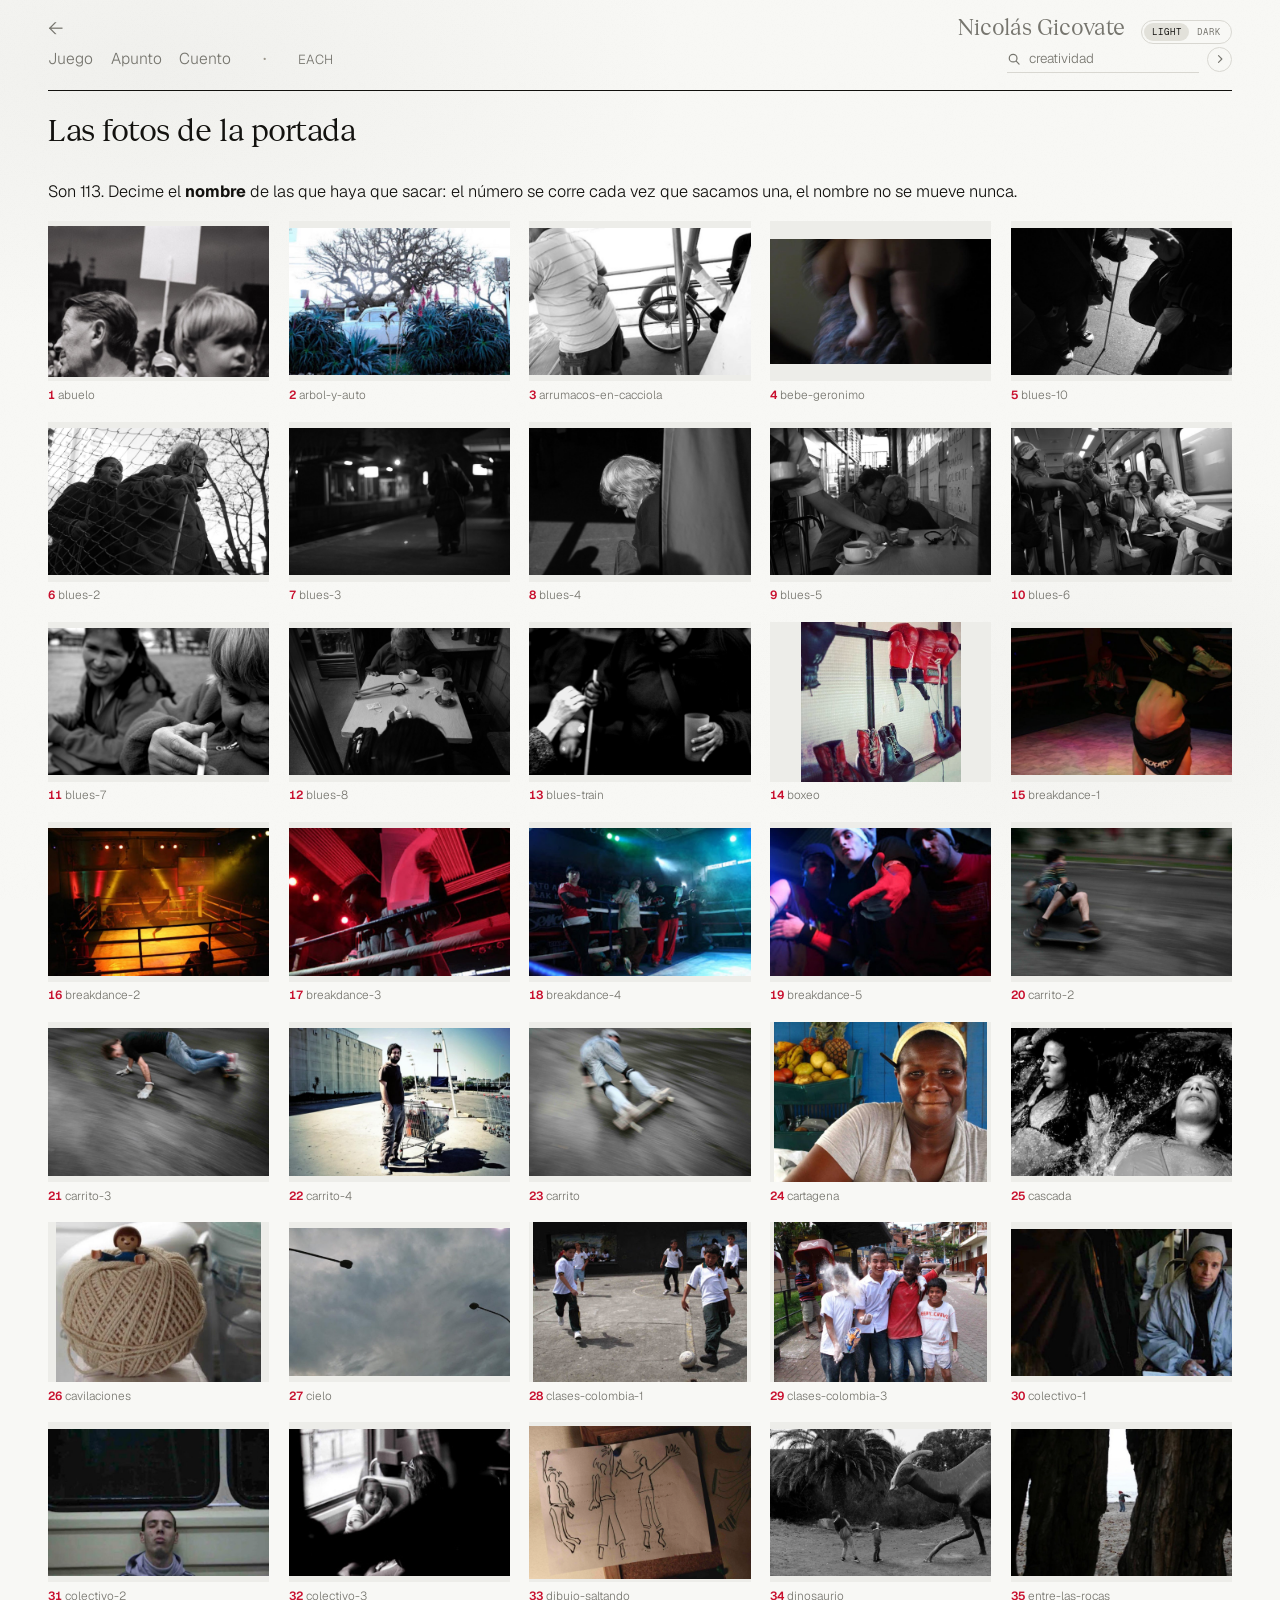
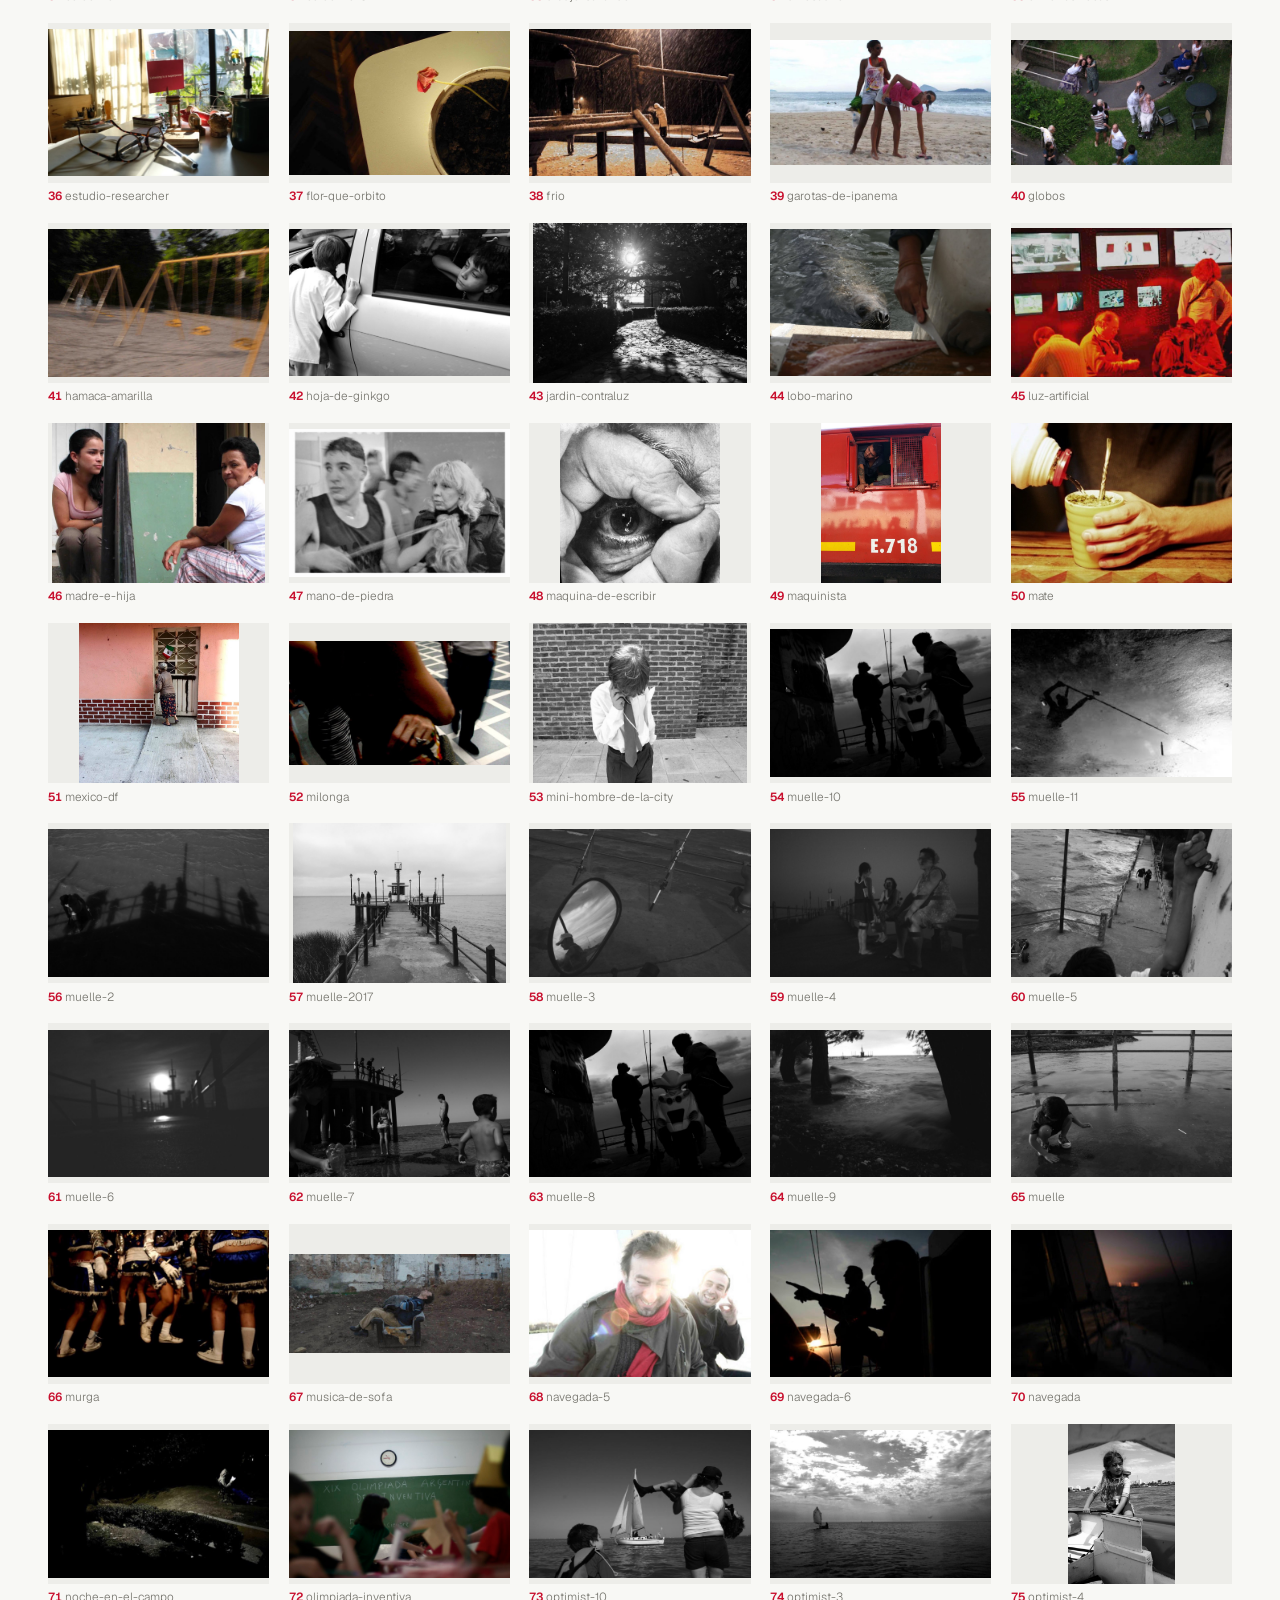
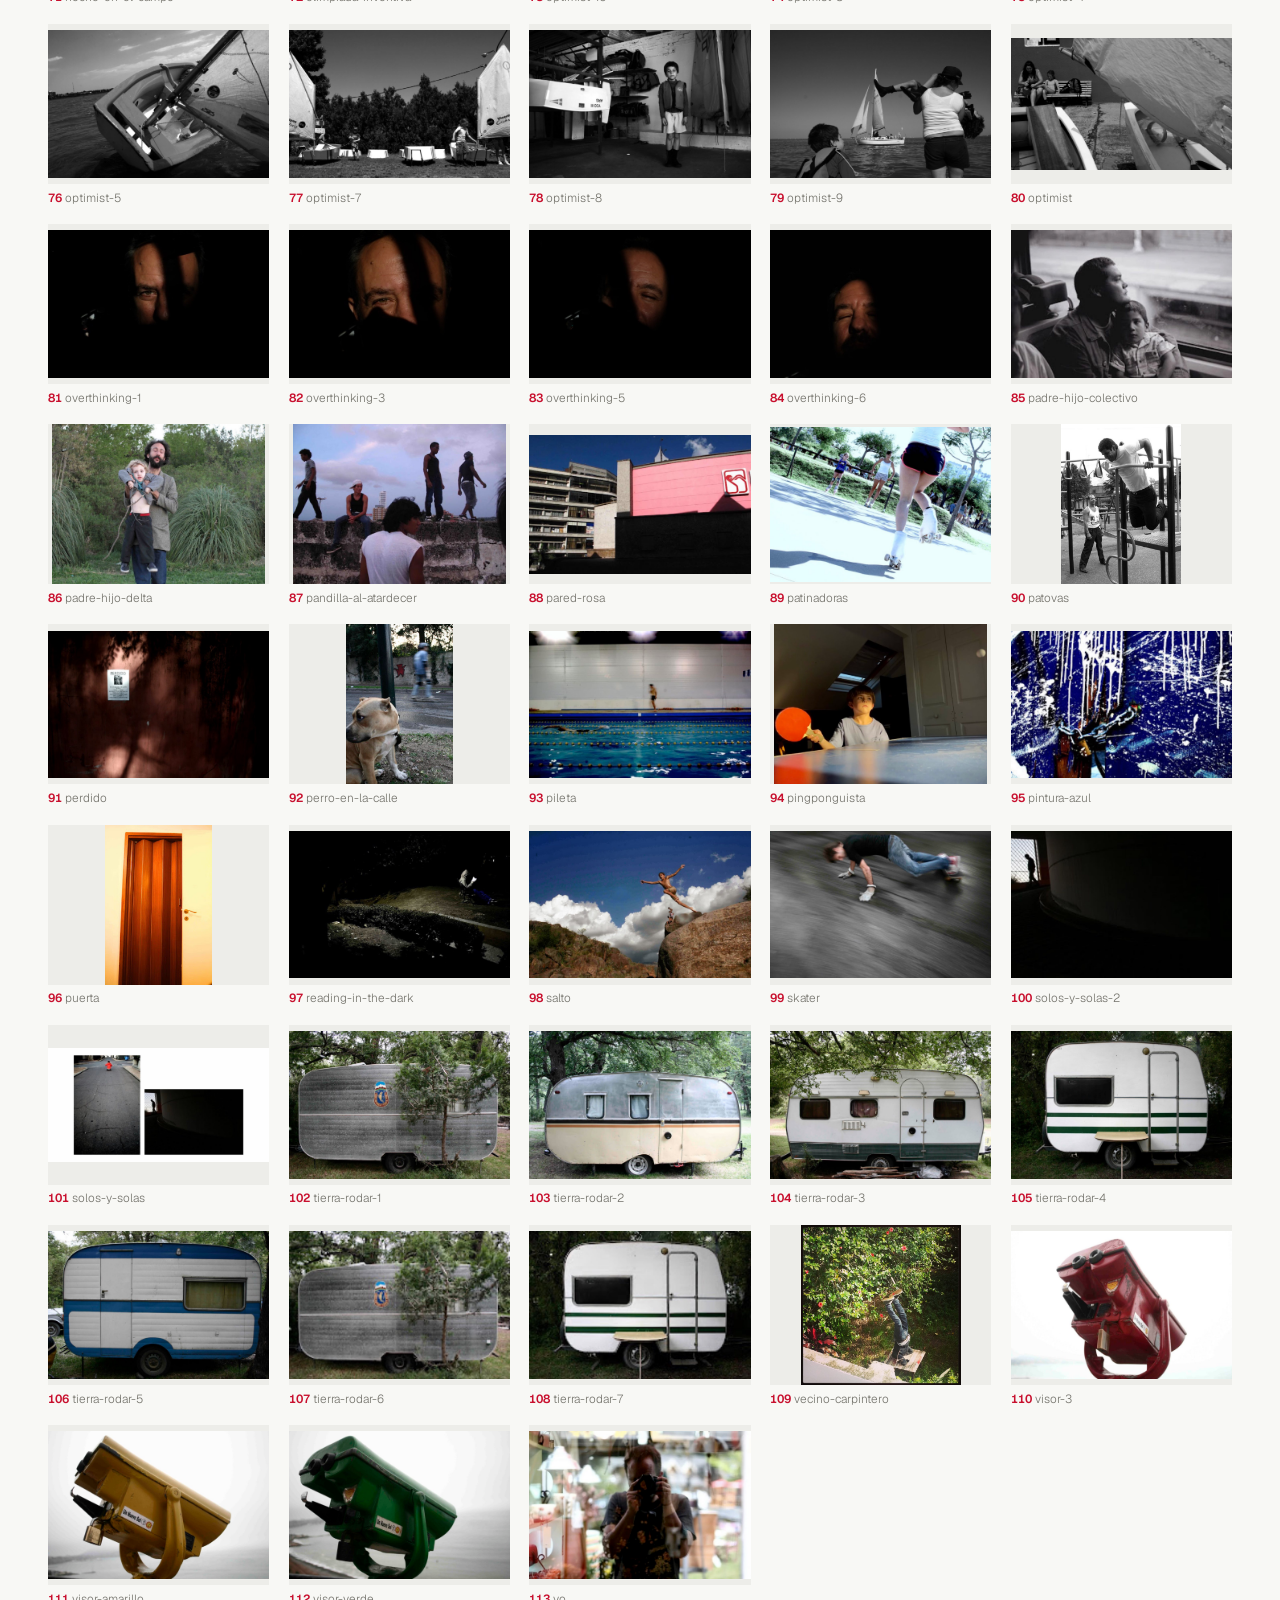
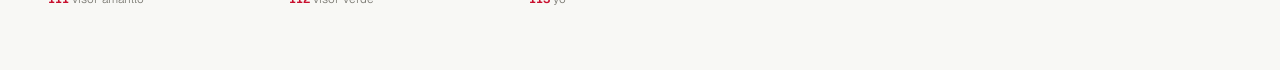
<file: revisar-fotos.html>
<!doctype html>
<html lang="es"><head><meta charset="utf-8">
<meta name="viewport" content="width=device-width,initial-scale=1">
<title>Revisar las fotos · Nicolás Gicovate</title>
<meta name="robots" content="noindex">
<meta name="description" content="Cuentos, apuntes y fotografías de Nicolás Gicovate.">
<link rel="canonical" href="https://ngicovate.github.io/gicovate/revisar-fotos.html">
<link rel="icon" href="marca/icono.svg" type="image/svg+xml">
<link rel="apple-touch-icon" href="marca/icono-180.png">
<meta property="og:type" content="website">
<meta property="og:site_name" content="Nicolás Gicovate">
<meta property="og:locale" content="es_AR">
<meta property="og:title" content="Nicolás Gicovate - Obras Completas">
<meta property="og:description" content="Cuentos, apuntes y fotografías de Nicolás Gicovate.">
<meta property="og:url" content="https://ngicovate.github.io/gicovate/revisar-fotos.html">
<meta property="og:image" content="https://ngicovate.github.io/gicovate/marca/compartir.jpg">
<meta property="og:image:width" content="1200">
<meta property="og:image:height" content="630">
<meta property="og:image:alt" content="Nicolás Gicovate. Cuentos, cuaderno de apuntes, bien jugado, el arte de conectar con humanos.">
<meta name="twitter:card" content="summary_large_image">
<script>try{var t=localStorage.getItem('tema');if(t)document.documentElement.setAttribute('data-tema',t)}catch(e){}</script>
<link rel="stylesheet" href="estilo.css?v=ffd9535d">
</head><body>
<div class="limite">
  <div class="filete">
    <div class="arriba">
      <a class="volver" href="index.html" aria-label="Volver al inicio">←</a>
      <p class="nombre"><a href="index.html">Nicolás Gicovate</a></p>
      <div class="pastilla" id="tema" role="group" aria-label="Tema">
        <button type="button" data-tema="claro" aria-pressed="true">Light</button>
        <button type="button" data-tema="oscuro" aria-pressed="false">Dark</button>
      </div>
    </div>
    <div class="fila">
      <nav class="menu">
        <a href="juego.html">Juego</a>
        <a href="cuaderno-de-apuntes.html">Apunto</a>
        <a href="cuentos.html">Cuento</a>
        <span class="aparte" aria-hidden="true">·</span>
        <a class="otra" href="each.html">EACH</a>
      </nav>
      <form class="buscar" action="buscar.html" role="search">
        <span class="campo">
          <svg class="lupa" viewBox="0 0 16 16" aria-hidden="true" focusable="false"><circle cx="7" cy="7" r="4.4" fill="none" stroke="currentColor" stroke-width="1.4"/><path d="m10.5 10.5 3.3 3.3" stroke="currentColor" stroke-width="1.4" stroke-linecap="round"/></svg>
          <input type="search" name="q" placeholder="Buscar" aria-label="Buscar una palabra" autocomplete="off" spellcheck="false">
          <span class="rueda" aria-hidden="true"></span>
        </span>
        <button class="ir" type="submit" aria-label="Buscar"><svg viewBox="0 0 16 16" aria-hidden="true" focusable="false"><path d="m6 3.5 4.5 4.5L6 12.5" fill="none" stroke="currentColor" stroke-width="1.5" stroke-linecap="round" stroke-linejoin="round"/></svg></button>
      </form>
    </div>
  </div>
  <h1>Las fotos de la portada</h1>
  <p class="pista">Son 113. Decime el <b>nombre</b> de las que haya que sacar: el número se corre cada vez que sacamos una, el nombre no se mueve nunca.</p>
  <div class="contactos">
    <figure><img src="fotos/abuelo.jpg" alt="" loading="lazy">
      <figcaption><b>1</b> abuelo</figcaption></figure>
    <figure><img src="fotos/arbol-y-auto.jpg" alt="" loading="lazy">
      <figcaption><b>2</b> arbol-y-auto</figcaption></figure>
    <figure><img src="fotos/arrumacos-en-cacciola.jpg" alt="" loading="lazy">
      <figcaption><b>3</b> arrumacos-en-cacciola</figcaption></figure>
    <figure><img src="fotos/bebe-geronimo.jpg" alt="" loading="lazy">
      <figcaption><b>4</b> bebe-geronimo</figcaption></figure>
    <figure><img src="fotos/blues-10.jpg" alt="" loading="lazy">
      <figcaption><b>5</b> blues-10</figcaption></figure>
    <figure><img src="fotos/blues-2.jpg" alt="" loading="lazy">
      <figcaption><b>6</b> blues-2</figcaption></figure>
    <figure><img src="fotos/blues-3.jpg" alt="" loading="lazy">
      <figcaption><b>7</b> blues-3</figcaption></figure>
    <figure><img src="fotos/blues-4.jpg" alt="" loading="lazy">
      <figcaption><b>8</b> blues-4</figcaption></figure>
    <figure><img src="fotos/blues-5.jpg" alt="" loading="lazy">
      <figcaption><b>9</b> blues-5</figcaption></figure>
    <figure><img src="fotos/blues-6.jpg" alt="" loading="lazy">
      <figcaption><b>10</b> blues-6</figcaption></figure>
    <figure><img src="fotos/blues-7.jpg" alt="" loading="lazy">
      <figcaption><b>11</b> blues-7</figcaption></figure>
    <figure><img src="fotos/blues-8.jpg" alt="" loading="lazy">
      <figcaption><b>12</b> blues-8</figcaption></figure>
    <figure><img src="fotos/blues-train.jpg" alt="" loading="lazy">
      <figcaption><b>13</b> blues-train</figcaption></figure>
    <figure><img src="fotos/boxeo.jpg" alt="" loading="lazy">
      <figcaption><b>14</b> boxeo</figcaption></figure>
    <figure><img src="fotos/breakdance-1.jpg" alt="" loading="lazy">
      <figcaption><b>15</b> breakdance-1</figcaption></figure>
    <figure><img src="fotos/breakdance-2.jpg" alt="" loading="lazy">
      <figcaption><b>16</b> breakdance-2</figcaption></figure>
    <figure><img src="fotos/breakdance-3.jpg" alt="" loading="lazy">
      <figcaption><b>17</b> breakdance-3</figcaption></figure>
    <figure><img src="fotos/breakdance-4.jpg" alt="" loading="lazy">
      <figcaption><b>18</b> breakdance-4</figcaption></figure>
    <figure><img src="fotos/breakdance-5.jpg" alt="" loading="lazy">
      <figcaption><b>19</b> breakdance-5</figcaption></figure>
    <figure><img src="fotos/carrito-2.jpg" alt="" loading="lazy">
      <figcaption><b>20</b> carrito-2</figcaption></figure>
    <figure><img src="fotos/carrito-3.jpg" alt="" loading="lazy">
      <figcaption><b>21</b> carrito-3</figcaption></figure>
    <figure><img src="fotos/carrito-4.jpg" alt="" loading="lazy">
      <figcaption><b>22</b> carrito-4</figcaption></figure>
    <figure><img src="fotos/carrito.jpg" alt="" loading="lazy">
      <figcaption><b>23</b> carrito</figcaption></figure>
    <figure><img src="fotos/cartagena.jpg" alt="" loading="lazy">
      <figcaption><b>24</b> cartagena</figcaption></figure>
    <figure><img src="fotos/cascada.jpg" alt="" loading="lazy">
      <figcaption><b>25</b> cascada</figcaption></figure>
    <figure><img src="fotos/cavilaciones.jpg" alt="" loading="lazy">
      <figcaption><b>26</b> cavilaciones</figcaption></figure>
    <figure><img src="fotos/cielo.jpg" alt="" loading="lazy">
      <figcaption><b>27</b> cielo</figcaption></figure>
    <figure><img src="fotos/clases-colombia-1.jpg" alt="" loading="lazy">
      <figcaption><b>28</b> clases-colombia-1</figcaption></figure>
    <figure><img src="fotos/clases-colombia-3.jpg" alt="" loading="lazy">
      <figcaption><b>29</b> clases-colombia-3</figcaption></figure>
    <figure><img src="fotos/colectivo-1.jpg" alt="" loading="lazy">
      <figcaption><b>30</b> colectivo-1</figcaption></figure>
    <figure><img src="fotos/colectivo-2.jpg" alt="" loading="lazy">
      <figcaption><b>31</b> colectivo-2</figcaption></figure>
    <figure><img src="fotos/colectivo-3.jpg" alt="" loading="lazy">
      <figcaption><b>32</b> colectivo-3</figcaption></figure>
    <figure><img src="fotos/dibujo-saltando.jpg" alt="" loading="lazy">
      <figcaption><b>33</b> dibujo-saltando</figcaption></figure>
    <figure><img src="fotos/dinosaurio.jpg" alt="" loading="lazy">
      <figcaption><b>34</b> dinosaurio</figcaption></figure>
    <figure><img src="fotos/entre-las-rocas.jpg" alt="" loading="lazy">
      <figcaption><b>35</b> entre-las-rocas</figcaption></figure>
    <figure><img src="fotos/estudio-researcher.jpg" alt="" loading="lazy">
      <figcaption><b>36</b> estudio-researcher</figcaption></figure>
    <figure><img src="fotos/flor-que-orbito.jpg" alt="" loading="lazy">
      <figcaption><b>37</b> flor-que-orbito</figcaption></figure>
    <figure><img src="fotos/frio.jpg" alt="" loading="lazy">
      <figcaption><b>38</b> frio</figcaption></figure>
    <figure><img src="fotos/garotas-de-ipanema.jpg" alt="" loading="lazy">
      <figcaption><b>39</b> garotas-de-ipanema</figcaption></figure>
    <figure><img src="fotos/globos.jpg" alt="" loading="lazy">
      <figcaption><b>40</b> globos</figcaption></figure>
    <figure><img src="fotos/hamaca-amarilla.jpg" alt="" loading="lazy">
      <figcaption><b>41</b> hamaca-amarilla</figcaption></figure>
    <figure><img src="fotos/hoja-de-ginkgo.jpg" alt="" loading="lazy">
      <figcaption><b>42</b> hoja-de-ginkgo</figcaption></figure>
    <figure><img src="fotos/jardin-contraluz.jpg" alt="" loading="lazy">
      <figcaption><b>43</b> jardin-contraluz</figcaption></figure>
    <figure><img src="fotos/lobo-marino.jpg" alt="" loading="lazy">
      <figcaption><b>44</b> lobo-marino</figcaption></figure>
    <figure><img src="fotos/luz-artificial.jpg" alt="" loading="lazy">
      <figcaption><b>45</b> luz-artificial</figcaption></figure>
    <figure><img src="fotos/madre-e-hija.jpg" alt="" loading="lazy">
      <figcaption><b>46</b> madre-e-hija</figcaption></figure>
    <figure><img src="fotos/mano-de-piedra.jpg" alt="" loading="lazy">
      <figcaption><b>47</b> mano-de-piedra</figcaption></figure>
    <figure><img src="fotos/maquina-de-escribir.jpg" alt="" loading="lazy">
      <figcaption><b>48</b> maquina-de-escribir</figcaption></figure>
    <figure><img src="fotos/maquinista.jpg" alt="" loading="lazy">
      <figcaption><b>49</b> maquinista</figcaption></figure>
    <figure><img src="fotos/mate.jpg" alt="" loading="lazy">
      <figcaption><b>50</b> mate</figcaption></figure>
    <figure><img src="fotos/mexico-df.jpg" alt="" loading="lazy">
      <figcaption><b>51</b> mexico-df</figcaption></figure>
    <figure><img src="fotos/milonga.jpg" alt="" loading="lazy">
      <figcaption><b>52</b> milonga</figcaption></figure>
    <figure><img src="fotos/mini-hombre-de-la-city.jpg" alt="" loading="lazy">
      <figcaption><b>53</b> mini-hombre-de-la-city</figcaption></figure>
    <figure><img src="fotos/muelle-10.jpg" alt="" loading="lazy">
      <figcaption><b>54</b> muelle-10</figcaption></figure>
    <figure><img src="fotos/muelle-11.jpg" alt="" loading="lazy">
      <figcaption><b>55</b> muelle-11</figcaption></figure>
    <figure><img src="fotos/muelle-2.jpg" alt="" loading="lazy">
      <figcaption><b>56</b> muelle-2</figcaption></figure>
    <figure><img src="fotos/muelle-2017.jpg" alt="" loading="lazy">
      <figcaption><b>57</b> muelle-2017</figcaption></figure>
    <figure><img src="fotos/muelle-3.jpg" alt="" loading="lazy">
      <figcaption><b>58</b> muelle-3</figcaption></figure>
    <figure><img src="fotos/muelle-4.jpg" alt="" loading="lazy">
      <figcaption><b>59</b> muelle-4</figcaption></figure>
    <figure><img src="fotos/muelle-5.jpg" alt="" loading="lazy">
      <figcaption><b>60</b> muelle-5</figcaption></figure>
    <figure><img src="fotos/muelle-6.jpg" alt="" loading="lazy">
      <figcaption><b>61</b> muelle-6</figcaption></figure>
    <figure><img src="fotos/muelle-7.jpg" alt="" loading="lazy">
      <figcaption><b>62</b> muelle-7</figcaption></figure>
    <figure><img src="fotos/muelle-8.jpg" alt="" loading="lazy">
      <figcaption><b>63</b> muelle-8</figcaption></figure>
    <figure><img src="fotos/muelle-9.jpg" alt="" loading="lazy">
      <figcaption><b>64</b> muelle-9</figcaption></figure>
    <figure><img src="fotos/muelle.jpg" alt="" loading="lazy">
      <figcaption><b>65</b> muelle</figcaption></figure>
    <figure><img src="fotos/murga.jpg" alt="" loading="lazy">
      <figcaption><b>66</b> murga</figcaption></figure>
    <figure><img src="fotos/musica-de-sofa.jpg" alt="" loading="lazy">
      <figcaption><b>67</b> musica-de-sofa</figcaption></figure>
    <figure><img src="fotos/navegada-5.jpg" alt="" loading="lazy">
      <figcaption><b>68</b> navegada-5</figcaption></figure>
    <figure><img src="fotos/navegada-6.jpg" alt="" loading="lazy">
      <figcaption><b>69</b> navegada-6</figcaption></figure>
    <figure><img src="fotos/navegada.jpg" alt="" loading="lazy">
      <figcaption><b>70</b> navegada</figcaption></figure>
    <figure><img src="fotos/noche-en-el-campo.jpg" alt="" loading="lazy">
      <figcaption><b>71</b> noche-en-el-campo</figcaption></figure>
    <figure><img src="fotos/olimpiada-inventiva.jpg" alt="" loading="lazy">
      <figcaption><b>72</b> olimpiada-inventiva</figcaption></figure>
    <figure><img src="fotos/optimist-10.jpg" alt="" loading="lazy">
      <figcaption><b>73</b> optimist-10</figcaption></figure>
    <figure><img src="fotos/optimist-3.jpg" alt="" loading="lazy">
      <figcaption><b>74</b> optimist-3</figcaption></figure>
    <figure><img src="fotos/optimist-4.jpg" alt="" loading="lazy">
      <figcaption><b>75</b> optimist-4</figcaption></figure>
    <figure><img src="fotos/optimist-5.jpg" alt="" loading="lazy">
      <figcaption><b>76</b> optimist-5</figcaption></figure>
    <figure><img src="fotos/optimist-7.jpg" alt="" loading="lazy">
      <figcaption><b>77</b> optimist-7</figcaption></figure>
    <figure><img src="fotos/optimist-8.jpg" alt="" loading="lazy">
      <figcaption><b>78</b> optimist-8</figcaption></figure>
    <figure><img src="fotos/optimist-9.jpg" alt="" loading="lazy">
      <figcaption><b>79</b> optimist-9</figcaption></figure>
    <figure><img src="fotos/optimist.jpg" alt="" loading="lazy">
      <figcaption><b>80</b> optimist</figcaption></figure>
    <figure><img src="fotos/overthinking-1.jpg" alt="" loading="lazy">
      <figcaption><b>81</b> overthinking-1</figcaption></figure>
    <figure><img src="fotos/overthinking-3.jpg" alt="" loading="lazy">
      <figcaption><b>82</b> overthinking-3</figcaption></figure>
    <figure><img src="fotos/overthinking-5.jpg" alt="" loading="lazy">
      <figcaption><b>83</b> overthinking-5</figcaption></figure>
    <figure><img src="fotos/overthinking-6.jpg" alt="" loading="lazy">
      <figcaption><b>84</b> overthinking-6</figcaption></figure>
    <figure><img src="fotos/padre-hijo-colectivo.jpg" alt="" loading="lazy">
      <figcaption><b>85</b> padre-hijo-colectivo</figcaption></figure>
    <figure><img src="fotos/padre-hijo-delta.jpg" alt="" loading="lazy">
      <figcaption><b>86</b> padre-hijo-delta</figcaption></figure>
    <figure><img src="fotos/pandilla-al-atardecer.jpg" alt="" loading="lazy">
      <figcaption><b>87</b> pandilla-al-atardecer</figcaption></figure>
    <figure><img src="fotos/pared-rosa.jpg" alt="" loading="lazy">
      <figcaption><b>88</b> pared-rosa</figcaption></figure>
    <figure><img src="fotos/patinadoras.jpg" alt="" loading="lazy">
      <figcaption><b>89</b> patinadoras</figcaption></figure>
    <figure><img src="fotos/patovas.jpg" alt="" loading="lazy">
      <figcaption><b>90</b> patovas</figcaption></figure>
    <figure><img src="fotos/perdido.jpg" alt="" loading="lazy">
      <figcaption><b>91</b> perdido</figcaption></figure>
    <figure><img src="fotos/perro-en-la-calle.jpg" alt="" loading="lazy">
      <figcaption><b>92</b> perro-en-la-calle</figcaption></figure>
    <figure><img src="fotos/pileta.jpg" alt="" loading="lazy">
      <figcaption><b>93</b> pileta</figcaption></figure>
    <figure><img src="fotos/pingponguista.jpg" alt="" loading="lazy">
      <figcaption><b>94</b> pingponguista</figcaption></figure>
    <figure><img src="fotos/pintura-azul.jpg" alt="" loading="lazy">
      <figcaption><b>95</b> pintura-azul</figcaption></figure>
    <figure><img src="fotos/puerta.jpg" alt="" loading="lazy">
      <figcaption><b>96</b> puerta</figcaption></figure>
    <figure><img src="fotos/reading-in-the-dark.jpg" alt="" loading="lazy">
      <figcaption><b>97</b> reading-in-the-dark</figcaption></figure>
    <figure><img src="fotos/salto.jpg" alt="" loading="lazy">
      <figcaption><b>98</b> salto</figcaption></figure>
    <figure><img src="fotos/skater.jpg" alt="" loading="lazy">
      <figcaption><b>99</b> skater</figcaption></figure>
    <figure><img src="fotos/solos-y-solas-2.jpg" alt="" loading="lazy">
      <figcaption><b>100</b> solos-y-solas-2</figcaption></figure>
    <figure><img src="fotos/solos-y-solas.jpg" alt="" loading="lazy">
      <figcaption><b>101</b> solos-y-solas</figcaption></figure>
    <figure><img src="fotos/tierra-rodar-1.jpg" alt="" loading="lazy">
      <figcaption><b>102</b> tierra-rodar-1</figcaption></figure>
    <figure><img src="fotos/tierra-rodar-2.jpg" alt="" loading="lazy">
      <figcaption><b>103</b> tierra-rodar-2</figcaption></figure>
    <figure><img src="fotos/tierra-rodar-3.jpg" alt="" loading="lazy">
      <figcaption><b>104</b> tierra-rodar-3</figcaption></figure>
    <figure><img src="fotos/tierra-rodar-4.jpg" alt="" loading="lazy">
      <figcaption><b>105</b> tierra-rodar-4</figcaption></figure>
    <figure><img src="fotos/tierra-rodar-5.jpg" alt="" loading="lazy">
      <figcaption><b>106</b> tierra-rodar-5</figcaption></figure>
    <figure><img src="fotos/tierra-rodar-6.jpg" alt="" loading="lazy">
      <figcaption><b>107</b> tierra-rodar-6</figcaption></figure>
    <figure><img src="fotos/tierra-rodar-7.jpg" alt="" loading="lazy">
      <figcaption><b>108</b> tierra-rodar-7</figcaption></figure>
    <figure><img src="fotos/vecino-carpintero.jpg" alt="" loading="lazy">
      <figcaption><b>109</b> vecino-carpintero</figcaption></figure>
    <figure><img src="fotos/visor-3.jpg" alt="" loading="lazy">
      <figcaption><b>110</b> visor-3</figcaption></figure>
    <figure><img src="fotos/visor-amarillo.jpg" alt="" loading="lazy">
      <figcaption><b>111</b> visor-amarillo</figcaption></figure>
    <figure><img src="fotos/visor-verde.jpg" alt="" loading="lazy">
      <figcaption><b>112</b> visor-verde</figcaption></figure>
    <figure><img src="fotos/yo.jpg" alt="" loading="lazy">
      <figcaption><b>113</b> yo</figcaption></figure>
  </div></div>
<script defer src="sitio.js?v=161ed4d4"></script>
</body></html>
</file>
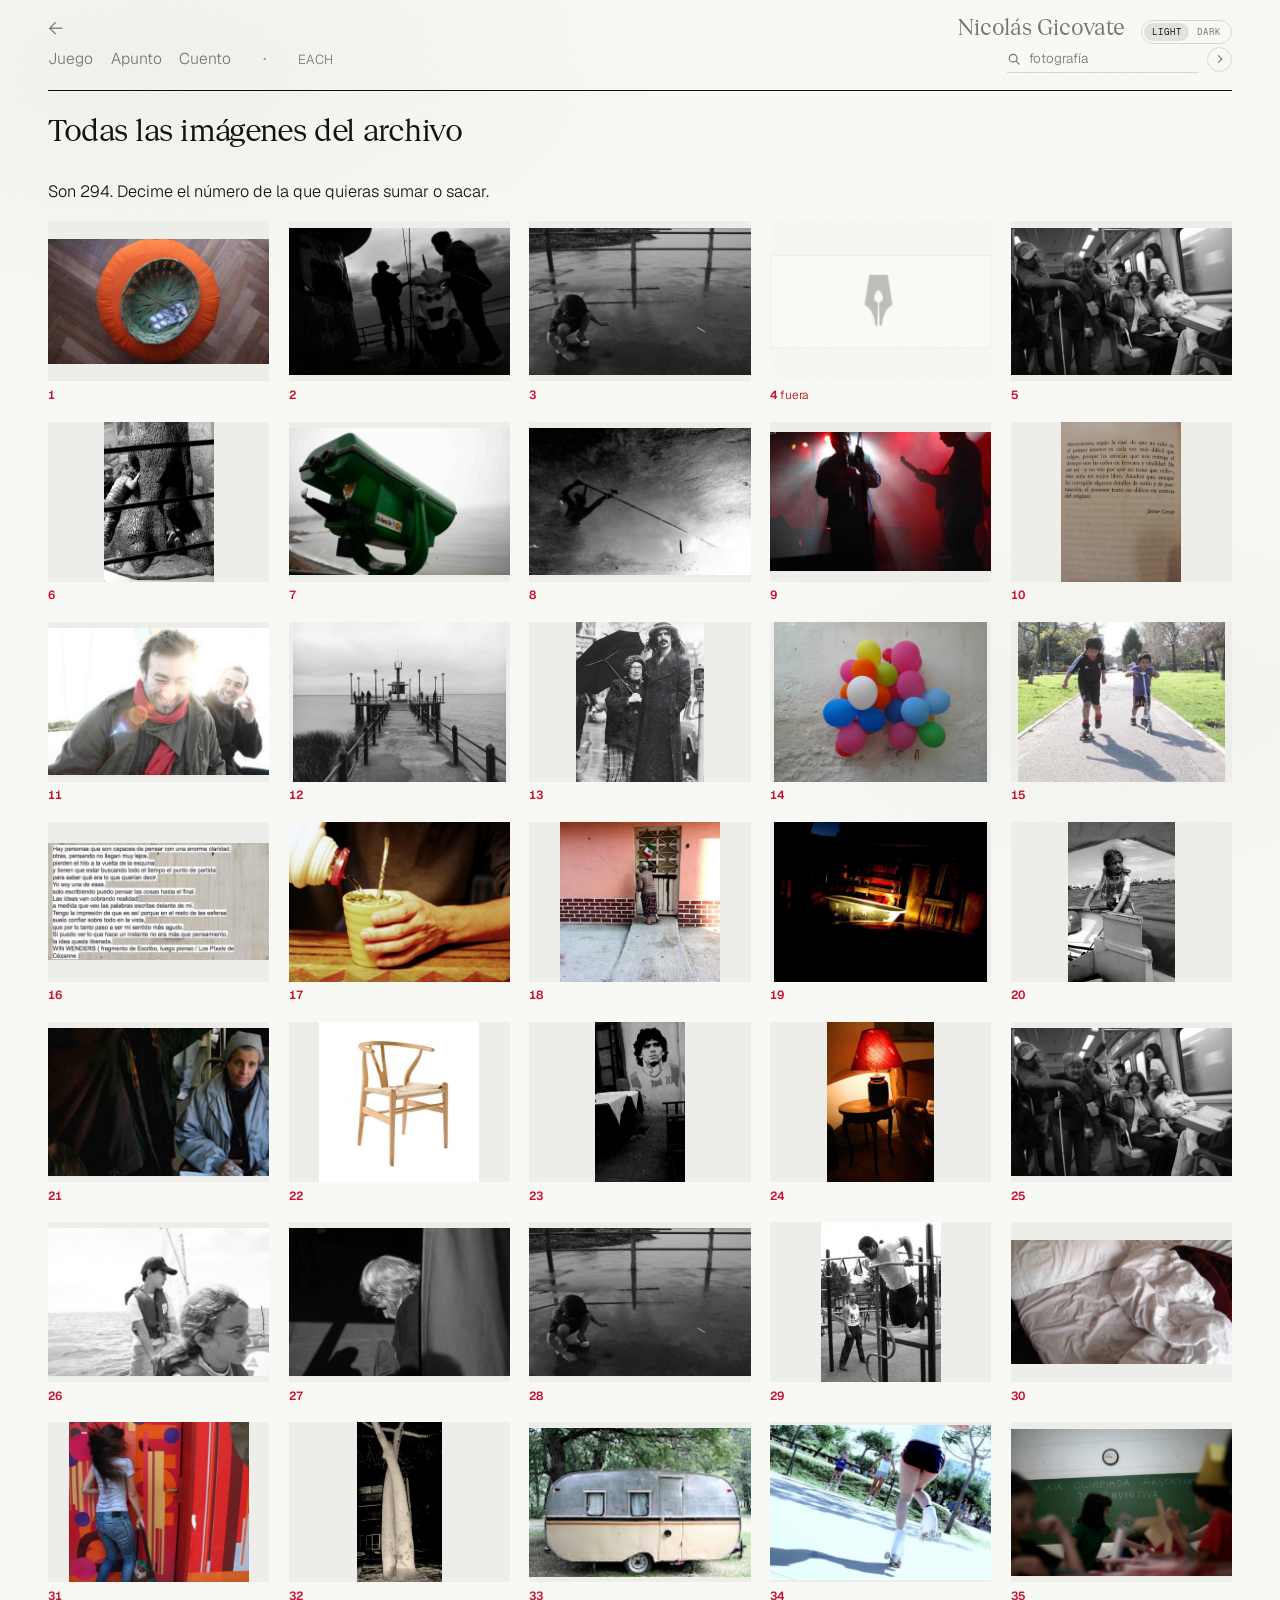
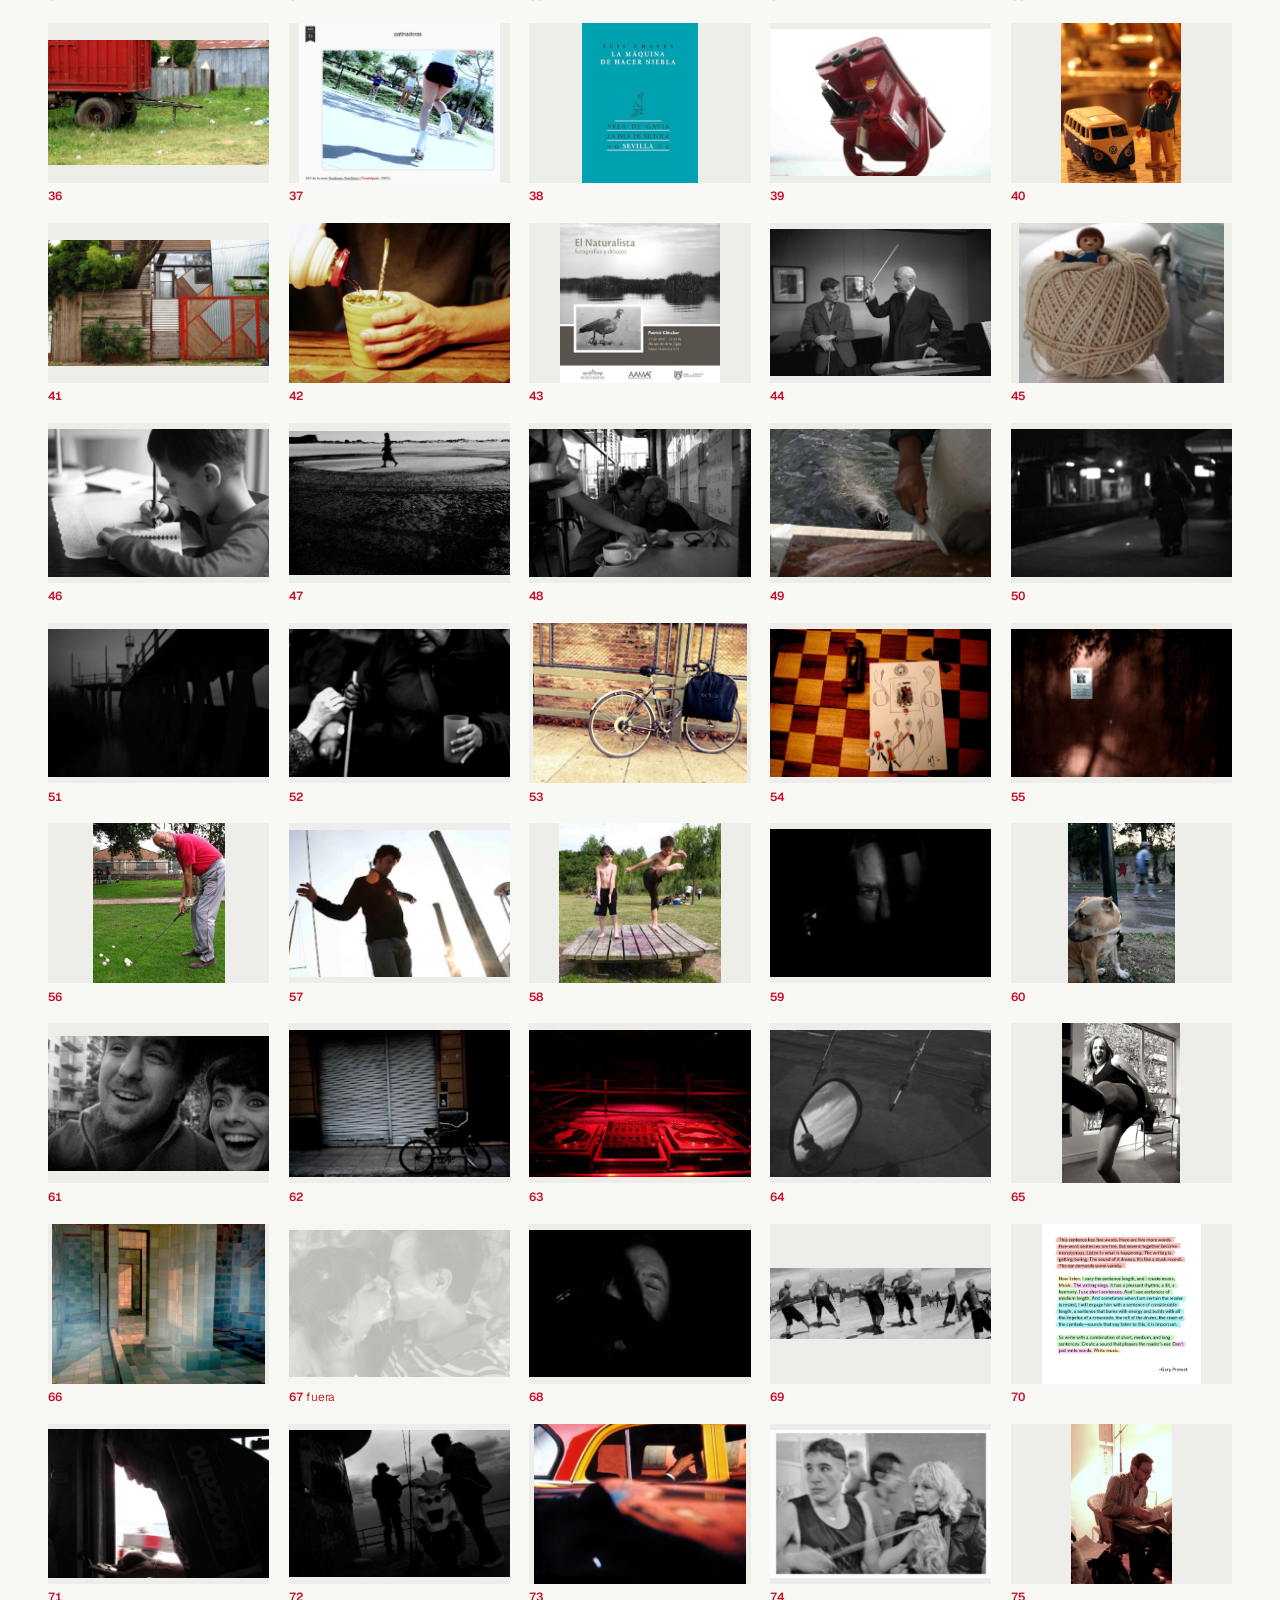
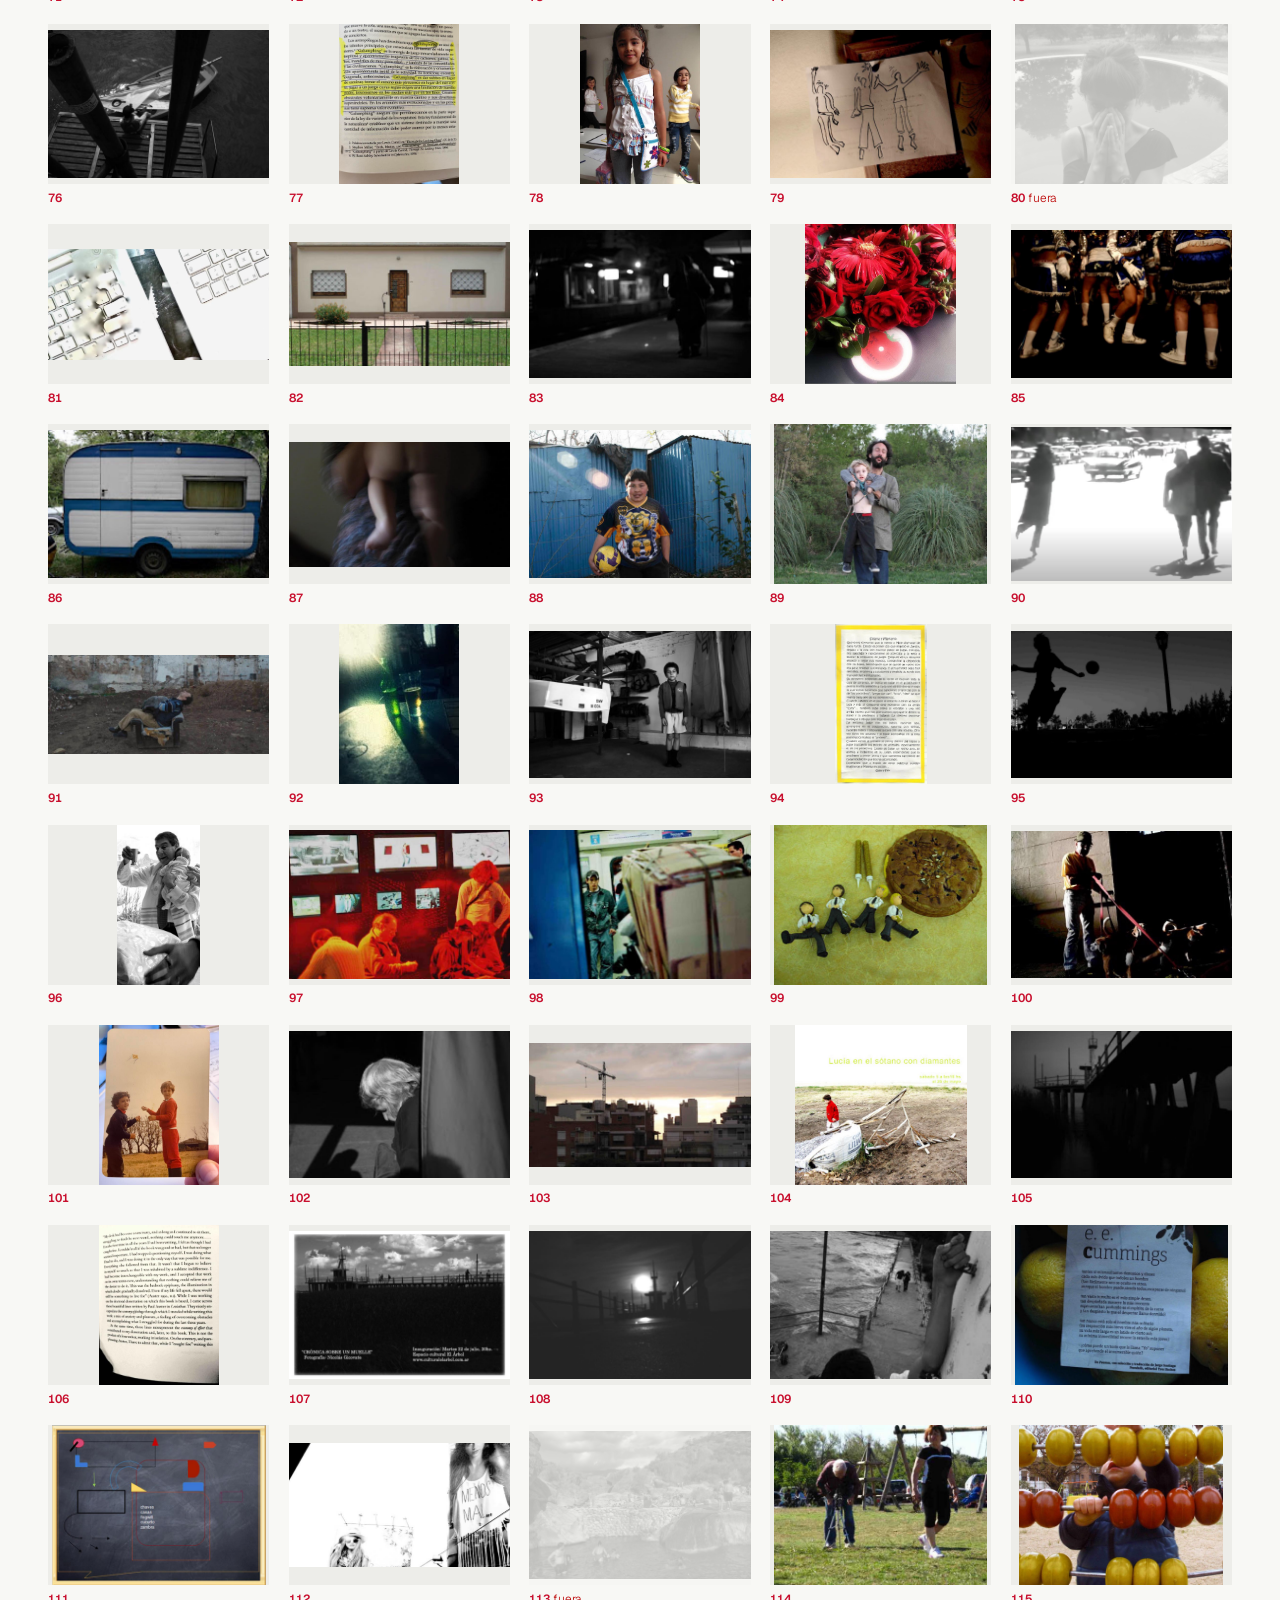
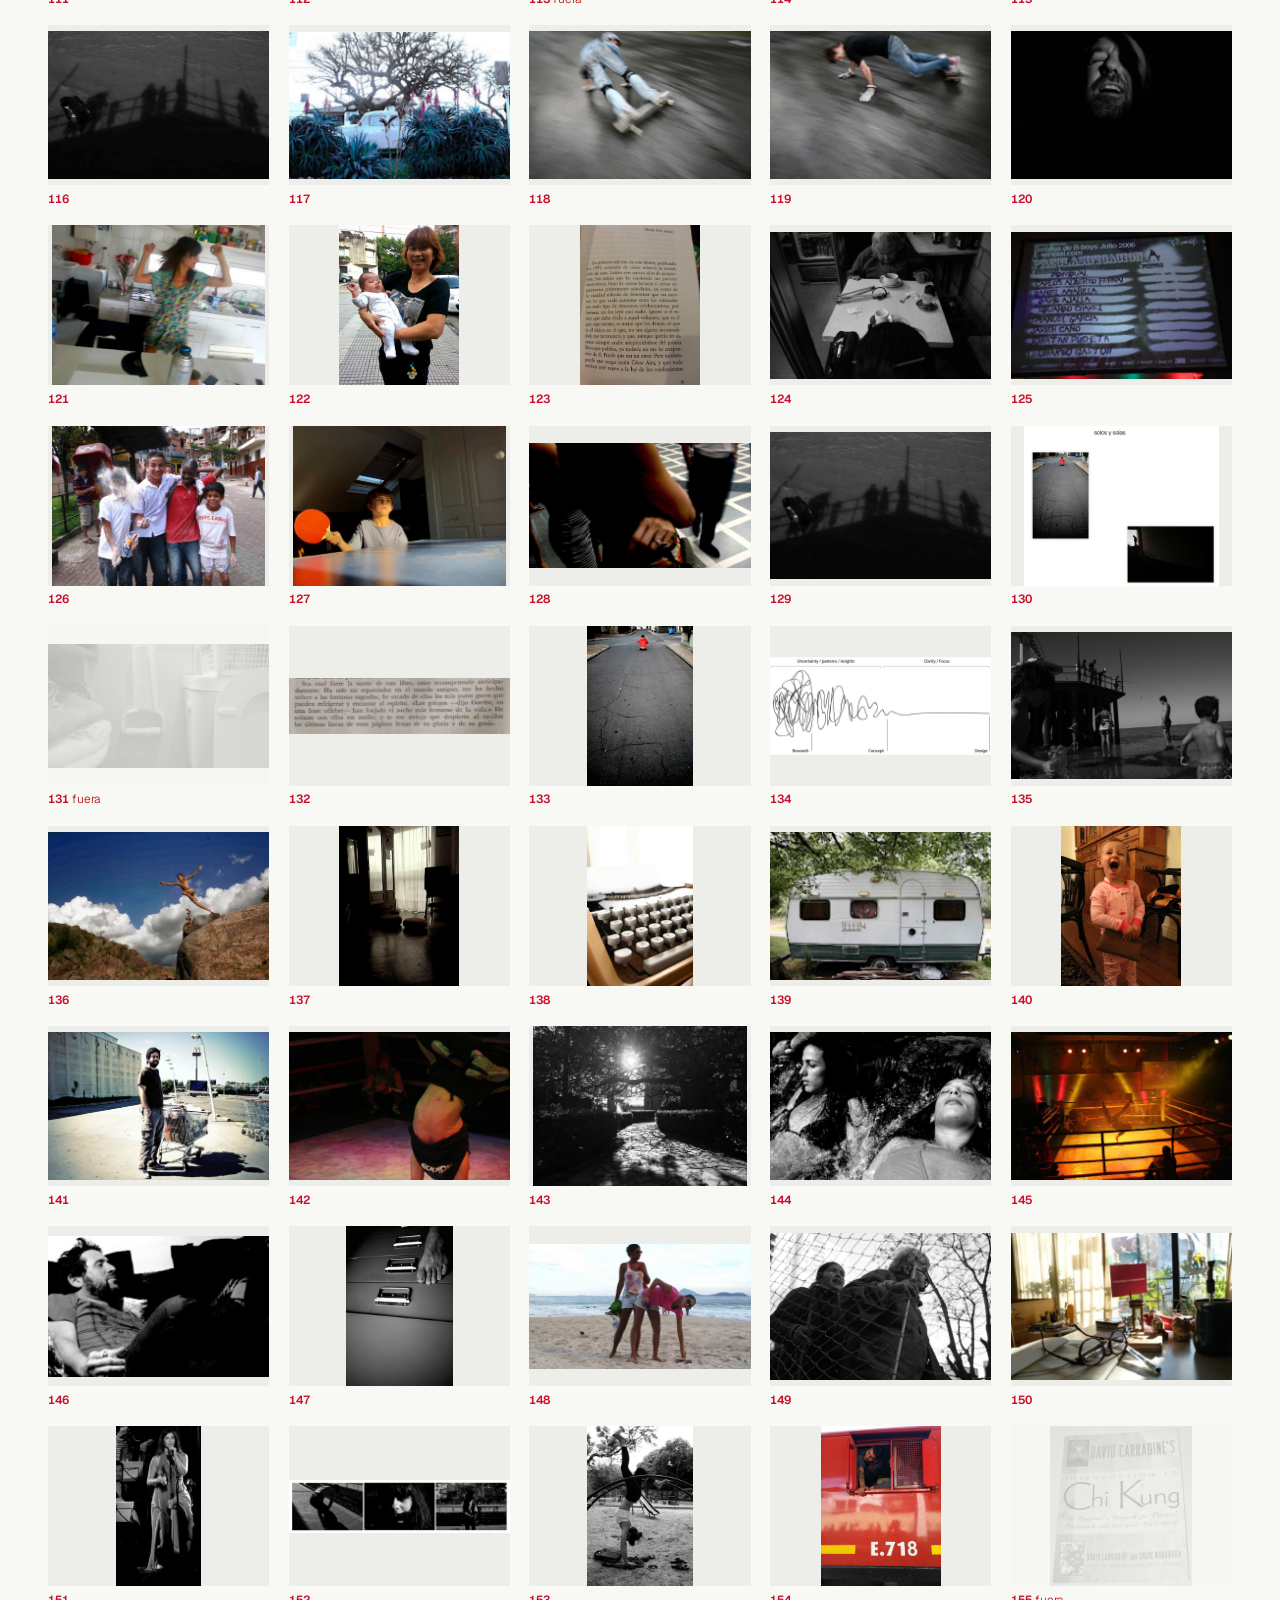
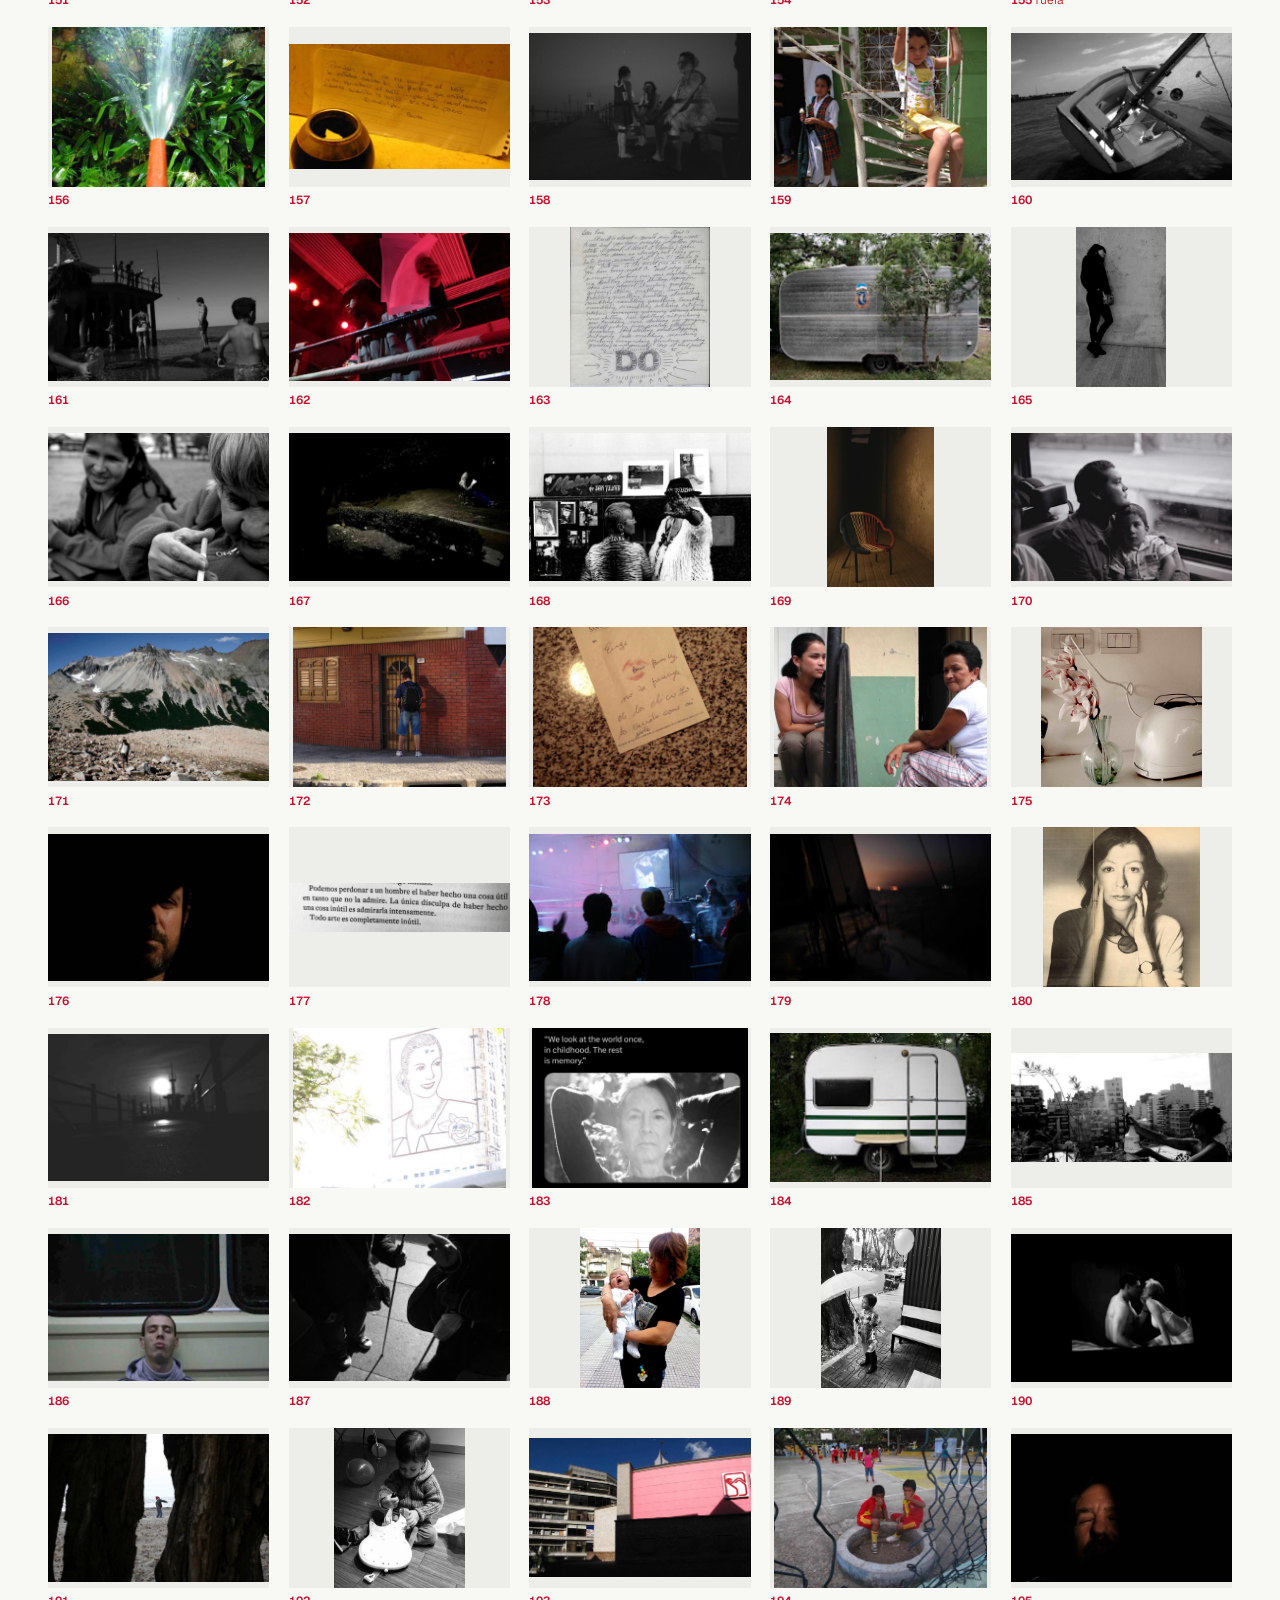
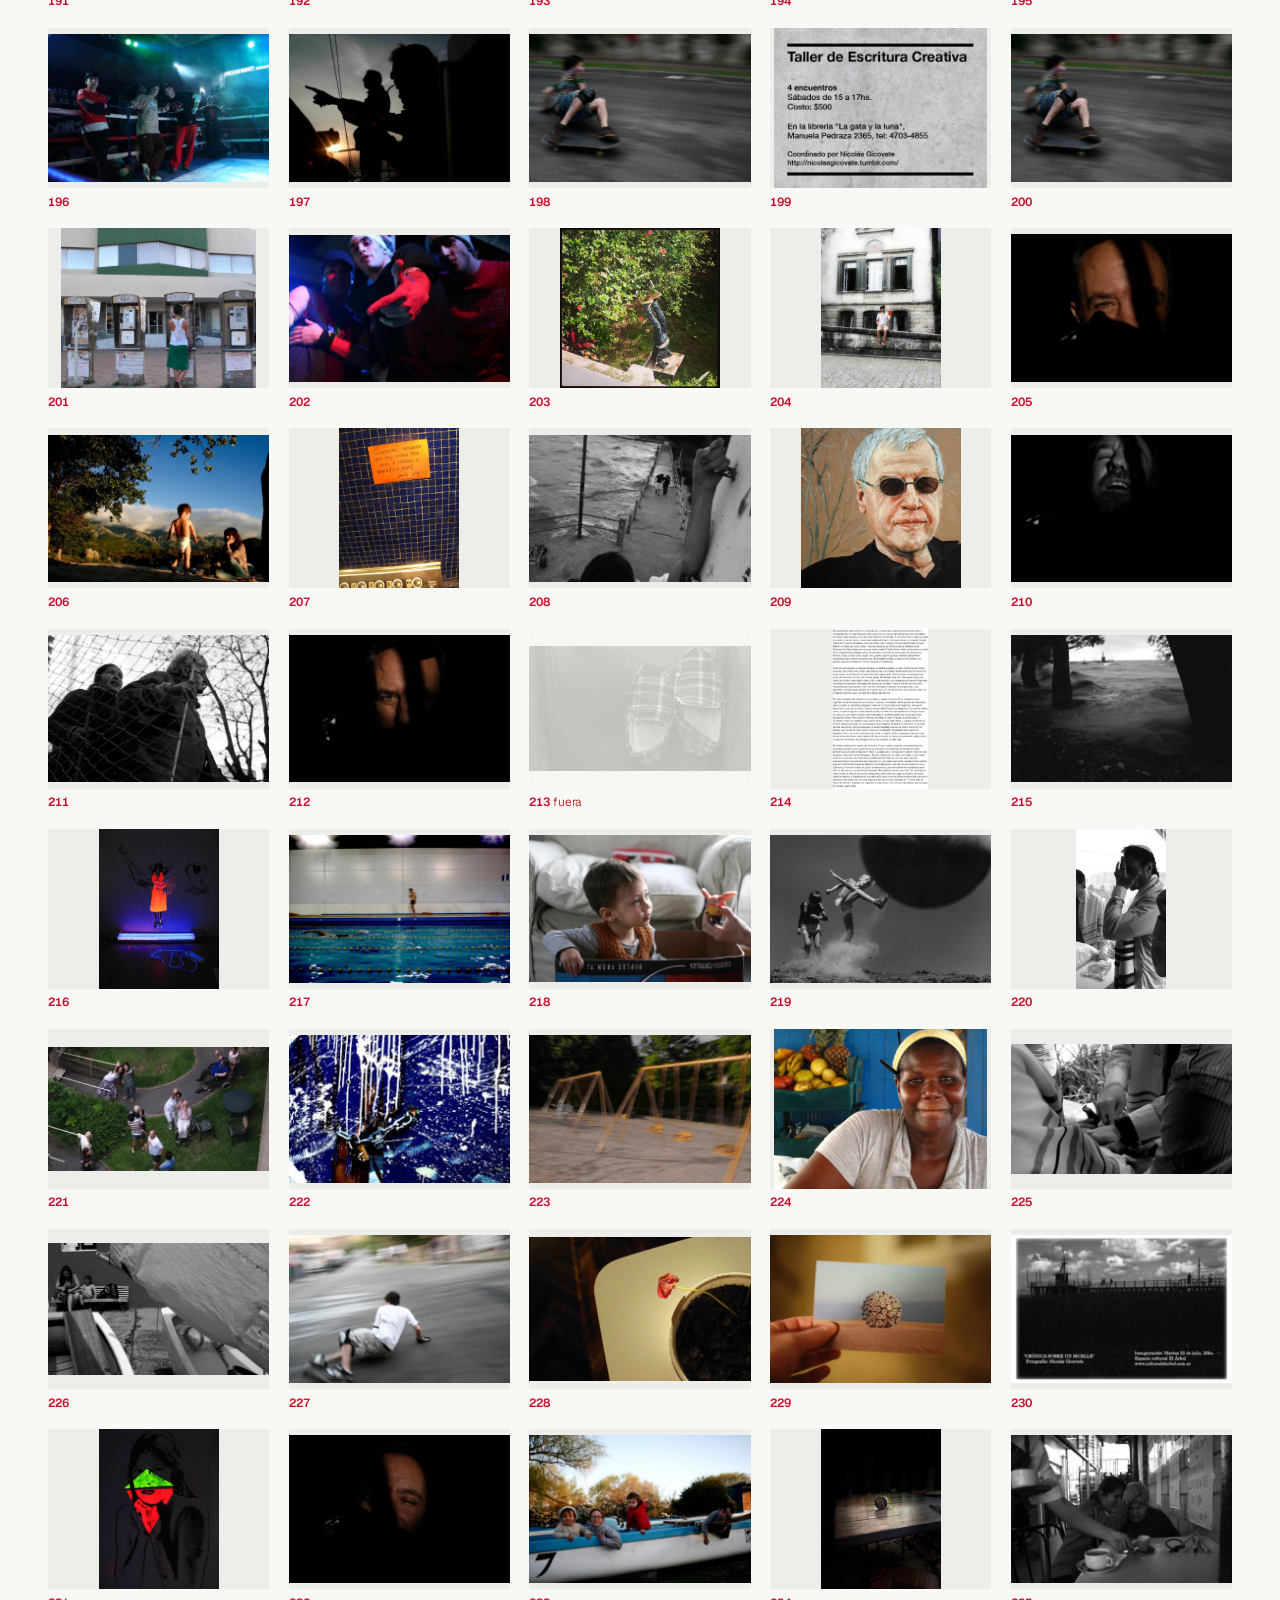
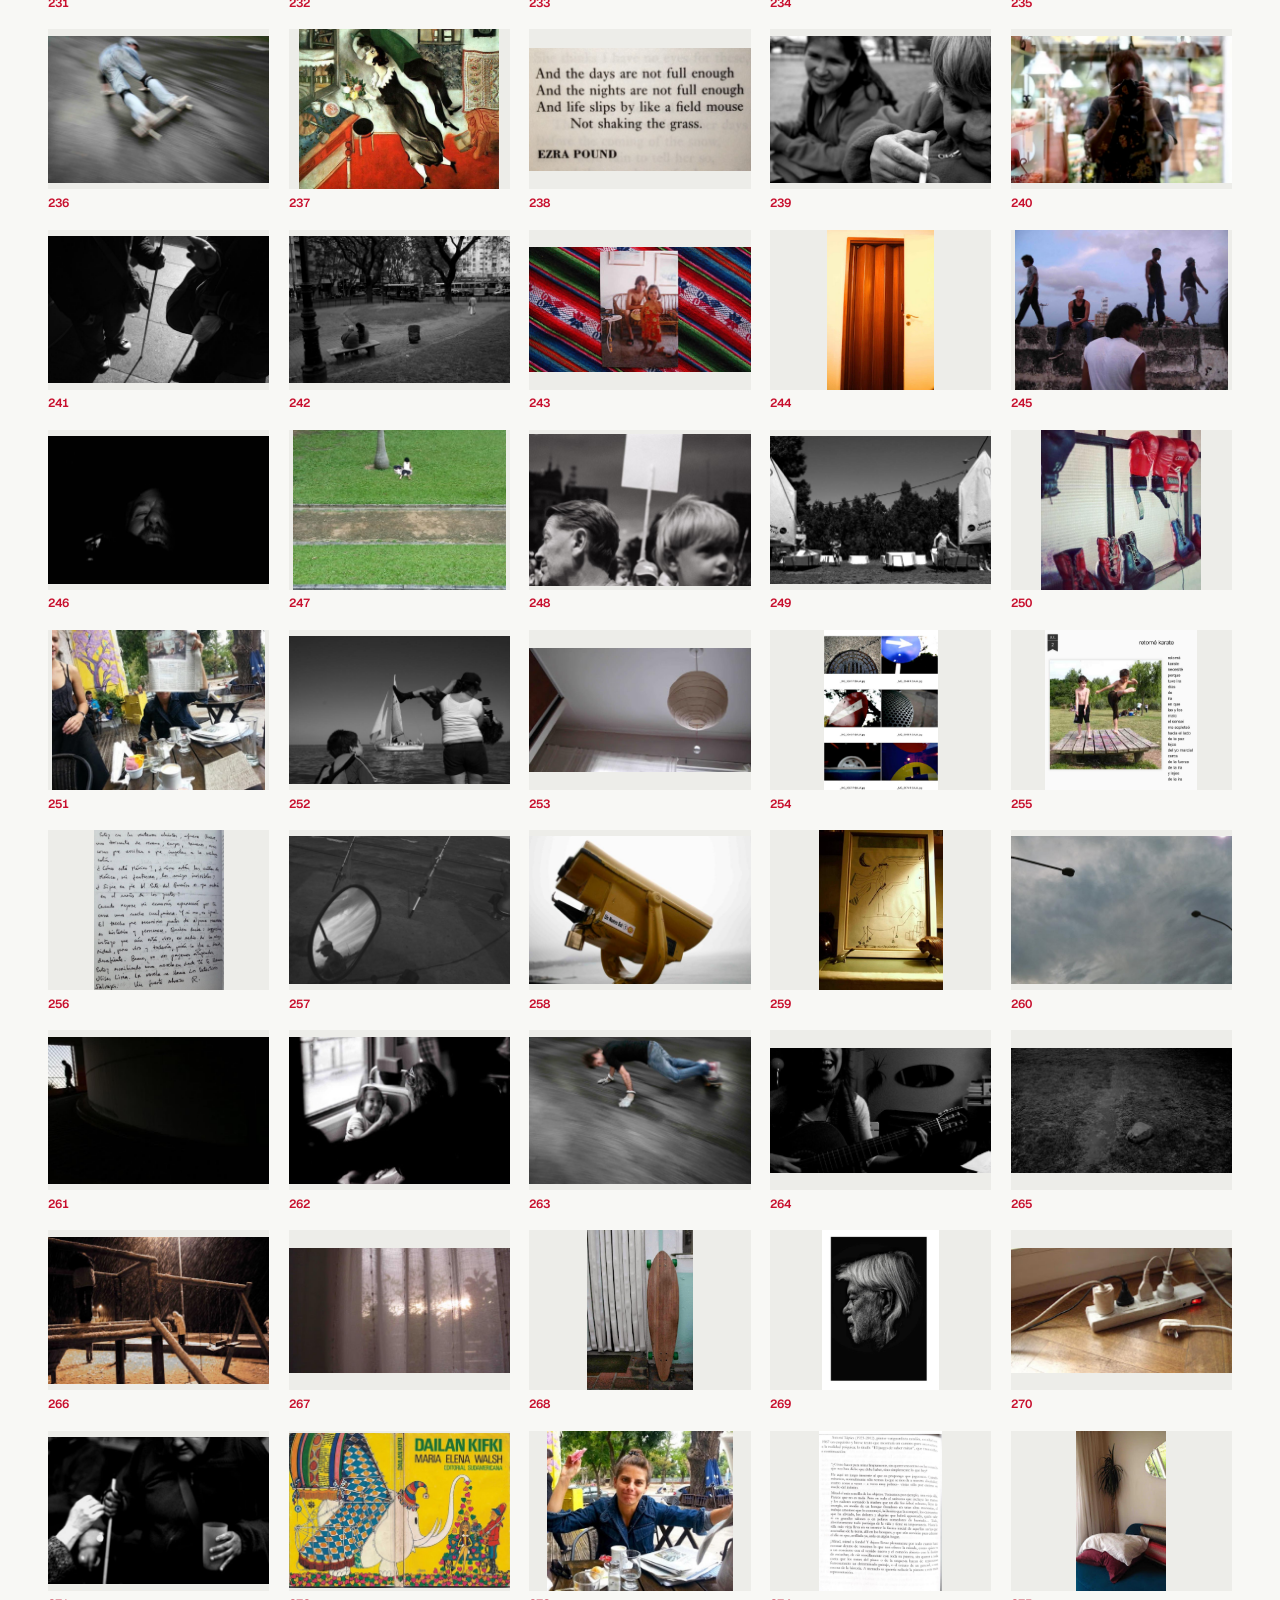
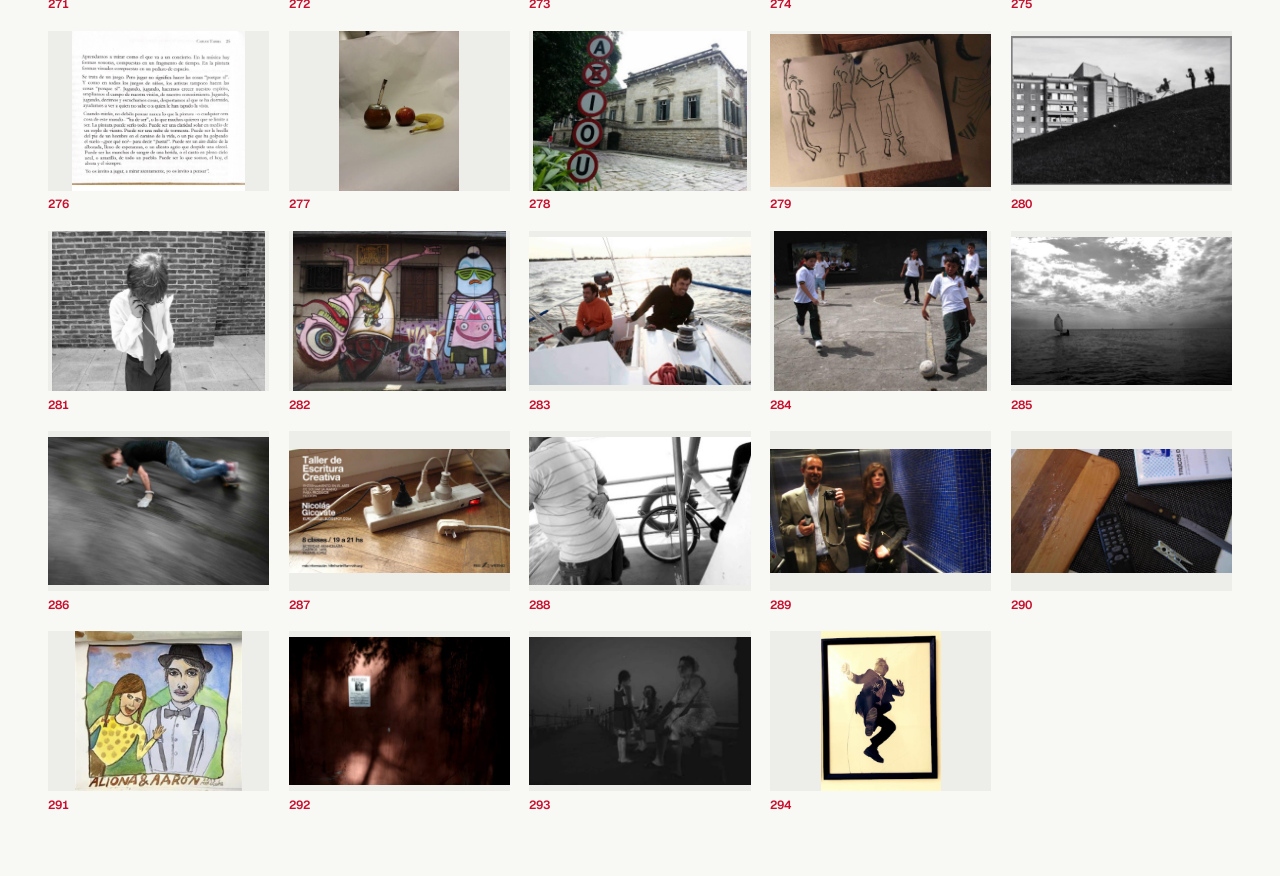
<file: revisar-imagenes.html>
<!doctype html>
<html lang="es"><head><meta charset="utf-8">
<meta name="viewport" content="width=device-width,initial-scale=1">
<title>Todas las imágenes · Nicolás Gicovate</title>
<meta name="robots" content="noindex">
<meta name="description" content="Cuentos, apuntes y fotografías de Nicolás Gicovate.">
<link rel="canonical" href="https://ngicovate.github.io/gicovate/revisar-imagenes.html">
<link rel="icon" href="marca/icono.svg" type="image/svg+xml">
<link rel="apple-touch-icon" href="marca/icono-180.png">
<meta property="og:type" content="website">
<meta property="og:site_name" content="Nicolás Gicovate">
<meta property="og:locale" content="es_AR">
<meta property="og:title" content="Nicolás Gicovate - Obras Completas">
<meta property="og:description" content="Cuentos, apuntes y fotografías de Nicolás Gicovate.">
<meta property="og:url" content="https://ngicovate.github.io/gicovate/revisar-imagenes.html">
<meta property="og:image" content="https://ngicovate.github.io/gicovate/marca/compartir.jpg">
<meta property="og:image:width" content="1200">
<meta property="og:image:height" content="630">
<meta property="og:image:alt" content="Nicolás Gicovate. Cuentos, cuaderno de apuntes, bien jugado, el arte de conectar con humanos.">
<meta name="twitter:card" content="summary_large_image">
<script>try{var t=localStorage.getItem('tema');if(t)document.documentElement.setAttribute('data-tema',t)}catch(e){}</script>
<link rel="stylesheet" href="estilo.css?v=ffd9535d">
</head><body>
<div class="limite">
  <div class="filete">
    <div class="arriba">
      <a class="volver" href="index.html" aria-label="Volver al inicio">←</a>
      <p class="nombre"><a href="index.html">Nicolás Gicovate</a></p>
      <div class="pastilla" id="tema" role="group" aria-label="Tema">
        <button type="button" data-tema="claro" aria-pressed="true">Light</button>
        <button type="button" data-tema="oscuro" aria-pressed="false">Dark</button>
      </div>
    </div>
    <div class="fila">
      <nav class="menu">
        <a href="juego.html">Juego</a>
        <a href="cuaderno-de-apuntes.html">Apunto</a>
        <a href="cuentos.html">Cuento</a>
        <span class="aparte" aria-hidden="true">·</span>
        <a class="otra" href="each.html">EACH</a>
      </nav>
      <form class="buscar" action="buscar.html" role="search">
        <span class="campo">
          <svg class="lupa" viewBox="0 0 16 16" aria-hidden="true" focusable="false"><circle cx="7" cy="7" r="4.4" fill="none" stroke="currentColor" stroke-width="1.4"/><path d="m10.5 10.5 3.3 3.3" stroke="currentColor" stroke-width="1.4" stroke-linecap="round"/></svg>
          <input type="search" name="q" placeholder="Buscar" aria-label="Buscar una palabra" autocomplete="off" spellcheck="false">
          <span class="rueda" aria-hidden="true"></span>
        </span>
        <button class="ir" type="submit" aria-label="Buscar"><svg viewBox="0 0 16 16" aria-hidden="true" focusable="false"><path d="m6 3.5 4.5 4.5L6 12.5" fill="none" stroke="currentColor" stroke-width="1.5" stroke-linecap="round" stroke-linejoin="round"/></svg></button>
      </form>
    </div>
  </div>
  <h1>Todas las imágenes del archivo</h1>
  <p class="pista">Son 294. Decime el número de la que quieras sumar o sacar.</p>
  <div class="contactos">
    <figure><img src="imagenes/00a9c0a66de25da2.jpg" alt="" loading="lazy">
      <figcaption><b>1</b></figcaption></figure>
    <figure><img src="imagenes/0113688cccfb7462.jpg" alt="" loading="lazy">
      <figcaption><b>2</b></figcaption></figure>
    <figure><img src="imagenes/02c33ab29f493733.jpg" alt="" loading="lazy">
      <figcaption><b>3</b></figcaption></figure>
    <figure class="fuera"><img src="imagenes/02de8c23b98ec0d8.jpg" alt="" loading="lazy">
      <figcaption><b>4</b> fuera</figcaption></figure>
    <figure><img src="imagenes/02efde081a2aa37e.jpg" alt="" loading="lazy">
      <figcaption><b>5</b></figcaption></figure>
    <figure><img src="imagenes/05441f9dcf0886f5.jpg" alt="" loading="lazy">
      <figcaption><b>6</b></figcaption></figure>
    <figure><img src="imagenes/05514279ed32edc6.jpg" alt="" loading="lazy">
      <figcaption><b>7</b></figcaption></figure>
    <figure><img src="imagenes/063dce6696ddf2e0.jpg" alt="" loading="lazy">
      <figcaption><b>8</b></figcaption></figure>
    <figure><img src="imagenes/065c63e2ba11d2f2.jpg" alt="" loading="lazy">
      <figcaption><b>9</b></figcaption></figure>
    <figure><img src="imagenes/069599d227d029c4.jpg" alt="" loading="lazy">
      <figcaption><b>10</b></figcaption></figure>
    <figure><img src="imagenes/08d97a008a509cad.jpg" alt="" loading="lazy">
      <figcaption><b>11</b></figcaption></figure>
    <figure><img src="imagenes/0904fb996882e120.jpg" alt="" loading="lazy">
      <figcaption><b>12</b></figcaption></figure>
    <figure><img src="imagenes/0af870666c1ef3d1.jpg" alt="" loading="lazy">
      <figcaption><b>13</b></figcaption></figure>
    <figure><img src="imagenes/0b939da4b72c0778.jpg" alt="" loading="lazy">
      <figcaption><b>14</b></figcaption></figure>
    <figure><img src="imagenes/0c496a56494e397a.jpg" alt="" loading="lazy">
      <figcaption><b>15</b></figcaption></figure>
    <figure><img src="imagenes/0cca7d159f1b3d92.jpg" alt="" loading="lazy">
      <figcaption><b>16</b></figcaption></figure>
    <figure><img src="imagenes/0d52999436584418.jpg" alt="" loading="lazy">
      <figcaption><b>17</b></figcaption></figure>
    <figure><img src="imagenes/0de07c0aa7784722.jpg" alt="" loading="lazy">
      <figcaption><b>18</b></figcaption></figure>
    <figure><img src="imagenes/0eedb83b66227e02.jpg" alt="" loading="lazy">
      <figcaption><b>19</b></figcaption></figure>
    <figure><img src="imagenes/0f9bcbcfce1b4336.jpg" alt="" loading="lazy">
      <figcaption><b>20</b></figcaption></figure>
    <figure><img src="imagenes/1203c235d735ba67.jpg" alt="" loading="lazy">
      <figcaption><b>21</b></figcaption></figure>
    <figure><img src="imagenes/124958f87ca47de9.jpg" alt="" loading="lazy">
      <figcaption><b>22</b></figcaption></figure>
    <figure><img src="imagenes/1277cc136d53d5d7.jpg" alt="" loading="lazy">
      <figcaption><b>23</b></figcaption></figure>
    <figure><img src="imagenes/146010b4cd61bcd9.jpg" alt="" loading="lazy">
      <figcaption><b>24</b></figcaption></figure>
    <figure><img src="imagenes/159636f29c61cf78.jpg" alt="" loading="lazy">
      <figcaption><b>25</b></figcaption></figure>
    <figure><img src="imagenes/1738fd5aeae3fa8a.jpg" alt="" loading="lazy">
      <figcaption><b>26</b></figcaption></figure>
    <figure><img src="imagenes/1958e018a694cb53.jpg" alt="" loading="lazy">
      <figcaption><b>27</b></figcaption></figure>
    <figure><img src="imagenes/1ac1e3636625cc59.jpg" alt="" loading="lazy">
      <figcaption><b>28</b></figcaption></figure>
    <figure><img src="imagenes/1b4017f7f33856f3.jpg" alt="" loading="lazy">
      <figcaption><b>29</b></figcaption></figure>
    <figure><img src="imagenes/1b678a4d5cc9a89a.jpg" alt="" loading="lazy">
      <figcaption><b>30</b></figcaption></figure>
    <figure><img src="imagenes/1b9d57edb8771853.jpg" alt="" loading="lazy">
      <figcaption><b>31</b></figcaption></figure>
    <figure><img src="imagenes/1bdd7095a6ecff3a.jpg" alt="" loading="lazy">
      <figcaption><b>32</b></figcaption></figure>
    <figure><img src="imagenes/1fcd5be314917e0f.jpg" alt="" loading="lazy">
      <figcaption><b>33</b></figcaption></figure>
    <figure><img src="imagenes/1fe34e727751b735.jpg" alt="" loading="lazy">
      <figcaption><b>34</b></figcaption></figure>
    <figure><img src="imagenes/20680f15108f333d.jpg" alt="" loading="lazy">
      <figcaption><b>35</b></figcaption></figure>
    <figure><img src="imagenes/20cbe77b5e96fc47.jpg" alt="" loading="lazy">
      <figcaption><b>36</b></figcaption></figure>
    <figure><img src="imagenes/20e4529ec2489081.jpg" alt="" loading="lazy">
      <figcaption><b>37</b></figcaption></figure>
    <figure><img src="imagenes/219e2ceb1b024a8d.jpg" alt="" loading="lazy">
      <figcaption><b>38</b></figcaption></figure>
    <figure><img src="imagenes/24769dde13206f6c.jpg" alt="" loading="lazy">
      <figcaption><b>39</b></figcaption></figure>
    <figure><img src="imagenes/263d2c0446df8208.jpg" alt="" loading="lazy">
      <figcaption><b>40</b></figcaption></figure>
    <figure><img src="imagenes/26775e9a90610c80.jpg" alt="" loading="lazy">
      <figcaption><b>41</b></figcaption></figure>
    <figure><img src="imagenes/26f4ea39c658a298.jpg" alt="" loading="lazy">
      <figcaption><b>42</b></figcaption></figure>
    <figure><img src="imagenes/26fedf1cf3e91b98.jpg" alt="" loading="lazy">
      <figcaption><b>43</b></figcaption></figure>
    <figure><img src="imagenes/288fbe713c8db46c.jpg" alt="" loading="lazy">
      <figcaption><b>44</b></figcaption></figure>
    <figure><img src="imagenes/2bc2f3874581c541.jpg" alt="" loading="lazy">
      <figcaption><b>45</b></figcaption></figure>
    <figure><img src="imagenes/2c1a124e4271b937.jpg" alt="" loading="lazy">
      <figcaption><b>46</b></figcaption></figure>
    <figure><img src="imagenes/2c9f9dc38a4cc7ff.jpg" alt="" loading="lazy">
      <figcaption><b>47</b></figcaption></figure>
    <figure><img src="imagenes/2cc9f30faf77934a.jpg" alt="" loading="lazy">
      <figcaption><b>48</b></figcaption></figure>
    <figure><img src="imagenes/2e416e90fefa55fc.jpg" alt="" loading="lazy">
      <figcaption><b>49</b></figcaption></figure>
    <figure><img src="imagenes/32744b25bd2de224.jpg" alt="" loading="lazy">
      <figcaption><b>50</b></figcaption></figure>
    <figure><img src="imagenes/329fd8a7e3506ad7.jpg" alt="" loading="lazy">
      <figcaption><b>51</b></figcaption></figure>
    <figure><img src="imagenes/32cf70f38eb5bf99.jpg" alt="" loading="lazy">
      <figcaption><b>52</b></figcaption></figure>
    <figure><img src="imagenes/32df8ecc3335e82e.jpg" alt="" loading="lazy">
      <figcaption><b>53</b></figcaption></figure>
    <figure><img src="imagenes/32fc00f83e64e3a9.jpg" alt="" loading="lazy">
      <figcaption><b>54</b></figcaption></figure>
    <figure><img src="imagenes/331b704c03ca0a9c.jpg" alt="" loading="lazy">
      <figcaption><b>55</b></figcaption></figure>
    <figure><img src="imagenes/33a0be66845beb6f.jpg" alt="" loading="lazy">
      <figcaption><b>56</b></figcaption></figure>
    <figure><img src="imagenes/33da1a8615a0b2c0.jpg" alt="" loading="lazy">
      <figcaption><b>57</b></figcaption></figure>
    <figure><img src="imagenes/349a8dd4cf5bb176.jpg" alt="" loading="lazy">
      <figcaption><b>58</b></figcaption></figure>
    <figure><img src="imagenes/3577125ab481f601.jpg" alt="" loading="lazy">
      <figcaption><b>59</b></figcaption></figure>
    <figure><img src="imagenes/35b7ec5370581958.jpg" alt="" loading="lazy">
      <figcaption><b>60</b></figcaption></figure>
    <figure><img src="imagenes/35cc6421c801b4d8.jpg" alt="" loading="lazy">
      <figcaption><b>61</b></figcaption></figure>
    <figure><img src="imagenes/35e04b11bb3da904.jpg" alt="" loading="lazy">
      <figcaption><b>62</b></figcaption></figure>
    <figure><img src="imagenes/364ab31440b5c9de.jpg" alt="" loading="lazy">
      <figcaption><b>63</b></figcaption></figure>
    <figure><img src="imagenes/36fd8ea111b056b6.jpg" alt="" loading="lazy">
      <figcaption><b>64</b></figcaption></figure>
    <figure><img src="imagenes/37096ae5d61af11f.jpg" alt="" loading="lazy">
      <figcaption><b>65</b></figcaption></figure>
    <figure><img src="imagenes/37df9e8373670c0e.jpg" alt="" loading="lazy">
      <figcaption><b>66</b></figcaption></figure>
    <figure class="fuera"><img src="imagenes/3887b0cf6eee5dbe.jpg" alt="" loading="lazy">
      <figcaption><b>67</b> fuera</figcaption></figure>
    <figure><img src="imagenes/389e23d7e3bd56ac.jpg" alt="" loading="lazy">
      <figcaption><b>68</b></figcaption></figure>
    <figure><img src="imagenes/396e1bcacd26215d.jpg" alt="" loading="lazy">
      <figcaption><b>69</b></figcaption></figure>
    <figure><img src="imagenes/397b7dd37cf8612b.jpg" alt="" loading="lazy">
      <figcaption><b>70</b></figcaption></figure>
    <figure><img src="imagenes/3a97f31945dac533.jpg" alt="" loading="lazy">
      <figcaption><b>71</b></figcaption></figure>
    <figure><img src="imagenes/3ac28ee394ab64ea.jpg" alt="" loading="lazy">
      <figcaption><b>72</b></figcaption></figure>
    <figure><img src="imagenes/3adcea14514d5970.jpg" alt="" loading="lazy">
      <figcaption><b>73</b></figcaption></figure>
    <figure><img src="imagenes/3b0067de034a4693.jpg" alt="" loading="lazy">
      <figcaption><b>74</b></figcaption></figure>
    <figure><img src="imagenes/3b0c25689f295956.jpg" alt="" loading="lazy">
      <figcaption><b>75</b></figcaption></figure>
    <figure><img src="imagenes/3b31fc64a0f2f71c.jpg" alt="" loading="lazy">
      <figcaption><b>76</b></figcaption></figure>
    <figure><img src="imagenes/3b4c9b6b565ba777.jpg" alt="" loading="lazy">
      <figcaption><b>77</b></figcaption></figure>
    <figure><img src="imagenes/3b79d616feba51bd.jpg" alt="" loading="lazy">
      <figcaption><b>78</b></figcaption></figure>
    <figure><img src="imagenes/3ba03c73660447f2.jpg" alt="" loading="lazy">
      <figcaption><b>79</b></figcaption></figure>
    <figure class="fuera"><img src="imagenes/3c1237d9b7cdf6bf.jpg" alt="" loading="lazy">
      <figcaption><b>80</b> fuera</figcaption></figure>
    <figure><img src="imagenes/3d0c7ad7c4395538.jpg" alt="" loading="lazy">
      <figcaption><b>81</b></figcaption></figure>
    <figure><img src="imagenes/3d941452e1ef4b0f.jpg" alt="" loading="lazy">
      <figcaption><b>82</b></figcaption></figure>
    <figure><img src="imagenes/3d9a251b2dde973a.jpg" alt="" loading="lazy">
      <figcaption><b>83</b></figcaption></figure>
    <figure><img src="imagenes/3da10783e8a5b276.jpg" alt="" loading="lazy">
      <figcaption><b>84</b></figcaption></figure>
    <figure><img src="imagenes/3da1eba7869cdf63.jpg" alt="" loading="lazy">
      <figcaption><b>85</b></figcaption></figure>
    <figure><img src="imagenes/3db88f135a838cb2.jpg" alt="" loading="lazy">
      <figcaption><b>86</b></figcaption></figure>
    <figure><img src="imagenes/3f6ccdd49a995024.jpg" alt="" loading="lazy">
      <figcaption><b>87</b></figcaption></figure>
    <figure><img src="imagenes/4249c20bcacc3347.jpg" alt="" loading="lazy">
      <figcaption><b>88</b></figcaption></figure>
    <figure><img src="imagenes/43db29cbc6c69159.jpg" alt="" loading="lazy">
      <figcaption><b>89</b></figcaption></figure>
    <figure><img src="imagenes/45a3463b1fac95d2.jpg" alt="" loading="lazy">
      <figcaption><b>90</b></figcaption></figure>
    <figure><img src="imagenes/4880d8a6b0a6d293.jpg" alt="" loading="lazy">
      <figcaption><b>91</b></figcaption></figure>
    <figure><img src="imagenes/4915a49469e913fe.jpg" alt="" loading="lazy">
      <figcaption><b>92</b></figcaption></figure>
    <figure><img src="imagenes/496d5eeec513617a.jpg" alt="" loading="lazy">
      <figcaption><b>93</b></figcaption></figure>
    <figure><img src="imagenes/4a4e44b8fbc16161.jpg" alt="" loading="lazy">
      <figcaption><b>94</b></figcaption></figure>
    <figure><img src="imagenes/4a7350b073ee49b0.jpg" alt="" loading="lazy">
      <figcaption><b>95</b></figcaption></figure>
    <figure><img src="imagenes/4b4eaebdfe82859b.jpg" alt="" loading="lazy">
      <figcaption><b>96</b></figcaption></figure>
    <figure><img src="imagenes/4b617748cd9255c7.jpg" alt="" loading="lazy">
      <figcaption><b>97</b></figcaption></figure>
    <figure><img src="imagenes/4c971c429ecc59d9.jpg" alt="" loading="lazy">
      <figcaption><b>98</b></figcaption></figure>
    <figure><img src="imagenes/4cdf7321fec49ce9.jpg" alt="" loading="lazy">
      <figcaption><b>99</b></figcaption></figure>
    <figure><img src="imagenes/4d37910ff2c315b8.jpg" alt="" loading="lazy">
      <figcaption><b>100</b></figcaption></figure>
    <figure><img src="imagenes/4d91f715186130af.jpg" alt="" loading="lazy">
      <figcaption><b>101</b></figcaption></figure>
    <figure><img src="imagenes/4ff36f93f54a819c.jpg" alt="" loading="lazy">
      <figcaption><b>102</b></figcaption></figure>
    <figure><img src="imagenes/5069f17a2b31a95d.jpg" alt="" loading="lazy">
      <figcaption><b>103</b></figcaption></figure>
    <figure><img src="imagenes/50aa7fa78c3717cb.jpg" alt="" loading="lazy">
      <figcaption><b>104</b></figcaption></figure>
    <figure><img src="imagenes/5151c4c99c3ba605.jpg" alt="" loading="lazy">
      <figcaption><b>105</b></figcaption></figure>
    <figure><img src="imagenes/51523dca61ff8405.jpg" alt="" loading="lazy">
      <figcaption><b>106</b></figcaption></figure>
    <figure><img src="imagenes/5335cb199e3aad1d.jpg" alt="" loading="lazy">
      <figcaption><b>107</b></figcaption></figure>
    <figure><img src="imagenes/53d4f5557111adc8.jpg" alt="" loading="lazy">
      <figcaption><b>108</b></figcaption></figure>
    <figure><img src="imagenes/549545967c283c62.jpg" alt="" loading="lazy">
      <figcaption><b>109</b></figcaption></figure>
    <figure><img src="imagenes/55ec6bb1bd3b0fa5.jpg" alt="" loading="lazy">
      <figcaption><b>110</b></figcaption></figure>
    <figure><img src="imagenes/56cab43a6932914f.jpg" alt="" loading="lazy">
      <figcaption><b>111</b></figcaption></figure>
    <figure><img src="imagenes/57e291b744ad020f.jpg" alt="" loading="lazy">
      <figcaption><b>112</b></figcaption></figure>
    <figure class="fuera"><img src="imagenes/59b0332527ea47c3.jpg" alt="" loading="lazy">
      <figcaption><b>113</b> fuera</figcaption></figure>
    <figure><img src="imagenes/5c7955869c15d006.jpg" alt="" loading="lazy">
      <figcaption><b>114</b></figcaption></figure>
    <figure><img src="imagenes/5dd7dc864dbb5f2f.jpg" alt="" loading="lazy">
      <figcaption><b>115</b></figcaption></figure>
    <figure><img src="imagenes/5e9f0c1da45e1bde.jpg" alt="" loading="lazy">
      <figcaption><b>116</b></figcaption></figure>
    <figure><img src="imagenes/5ed4ab2bfec3525d.jpg" alt="" loading="lazy">
      <figcaption><b>117</b></figcaption></figure>
    <figure><img src="imagenes/5f98891955c38c02.jpg" alt="" loading="lazy">
      <figcaption><b>118</b></figcaption></figure>
    <figure><img src="imagenes/607ed5612a2f77dd.jpg" alt="" loading="lazy">
      <figcaption><b>119</b></figcaption></figure>
    <figure><img src="imagenes/608fb5ab057be1ca.jpg" alt="" loading="lazy">
      <figcaption><b>120</b></figcaption></figure>
    <figure><img src="imagenes/6091d190418adc56.jpg" alt="" loading="lazy">
      <figcaption><b>121</b></figcaption></figure>
    <figure><img src="imagenes/60abe5cd04f8b7e1.jpg" alt="" loading="lazy">
      <figcaption><b>122</b></figcaption></figure>
    <figure><img src="imagenes/60b7c51acf806eb3.jpg" alt="" loading="lazy">
      <figcaption><b>123</b></figcaption></figure>
    <figure><img src="imagenes/61b08fc48fde411b.jpg" alt="" loading="lazy">
      <figcaption><b>124</b></figcaption></figure>
    <figure><img src="imagenes/61c6a1b94f57e3dd.jpg" alt="" loading="lazy">
      <figcaption><b>125</b></figcaption></figure>
    <figure><img src="imagenes/637dce647963068c.jpg" alt="" loading="lazy">
      <figcaption><b>126</b></figcaption></figure>
    <figure><img src="imagenes/6454ee5b0af8e83c.jpg" alt="" loading="lazy">
      <figcaption><b>127</b></figcaption></figure>
    <figure><img src="imagenes/655e37341dc78b5c.jpg" alt="" loading="lazy">
      <figcaption><b>128</b></figcaption></figure>
    <figure><img src="imagenes/66849ddda9c5b43d.jpg" alt="" loading="lazy">
      <figcaption><b>129</b></figcaption></figure>
    <figure><img src="imagenes/6866690168994a38.jpg" alt="" loading="lazy">
      <figcaption><b>130</b></figcaption></figure>
    <figure class="fuera"><img src="imagenes/68fe6e0fc574b1bd.jpg" alt="" loading="lazy">
      <figcaption><b>131</b> fuera</figcaption></figure>
    <figure><img src="imagenes/69a629a9518c2d94.jpg" alt="" loading="lazy">
      <figcaption><b>132</b></figcaption></figure>
    <figure><img src="imagenes/69f029ae610fa5e1.jpg" alt="" loading="lazy">
      <figcaption><b>133</b></figcaption></figure>
    <figure><img src="imagenes/6b869c5f579a2036.jpg" alt="" loading="lazy">
      <figcaption><b>134</b></figcaption></figure>
    <figure><img src="imagenes/6b97bd9db66e0b02.jpg" alt="" loading="lazy">
      <figcaption><b>135</b></figcaption></figure>
    <figure><img src="imagenes/6c3262a16b2f27b4.jpg" alt="" loading="lazy">
      <figcaption><b>136</b></figcaption></figure>
    <figure><img src="imagenes/6d167e4c37f17e4a.jpg" alt="" loading="lazy">
      <figcaption><b>137</b></figcaption></figure>
    <figure><img src="imagenes/6edfaa38e9fa241c.jpg" alt="" loading="lazy">
      <figcaption><b>138</b></figcaption></figure>
    <figure><img src="imagenes/6f48f8157b9327fa.jpg" alt="" loading="lazy">
      <figcaption><b>139</b></figcaption></figure>
    <figure><img src="imagenes/6f502a83bfc41bb3.jpg" alt="" loading="lazy">
      <figcaption><b>140</b></figcaption></figure>
    <figure><img src="imagenes/7027e2fc5348baa6.jpg" alt="" loading="lazy">
      <figcaption><b>141</b></figcaption></figure>
    <figure><img src="imagenes/70f6e179cc94da38.jpg" alt="" loading="lazy">
      <figcaption><b>142</b></figcaption></figure>
    <figure><img src="imagenes/71d141da458da142.jpg" alt="" loading="lazy">
      <figcaption><b>143</b></figcaption></figure>
    <figure><img src="imagenes/726d1d4db378f607.jpg" alt="" loading="lazy">
      <figcaption><b>144</b></figcaption></figure>
    <figure><img src="imagenes/72cdec67f529a204.jpg" alt="" loading="lazy">
      <figcaption><b>145</b></figcaption></figure>
    <figure><img src="imagenes/72f62b36a2d03d2c.jpg" alt="" loading="lazy">
      <figcaption><b>146</b></figcaption></figure>
    <figure><img src="imagenes/7494239a81b68ae8.jpg" alt="" loading="lazy">
      <figcaption><b>147</b></figcaption></figure>
    <figure><img src="imagenes/75109bcc1b0c99db.jpg" alt="" loading="lazy">
      <figcaption><b>148</b></figcaption></figure>
    <figure><img src="imagenes/7527b73e1fc53669.jpg" alt="" loading="lazy">
      <figcaption><b>149</b></figcaption></figure>
    <figure><img src="imagenes/78d7159f21b82bd0.jpg" alt="" loading="lazy">
      <figcaption><b>150</b></figcaption></figure>
    <figure><img src="imagenes/78ebb49cd5cddd7b.jpg" alt="" loading="lazy">
      <figcaption><b>151</b></figcaption></figure>
    <figure><img src="imagenes/7be063f6d6117c1e.jpg" alt="" loading="lazy">
      <figcaption><b>152</b></figcaption></figure>
    <figure><img src="imagenes/7e648a1286ec0a80.jpg" alt="" loading="lazy">
      <figcaption><b>153</b></figcaption></figure>
    <figure><img src="imagenes/80019d888408d805.jpg" alt="" loading="lazy">
      <figcaption><b>154</b></figcaption></figure>
    <figure class="fuera"><img src="imagenes/808913a40e5744ae.jpg" alt="" loading="lazy">
      <figcaption><b>155</b> fuera</figcaption></figure>
    <figure><img src="imagenes/8309d39773eb59e7.jpg" alt="" loading="lazy">
      <figcaption><b>156</b></figcaption></figure>
    <figure><img src="imagenes/84194d4662adf2e8.jpg" alt="" loading="lazy">
      <figcaption><b>157</b></figcaption></figure>
    <figure><img src="imagenes/84e44f6fd6721224.jpg" alt="" loading="lazy">
      <figcaption><b>158</b></figcaption></figure>
    <figure><img src="imagenes/84e5d307c40206b9.jpg" alt="" loading="lazy">
      <figcaption><b>159</b></figcaption></figure>
    <figure><img src="imagenes/85c783e63448a5ec.jpg" alt="" loading="lazy">
      <figcaption><b>160</b></figcaption></figure>
    <figure><img src="imagenes/860eb6c192325dc5.jpg" alt="" loading="lazy">
      <figcaption><b>161</b></figcaption></figure>
    <figure><img src="imagenes/872ff39e06463776.jpg" alt="" loading="lazy">
      <figcaption><b>162</b></figcaption></figure>
    <figure><img src="imagenes/883a8f37cdbd5751.jpg" alt="" loading="lazy">
      <figcaption><b>163</b></figcaption></figure>
    <figure><img src="imagenes/88bf6a730d4aa4d1.jpg" alt="" loading="lazy">
      <figcaption><b>164</b></figcaption></figure>
    <figure><img src="imagenes/89176e221f3c847f.jpg" alt="" loading="lazy">
      <figcaption><b>165</b></figcaption></figure>
    <figure><img src="imagenes/89935ff74cb67368.jpg" alt="" loading="lazy">
      <figcaption><b>166</b></figcaption></figure>
    <figure><img src="imagenes/8b1fcd498de0fd00.jpg" alt="" loading="lazy">
      <figcaption><b>167</b></figcaption></figure>
    <figure><img src="imagenes/8b80dddd90157ca1.jpg" alt="" loading="lazy">
      <figcaption><b>168</b></figcaption></figure>
    <figure><img src="imagenes/8be5b8f6c3088f24.jpg" alt="" loading="lazy">
      <figcaption><b>169</b></figcaption></figure>
    <figure><img src="imagenes/8c3c7430984b08d7.jpg" alt="" loading="lazy">
      <figcaption><b>170</b></figcaption></figure>
    <figure><img src="imagenes/8dcbe54fd0590713.jpg" alt="" loading="lazy">
      <figcaption><b>171</b></figcaption></figure>
    <figure><img src="imagenes/8f56cfa58c74b23f.jpg" alt="" loading="lazy">
      <figcaption><b>172</b></figcaption></figure>
    <figure><img src="imagenes/8f69a6cca265fa13.jpg" alt="" loading="lazy">
      <figcaption><b>173</b></figcaption></figure>
    <figure><img src="imagenes/90948a4e923a56d4.jpg" alt="" loading="lazy">
      <figcaption><b>174</b></figcaption></figure>
    <figure><img src="imagenes/90951e0545d97a5e.jpg" alt="" loading="lazy">
      <figcaption><b>175</b></figcaption></figure>
    <figure><img src="imagenes/90af15abc77bbca6.jpg" alt="" loading="lazy">
      <figcaption><b>176</b></figcaption></figure>
    <figure><img src="imagenes/90c55234ef41b24d.jpg" alt="" loading="lazy">
      <figcaption><b>177</b></figcaption></figure>
    <figure><img src="imagenes/9104f73d345820f9.jpg" alt="" loading="lazy">
      <figcaption><b>178</b></figcaption></figure>
    <figure><img src="imagenes/91fe8f2eb18edf26.jpg" alt="" loading="lazy">
      <figcaption><b>179</b></figcaption></figure>
    <figure><img src="imagenes/9288c3973cc09a2c.jpg" alt="" loading="lazy">
      <figcaption><b>180</b></figcaption></figure>
    <figure><img src="imagenes/92f71d0424a7d8ae.jpg" alt="" loading="lazy">
      <figcaption><b>181</b></figcaption></figure>
    <figure><img src="imagenes/930bc0e7da7f89d7.jpg" alt="" loading="lazy">
      <figcaption><b>182</b></figcaption></figure>
    <figure><img src="imagenes/9379598f576eae96.jpg" alt="" loading="lazy">
      <figcaption><b>183</b></figcaption></figure>
    <figure><img src="imagenes/967d91362cbdcb0d.jpg" alt="" loading="lazy">
      <figcaption><b>184</b></figcaption></figure>
    <figure><img src="imagenes/96883c09902b7424.jpg" alt="" loading="lazy">
      <figcaption><b>185</b></figcaption></figure>
    <figure><img src="imagenes/982cad4c7bef2d0a.jpg" alt="" loading="lazy">
      <figcaption><b>186</b></figcaption></figure>
    <figure><img src="imagenes/994a215551f13bc4.jpg" alt="" loading="lazy">
      <figcaption><b>187</b></figcaption></figure>
    <figure><img src="imagenes/999362056671d6b8.jpg" alt="" loading="lazy">
      <figcaption><b>188</b></figcaption></figure>
    <figure><img src="imagenes/9a3267162b1628fe.jpg" alt="" loading="lazy">
      <figcaption><b>189</b></figcaption></figure>
    <figure><img src="imagenes/9b25cccb10861a91.jpg" alt="" loading="lazy">
      <figcaption><b>190</b></figcaption></figure>
    <figure><img src="imagenes/9b8de7600b0e80af.jpg" alt="" loading="lazy">
      <figcaption><b>191</b></figcaption></figure>
    <figure><img src="imagenes/9b8df1f27c6bbc71.jpg" alt="" loading="lazy">
      <figcaption><b>192</b></figcaption></figure>
    <figure><img src="imagenes/9ca0ed8f9fc4126b.jpg" alt="" loading="lazy">
      <figcaption><b>193</b></figcaption></figure>
    <figure><img src="imagenes/9ccf4b88f44f8995.jpg" alt="" loading="lazy">
      <figcaption><b>194</b></figcaption></figure>
    <figure><img src="imagenes/9d9ad232beca3244.jpg" alt="" loading="lazy">
      <figcaption><b>195</b></figcaption></figure>
    <figure><img src="imagenes/9fae62d75de4e2fe.jpg" alt="" loading="lazy">
      <figcaption><b>196</b></figcaption></figure>
    <figure><img src="imagenes/a2e042da3f69b592.jpg" alt="" loading="lazy">
      <figcaption><b>197</b></figcaption></figure>
    <figure><img src="imagenes/a36598c95db2d3dc.jpg" alt="" loading="lazy">
      <figcaption><b>198</b></figcaption></figure>
    <figure><img src="imagenes/a3d0dcdcae70939c.jpg" alt="" loading="lazy">
      <figcaption><b>199</b></figcaption></figure>
    <figure><img src="imagenes/a489ec53a6505ce4.jpg" alt="" loading="lazy">
      <figcaption><b>200</b></figcaption></figure>
    <figure><img src="imagenes/a5efb523002027f5.jpg" alt="" loading="lazy">
      <figcaption><b>201</b></figcaption></figure>
    <figure><img src="imagenes/a5f9d95ceb20603e.jpg" alt="" loading="lazy">
      <figcaption><b>202</b></figcaption></figure>
    <figure><img src="imagenes/a68da04d4afe339b.jpg" alt="" loading="lazy">
      <figcaption><b>203</b></figcaption></figure>
    <figure><img src="imagenes/a8635c1aa5127a9e.jpg" alt="" loading="lazy">
      <figcaption><b>204</b></figcaption></figure>
    <figure><img src="imagenes/a8d811cf951febaf.jpg" alt="" loading="lazy">
      <figcaption><b>205</b></figcaption></figure>
    <figure><img src="imagenes/a9ba079c2ca3876c.jpg" alt="" loading="lazy">
      <figcaption><b>206</b></figcaption></figure>
    <figure><img src="imagenes/aa4fbb7d444c587e.jpg" alt="" loading="lazy">
      <figcaption><b>207</b></figcaption></figure>
    <figure><img src="imagenes/ad23e43b8bd7da9c.jpg" alt="" loading="lazy">
      <figcaption><b>208</b></figcaption></figure>
    <figure><img src="imagenes/ad5628a709bf1abf.jpg" alt="" loading="lazy">
      <figcaption><b>209</b></figcaption></figure>
    <figure><img src="imagenes/ae0c429a9dde4479.jpg" alt="" loading="lazy">
      <figcaption><b>210</b></figcaption></figure>
    <figure><img src="imagenes/af6ddb1d35a6b4d2.jpg" alt="" loading="lazy">
      <figcaption><b>211</b></figcaption></figure>
    <figure><img src="imagenes/af7ec4fd1245bbc5.jpg" alt="" loading="lazy">
      <figcaption><b>212</b></figcaption></figure>
    <figure class="fuera"><img src="imagenes/b0b69b91752a7814.jpg" alt="" loading="lazy">
      <figcaption><b>213</b> fuera</figcaption></figure>
    <figure><img src="imagenes/b0da4337b2739742.jpg" alt="" loading="lazy">
      <figcaption><b>214</b></figcaption></figure>
    <figure><img src="imagenes/b33741a63680714c.jpg" alt="" loading="lazy">
      <figcaption><b>215</b></figcaption></figure>
    <figure><img src="imagenes/b3e91cb1116387b6.jpg" alt="" loading="lazy">
      <figcaption><b>216</b></figcaption></figure>
    <figure><img src="imagenes/b51b6c9e5914b16b.jpg" alt="" loading="lazy">
      <figcaption><b>217</b></figcaption></figure>
    <figure><img src="imagenes/b7cb552de4dc8f4d.jpg" alt="" loading="lazy">
      <figcaption><b>218</b></figcaption></figure>
    <figure><img src="imagenes/b93b682637d92946.jpg" alt="" loading="lazy">
      <figcaption><b>219</b></figcaption></figure>
    <figure><img src="imagenes/b95f22afeca054b6.jpg" alt="" loading="lazy">
      <figcaption><b>220</b></figcaption></figure>
    <figure><img src="imagenes/b9c7dd580750dafa.jpg" alt="" loading="lazy">
      <figcaption><b>221</b></figcaption></figure>
    <figure><img src="imagenes/b9e8bc8972e9bca4.jpg" alt="" loading="lazy">
      <figcaption><b>222</b></figcaption></figure>
    <figure><img src="imagenes/bd4b1f58ee7b5600.jpg" alt="" loading="lazy">
      <figcaption><b>223</b></figcaption></figure>
    <figure><img src="imagenes/befa2f77fe44ec27.jpg" alt="" loading="lazy">
      <figcaption><b>224</b></figcaption></figure>
    <figure><img src="imagenes/bf4ff1c184632cc8.jpg" alt="" loading="lazy">
      <figcaption><b>225</b></figcaption></figure>
    <figure><img src="imagenes/bfd00404ba91c981.jpg" alt="" loading="lazy">
      <figcaption><b>226</b></figcaption></figure>
    <figure><img src="imagenes/c022554ee3b626db.jpg" alt="" loading="lazy">
      <figcaption><b>227</b></figcaption></figure>
    <figure><img src="imagenes/c1d18b710c0d3a94.jpg" alt="" loading="lazy">
      <figcaption><b>228</b></figcaption></figure>
    <figure><img src="imagenes/c227e6c933013eae.jpg" alt="" loading="lazy">
      <figcaption><b>229</b></figcaption></figure>
    <figure><img src="imagenes/c499a27f644324b6.jpg" alt="" loading="lazy">
      <figcaption><b>230</b></figcaption></figure>
    <figure><img src="imagenes/c4ccdc7a3f227386.jpg" alt="" loading="lazy">
      <figcaption><b>231</b></figcaption></figure>
    <figure><img src="imagenes/c5f2bb46728cfebc.jpg" alt="" loading="lazy">
      <figcaption><b>232</b></figcaption></figure>
    <figure><img src="imagenes/c60f195e6f0a93a6.jpg" alt="" loading="lazy">
      <figcaption><b>233</b></figcaption></figure>
    <figure><img src="imagenes/c612ed4f7ca057f1.jpg" alt="" loading="lazy">
      <figcaption><b>234</b></figcaption></figure>
    <figure><img src="imagenes/c6f121a5af4d8430.jpg" alt="" loading="lazy">
      <figcaption><b>235</b></figcaption></figure>
    <figure><img src="imagenes/c79c324a425caa6a.jpg" alt="" loading="lazy">
      <figcaption><b>236</b></figcaption></figure>
    <figure><img src="imagenes/c80f886732052c48.jpg" alt="" loading="lazy">
      <figcaption><b>237</b></figcaption></figure>
    <figure><img src="imagenes/c93653757ccb0e00.jpg" alt="" loading="lazy">
      <figcaption><b>238</b></figcaption></figure>
    <figure><img src="imagenes/c960509ff999a4ea.jpg" alt="" loading="lazy">
      <figcaption><b>239</b></figcaption></figure>
    <figure><img src="imagenes/c9de57c111e9b4e3.jpg" alt="" loading="lazy">
      <figcaption><b>240</b></figcaption></figure>
    <figure><img src="imagenes/cd11b5fbd0883338.jpg" alt="" loading="lazy">
      <figcaption><b>241</b></figcaption></figure>
    <figure><img src="imagenes/cde977bc9abacbc2.jpg" alt="" loading="lazy">
      <figcaption><b>242</b></figcaption></figure>
    <figure><img src="imagenes/ce4b0dfd8de2cd8f.jpg" alt="" loading="lazy">
      <figcaption><b>243</b></figcaption></figure>
    <figure><img src="imagenes/ceadaee998dfa12f.jpg" alt="" loading="lazy">
      <figcaption><b>244</b></figcaption></figure>
    <figure><img src="imagenes/cfde273a8afdd6ec.jpg" alt="" loading="lazy">
      <figcaption><b>245</b></figcaption></figure>
    <figure><img src="imagenes/d0e4ee3dd9714b7d.jpg" alt="" loading="lazy">
      <figcaption><b>246</b></figcaption></figure>
    <figure><img src="imagenes/d10c6aff5fd39421.jpg" alt="" loading="lazy">
      <figcaption><b>247</b></figcaption></figure>
    <figure><img src="imagenes/d1e24c733eb7ca97.jpg" alt="" loading="lazy">
      <figcaption><b>248</b></figcaption></figure>
    <figure><img src="imagenes/d3b73d53b305e3ab.jpg" alt="" loading="lazy">
      <figcaption><b>249</b></figcaption></figure>
    <figure><img src="imagenes/d759128ba5c29643.jpg" alt="" loading="lazy">
      <figcaption><b>250</b></figcaption></figure>
    <figure><img src="imagenes/d9fa40df0c47d486.jpg" alt="" loading="lazy">
      <figcaption><b>251</b></figcaption></figure>
    <figure><img src="imagenes/dc2dde37f432ea34.jpg" alt="" loading="lazy">
      <figcaption><b>252</b></figcaption></figure>
    <figure><img src="imagenes/dee8895f826a5bce.jpg" alt="" loading="lazy">
      <figcaption><b>253</b></figcaption></figure>
    <figure><img src="imagenes/df2ea5c326e1ce5b.jpg" alt="" loading="lazy">
      <figcaption><b>254</b></figcaption></figure>
    <figure><img src="imagenes/e385d740a7e1e455.jpg" alt="" loading="lazy">
      <figcaption><b>255</b></figcaption></figure>
    <figure><img src="imagenes/e3a637e31ccf8e6e.jpg" alt="" loading="lazy">
      <figcaption><b>256</b></figcaption></figure>
    <figure><img src="imagenes/e46f8d8aee15c321.jpg" alt="" loading="lazy">
      <figcaption><b>257</b></figcaption></figure>
    <figure><img src="imagenes/e5100bd485900ec7.jpg" alt="" loading="lazy">
      <figcaption><b>258</b></figcaption></figure>
    <figure><img src="imagenes/e5eaece74ee102e0.jpg" alt="" loading="lazy">
      <figcaption><b>259</b></figcaption></figure>
    <figure><img src="imagenes/e742db476457d093.jpg" alt="" loading="lazy">
      <figcaption><b>260</b></figcaption></figure>
    <figure><img src="imagenes/e7973523b709977b.jpg" alt="" loading="lazy">
      <figcaption><b>261</b></figcaption></figure>
    <figure><img src="imagenes/e824bd7096930ce6.jpg" alt="" loading="lazy">
      <figcaption><b>262</b></figcaption></figure>
    <figure><img src="imagenes/e839ea23326ab48b.jpg" alt="" loading="lazy">
      <figcaption><b>263</b></figcaption></figure>
    <figure><img src="imagenes/e9f3821d171f7d0b.jpg" alt="" loading="lazy">
      <figcaption><b>264</b></figcaption></figure>
    <figure><img src="imagenes/eb1c9f7f55594b3b.jpg" alt="" loading="lazy">
      <figcaption><b>265</b></figcaption></figure>
    <figure><img src="imagenes/eb96e6c18484fc03.jpg" alt="" loading="lazy">
      <figcaption><b>266</b></figcaption></figure>
    <figure><img src="imagenes/ece9320fdf5223da.jpg" alt="" loading="lazy">
      <figcaption><b>267</b></figcaption></figure>
    <figure><img src="imagenes/ed174fe34c66270f.jpg" alt="" loading="lazy">
      <figcaption><b>268</b></figcaption></figure>
    <figure><img src="imagenes/ed1f3519cc04c275.jpg" alt="" loading="lazy">
      <figcaption><b>269</b></figcaption></figure>
    <figure><img src="imagenes/ed2e325c155475e3.jpg" alt="" loading="lazy">
      <figcaption><b>270</b></figcaption></figure>
    <figure><img src="imagenes/edcb24e2fc2bab15.jpg" alt="" loading="lazy">
      <figcaption><b>271</b></figcaption></figure>
    <figure><img src="imagenes/ee52bd96732c9f57.jpg" alt="" loading="lazy">
      <figcaption><b>272</b></figcaption></figure>
    <figure><img src="imagenes/f0a2de9cfd3862d6.jpg" alt="" loading="lazy">
      <figcaption><b>273</b></figcaption></figure>
    <figure><img src="imagenes/f29f506e11c9dcdd.jpg" alt="" loading="lazy">
      <figcaption><b>274</b></figcaption></figure>
    <figure><img src="imagenes/f415ad7c5d141032.jpg" alt="" loading="lazy">
      <figcaption><b>275</b></figcaption></figure>
    <figure><img src="imagenes/f4221e670894fbc8.jpg" alt="" loading="lazy">
      <figcaption><b>276</b></figcaption></figure>
    <figure><img src="imagenes/f424ae638df62a7b.jpg" alt="" loading="lazy">
      <figcaption><b>277</b></figcaption></figure>
    <figure><img src="imagenes/f4bb5810173c7aad.jpg" alt="" loading="lazy">
      <figcaption><b>278</b></figcaption></figure>
    <figure><img src="imagenes/f4f0e6b28008072a.jpg" alt="" loading="lazy">
      <figcaption><b>279</b></figcaption></figure>
    <figure><img src="imagenes/f5022bf3187371fa.jpg" alt="" loading="lazy">
      <figcaption><b>280</b></figcaption></figure>
    <figure><img src="imagenes/f753c8d93cc476cd.jpg" alt="" loading="lazy">
      <figcaption><b>281</b></figcaption></figure>
    <figure><img src="imagenes/f810040482893c85.jpg" alt="" loading="lazy">
      <figcaption><b>282</b></figcaption></figure>
    <figure><img src="imagenes/f86acd03a5571e9a.jpg" alt="" loading="lazy">
      <figcaption><b>283</b></figcaption></figure>
    <figure><img src="imagenes/f8ade816b2d3d61d.jpg" alt="" loading="lazy">
      <figcaption><b>284</b></figcaption></figure>
    <figure><img src="imagenes/f901292479bdc3f1.jpg" alt="" loading="lazy">
      <figcaption><b>285</b></figcaption></figure>
    <figure><img src="imagenes/f923efba6cef5f52.jpg" alt="" loading="lazy">
      <figcaption><b>286</b></figcaption></figure>
    <figure><img src="imagenes/f93c166052b02229.jpg" alt="" loading="lazy">
      <figcaption><b>287</b></figcaption></figure>
    <figure><img src="imagenes/f9c053d628b43412.jpg" alt="" loading="lazy">
      <figcaption><b>288</b></figcaption></figure>
    <figure><img src="imagenes/f9c66c2d393e1a4f.jpg" alt="" loading="lazy">
      <figcaption><b>289</b></figcaption></figure>
    <figure><img src="imagenes/faacc212d1c969fc.jpg" alt="" loading="lazy">
      <figcaption><b>290</b></figcaption></figure>
    <figure><img src="imagenes/fb4fc4ca078a8d8d.jpg" alt="" loading="lazy">
      <figcaption><b>291</b></figcaption></figure>
    <figure><img src="imagenes/fcde46799ef35652.jpg" alt="" loading="lazy">
      <figcaption><b>292</b></figcaption></figure>
    <figure><img src="imagenes/fde3f3e9668be1c2.jpg" alt="" loading="lazy">
      <figcaption><b>293</b></figcaption></figure>
    <figure><img src="imagenes/ff5d359fab5343b3.jpg" alt="" loading="lazy">
      <figcaption><b>294</b></figcaption></figure>
  </div></div>
<script defer src="sitio.js?v=161ed4d4"></script>
</body></html>
</file>
<file: estilo.css>
/* Las Geist, de Vercel, con licencia libre (OFL; la copia está en
   assets/fuentes/LICENCIA.txt). Van alojadas acá y no pedidas a Google: carga
   más rápido y nadie se entera de quién visita el sitio.
   La Serif salió en octubre de 2026 y por ahora existe solo en Regular, sin
   negrita ni cursiva. Por eso los títulos van en peso normal —que a una serif
   le sienta mejor que la negrita— y el hover de las tarjetas no usa cursiva:
   el navegador la tendría que inventar deformando la letra. */
@font-face{font-family:"Geist Serif";src:url("fuentes/GeistSerif-Regular.woff2") format("woff2");
  font-weight:400;font-style:normal;font-display:swap}
@font-face{font-family:"Geist";src:url("fuentes/Geist-Variable.woff2") format("woff2");
  font-weight:100 900;font-style:normal;font-display:swap}
@font-face{font-family:"Geist";src:url("fuentes/Geist-LightItalic.woff2") format("woff2");
  font-weight:300;font-style:italic;font-display:swap}
@font-face{font-family:"Geist Mono";src:url("fuentes/GeistMono-Regular.woff2") format("woff2");
  font-weight:400;font-style:normal;font-display:swap}

/* El sitio de Gicovate. Proxima Nova Light, papel claro, línea gris.
   El color lo ponen las fotos, no la interfaz. */
:root{
  --papel:#F8F8F5; --tinta:#13120F; --gris:#76756E; --linea:#D8D7D1;
  --papel-hondo:#EDEDE9; --acento:#C8102E; --gris-claro:#99948A; --marcado:#E2E1DA;
  --letra:"Geist",system-ui,-apple-system,"Helvetica Neue",Arial,sans-serif;
  --titulo:"Geist Serif",Georgia,"Times New Roman",serif;
  --ficha:"Geist Mono",ui-monospace,SFMono-Regular,Menlo,monospace;
  color-scheme:light;
}
*{box-sizing:border-box}
body{margin:0;background:var(--papel);color:var(--tinta);
  font-family:var(--letra);font-weight:300;font-size:1.02rem;line-height:1.62}
.limite{max-width:44rem;margin:0 auto;padding-left:max(16px,env(safe-area-inset-left,0px));
  padding-right:max(16px,env(safe-area-inset-right,0px));padding-block:0 4rem}

.filete{border-bottom:1px solid var(--tinta);padding:1.1rem 0 .6rem;margin-bottom:.4rem}
.nombre{font-family:var(--titulo);font-size:1.3rem;line-height:1;margin:0 0 .5rem;color:var(--gris)}
.nombre a{color:inherit;text-decoration:none}
.nombre a:hover,.nombre a:focus-visible{color:var(--acento)}
/* Juego, apunto y cuento son la frase que nombra el sitio: van más grandes
   que el resto de la cabecera. EACH no es parte de la frase, así que se
   queda en el cuerpo chico de antes. */
.menu{display:flex;flex-wrap:wrap;align-items:baseline;gap:.2rem 1.1rem;font-size:.98rem}
.menu a.otra{font-size:.82rem}
/* El punto que separa la frase de EACH. Lleva el doble de aire a los lados
   que la separación normal entre secciones, para que se lea como un corte y
   no como un cuarto elemento de la lista. */
.menu .aparte{font-family:var(--titulo);color:var(--gris-claro);
  margin-left:.9rem;margin-right:.9rem;user-select:none}
.menu a{color:var(--gris);text-decoration:none}
.menu a:hover,.menu a:focus-visible{color:var(--acento)}
/* Antes la sección actual sólo cambiaba de gris a negro, y con letra tan
   chica casi no se notaba. Ahora pesa más y lleva un filete abajo: se ve
   de un vistazo dónde está uno parado. */
.menu a[aria-current="page"]{color:var(--tinta);font-weight:600;
  text-decoration:underline;text-decoration-thickness:2px;text-underline-offset:.4rem;
  text-decoration-color:var(--tinta)}

/* Un punto más chico que antes: así «El arte de conectar con humanos
   (EACH)», que es el título más largo del sitio, entra en un solo renglón
   dentro de los 44rem de la caja de texto. */
h1{font-family:var(--titulo);font-size:1.9rem;font-weight:400;line-height:1.08;letter-spacing:-.015em;margin:1.4rem 0 2rem}

.entrada{border-top:1px solid var(--linea);padding:1.6rem 0}
.entrada:first-of-type{border-top:none;padding-top:0}
.fecha{font-family:var(--ficha);font-size:.68rem;letter-spacing:.14em;text-transform:uppercase;color:var(--gris);
  font-variant-numeric:tabular-nums;margin:0 0 .5rem}
.entrada h2{font-family:var(--titulo);font-size:1.4rem;font-weight:400;line-height:1.18;margin:0 0 .25rem;letter-spacing:-.005em}
.autor{font-size:.82rem;line-height:1.4;color:var(--gris);margin:0 0 .7rem}
.autor b{font-family:var(--titulo);font-weight:400;font-size:.95rem;color:var(--tinta)}
.entrada p{margin:0 0 .85rem}
.entrada > p:last-child{margin-bottom:0}

figure{margin:0 0 .5rem}
figure img{width:100%;display:block;background:var(--papel-hondo)}
.pie{font-size:.82rem;line-height:1.45;color:var(--gris);
  border-top:1px solid var(--linea);padding-top:.5rem}

blockquote{margin:0;font-size:1.12rem;line-height:1.45;max-width:33rem}
blockquote p{margin:0 0 .5rem}
/* Un autor es un nombre, y en este sitio los nombres van en la serif: el de
   Nico, los títulos, Juego, Apunto y Cuento. No van en versalitas rojas, que
   los convertía en una etiqueta de clasificación. La serif existe solo en
   peso normal, así que el peso lo da la letra misma, no la negrita. */
.cita-autor{font-family:var(--titulo);font-size:.95rem;color:var(--tinta);margin:0}

details{margin-top:-.2rem}
/* «Continuar leyendo» es algo que se hace, no una categoría: va en minúscula
   y en la letra del cuerpo. El rojo se queda, porque ahí sí dice «esto se
   toca». */
details > summary{list-style:none;cursor:pointer;display:inline-flex;align-items:center;gap:.45rem;
  font-size:.88rem;color:var(--acento);
  padding:.35rem 0;border-bottom:1px solid transparent}
details > summary::-webkit-details-marker{display:none}
details > summary:hover,details > summary:focus-visible{border-bottom-color:var(--acento)}
details > summary .flecha{transition:transform .2s ease;display:inline-block}
details[open] > summary .flecha{transform:rotate(90deg)}
details[open] > summary .abrir{display:none}
details:not([open]) > summary .cerrar{display:none}
.cuerpo{padding-top:.9rem}
.cuerpo p:last-child{margin-bottom:0}

.paginas{display:flex;flex-wrap:wrap;gap:.1rem .8rem;border-top:1px solid var(--tinta);
  margin-top:2rem;padding-top:.9rem;font-size:.84rem;font-variant-numeric:tabular-nums}
.paginas a{color:var(--gris);text-decoration:none}
.paginas a:hover{color:var(--acento)}
.paginas [aria-current="page"]{color:var(--tinta)}

.pronto{font-style:italic;color:var(--gris)}

@media (prefers-reduced-motion:reduce){*{transition:none!important}}

/* la página del curso */
.curso .lede{font-size:1.24rem;line-height:1.4;margin-bottom:1.2rem}
.curso blockquote{font-style:italic;border-left:2px solid var(--linea);padding-left:1rem;margin-bottom:1.2rem}
.curso h2{font-family:var(--titulo);font-size:1.25rem;font-weight:400;letter-spacing:.02em;margin:2rem 0 .8rem}
.clases{list-style:none;margin:0;padding:0;counter-reset:c}
.clases li{counter-increment:c;padding:.7rem 0;border-top:1px solid var(--linea);padding-left:2.2rem;position:relative}
.clases li::before{content:counter(c);position:absolute;left:0;top:.75rem;
  font-size:.74rem;color:var(--acento);font-variant-numeric:tabular-nums}
.clases b{font-weight:600}
.curso .pronto{border-top:1px solid var(--tinta);margin-top:1.6rem;padding-top:.9rem;font-style:normal}
.consignas{list-style:none;margin:0;padding:0}
.consignas li{padding:.55rem 0 .55rem 1.1rem;border-top:1px solid var(--linea);position:relative}
.consignas li::before{content:"·";position:absolute;left:.2rem;color:var(--acento)}

/* ---- el cuaderno en azulejos ---- */
.limite:has(.azulejos){max-width:72rem}
/* La página del taller mide lo mismo que los mosaicos: era la única
   angosta del sitio y se notaba al pasar de una pestaña a otra. */
.limite:has(.curso){max-width:72rem}
/* Grilla pareja: todas las tarjetas miden lo mismo, así no queda un solo
   hueco. Las columnas CSS no sirven acá: con 444 tarjetas y las imágenes
   cargando tarde, el navegador intenta balancearlas y colapsa en una sola. */
/* Mientras estallan, las tarjetas se superponen y salen del marco. */
.azulejos{position:relative}
.azulejos{display:grid;grid-template-columns:repeat(auto-fill,minmax(14.5rem,1fr));
  gap:1rem;grid-auto-rows:15.5rem}
.azulejo{border:1px solid var(--linea);background:var(--papel);padding:.9rem;cursor:pointer;
  display:block;height:100%;overflow:hidden;position:relative;
  transition:border-color .15s ease,transform .15s ease}
.azulejo:hover,.azulejo:focus-visible{border-color:var(--tinta);transform:translateY(-2px);outline:none}
.azulejo:focus-visible{box-shadow:0 0 0 2px var(--acento)}
.azulejo::after{content:"";position:absolute;left:0;right:0;bottom:0;height:3rem;
  background:linear-gradient(transparent,var(--papel));pointer-events:none}
.azulejo .fecha{margin-bottom:.4rem}
.azulejo h2{font-family:var(--titulo);font-size:1.12rem;font-weight:400;line-height:1.25;margin:0 0 .3rem}
.azulejo .autor{font-size:.76rem;margin:0 0 .4rem}
.azulejo .resumen{font-size:.88rem;line-height:1.5;margin:0}
.miniatura{width:calc(100% + 1.8rem);margin:-.9rem -.9rem .7rem;display:block;
  height:7.5rem;object-fit:cover;background:var(--papel-hondo)}
/* Los dibujos en vector toman el color de la tinta, así que el mismo archivo
   sirve en claro y en oscuro. En la tarjeta ocupan el lugar de la miniatura,
   centrados sobre el gris de fondo que usan las fotos. */
.dibujo{color:var(--tinta)}
.miniatura.dibujo{display:flex;align-items:center;justify-content:center}
.miniatura.dibujo svg{width:auto;height:78%}
.visor .adentro figure.dibujo.grande{margin:.2rem auto 1.4rem;width:11rem;max-width:60%}
.visor .adentro figure.dibujo.grande svg{display:block;width:100%;height:auto}
@media (max-width:620px){ .visor .adentro figure.dibujo.grande{width:8.5rem} }
html.con-visor .azulejo .completo{display:none}

/* ---- el visor: la tarjeta que pasa al frente ---- */
.visor{position:fixed;inset:0;z-index:50;display:flex;align-items:flex-start;justify-content:center;
  padding:max(16px,env(safe-area-inset-left,0px))}
.visor[hidden]{display:none}
.visor .fondo{position:absolute;inset:0;background:rgba(19,18,15,.55);cursor:pointer}
.visor .tarjeta{position:relative;background:var(--papel);max-width:40rem;width:100%;
  margin-top:3.6rem;max-height:calc(100vh - 5rem);overflow:auto;box-shadow:0 20px 60px rgba(19,18,15,.3)}
.visor .adentro{padding:1.6rem 2rem 2.4rem}
.visor .adentro h2{font-family:var(--titulo);font-size:1.5rem;font-weight:400;line-height:1.2;margin:0 0 .3rem}
.visor .adentro p{margin:0 0 .85rem}
.visor .adentro figure{margin:0 0 1rem}
.visor .adentro img{max-height:66vh;width:auto;max-width:100%;margin:0 auto;display:block}
.visor .mover{position:fixed;top:50%;transform:translateY(-50%);z-index:2;background:none;border:none;color:var(--papel);
  font-size:2.6rem;line-height:1;padding:0 .7rem;cursor:pointer;opacity:.75;font-family:var(--letra)}
.visor .antes{left:1.5rem} .visor .despues{right:1.5rem}
.visor .mover:hover{opacity:1}
.visor .mover:disabled{opacity:.2;cursor:default}
.visor .cerrar{position:fixed;top:1rem;right:1.2rem;z-index:3;
  background:none;border:none;color:var(--papel);cursor:pointer;
  font-family:var(--letra);font-size:1.9rem;line-height:1;padding:.2rem .5rem;opacity:.7}
.visor .cerrar:hover,.visor .cerrar:focus-visible{opacity:1}
/* Compartir una pieza: un filete, y abajo a la derecha el dibujo de siempre
   —una flecha que sale de una caja abierta—, chiquito y en gris. Es el pie de
   la pieza, no un botón del marco: por eso va adentro de la tarjeta y no
   flotando en una esquina, donde se le encimaba a la pastilla del tema. */
.visor .adentro .pie-compartir{display:flex;align-items:center;justify-content:flex-end;
  gap:.8rem;margin:1.8rem 0 0;border-top:1px solid var(--linea);padding-top:.7rem}
.visor .adentro .pie-compartir[hidden]{display:none}
.visor .compartir{background:none;border:none;padding:.3rem;cursor:pointer;
  color:var(--gris);line-height:0;opacity:.8;transition:opacity .15s,color .15s}
.visor .compartir svg{width:1.05rem;height:1.05rem;display:block}
.visor .compartir:hover,.visor .compartir:focus-visible{opacity:1;color:var(--acento)}
/* El aviso de que el link quedó copiado. */
.visor .aviso{margin:0;font-family:var(--ficha);font-size:.62rem;letter-spacing:.14em;
  text-transform:uppercase;color:var(--gris)}
.visor .aviso[hidden]{display:none}
/* La lista de adónde mandarlo. Sube desde el botón, pegada a la derecha, y es
   una columna de renglones chiquitos: ni una caja con sombra ni un cuadro de
   diálogo, para que no pese más que la pieza que está abajo. */
.visor .pie-compartir{position:relative}
.visor .menu-compartir{position:absolute;right:0;bottom:calc(100% + .5rem);z-index:4;
  display:flex;flex-direction:column;min-width:11rem;
  background:var(--papel);border:1px solid var(--linea);
  box-shadow:0 6px 24px rgba(19,18,15,.13);padding:.3rem 0}
.visor .menu-compartir[hidden]{display:none}
.visor .menu-compartir a,.visor .menu-compartir button{
  display:block;width:100%;text-align:left;background:none;border:none;cursor:pointer;
  font-family:var(--letra);font-weight:var(--peso);font-size:.84rem;line-height:1.2;
  color:var(--tinta);text-decoration:none;padding:.45rem .9rem;
  transition:background .12s,color .12s}
.visor .menu-compartir a[hidden],.visor .menu-compartir button[hidden]{display:none}
.visor .menu-compartir a:hover,.visor .menu-compartir a:focus-visible,
.visor .menu-compartir button:hover,.visor .menu-compartir button:focus-visible{
  background:var(--marcado);color:var(--tinta);outline:none}
.visor .compartir[aria-expanded="true"]{opacity:1;color:var(--acento)}

/* ---- leer en orden o al azar ---- */
/* Los botones se fueron adentro de una pastilla, la misma del claro y el
   oscuro: ese estilo vive más abajo y vale para las dos. Acá sólo queda el
   verbo que los precede y la cuenta que los sigue. */
.modos{display:flex;align-items:center;gap:.55rem;flex-wrap:wrap;margin:-.8rem 0 1.6rem}
.modos .rotulo{font-family:var(--ficha);font-weight:400;font-size:.62rem;letter-spacing:.18em;
  text-transform:uppercase;color:var(--gris)}
.modos .pista{font-size:.76rem;color:var(--gris);font-variant-numeric:tabular-nums}
.azulejo[hidden]{display:none}
/* El desorden se ve: las tarjetas que estaban a la vista salen revoleadas como
   naipes y las nuevas caen de a una, cada una con su propio ladeo. El giro y
   el envión vienen del script en --giro, --x e --y: sin eso las doce caerían
   iguales y parecería una lista, no una mano repartida. */
@keyframes revolear{
  18%{opacity:1;transform:scale(1.06)}
  to{opacity:0;
     transform:translate(var(--x,0),var(--y,0)) rotate(var(--giro,10deg)) scale(var(--escala,.5))}
}
@keyframes repartir{
  from{opacity:0;
       transform:translate(var(--x,0),var(--y,0)) rotate(var(--giro,-6deg)) scale(var(--escala,.6))}
  45%{opacity:1}
  to{opacity:1;transform:none}
}
/* Primero un respingo —se agrandan un punto— y recién después salen
   disparadas: sin ese tirón hacia adentro, lo que estalla no se siente. */
.azulejo.volando{animation:revolear .52s cubic-bezier(.5,-.4,.75,.2) forwards;
  pointer-events:none;z-index:3}
.azulejo.recien{animation:repartir .56s cubic-bezier(.17,.9,.28,1.04) backwards}
/* Quien pidió menos movimiento no ve ninguna de las dos: el script ni siquiera
   les pone la clase, y esto es el cinturón por si alguna quedara puesta. */
@media (prefers-reduced-motion:reduce){
  .azulejo.volando,.azulejo.recien{animation:none}
}

/* ---- cabecera: flecha a la izquierda, nombre a la derecha ---- */
.arriba{display:flex;align-items:baseline;justify-content:space-between;gap:1rem}
.volver{color:var(--gris);text-decoration:none;font-size:1.2rem;line-height:1}
.volver:hover{color:var(--acento)}
.arriba .nombre{margin:0 0 0 auto}

/* el texto del taller, todo del mismo tamaño */
.curso .lede{font-size:1em;line-height:1.62}

/* ---- el papel ---- */
/* Casi blanco, apenas gris, sin rosado: el que eligió Nico. */
/* La hoja no es pareja: dos manchas muy suaves y un grano apenas visible. */
body{
  background-color:var(--papel);
  background-image:
    radial-gradient(ellipse 70% 50% at 12% 8%, rgba(92,92,86,.05), transparent 60%),
    radial-gradient(ellipse 60% 45% at 88% 78%, rgba(92,92,86,.04), transparent 55%);
  background-attachment:fixed;
}
body::after{content:"";position:fixed;inset:0;pointer-events:none;z-index:1;opacity:.5;
  background-image:url("data:image/svg+xml,%3Csvg xmlns='http://www.w3.org/2000/svg' width='160' height='160'%3E%3Cfilter id='g'%3E%3CfeTurbulence type='fractalNoise' baseFrequency='.9' numOctaves='3'/%3E%3CfeColorMatrix type='saturate' values='0'/%3E%3C/filter%3E%3Crect width='160' height='160' filter='url(%23g)' opacity='.035'/%3E%3C/svg%3E")}

.limite{position:relative;z-index:2}

/* ---- buscar ---- */
/* El buscador vive en la misma línea que las secciones, pero del otro lado:
   así esa franja queda limpia —la frase a la izquierda, la lupa a la derecha—
   en vez de tener tres cosas apiladas. En pantalla angosta la fila se parte y
   el buscador baja solo, ocupando el ancho. */
.fila{display:flex;align-items:baseline;justify-content:space-between;
  gap:.6rem 1.6rem;flex-wrap:wrap;margin:.1rem 0 .5rem}
.fila .menu{margin:0}
.fila .buscar{margin:0;flex:0 0 auto}
@media (max-width:560px){
  .fila .buscar{flex:1 1 100%}
  .fila .buscar .campo{width:100%}
}
/* ═══════════════ La lupa y la flecha del buscador ═══════════════
   El campo a secas, sin nada alrededor, no se lee como buscador: es un
   renglón. La lupa lo nombra y la flecha dice que hay a dónde ir. */
.buscar{display:flex;align-items:center;gap:.5rem}
.campo{display:flex;align-items:center}
.lupa{width:14px;height:14px;flex:none;color:var(--gris);position:absolute;left:0;top:50%;
  transform:translateY(-50%);pointer-events:none}
/* Va con .buscar adelante a propósito: más abajo hay un .buscar input que
   pone el relleno en cero y, con la misma especificidad, ganaba el de abajo.
   El texto arrancaba encima de la lupa. */
.buscar .campo input{padding-left:1.35rem}
.buscar .rueda{left:1.35rem}
.ir{flex:none;display:inline-flex;align-items:center;justify-content:center;
  width:1.55rem;height:1.55rem;border:1px solid var(--linea);border-radius:999px;
  background:none;color:var(--gris);cursor:pointer;padding:0;
  transition:border-color .15s,color .15s}
.ir svg{width:12px;height:12px}
.ir:hover,.ir:focus-visible{border-color:var(--tinta);color:var(--tinta)}
/* el buscador grande de la página de búsqueda */
.buscador .lupa{width:17px;height:17px;left:.7rem}
.buscador .campo input{padding-left:2.1rem}
.buscador .rueda{left:2.1rem}
.buscador .ir{width:2.3rem;height:2.3rem}
.buscador .ir svg{width:15px;height:15px}

.buscar .campo{width:12rem;max-width:100%}
.buscar input{background:none;border:none;border-bottom:1px solid var(--linea);
  font-family:var(--letra);font-weight:300;font-size:.84rem;color:var(--tinta);
  padding:.25rem 0;width:100%}
.buscar input::placeholder{color:var(--gris)}
.buscar input:focus{outline:none;border-bottom-color:var(--acento)}
.buscador{display:flex;align-items:center;gap:.6rem;flex-wrap:wrap;margin:1.6rem 0 1rem}
.buscador .campo{width:20rem;max-width:100%}
.buscador input{width:100%;background:none;border:1px solid var(--linea);
  font-family:var(--letra);font-weight:300;font-size:1rem;color:var(--tinta);padding:.6rem .7rem}
.buscador input:focus{outline:none;border-color:var(--acento)}
.buscador button.texto{background:var(--tinta);color:var(--papel);border:none;cursor:pointer;
  font-family:var(--letra);font-size:.74rem;letter-spacing:.12em;text-transform:uppercase;padding:.6rem 1rem}
.buscador button:hover{background:var(--acento)}
#cuenta{font-size:.78rem;color:var(--gris);margin:0 0 1.2rem}
.azulejo mark{background:none;color:var(--acento);font-weight:600}

/* ---- hoja de contactos para revisar fotos ---- */
.limite:has(.contactos){max-width:76rem}
.contactos{display:grid;grid-template-columns:repeat(auto-fill,minmax(13rem,1fr));gap:1.2rem}
.contactos figure{margin:0}
.contactos img{width:100%;height:10rem;object-fit:contain;background:var(--papel-hondo);display:block}
.contactos figcaption{font-size:.74rem;color:var(--gris);padding-top:.35rem;line-height:1.3}
.contactos b{color:var(--acento);font-weight:600;font-variant-numeric:tabular-nums}

/* Hoja de revisión: lo que Nico descartó queda a la vista pero apagado, así
   los números no se mueven cuando pide algo por número. */
.contactos .fuera img { opacity: .25; filter: grayscale(1); }
.contactos .fuera figcaption { color: #b00; }

/* ——— La página del workshop ———
   Se organiza en las tres acciones que le dan nombre a las secciones del
   sitio: juego, apunto y cuento. La palabra va grande a la izquierda y las
   clases a la derecha, para que la estructura se vea antes de leerse. */
/* Los nombres de las partes dejan de ir en versalitas espaciadas: son
   títulos, no clasificaciones. Van en la serif, como el resto de los
   títulos del sitio, en un cuerpo menor y en gris. */
/* La entrada va en dos columnas, de periódico y no de grilla: el texto baja
   por una columna y sigue en la de al lado. Con la grilla, la primera frase,
   que es corta, dejaba media columna vacía atrás. El filete vertical del
   medio es el mismo que separa todo lo demás del sitio, de pie.
   El bloque no se estira a las 72rem de la página aunque la página las tenga:
   a ese ancho cada columna daría renglones de noventa caracteres, que es más
   de lo que el ojo sigue sin perder la línea. Acotado, cada columna cae en
   setenta y pico, que es la medida en la que se lee. */
.curso .apertura{columns:2;column-gap:2.6rem;column-rule:1px solid var(--linea);
  max-width:62rem;text-align:justify;hyphens:auto}
.curso .apertura p{margin:0 0 .85rem}
.curso .apertura p:last-child{margin-bottom:0}
/* La prosa suelta, en cambio, se queda en una medida de lectura: a 72rem un
   párrafo corrido daría renglones de más de cien caracteres. */
.curso > p{max-width:40rem}
/* Los tres datos del taller entran en una sola fila, que es como se leen. */
.curso .datos{grid-template-columns:repeat(3,1fr)}
.curso h2.seccion{font-family:var(--titulo);font-size:1.02rem;font-weight:400;letter-spacing:-.01em;
  color:var(--gris);margin:2.6rem 0 .9rem;border-top:1px solid var(--tinta);padding-top:.9rem}
/* Las tres acciones van una abajo de la otra. Estuvieron un tiempo en tres
   columnas de pie, que dibujaban un plano lindo pero obligaban a leer tres
   textos largos en paralelo, cada uno en una columna angosta: mucha letra de
   golpe. Apiladas se leen scrolleando, que es como se lee. Cada una abre con
   su filete, y el texto se queda en la medida de lectura del resto de la
   página en vez de estirarse a las 72rem. */
.acciones{display:grid;grid-template-columns:1fr;gap:0}
.mov{border-top:1px solid var(--linea);padding:1.5rem 0 2rem}
.mov .detalle{max-width:40rem}
/* Justificado, para que cada columna sea un rectángulo de verdad. La partición
   de palabras es lo que lo hace posible: sin ella, en una columna angosta el
   justificado abre huecos blancos entre palabra y palabra. */
.mov .que,.clase p{text-align:justify;hyphens:auto}
.mov .cabeza{margin-bottom:.9rem}
/* Lo que titula cada acción es el método —qué se hace—, y debajo, chiquito,
   el nombre de la sección que le corresponde. Antes era al revés: la palabra
   grande decía juego, apunto o cuento, que es lo que ya dicen las pestañas
   de arriba, y el método quedaba de pie de foto. */
.mov .titulo{font-family:var(--titulo);font-size:1.5rem;line-height:1.12;letter-spacing:-.02em;margin:0}
.mov .bajada{font-family:var(--titulo);font-size:.88rem;color:var(--gris-claro);margin:.34rem 0 0;line-height:1.3}
.mov .que{margin:0 0 .9rem}
.clase{border-top:1px solid var(--linea);padding:.7rem 0 .65rem;
  display:grid;grid-template-columns:1.6rem 1fr;gap:.7rem}
.clase .n{font-size:.72rem;color:var(--gris);padding-top:.3rem;font-variant-numeric:tabular-nums}
.clase h3{font-family:var(--titulo);margin:0;font-size:1.06rem;font-weight:400;letter-spacing:-.01em}
.clase p{margin:.25rem 0 0;font-size:.9rem}
.clase .leen{margin:.4rem 0 0;font-size:.82rem;color:var(--gris-claro)}
/* Se acomoda solo a dos, tres o cuatro datos sin dejar filas rengas. */
.datos{display:grid;grid-template-columns:repeat(auto-fit,minmax(14rem,1fr));gap:0 2.4rem;margin:1rem 0 0}
.datos div{border-top:1px solid var(--linea);padding:.6rem 0}
.datos dt{font-family:var(--ficha);font-size:.62rem;letter-spacing:.18em;text-transform:uppercase;color:var(--gris)}
.datos dd{margin:.25rem 0 0;font-size:.92rem}
/* El cierre es una nota al pie, no un cartel. Tuvo fondo de tinta y pesaba
   demasiado: era la mancha más oscura de la página y se comía todo lo que
   tenía alrededor. Ahora llama la atención sin gritar: el filete fuerte que
   usan los títulos de sección, la frase un punto más grande y con más cuerpo
   que la prosa, y la dirección de correo en el único color que tiene el
   sitio. */
.cierre{border-top:1px solid var(--tinta);padding:.9rem 0 0;
  margin-top:2.6rem;max-width:34rem}
.cierre p{margin:0;font-size:1.06rem;font-weight:500;line-height:1.45}
.cierre a{color:var(--acento);text-decoration-thickness:1px;text-underline-offset:.2em}
.cierre .et{font-family:var(--ficha);display:block;font-size:.58rem;letter-spacing:.16em;
  color:var(--gris);margin-bottom:.45rem}
/* La bajada que aclara qué hay en Juego, Apunto y Cuento. */
.bajo-titulo{font-family:var(--ficha);margin:-.4rem 0 1.4rem;color:var(--gris);font-size:.88rem;
  letter-spacing:.14em;text-transform:uppercase}

/* Tres columnas necesitan ancho. Abajo de 900px el taller vuelve a leerse en
   una sola, que es como se lee un texto en un teléfono. */
@media (max-width:900px){
  .curso .apertura{columns:1;column-rule:none}
}
@media (max-width:900px){
  .curso .datos{grid-template-columns:repeat(auto-fit,minmax(14rem,1fr))}
}
@media (max-width:760px){
  .mov .titulo{font-size:1.4rem}
  .datos,.curso .datos{grid-template-columns:1fr}
}
/* En un teléfono el renglón no da para justificar: con cuarenta y pico de
   caracteres, estirar hasta el margen abre huecos entre las palabras aunque
   se parta con guiones. Ahí el texto va alineado a la izquierda. */
@media (max-width:620px){
  .curso .apertura,.mov .que,.clase p{text-align:left;hyphens:manual}
}

/* La Geist Mono solo existe en peso normal. Donde se la usaba sin declararlo,
   heredaba el 300 del cuerpo —un peso que no existe en ese archivo— y cada
   navegador lo resolvía por su cuenta. Mejor pedir lo que hay. */
.fecha,.mov .metodo,.clase .leen,.datos dt,.cierre .et,.bajo-titulo{font-weight:400}

/* ═══════════════ Claro y oscuro ═══════════════
   El papel no se vuelve negro puro: se vuelve una tinta cálida, para que
   siga pareciendo papel y no una pantalla apagada. El acento rojo sube de
   luminosidad, porque el mismo rojo sobre fondo oscuro se hunde y deja de
   leerse. Sin elección guardada manda el sistema; el botón la guarda. */
@media (prefers-color-scheme: dark){
  :root:not([data-tema="claro"]){
    --papel:#14130F; --tinta:#EDEBE4; --gris:#908C83; --linea:#33312B;
    --papel-hondo:#1D1C17; --acento:#E8705C; --gris-claro:#716D65; --marcado:#2B2924;
    color-scheme:dark;
  }
}
:root[data-tema="oscuro"]{
  --papel:#14130F; --tinta:#EDEBE4; --gris:#908C83; --linea:#33312B;
  --papel-hondo:#1D1C17; --acento:#E8705C; --gris-claro:#716D65; --marcado:#2B2924;
  color-scheme:dark;
}

/* La pastilla de dos segmentos: se ven las dos opciones y la que está puesta
   queda marcada. Es más clara que un botón que dice a dónde vas, porque
   muestra dónde estás. Lleva esquina redonda, que es lo único redondo del
   sitio: es un control, no contenido. */
.pastilla{display:inline-flex;align-items:center;border:1px solid var(--linea);
  border-radius:999px;padding:2px;background:var(--papel)}
.pastilla button{border:none;background:none;border-radius:999px;cursor:pointer;
  font-family:var(--ficha);font-weight:400;font-size:.55rem;letter-spacing:.1em;
  text-transform:uppercase;color:var(--gris);line-height:1;padding:.3rem .5rem;
  display:inline-flex;align-items:center;transition:background .15s,color .15s}
.pastilla button:hover{color:var(--tinta)}
/* El segmento puesto se marca con un gris apenas más hondo que el papel, no
   con tinta llena: relleno de negro era la mancha más oscura de la página, y
   un interruptor no debería pesar más que una foto. */
.pastilla button[aria-pressed="true"]{background:var(--marcado);color:var(--tinta)}

/* ═══════════════ Las palabras que pasan por el buscador ═══════════════
   La palabra no va en el placeholder, que no se puede animar: va en un span
   encima, y el placeholder de verdad queda transparente mientras tanto. Al
   entrar al campo se apaga la rueda y vuelve a decir «Buscar», que es lo
   único que hace falta cuando ya estás escribiendo. */
.campo{position:relative;display:block}
.rueda{position:absolute;top:0;right:0;bottom:0;display:flex;align-items:center;overflow:hidden;
  pointer-events:none;color:var(--gris);transition:opacity .2s ease;font-size:.84rem}
.buscador .rueda{font-size:1rem;padding-left:.7rem}
.rueda span{position:absolute;white-space:nowrap;left:0}
.campo:focus-within .rueda,.campo.escrito .rueda{opacity:0}
/* Red de seguridad: la rueda se apaga siempre que el campo tenga algo
   escrito, lo haya escrito quien lo haya escrito. La regla de arriba depende
   de que alguien avise; esta no depende de nadie. */
.campo:not(:has(input:placeholder-shown)) .rueda{opacity:0}
input.con-rueda::placeholder{color:transparent}
input.con-rueda:focus::placeholder{color:var(--gris)}
/* La que sale se va antes de que entre la siguiente. Si se cruzan a mitad de
   camino se leen las dos encimadas y parece un error. */
.rueda .sale{animation:rueda-sale .26s ease-in forwards}
.rueda .entra{animation:rueda-entra .3s .2s ease-out backwards}
@keyframes rueda-sale{to{opacity:0;transform:translateY(-.6em)}}
@keyframes rueda-entra{from{opacity:0;transform:translateY(.6em)}to{opacity:1;transform:none}}

/* ═══════════════ La tarjeta sale del mosaico y viene al frente ═══════════════
   No aparece en el centro: arranca chiquita, en el lugar exacto del azulejo
   que tocaste, y viaja hasta el frente dando casi media vuelta sobre sí
   misma. El script del visor mide las dos posiciones y deja acá el viaje en
   --dx, --dy y --k; el CSS hace el resto.

   Dos cosas la sostienen. La perspectiva del fondo: sin ella, girar sobre el
   eje vertical no se ve como un volumen que rota sino como algo que se
   achata de costado. Y el dorso oculto: cuando el giro es sobre el eje
   vertical y la tarjeta viene de espaldas no se ve, así que nunca se lee el
   texto al revés; aparece recién cuando da la cara. En las volteretas, que
   giran sobre el plano, no hay dorso que ocultar y se ve dar la vuelta
   entera. Tarda un segundo largo a propósito, para poder seguirla. */
.visor{perspective:1700px;perspective-origin:50% 42%}
@keyframes tarjeta-vuela{
  from{opacity:0;
       transform:translate(var(--dx,0px),var(--dy,0px)) scale(var(--k,.28))
                 var(--giro,rotateY(-166deg) rotateX(10deg))}
  30%{opacity:1}
  to{opacity:1;transform:none}
}
.visor .tarjeta{transform-origin:50% 50%;backface-visibility:hidden;
  animation:tarjeta-vuela 1.15s cubic-bezier(.32,.02,.16,1) both}

@media (prefers-reduced-motion:reduce){
  .visor .tarjeta{animation:none;transform:none}
  .rueda .sale,.rueda .entra{animation:none}
}

/* El video de un posteo. Va en 16:9 y se estira al ancho que haya, que es lo
   que hace falta para que sirva igual en el visor y en el teléfono. */
.video{position:relative;aspect-ratio:16/9;margin:0 0 1rem;background:var(--papel-hondo)}
.video iframe{position:absolute;inset:0;width:100%;height:100%;border:0}

/* ——— El ensayo destacado ———
   Es la primera tarjeta del mosaico y ocupa cuatro lugares, para que se vea
   que no es un apunte más sino el texto que explica la sección. Se abre como
   cualquier otra. En pantallas de una sola columna vuelve al tamaño normal,
   porque si no se comería la pantalla entera. */
.azulejo.destacado{grid-column:span 2;grid-row:span 2}
.azulejo.destacado .miniatura{height:15rem}
.azulejo.destacado h2{font-size:1.6rem;line-height:1.14;margin:0 0 .4rem}
.azulejo.destacado .resumen{font-size:.98rem;line-height:1.5}
/* La etiqueta de arriba de la tarjeta grande. La miniatura se sube .9rem
   para sangrar hasta el borde, y eso se le comía la etiqueta: cuando hay
   etiqueta, la foto arranca donde le toca y se separa bien. */
.azulejo .et{font-family:var(--titulo);font-size:.84rem;color:var(--gris-claro);margin:0 0 .75rem}
.azulejo .et + .miniatura{margin-top:0}

/* «Seguir leyendo» en la tarjeta grande. Va pegado abajo, por encima del
   degradé que desvanece el texto, con el mismo rojo y la misma flecha que el
   «Continuar leyendo» del resto del sitio. */
.azulejo .seguir{position:absolute;left:.9rem;bottom:.75rem;z-index:1;margin:0;
  display:inline-flex;align-items:center;gap:.45rem;font-size:.88rem;color:var(--acento)}
.azulejo .seguir .flecha{display:inline-block}
.azulejo:hover .seguir,.azulejo:focus-visible .seguir{text-decoration:underline;text-underline-offset:.22em}
.azulejo.destacado{padding-bottom:3rem}

/* La foto que cierra un texto en vez de abrirlo: más chica que el ancho de
   lectura, separada por un filete, con la leyenda debajo. */
.visor .adentro figure.al-final{margin:1.8rem auto 0;max-width:26rem;
  border-top:1px solid var(--linea);padding-top:1.4rem}
.visor .adentro figure figcaption{font-size:.78rem;color:var(--gris);
  line-height:1.4;padding-top:.5rem}
@media (max-width:620px){
  /* En una sola columna no puede ser más ancho, pero sigue siendo el ensayo:
     se queda con el doble de alto. En una altura normal, la foto más el
     título más la bajada más el «Seguir leyendo» no entran. */
  .azulejo.destacado{grid-column:span 1;grid-row:span 2}
  .azulejo.destacado .miniatura{height:9rem}
  .azulejo.destacado h2{font-size:1.06rem}
  .azulejo.destacado .resumen{font-size:.88rem}
}

/* De dónde sale un texto que no es de Nico, y dónde leerlo entero. Va al pie,
   más chico y en gris: es una ficha, no parte del texto. */
.visor .adentro .fuente{font-size:.82rem;color:var(--gris);line-height:1.5;
  border-top:1px solid var(--linea);margin-top:1.4rem;padding-top:.9rem}
.visor .adentro .fuente a{color:var(--acento);text-decoration:none;
  border-bottom:1px solid transparent}
.visor .adentro .fuente a:hover,.visor .adentro .fuente a:focus-visible{border-bottom-color:var(--acento)}

/* El crédito de una foto que no es de Nico. Va pegado abajo de la imagen,
   chico y en gris: dice de quién es, no es parte del cuento. */
.visor .adentro figure figcaption{font-size:.78rem;color:var(--gris);
  line-height:1.4;padding-top:.5rem}

/* ——— La marca: un dibujo chiquito adentro de un círculo, con su frase ———
   El dibujo es la pluma sobre fondo blanco; el círculo lo recorta y el borde
   lo cierra. object-fit cover se queda con el cuadrado del medio, que es
   justo donde está la pluma, así que no hubo que recortar ningún archivo. */
.visor .adentro figure.marca{margin:1.8rem 0 0;border-top:1px solid var(--linea);
  padding-top:1.4rem;display:flex;align-items:center;gap:1rem}
.visor .adentro figure.marca .disco{flex:0 0 auto;width:4.6rem;height:4.6rem;
  border-radius:50%;overflow:hidden;background:#fff;border:1px solid var(--tinta);
  display:block;position:relative}
.visor .adentro figure.marca .disco img{position:absolute;inset:0;width:100%;height:100%;
  max-height:none;object-fit:cover;transform:scale(1.25);margin:0}
.visor .adentro figure.marca figcaption{padding-top:0;font-size:.84rem;line-height:1.45;
  color:var(--gris)}
@media (max-width:620px){
  .visor .adentro figure.marca .disco{width:3.8rem;height:3.8rem}
}
</file>
